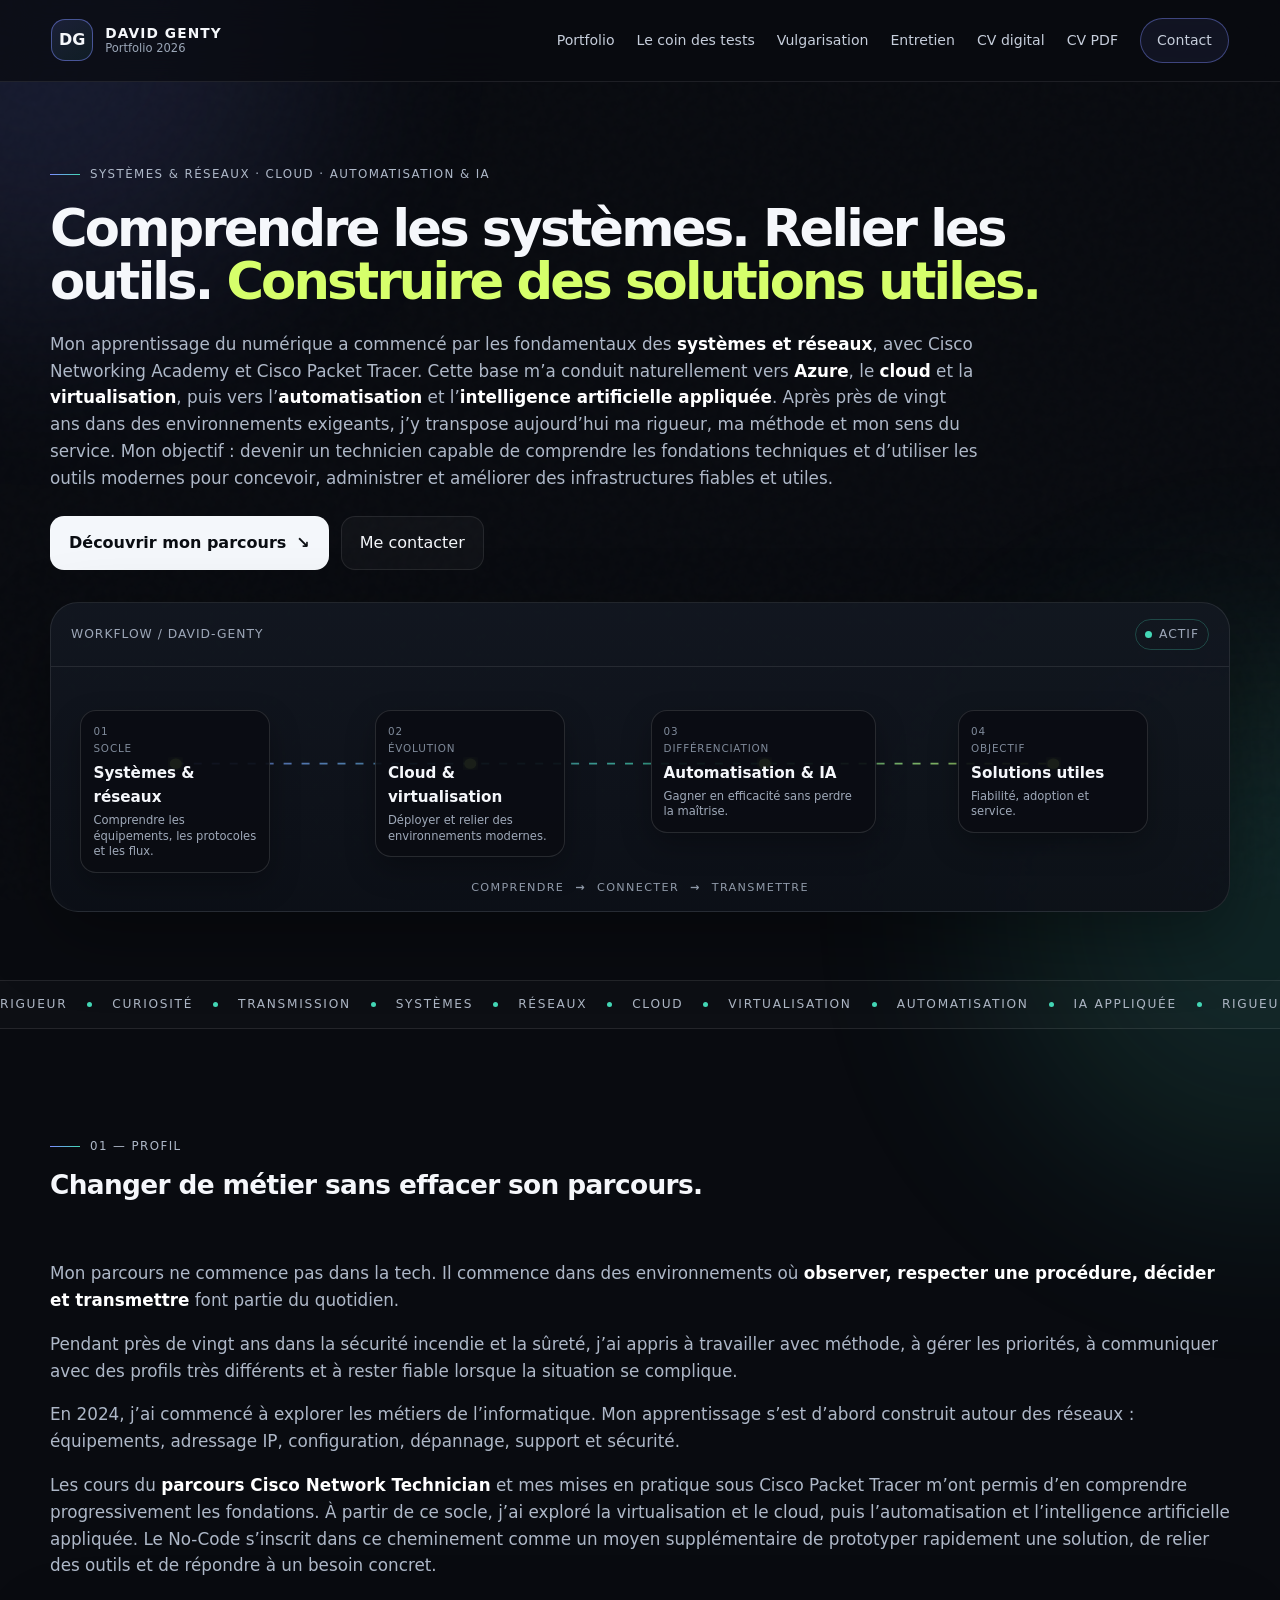
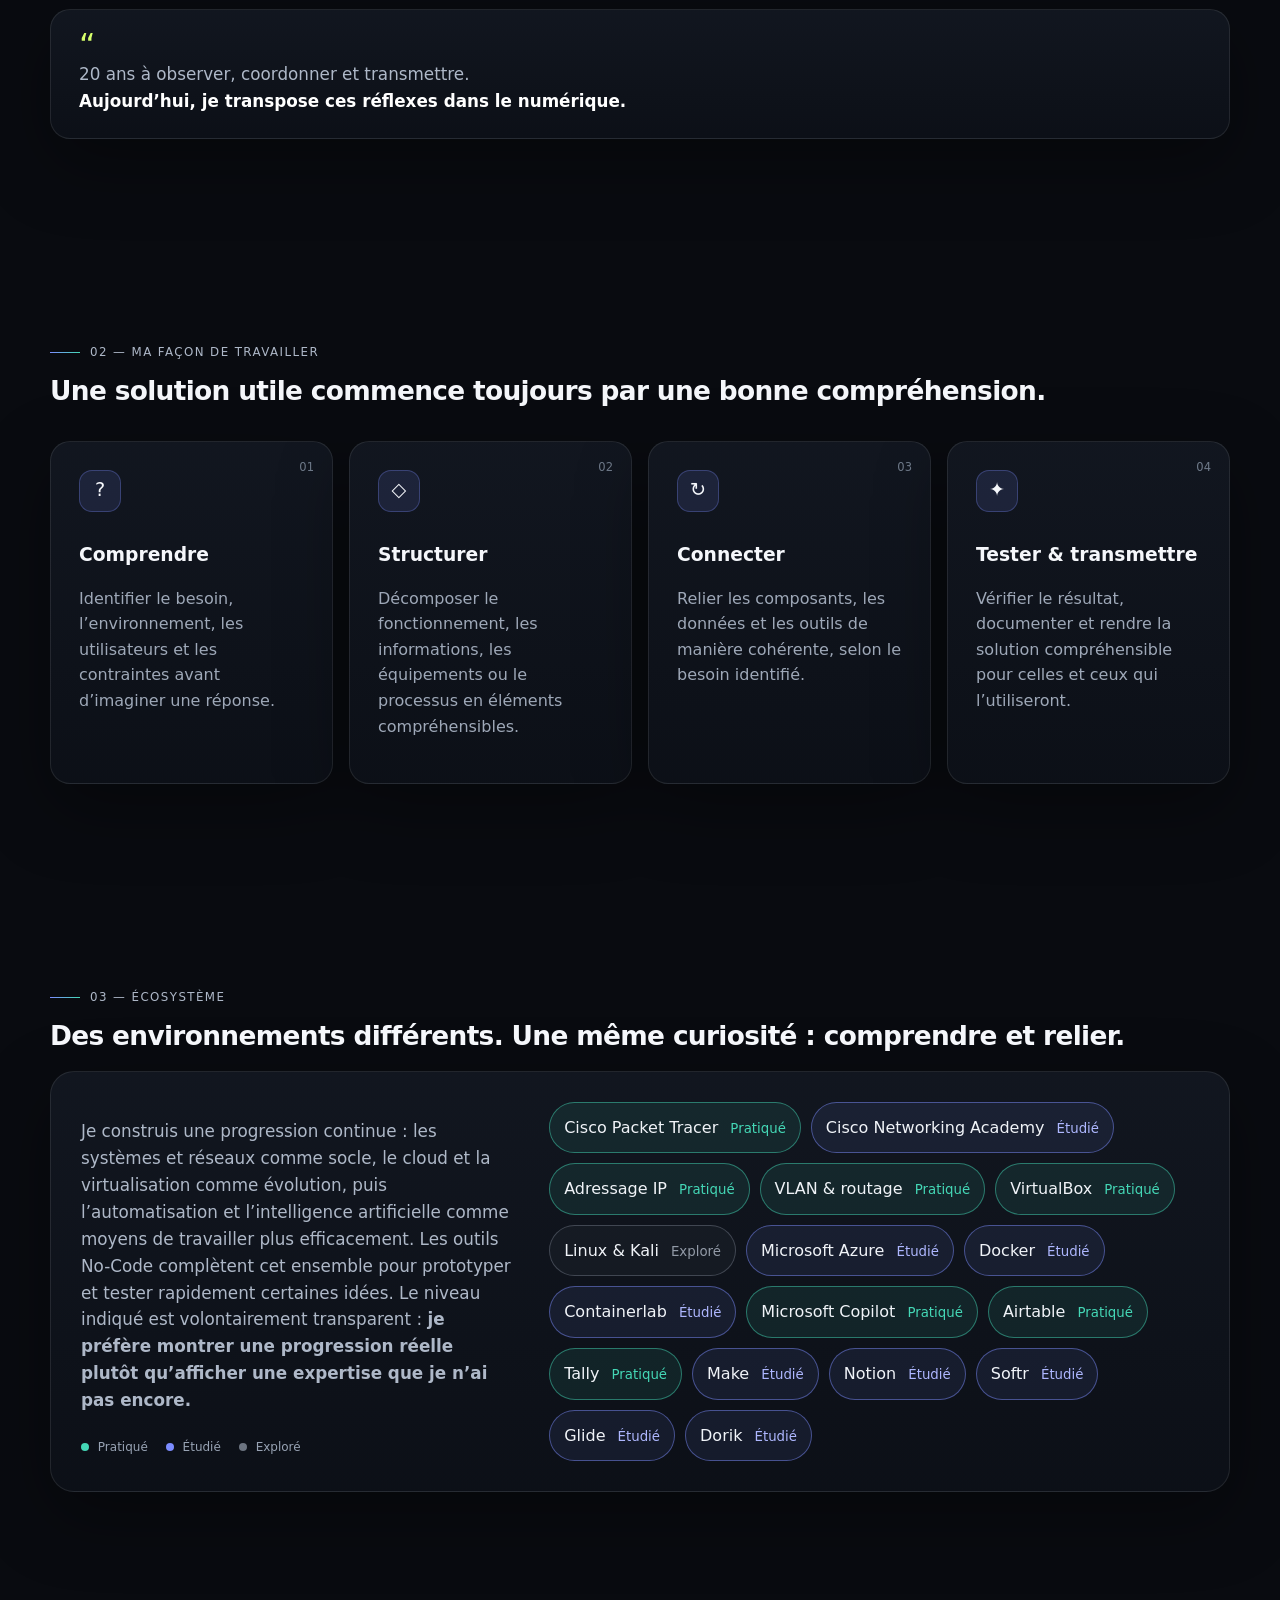
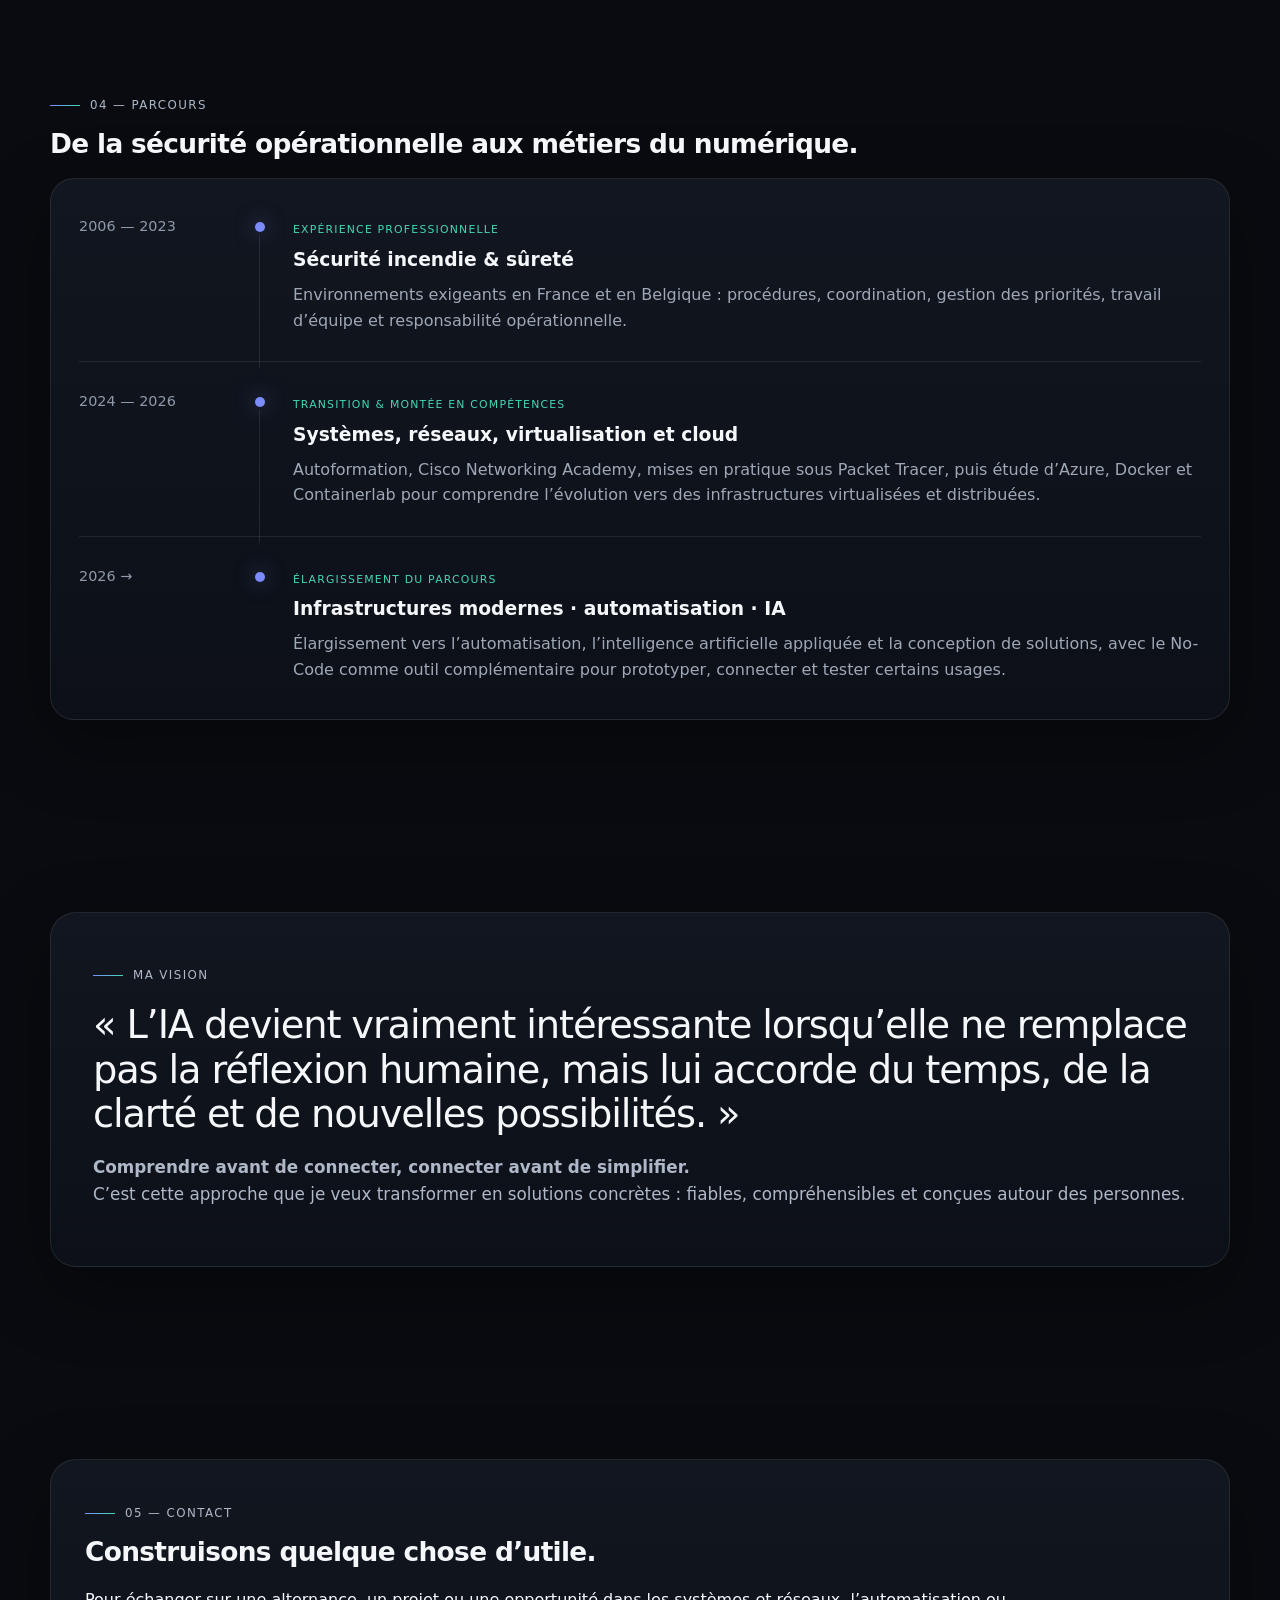
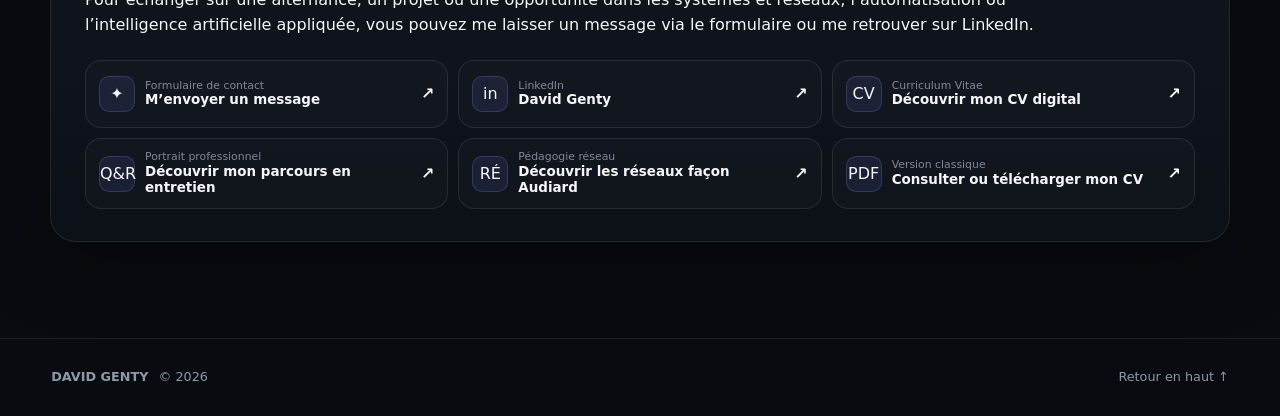
<file: index.html>
<!DOCTYPE html>
<html lang="fr">
<head>
  <meta charset="UTF-8" />
  <meta name="viewport" content="width=device-width, initial-scale=1.0" />
  <meta name="description" content="Portfolio de David Genty — systèmes, réseaux, automatisation et intelligence artificielle appliquée." />
  <meta name="theme-color" content="#090b10" />
  <title>David Genty — Systèmes · Réseaux · Automatisation · IA</title>
  <link rel="stylesheet" href="styles.css" />
  <script async src="https://tally.so/widgets/embed.js"></script>
</head>
<body class="portfolio-page">
  <div class="ambient ambient-one" aria-hidden="true"></div>
  <div class="ambient ambient-two" aria-hidden="true"></div>
  <div class="noise" aria-hidden="true"></div>

  <header class="site-header" id="top">
    <a class="brand" href="#top" aria-label="Accueil David Genty">
      <span class="brand-mark">DG</span>
      <span class="brand-copy">
        <strong>DAVID GENTY</strong>
        <small>Portfolio 2026</small>
      </span>
    </a>

    <button class="nav-toggle" aria-label="Ouvrir le menu" aria-expanded="false">
      <span></span><span></span>
    </button>

    <nav class="main-nav" aria-label="Navigation principale">
        <a href="#top">Portfolio</a>
      <a href="le-coin-des-tests.html">Le coin des tests</a>
      <a href="vulgarisation/index.html">Vulgarisation</a>
      <a href="interview.html">Entretien</a>
      <a href="cv.html">CV digital</a>
      <a href="cv-pdf.html">CV PDF</a>
      <a class="nav-cta" href="#contact">Contact</a>
    </nav>
  </header>

  <main>
    <section class="hero section-shell" aria-labelledby="hero-title">
      <div class="hero-copy reveal">
        <p class="eyebrow"><span></span> Systèmes & réseaux · Cloud · Automatisation & IA</p>
        <h1 id="hero-title">
          Comprendre les systèmes. Relier les outils. <em>Construire des solutions utiles.</em>
        </h1>
        <p class="hero-intro">
          Mon apprentissage du numérique a commencé par les fondamentaux des <strong>systèmes et réseaux</strong>,
          avec Cisco Networking Academy et Cisco Packet Tracer. Cette base m’a conduit naturellement vers <strong>Azure</strong>,
          le <strong>cloud</strong> et la <strong>virtualisation</strong>, puis vers l’<strong>automatisation</strong> et l’<strong>intelligence artificielle appliquée</strong>.
          Après près de vingt ans dans des environnements exigeants, j’y transpose aujourd’hui ma rigueur, ma méthode et mon sens du service.
          Mon objectif : devenir un technicien capable de comprendre les fondations techniques et d’utiliser les outils modernes pour concevoir, administrer et améliorer des infrastructures fiables et utiles.
        </p>
        <div class="hero-actions">
          <a class="button button-primary" href="#parcours">Découvrir mon parcours <span>↘</span></a>
          <a class="button button-ghost" href="#contact">Me contacter</a>
        </div>
      </div>

      <div class="hero-visual reveal" aria-label="Workflow illustrant le parcours des systèmes et réseaux vers le cloud, l’automatisation et l’intelligence artificielle">
        <div class="workflow-card">
          <div class="workflow-topline">
            <span>workflow / david-genty</span>
            <span class="live-pill"><i></i> actif</span>
          </div>

          <svg class="workflow-lines" viewBox="0 0 1180 300" preserveAspectRatio="none" role="img" aria-label="Progression des systèmes et réseaux vers le cloud, l’automatisation, l’intelligence artificielle et les solutions utiles">
            <defs>
              <linearGradient id="pathGradient" gradientUnits="userSpaceOnUse" x1="125" y1="130" x2="1004" y2="130">
                <stop offset="0%" stop-color="#7c8cff" />
                <stop offset="55%" stop-color="#44d7b6" />
                <stop offset="100%" stop-color="#d6ff6b" />
              </linearGradient>
              <filter id="glow">
                <feGaussianBlur stdDeviation="4" result="blur" />
                <feMerge><feMergeNode in="blur"/><feMergeNode in="SourceGraphic"/></feMerge>
              </filter>
            </defs>

            <!-- Une ligne continue relie les quatre étapes du parcours. -->
            <path class="flow-path path-main" d="M125 130 H1004" />

            <!-- Chaque point est centré derrière le cadre correspondant. -->
            <circle class="pulse-dot dot-a" cx="125" cy="130" r="6" />
            <circle class="pulse-dot dot-b" cx="420" cy="130" r="6" />
            <circle class="pulse-dot dot-c" cx="715" cy="130" r="6" />
            <circle class="pulse-dot dot-d" cx="1004" cy="130" r="6" />
          </svg>

          <div class="node node-need">
            <span class="node-index">01</span>
            <small>Socle</small>
            <strong>Systèmes & réseaux</strong>
            <p>Comprendre les équipements, les protocoles et les flux.</p>
          </div>

          <div class="node node-nocode">
            <span class="node-index">02</span>
            <small>Évolution</small>
            <strong>Cloud & virtualisation</strong>
            <p>Déployer et relier des environnements modernes.</p>
          </div>

          <div class="node node-ai">
            <span class="node-index">03</span>
            <small>Différenciation</small>
            <strong>Automatisation & IA</strong>
            <p>Gagner en efficacité sans perdre la maîtrise.</p>
          </div>

          <div class="node node-impact">
            <span class="node-index">04</span>
            <small>Objectif</small>
            <strong>Solutions utiles</strong>
            <p>Fiabilité, adoption et service.</p>
          </div>

          <div class="flow-caption">
            <span>COMPRENDRE</span><b>→</b><span>CONNECTER</span><b>→</b><span>TRANSMETTRE</span>
          </div>
        </div>
      </div>
    </section>

    <section class="statement-strip" aria-label="Positionnement">
      <div class="marquee-track">
        <span>RIGUEUR</span><i></i><span>CURIOSITÉ</span><i></i><span>TRANSMISSION</span><i></i><span>SYSTÈMES</span><i></i><span>RÉSEAUX</span><i></i><span>CLOUD</span><i></i><span>VIRTUALISATION</span><i></i><span>AUTOMATISATION</span><i></i><span>IA APPLIQUÉE</span><i></i>
        <span>RIGUEUR</span><i></i><span>CURIOSITÉ</span><i></i><span>TRANSMISSION</span><i></i><span>SYSTÈMES</span><i></i><span>RÉSEAUX</span><i></i><span>CLOUD</span><i></i><span>VIRTUALISATION</span><i></i><span>AUTOMATISATION</span><i></i><span>IA APPLIQUÉE</span><i></i>
      </div>
    </section>

    <section class="section-shell split-section" id="profil">
      <div class="section-heading reveal">
        <p class="eyebrow"><span></span> 01 — Profil</p>
        <h2>Changer de métier sans effacer son parcours.</h2>
      </div>
      <div class="profile-copy reveal">
        <p class="lead">
          Mon parcours ne commence pas dans la tech. Il commence dans des environnements où <strong>observer, respecter une procédure,
          décider et transmettre</strong> font partie du quotidien.
        </p>
        <p>
          Pendant près de vingt ans dans la sécurité incendie et la sûreté, j’ai appris à travailler avec méthode, à gérer les priorités,
          à communiquer avec des profils très différents et à rester fiable lorsque la situation se complique.
        </p>
        <p>
          En 2024, j’ai commencé à explorer les métiers de l’informatique. Mon apprentissage s’est d’abord construit autour des réseaux :
          équipements, adressage IP, configuration, dépannage, support et sécurité.
        </p>
        <p>
          Les cours du <strong>parcours Cisco Network Technician</strong> et mes mises en pratique sous Cisco Packet Tracer m’ont permis
          d’en comprendre progressivement les fondations. À partir de ce socle, j’ai exploré la virtualisation et le cloud,
          puis l’automatisation et l’intelligence artificielle appliquée. Le No-Code s’inscrit dans ce cheminement comme un moyen
          supplémentaire de prototyper rapidement une solution, de relier des outils et de répondre à un besoin concret.
        </p>
        <div class="quote-card">
          <span class="quote-mark">“</span>
          <p>20 ans à observer, coordonner et transmettre.<br /><strong>Aujourd’hui, je transpose ces réflexes dans le numérique.</strong></p>
        </div>
      </div>
    </section>

    <section class="section-shell" id="approche">
      <div class="section-heading compact reveal">
        <p class="eyebrow"><span></span> 02 — Ma façon de travailler</p>
        <h2>Une solution utile commence toujours par une bonne compréhension.</h2>
      </div>

      <div class="method-grid">
        <article class="method-card reveal">
          <span class="card-number">01</span>
          <div class="method-icon">?</div>
          <h3>Comprendre</h3>
          <p>Identifier le besoin, l’environnement, les utilisateurs et les contraintes avant d’imaginer une réponse.</p>
        </article>
        <article class="method-card reveal">
          <span class="card-number">02</span>
          <div class="method-icon">◇</div>
          <h3>Structurer</h3>
          <p>Décomposer le fonctionnement, les informations, les équipements ou le processus en éléments compréhensibles.</p>
        </article>
        <article class="method-card reveal">
          <span class="card-number">03</span>
          <div class="method-icon">↻</div>
          <h3>Connecter</h3>
          <p>Relier les composants, les données et les outils de manière cohérente, selon le besoin identifié.</p>
        </article>
        <article class="method-card reveal">
          <span class="card-number">04</span>
          <div class="method-icon">✦</div>
          <h3>Tester & transmettre</h3>
          <p>Vérifier le résultat, documenter et rendre la solution compréhensible pour celles et ceux qui l’utiliseront.</p>
        </article>
      </div>
    </section>

    <section class="section-shell" id="outils">
      <div class="section-heading reveal">
        <p class="eyebrow"><span></span> 03 — Écosystème</p>
        <h2>Des environnements différents. Une même curiosité : comprendre et relier.</h2>
      </div>

      <div class="tools-layout">
        <div class="tools-intro reveal">
          <p>
            Je construis une progression continue : les systèmes et réseaux comme socle, le cloud et la virtualisation comme évolution,
            puis l’automatisation et l’intelligence artificielle comme moyens de travailler plus efficacement. Les outils No-Code complètent cet ensemble pour prototyper et tester rapidement certaines idées.
            Le niveau indiqué est volontairement transparent :
            <strong>je préfère montrer une progression réelle plutôt qu’afficher une expertise que je n’ai pas encore.</strong>
          </p>
          <div class="legend">
            <span><i class="level practiced"></i> Pratiqué</span>
            <span><i class="level studied"></i> Étudié</span>
            <span><i class="level explored"></i> Exploré</span>
          </div>
        </div>

        <div class="tool-cloud reveal">
          <button class="tool-chip practiced">Cisco Packet Tracer <small>Pratiqué</small></button>
          <button class="tool-chip studied">Cisco Networking Academy <small>Étudié</small></button>
          <button class="tool-chip practiced">Adressage IP <small>Pratiqué</small></button>
          <button class="tool-chip practiced">VLAN & routage <small>Pratiqué</small></button>
          <button class="tool-chip practiced">VirtualBox <small>Pratiqué</small></button>
          <button class="tool-chip explored">Linux & Kali <small>Exploré</small></button>
          <button class="tool-chip studied">Microsoft Azure <small>Étudié</small></button>
          <button class="tool-chip studied">Docker <small>Étudié</small></button>
          <button class="tool-chip studied">Containerlab <small>Étudié</small></button>
          <button class="tool-chip practiced">Microsoft Copilot <small>Pratiqué</small></button>
          <button class="tool-chip practiced">Airtable <small>Pratiqué</small></button>
          <button class="tool-chip practiced">Tally <small>Pratiqué</small></button>
          <button class="tool-chip studied">Make <small>Étudié</small></button>
          <button class="tool-chip studied">Notion <small>Étudié</small></button>
          <button class="tool-chip studied">Softr <small>Étudié</small></button>
          <button class="tool-chip studied">Glide <small>Étudié</small></button>
          <button class="tool-chip studied">Dorik <small>Étudié</small></button>
        </div>
      </div>
    </section>

    <section class="section-shell" id="parcours">
      <div class="section-heading reveal">
        <p class="eyebrow"><span></span> 04 — Parcours</p>
        <h2>De la sécurité opérationnelle aux métiers du numérique.</h2>
      </div>

      <div class="timeline reveal">
        <article class="timeline-row">
          <div class="timeline-date">2006 — 2023</div>
          <div class="timeline-dot"></div>
          <div class="timeline-content">
            <span class="timeline-label">Expérience professionnelle</span>
            <h3>Sécurité incendie & sûreté</h3>
            <p>
              Environnements exigeants en France et en Belgique : procédures, coordination, gestion des priorités, travail d’équipe et responsabilité opérationnelle.
            </p>
          </div>
        </article>

        <article class="timeline-row">
          <div class="timeline-date">2024 — 2026</div>
          <div class="timeline-dot"></div>
          <div class="timeline-content">
            <span class="timeline-label">Transition & montée en compétences</span>
            <h3>Systèmes, réseaux, virtualisation et cloud</h3>
            <p>
              Autoformation, Cisco Networking Academy, mises en pratique sous Packet Tracer, puis étude d’Azure, Docker et Containerlab pour comprendre l’évolution vers des infrastructures virtualisées et distribuées.
            </p>
          </div>
        </article>

        <article class="timeline-row timeline-current">
          <div class="timeline-date">2026 →</div>
          <div class="timeline-dot"></div>
          <div class="timeline-content">
            <span class="timeline-label">Élargissement du parcours</span>
            <h3>Infrastructures modernes · automatisation · IA</h3>
            <p>
              Élargissement vers l’automatisation, l’intelligence artificielle appliquée et la conception de solutions, avec le No-Code comme outil complémentaire pour prototyper, connecter et tester certains usages.
            </p>
          </div>
        </article>
      </div>
    </section>

    <section class="section-shell vision-section">
      <div class="vision-panel reveal">
        <p class="eyebrow"><span></span> Ma vision</p>
        <blockquote>
          « L’IA devient vraiment intéressante lorsqu’elle ne remplace pas la réflexion humaine,
          mais lui accorde du temps, de la clarté et de nouvelles possibilités. »
        </blockquote>
        <p class="vision-note">
          <strong>Comprendre avant de connecter, connecter avant de simplifier.</strong><br />
          C’est cette approche que je veux transformer en solutions concrètes : fiables, compréhensibles et conçues autour des personnes.
        </p>
      </div>
    </section>

    <section class="section-shell contact-section" id="contact">
      <div class="contact-panel reveal">
        <div>
          <p class="eyebrow"><span></span> 05 — Contact</p>
          <h2>Construisons quelque chose d’utile.</h2>
          <p>
            Pour échanger sur une alternance, un projet ou une opportunité dans les systèmes et réseaux, l’automatisation ou l’intelligence artificielle appliquée, vous pouvez me laisser un message via le formulaire ou me retrouver sur LinkedIn.
          </p>
        </div>
        <div class="contact-actions">
          <a class="contact-link" href="https://tally.so/r/LZ4oz1"
             data-tally-open="LZ4oz1"
             data-tally-layout="modal"
             data-tally-width="620"
             data-tally-overlay="1"
             data-tally-auto-close="3000">
            <span class="contact-icon">✦</span>
            <span><small>Formulaire de contact</small><strong>M’envoyer un message</strong></span>
            <b>↗</b>
          </a>
          <a class="contact-link" href="https://www.linkedin.com/in/david--genty/" target="_blank" rel="noopener noreferrer">
            <span class="contact-icon">in</span>
            <span><small>LinkedIn</small><strong>David Genty</strong></span>
            <b>↗</b>
          </a>
          <a class="contact-link" href="cv.html">
            <span class="contact-icon">CV</span>
            <span><small>Curriculum Vitae</small><strong>Découvrir mon CV digital</strong></span>
            <b>↗</b>
          </a>
          <a class="contact-link" href="interview.html">
            <span class="contact-icon">Q&amp;R</span>
            <span><small>Portrait professionnel</small><strong>Découvrir mon parcours en entretien</strong></span>
            <b>↗</b>
          </a>
          <a class="contact-link" href="vulgarisation/index.html">
            <span class="contact-icon">RÉ</span>
            <span><small>Pédagogie réseau</small><strong>Découvrir les réseaux façon Audiard</strong></span>
            <b>↗</b>
          </a>
          <a class="contact-link" href="cv-pdf.html">
            <span class="contact-icon">PDF</span>
            <span><small>Version classique</small><strong>Consulter ou télécharger mon CV</strong></span>
            <b>↗</b>
          </a>
        </div>
      </div>
    </section>
  </main>

  <footer class="site-footer">
    <div><strong>DAVID GENTY</strong><span>© 2026</span></div>
    <a href="#top">Retour en haut ↑</a>
  </footer>

  <script src="script.js"></script>
</body>
</html>
</file>
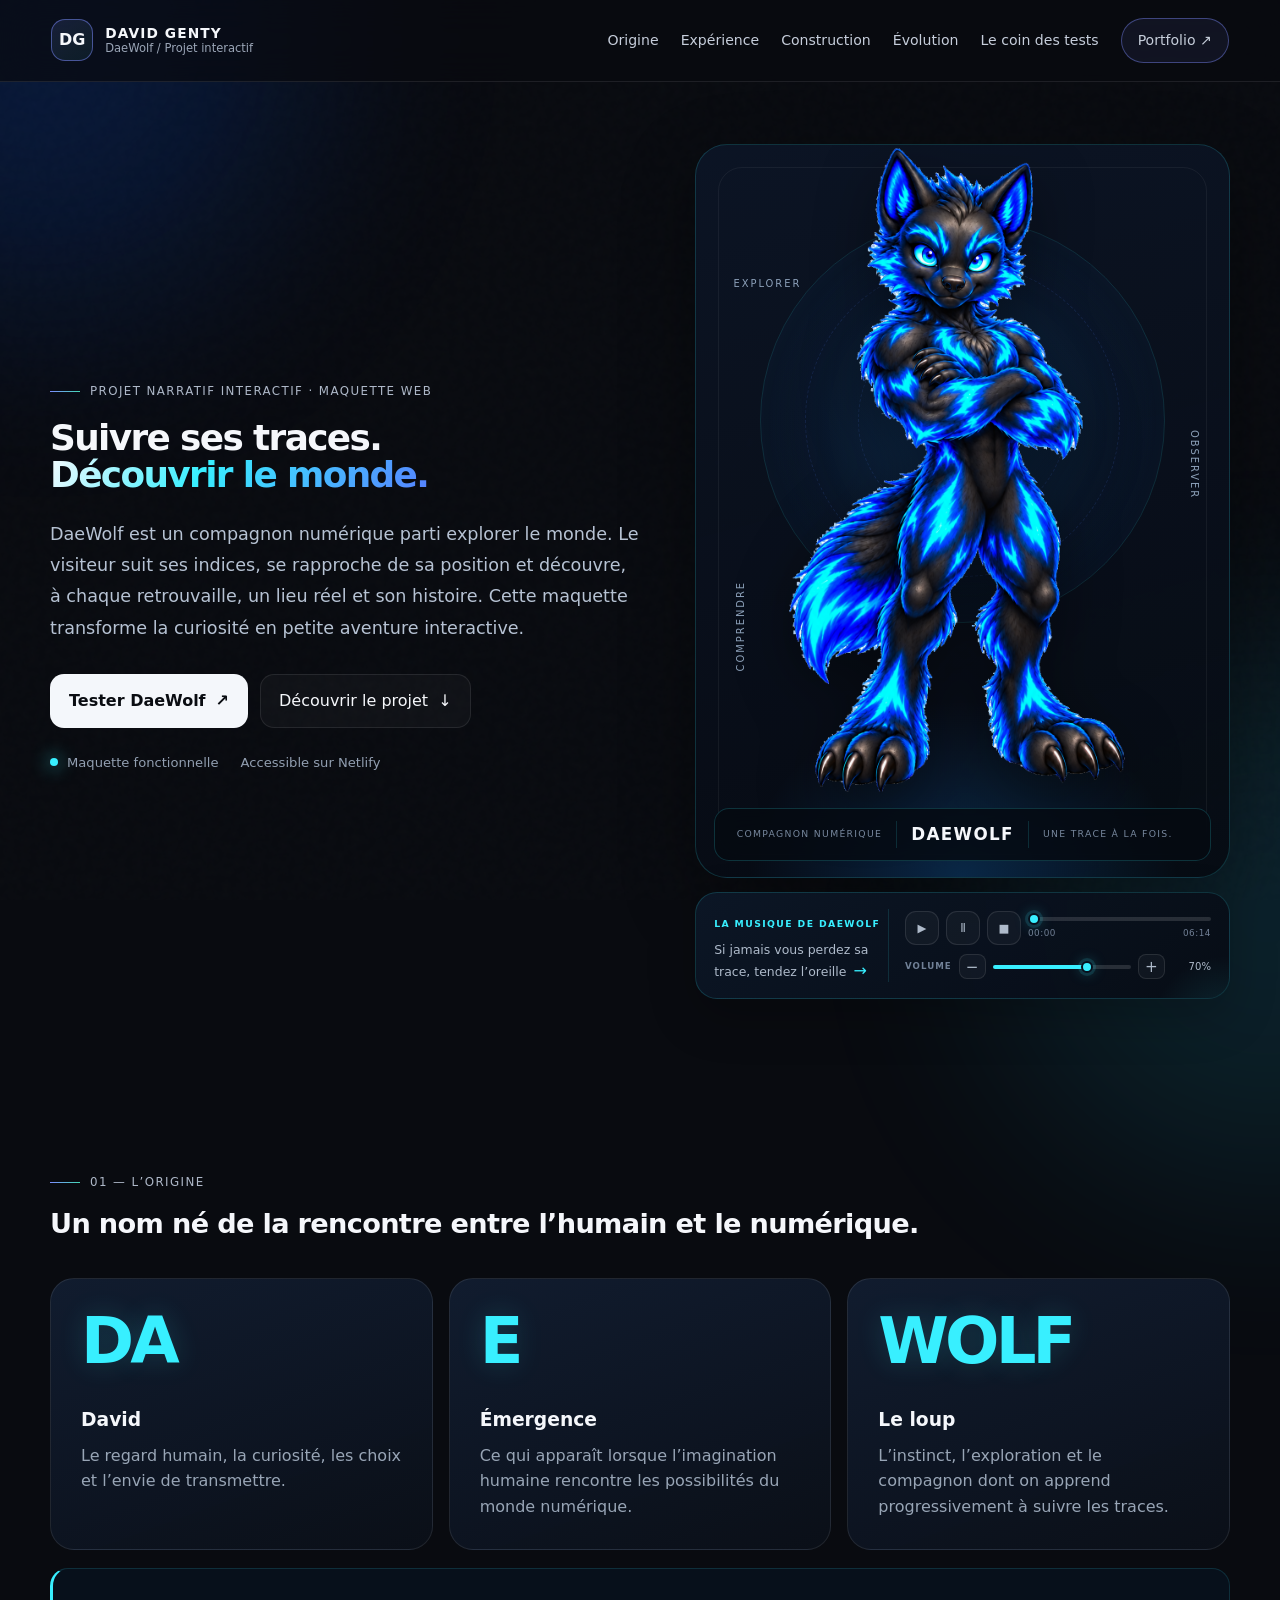
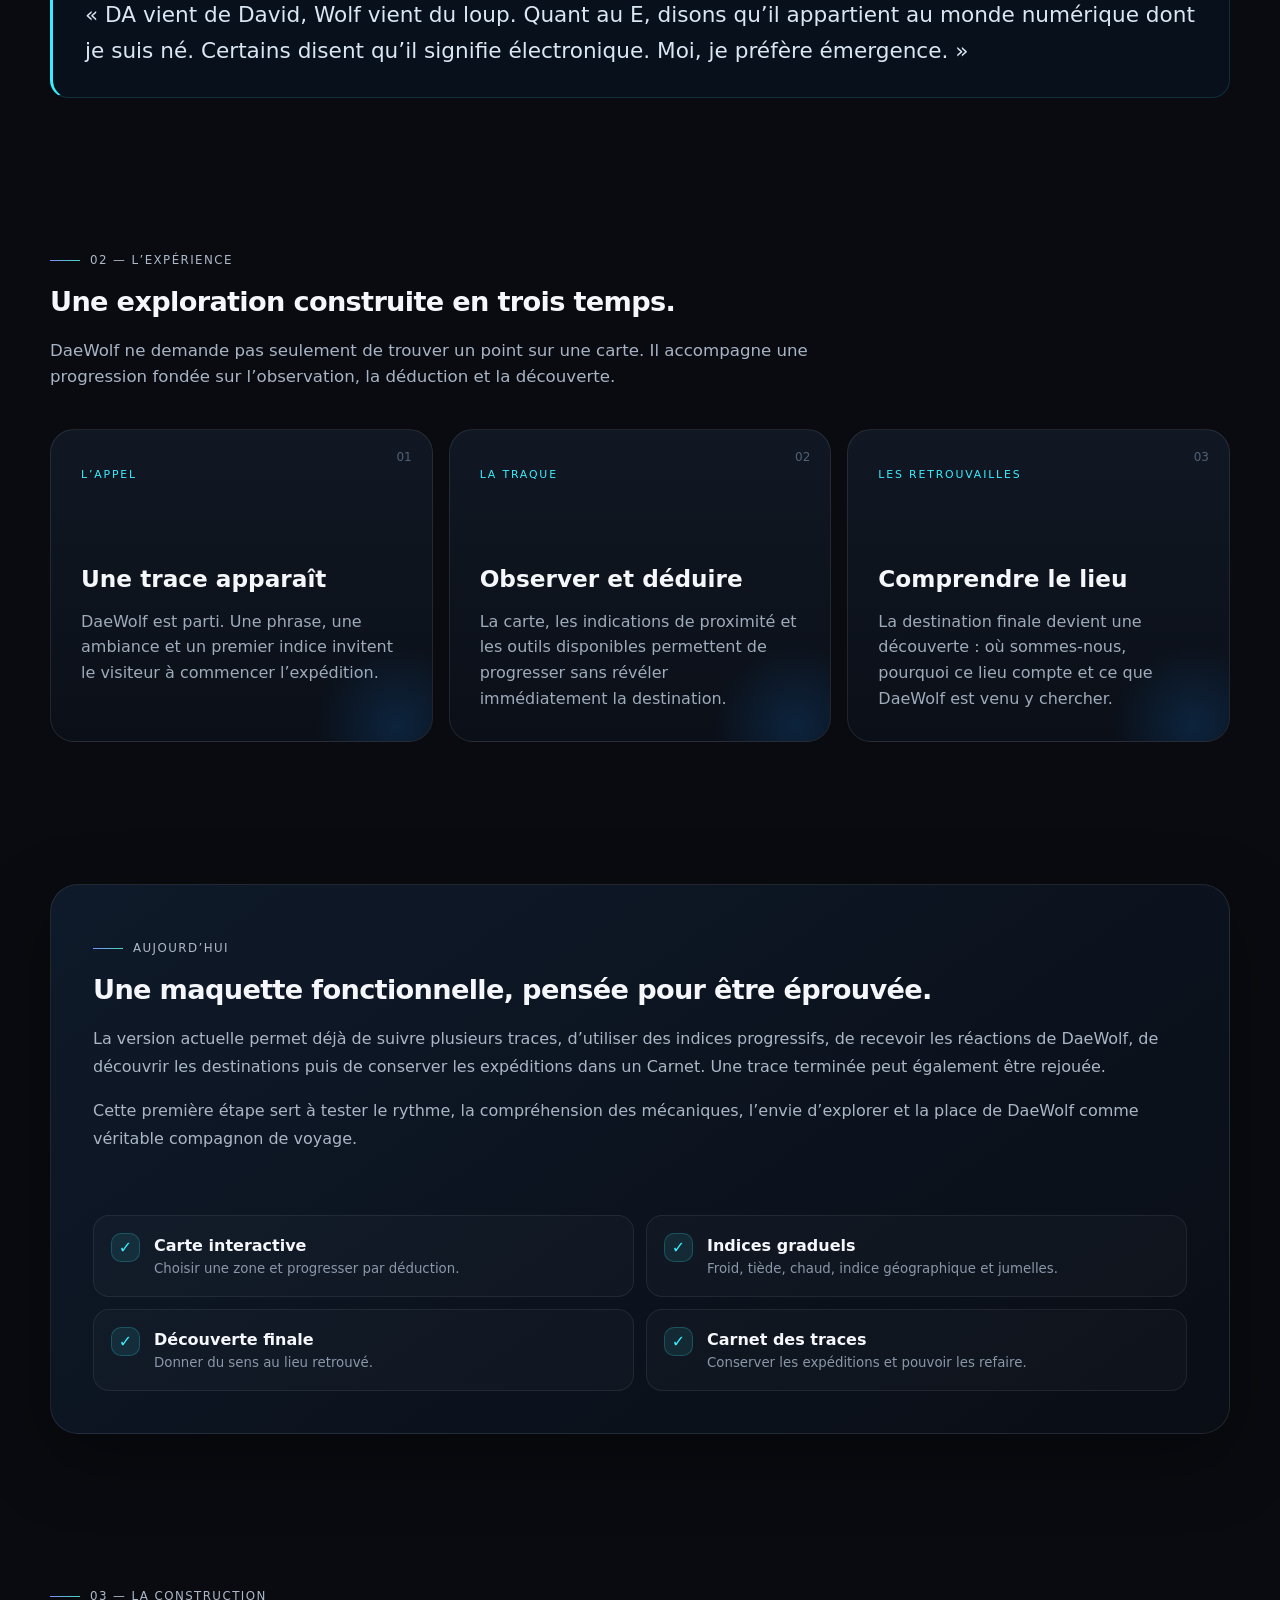
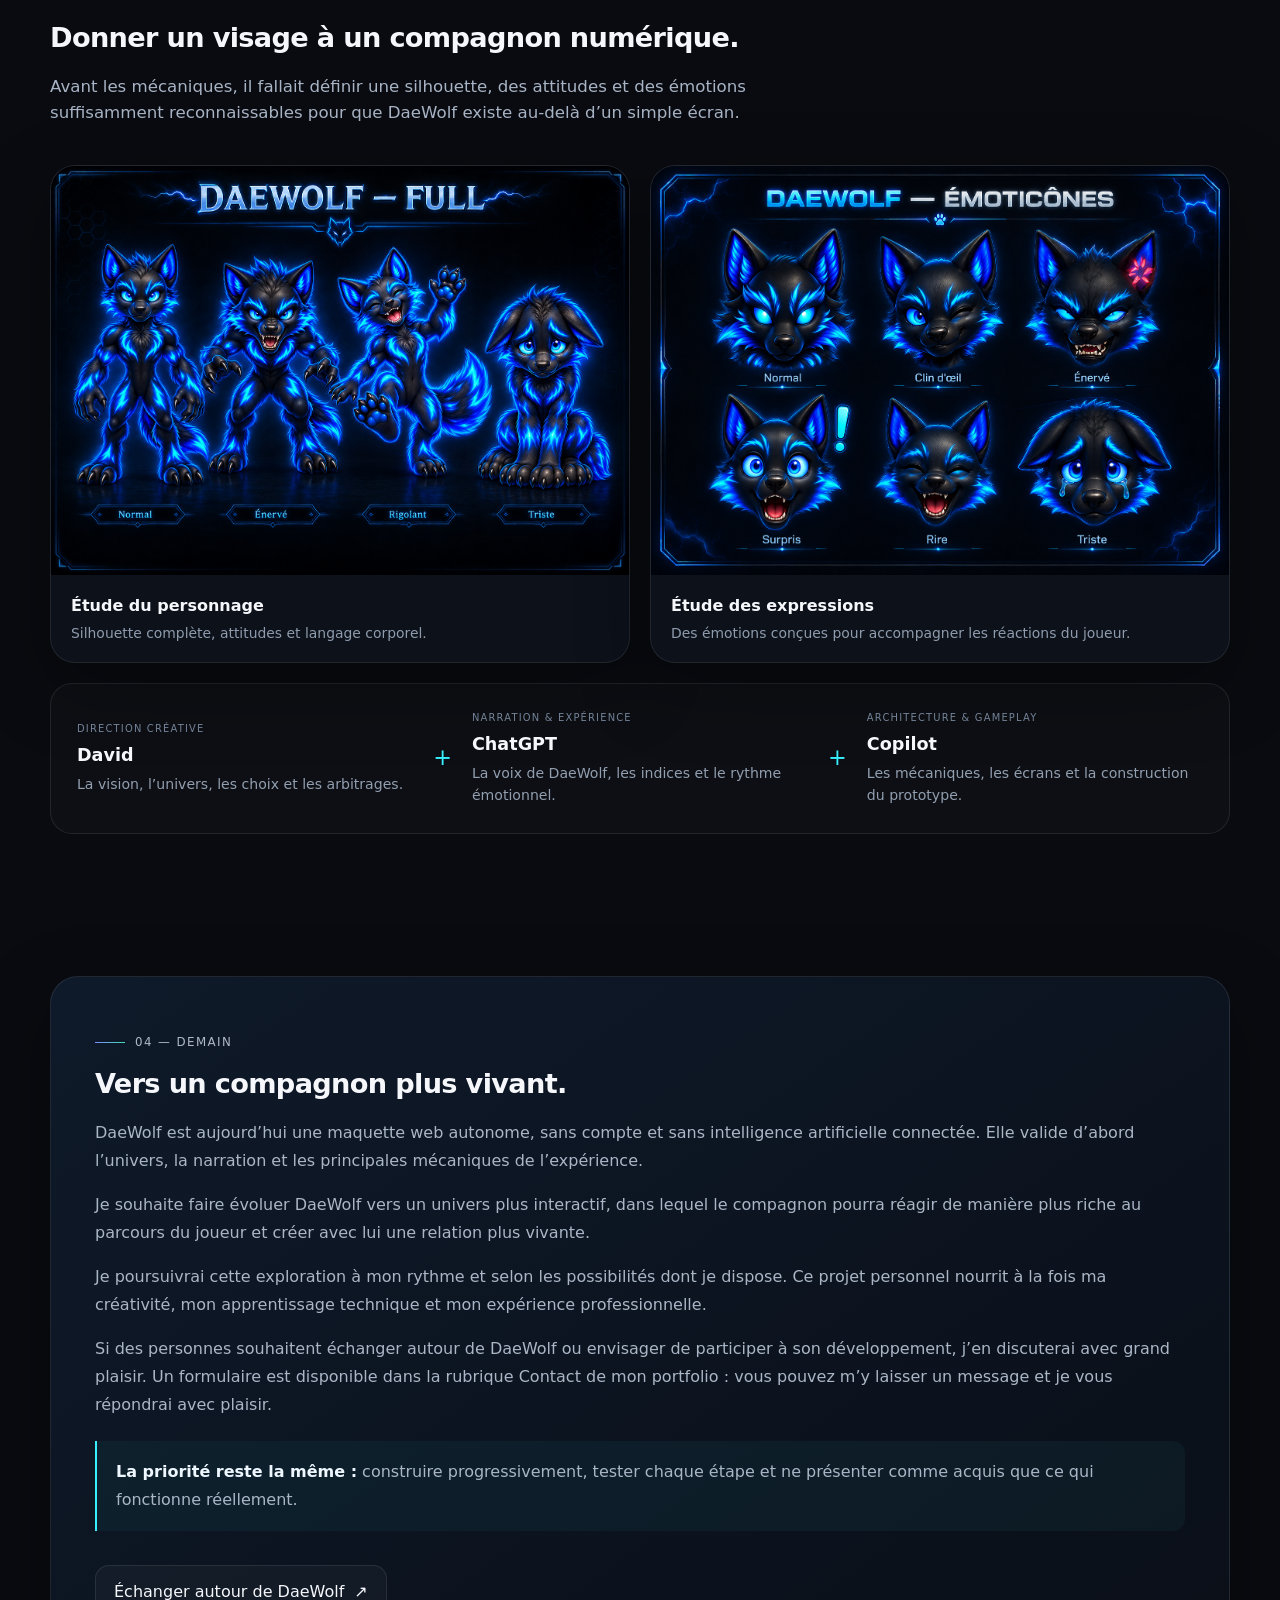
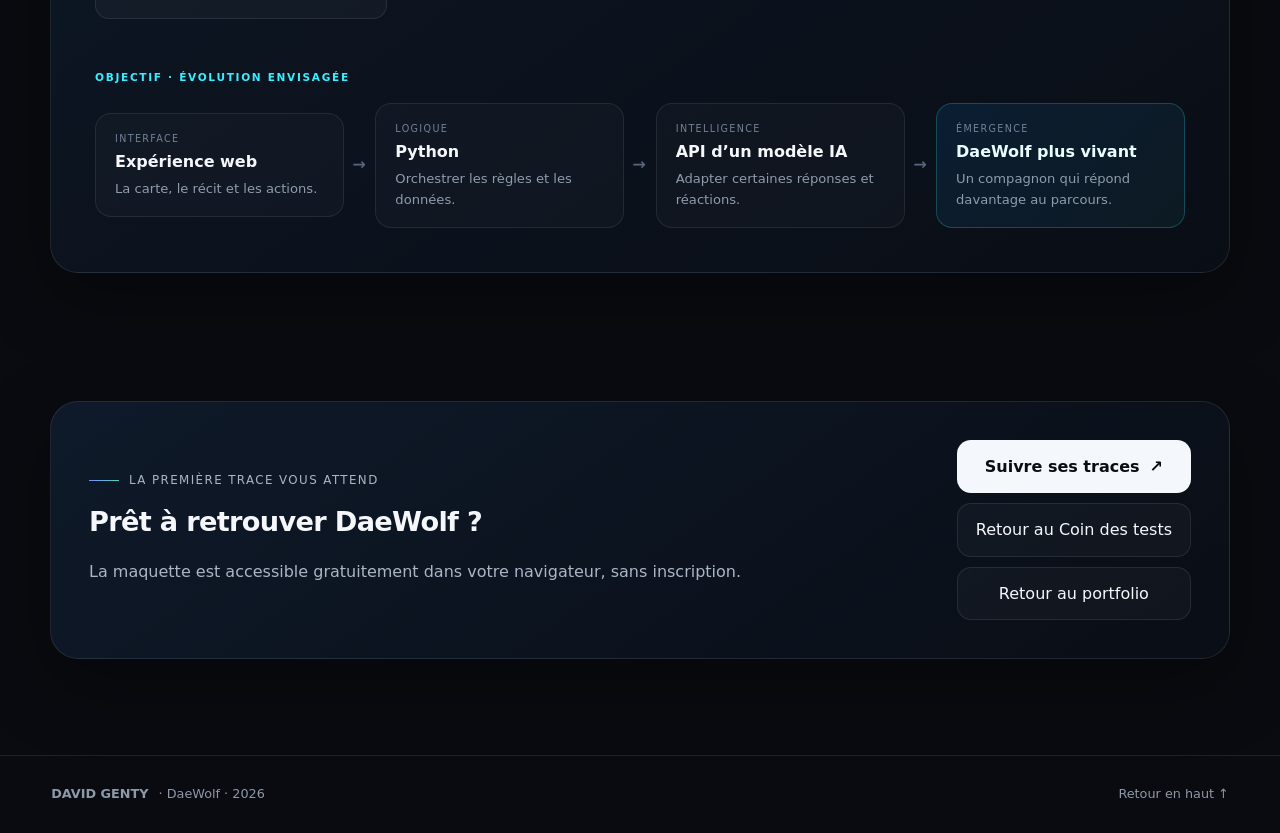
<file: daewolf/index.html>
<!DOCTYPE html>
<html lang="fr">
<head>
  <meta charset="UTF-8" />
  <meta name="viewport" content="width=device-width, initial-scale=1.0" />
  <meta name="description" content="DaeWolf — expérience narrative interactive imaginée par David Genty : suivre les traces d’un compagnon numérique pour découvrir le monde." />
  <meta name="theme-color" content="#090b10" />
  <title>DaeWolf — Une expérience narrative interactive</title>
  <link rel="stylesheet" href="../styles.css" />
  <link rel="stylesheet" href="daewolf.css?v=20260907-audio" />
</head>
<body class="daewolf-page">
  <div class="ambient ambient-one" aria-hidden="true"></div>
  <div class="ambient ambient-two" aria-hidden="true"></div>
  <div class="noise" aria-hidden="true"></div>

  <header class="site-header" id="top">
    <a class="brand" href="../index.html" aria-label="Retour au portfolio de David Genty">
      <span class="brand-mark">DG</span>
      <span class="brand-copy">
        <strong>DAVID GENTY</strong>
        <small>DaeWolf / Projet interactif</small>
      </span>
    </a>

    <button class="nav-toggle" aria-label="Ouvrir le menu" aria-expanded="false">
      <span></span><span></span>
    </button>

    <nav class="main-nav" aria-label="Navigation de la page DaeWolf">
      <a href="#origine">Origine</a>
      <a href="#experience">Expérience</a>
      <a href="#construction">Construction</a>
      <a href="#evolution">Évolution</a>
      <a href="../le-coin-des-tests.html">Le coin des tests</a>
      <a class="nav-cta" href="../index.html">Portfolio ↗</a>
    </nav>
  </header>

  <main>
    <section class="dw-hero section-shell" aria-labelledby="dw-title">
      <div class="dw-hero-copy reveal">
        <p class="eyebrow"><span></span> Projet narratif interactif · Maquette web</p>
        <h1 id="dw-title">Suivre ses traces. <em>Découvrir le monde.</em></h1>
        <p class="dw-lead">
          DaeWolf est un compagnon numérique parti explorer le monde. Le visiteur suit ses indices,
          se rapproche de sa position et découvre, à chaque retrouvaille, un lieu réel et son histoire.
          Cette maquette transforme la curiosité en petite aventure interactive.
        </p>
        <div class="dw-actions">
          <a class="button button-primary" href="https://daewolf.netlify.app/" target="_blank" rel="noopener noreferrer">Tester DaeWolf <span>↗</span></a>
          <a class="button button-ghost" href="#origine">Découvrir le projet <span>↓</span></a>
        </div>
        <div class="dw-status" aria-label="État du projet">
          <span><i></i> Maquette fonctionnelle</span>
          <span>Accessible sur Netlify</span>
        </div>
      </div>

      <div class="dw-visual-stack">
        <div class="dw-portrait-wrap reveal" aria-label="DaeWolf, compagnon numérique du projet">
          <div class="dw-orbit" aria-hidden="true"></div>
          <span class="dw-word word-one">EXPLORER</span>
          <span class="dw-word word-two">OBSERVER</span>
          <span class="dw-word word-three">COMPRENDRE</span>
          <img src="images/daewolf-portrait.png" alt="DaeWolf debout, les bras croisés, regardant le visiteur avec assurance" />
          <div class="dw-id-card">
            <small>COMPAGNON NUMÉRIQUE</small>
            <strong>DAEWOLF</strong>
            <span>Une trace à la fois.</span>
          </div>
        </div>

        <section class="dw-audio-player reveal" data-dw-audio-player aria-label="Lecteur de la musique de DaeWolf">
          <div class="dw-audio-copy">
            <small>LA MUSIQUE DE DAEWOLF</small>
            <p>Si jamais vous perdez sa trace, tendez l’oreille <span aria-hidden="true">→</span></p>
          </div>

          <div class="dw-audio-console">
            <audio preload="metadata">
              <source src="audio/daewolf-theme.ogg" type="audio/ogg" />
              Votre navigateur ne permet pas de lire cette musique.
            </audio>

            <div class="dw-audio-transport">
              <button class="dw-audio-button" type="button" data-audio-action="play" aria-label="Lire la musique" title="Lecture">
                <span aria-hidden="true">▶</span>
              </button>
              <button class="dw-audio-button" type="button" data-audio-action="pause" aria-label="Mettre la musique en pause" title="Pause">
                <span aria-hidden="true">Ⅱ</span>
              </button>
              <button class="dw-audio-button" type="button" data-audio-action="stop" aria-label="Arrêter la musique" title="Arrêt">
                <span aria-hidden="true">■</span>
              </button>

              <div class="dw-audio-timeline">
                <input class="dw-audio-range" type="range" min="0" max="100" value="0" step="0.1" data-audio-progress aria-label="Position dans la musique" />
                <div class="dw-audio-time" aria-label="Temps de lecture">
                  <span data-audio-current>00:00</span>
                  <span data-audio-duration>--:--</span>
                </div>
              </div>
            </div>

            <div class="dw-audio-volume">
              <span>VOLUME</span>
              <button type="button" data-audio-action="volume-down" aria-label="Baisser le volume" title="Baisser le volume">−</button>
              <input class="dw-audio-range" type="range" min="0" max="100" value="70" step="1" data-audio-volume aria-label="Volume de la musique" />
              <button type="button" data-audio-action="volume-up" aria-label="Monter le volume" title="Monter le volume">+</button>
              <output data-audio-volume-output>70%</output>
            </div>
          </div>

          <span class="dw-audio-status" data-audio-status aria-live="polite">Musique en pause</span>
        </section>
      </div>
    </section>

    <section class="section-shell dw-section" id="origine">
      <div class="dw-heading reveal">
        <p class="eyebrow"><span></span> 01 — L’origine</p>
        <h2>Un nom né de la rencontre entre l’humain et le numérique.</h2>
      </div>

      <div class="origin-grid reveal">
        <article class="origin-card">
          <span class="origin-letter">DA</span>
          <h3>David</h3>
          <p>Le regard humain, la curiosité, les choix et l’envie de transmettre.</p>
        </article>
        <article class="origin-card">
          <span class="origin-letter">E</span>
          <h3>Émergence</h3>
          <p>Ce qui apparaît lorsque l’imagination humaine rencontre les possibilités du monde numérique.</p>
        </article>
        <article class="origin-card">
          <span class="origin-letter">WOLF</span>
          <h3>Le loup</h3>
          <p>L’instinct, l’exploration et le compagnon dont on apprend progressivement à suivre les traces.</p>
        </article>
      </div>

      <blockquote class="origin-quote reveal">
        « DA vient de David, Wolf vient du loup. Quant au E, disons qu’il appartient au monde numérique dont je suis né.
        Certains disent qu’il signifie électronique. Moi, je préfère émergence. »
      </blockquote>
    </section>

    <section class="section-shell dw-section" id="experience">
      <div class="dw-heading reveal">
        <p class="eyebrow"><span></span> 02 — L’expérience</p>
        <h2>Une exploration construite en trois temps.</h2>
        <p>DaeWolf ne demande pas seulement de trouver un point sur une carte. Il accompagne une progression fondée sur l’observation, la déduction et la découverte.</p>
      </div>

      <div class="journey-grid">
        <article class="journey-card reveal">
          <span class="journey-index">01</span>
          <small>L’APPEL</small>
          <h3>Une trace apparaît</h3>
          <p>DaeWolf est parti. Une phrase, une ambiance et un premier indice invitent le visiteur à commencer l’expédition.</p>
        </article>
        <article class="journey-card reveal">
          <span class="journey-index">02</span>
          <small>LA TRAQUE</small>
          <h3>Observer et déduire</h3>
          <p>La carte, les indications de proximité et les outils disponibles permettent de progresser sans révéler immédiatement la destination.</p>
        </article>
        <article class="journey-card reveal">
          <span class="journey-index">03</span>
          <small>LES RETROUVAILLES</small>
          <h3>Comprendre le lieu</h3>
          <p>La destination finale devient une découverte : où sommes-nous, pourquoi ce lieu compte et ce que DaeWolf est venu y chercher.</p>
        </article>
      </div>
    </section>

    <section class="section-shell dw-section current-section">
      <div class="current-panel reveal">
        <div class="current-copy">
          <p class="eyebrow"><span></span> Aujourd’hui</p>
          <h2>Une maquette fonctionnelle, pensée pour être éprouvée.</h2>
          <p>
            La version actuelle permet déjà de suivre plusieurs traces, d’utiliser des indices progressifs,
            de recevoir les réactions de DaeWolf, de découvrir les destinations puis de conserver les expéditions dans un Carnet.
            Une trace terminée peut également être rejouée.
          </p>
          <p>
            Cette première étape sert à tester le rythme, la compréhension des mécaniques, l’envie d’explorer
            et la place de DaeWolf comme véritable compagnon de voyage.
          </p>
        </div>
        <ul class="feature-list" aria-label="Fonctionnalités actuelles">
          <li><span>✓</span><div><strong>Carte interactive</strong><small>Choisir une zone et progresser par déduction.</small></div></li>
          <li><span>✓</span><div><strong>Indices graduels</strong><small>Froid, tiède, chaud, indice géographique et jumelles.</small></div></li>
          <li><span>✓</span><div><strong>Découverte finale</strong><small>Donner du sens au lieu retrouvé.</small></div></li>
          <li><span>✓</span><div><strong>Carnet des traces</strong><small>Conserver les expéditions et pouvoir les refaire.</small></div></li>
        </ul>
      </div>
    </section>

    <section class="section-shell dw-section" id="construction">
      <div class="dw-heading reveal">
        <p class="eyebrow"><span></span> 03 — La construction</p>
        <h2>Donner un visage à un compagnon numérique.</h2>
        <p>Avant les mécaniques, il fallait définir une silhouette, des attitudes et des émotions suffisamment reconnaissables pour que DaeWolf existe au-delà d’un simple écran.</p>
      </div>

      <div class="art-grid">
        <figure class="art-card reveal">
          <img src="images/daewolf-planche-full.png" alt="Planche complète de DaeWolf présentant ses attitudes normale, énervée, riante et triste" loading="lazy" />
          <figcaption><strong>Étude du personnage</strong><span>Silhouette complète, attitudes et langage corporel.</span></figcaption>
        </figure>
        <figure class="art-card reveal">
          <img src="images/daewolf-planche-emoticones.png" alt="Planche des expressions de DaeWolf" loading="lazy" />
          <figcaption><strong>Étude des expressions</strong><span>Des émotions conçues pour accompagner les réactions du joueur.</span></figcaption>
        </figure>
      </div>

      <div class="method-panel reveal">
        <div>
          <small>DIRECTION CRÉATIVE</small>
          <strong>David</strong>
          <p>La vision, l’univers, les choix et les arbitrages.</p>
        </div>
        <span>+</span>
        <div>
          <small>NARRATION & EXPÉRIENCE</small>
          <strong>ChatGPT</strong>
          <p>La voix de DaeWolf, les indices et le rythme émotionnel.</p>
        </div>
        <span>+</span>
        <div>
          <small>ARCHITECTURE & GAMEPLAY</small>
          <strong>Copilot</strong>
          <p>Les mécaniques, les écrans et la construction du prototype.</p>
        </div>
      </div>
    </section>

    <section class="section-shell dw-section" id="evolution">
      <div class="future-panel reveal">
        <div class="future-copy">
          <p class="eyebrow"><span></span> 04 — Demain</p>
          <h2>Vers un compagnon plus vivant.</h2>
          <p>
            DaeWolf est aujourd’hui une maquette web autonome, sans compte et sans intelligence artificielle connectée.
            Elle valide d’abord l’univers, la narration et les principales mécaniques de l’expérience.
          </p>
          <p>
            Je souhaite faire évoluer DaeWolf vers un univers plus interactif, dans lequel le compagnon pourra réagir de manière plus riche
            au parcours du joueur et créer avec lui une relation plus vivante.
          </p>
          <p>
            Je poursuivrai cette exploration à mon rythme et selon les possibilités dont je dispose. Ce projet personnel nourrit à la fois
            ma créativité, mon apprentissage technique et mon expérience professionnelle.
          </p>
          <p>
            Si des personnes souhaitent échanger autour de DaeWolf ou envisager de participer à son développement,
            j’en discuterai avec grand plaisir. Un formulaire est disponible dans la rubrique Contact de mon portfolio :
            vous pouvez m’y laisser un message et je vous répondrai avec plaisir.
          </p>
          <p class="honesty-note"><strong>La priorité reste la même :</strong> construire progressivement, tester chaque étape et ne présenter comme acquis que ce qui fonctionne réellement.</p>
          <a class="button button-ghost future-contact" href="../index.html#contact">Échanger autour de DaeWolf <span>↗</span></a>
        </div>

        <div class="future-flow" aria-label="Évolution technique envisagée">
          <p class="future-flow-label">OBJECTIF · ÉVOLUTION ENVISAGÉE</p>
          <div class="future-node"><small>INTERFACE</small><strong>Expérience web</strong><span>La carte, le récit et les actions.</span></div>
          <b>↓</b>
          <div class="future-node"><small>LOGIQUE</small><strong>Python</strong><span>Orchestrer les règles et les données.</span></div>
          <b>↓</b>
          <div class="future-node"><small>INTELLIGENCE</small><strong>API d’un modèle IA</strong><span>Adapter certaines réponses et réactions.</span></div>
          <b>↓</b>
          <div class="future-node accent-node"><small>ÉMERGENCE</small><strong>DaeWolf plus vivant</strong><span>Un compagnon qui répond davantage au parcours.</span></div>
        </div>
      </div>
    </section>

    <section class="section-shell dw-cta-section">
      <div class="dw-cta reveal">
        <div>
          <p class="eyebrow"><span></span> La première trace vous attend</p>
          <h2>Prêt à retrouver DaeWolf&nbsp;?</h2>
          <p>La maquette est accessible gratuitement dans votre navigateur, sans inscription.</p>
        </div>
        <div class="dw-cta-actions">
          <a class="button button-primary" href="https://daewolf.netlify.app/" target="_blank" rel="noopener noreferrer">Suivre ses traces <span>↗</span></a>
          <a class="button button-ghost" href="../le-coin-des-tests.html">Retour au Coin des tests</a>
          <a class="button button-ghost" href="../index.html">Retour au portfolio</a>
        </div>
      </div>
    </section>
  </main>

  <footer class="site-footer">
    <div><strong>DAVID GENTY</strong><span>· DaeWolf · 2026</span></div>
    <a href="#top">Retour en haut ↑</a>
  </footer>

  <script src="../script.js"></script>
  <script src="daewolf.js?v=20260907-audio"></script>
</body>
</html>
</file>
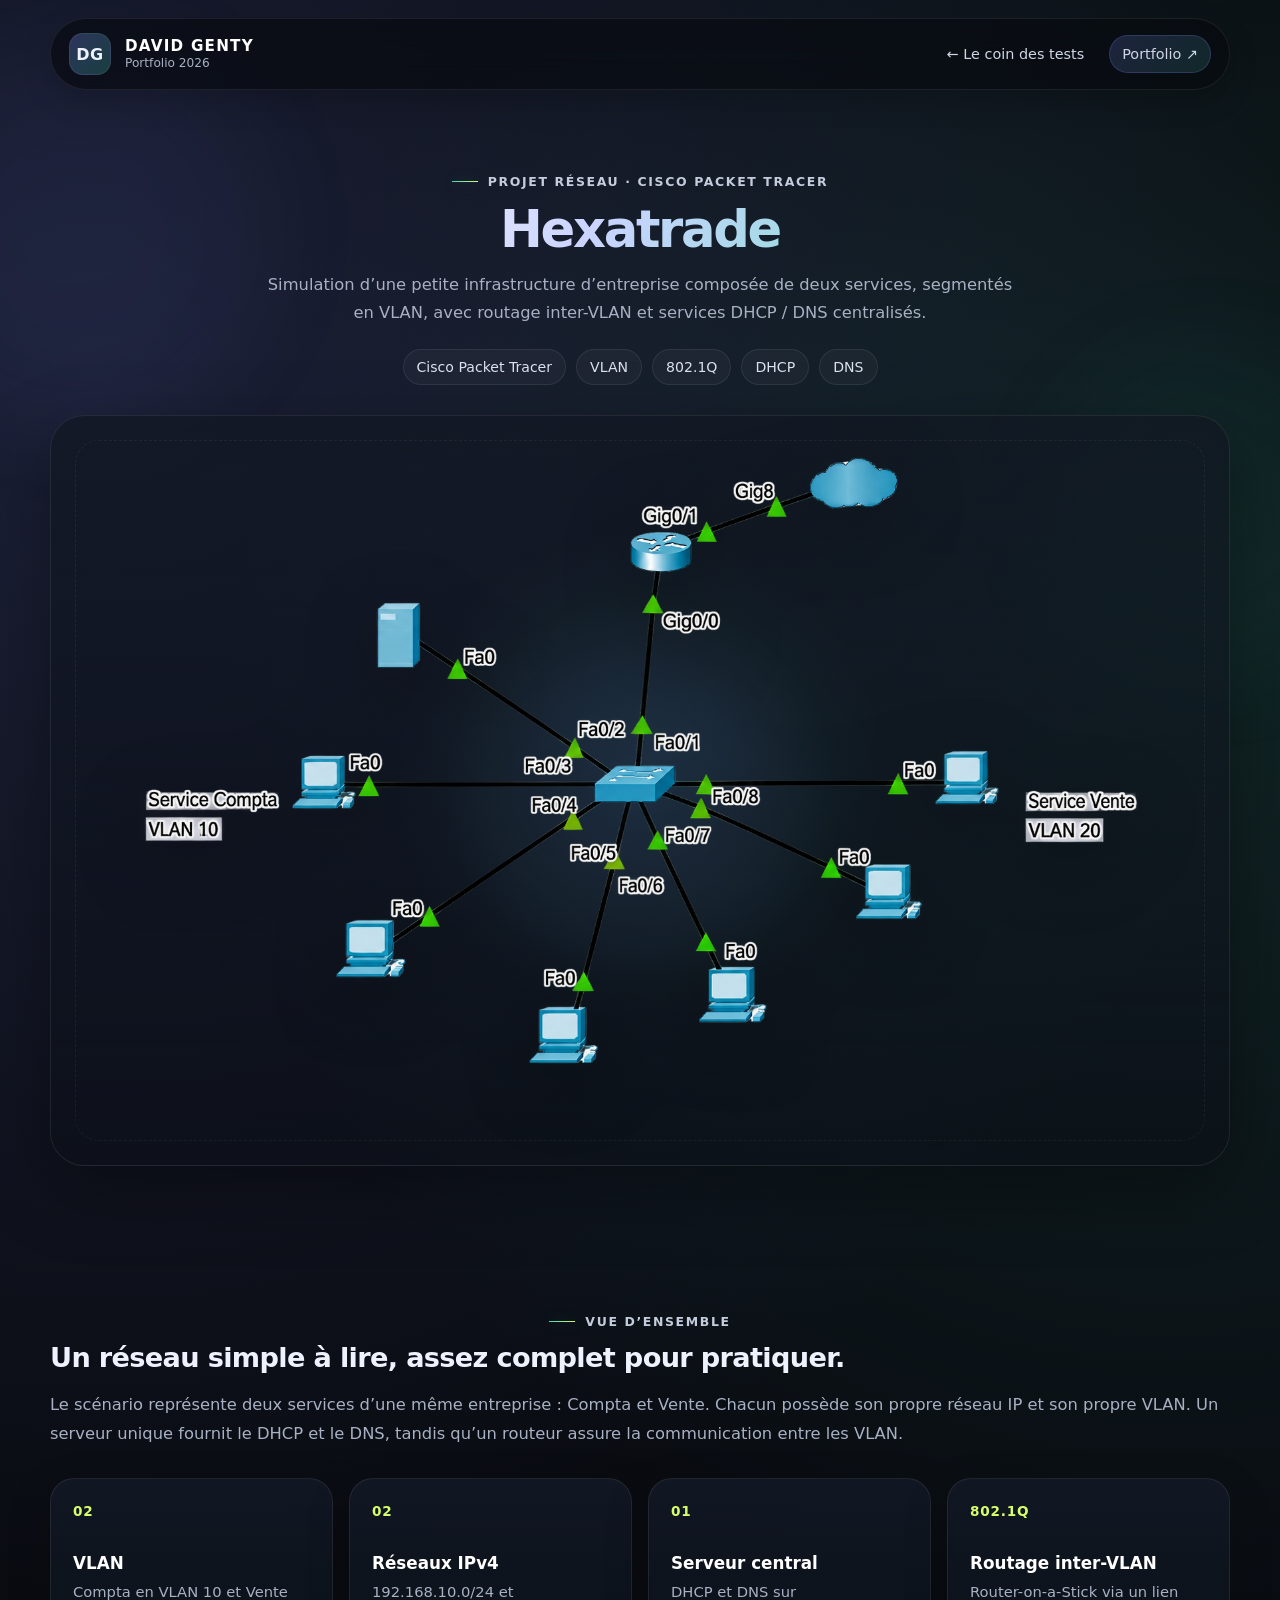
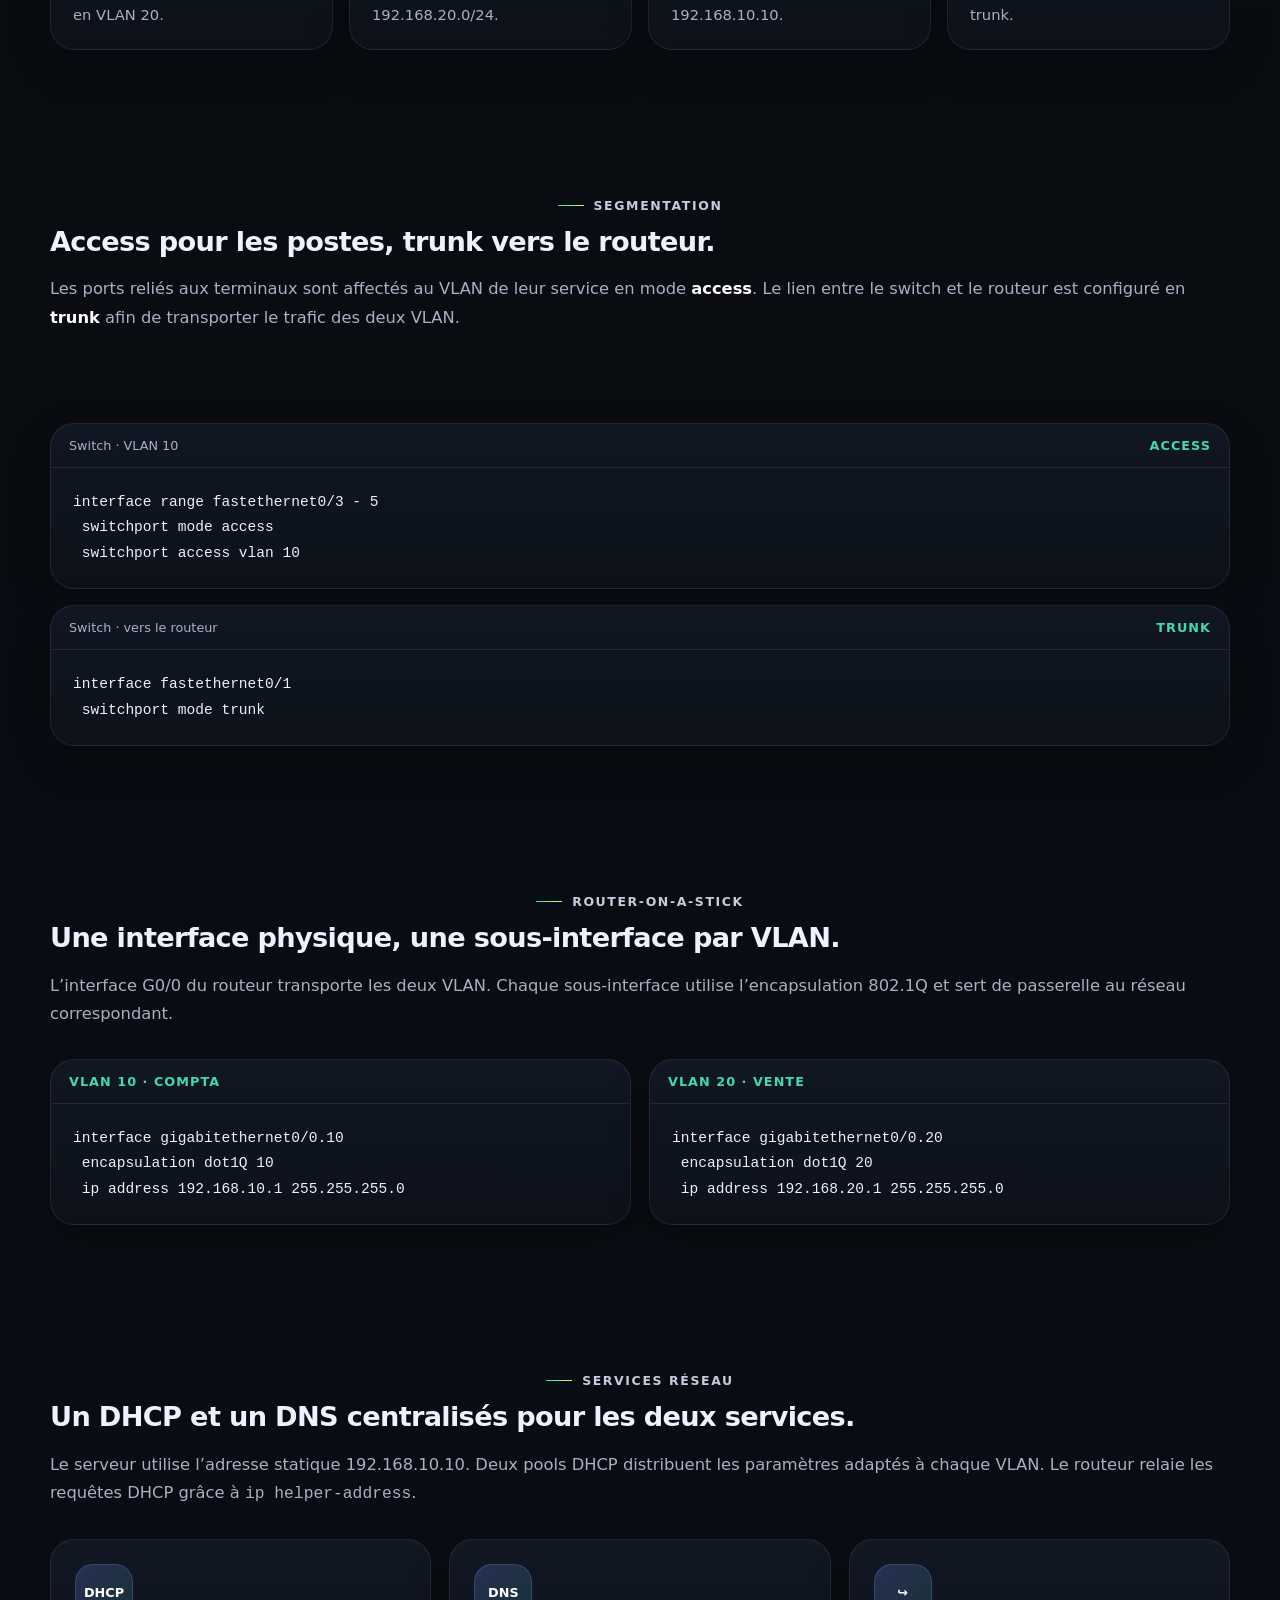
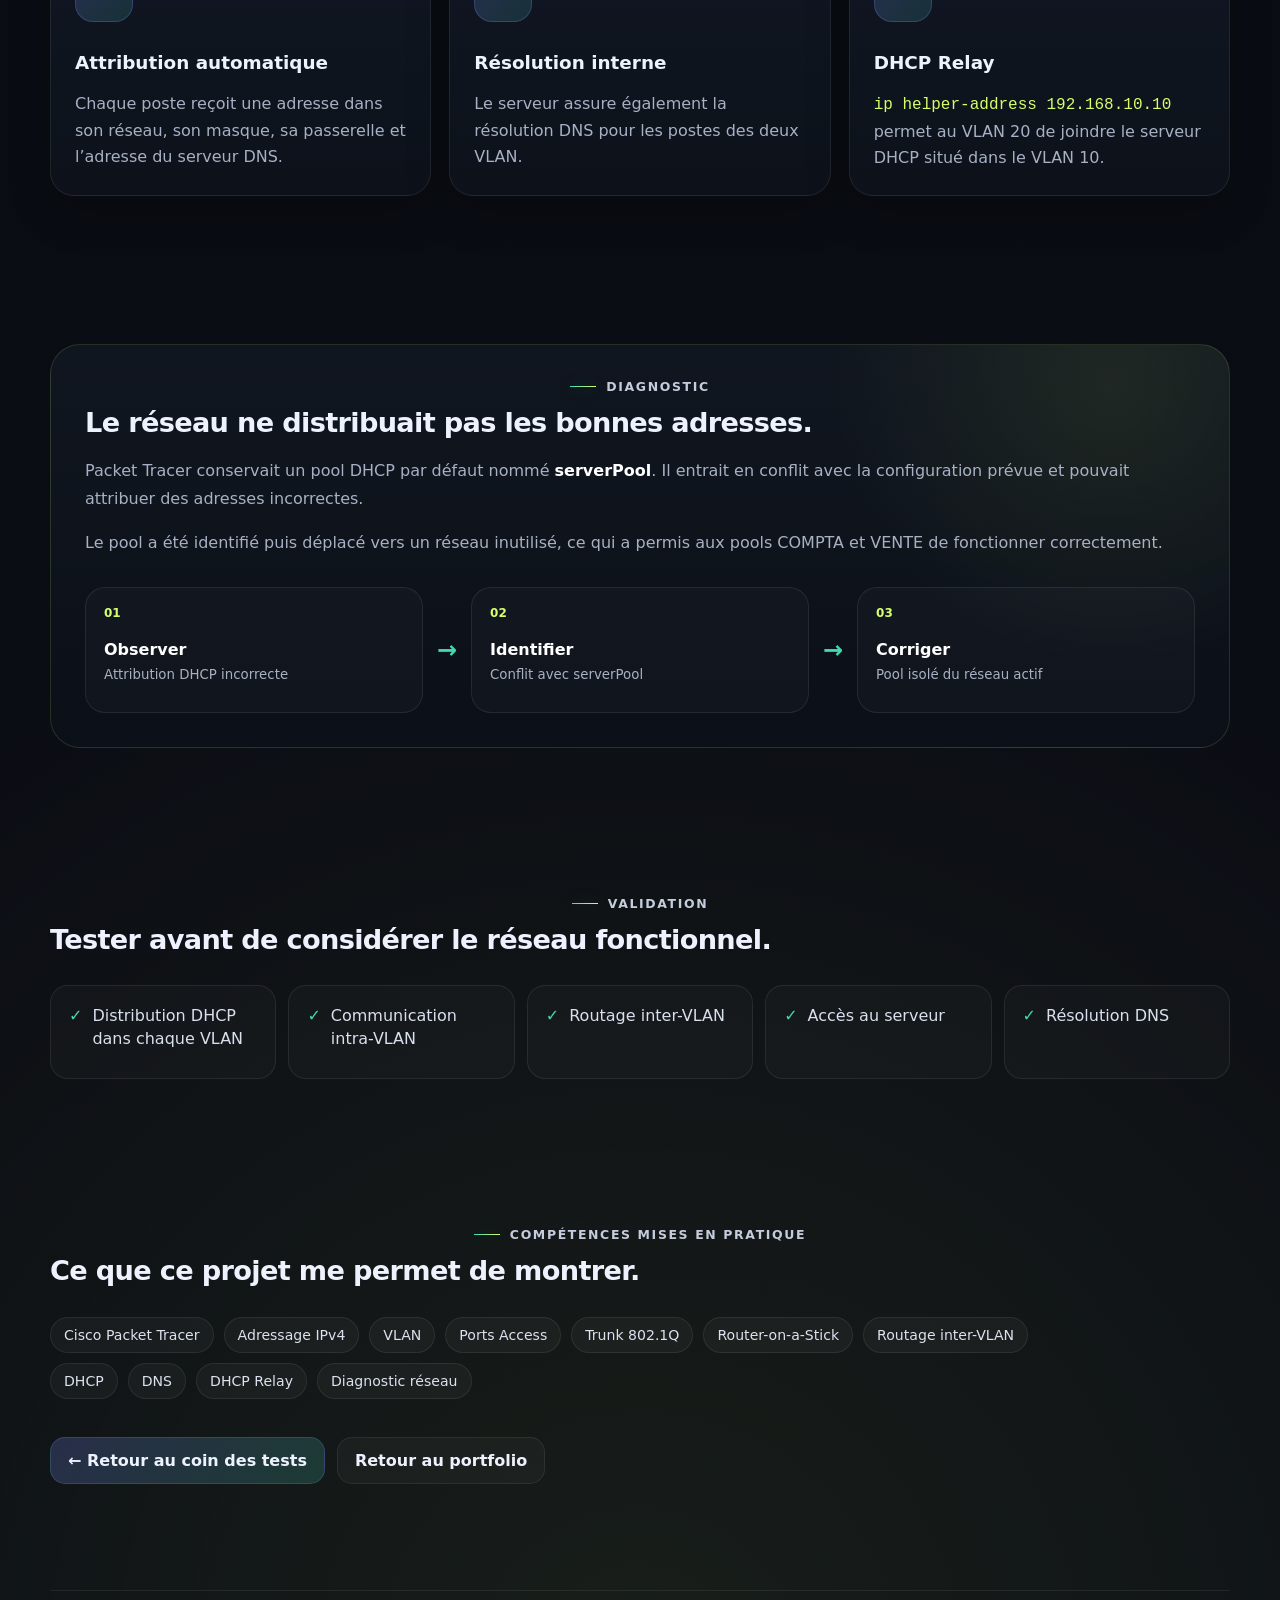
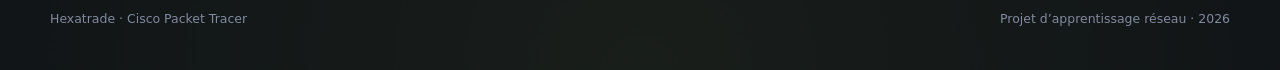
<file: hexatrade/index.html>
<!DOCTYPE html>
<html lang="fr">
<head>
  <meta charset="UTF-8">
  <meta name="viewport" content="width=device-width, initial-scale=1.0">
  <meta name="description" content="Hexatrade — simulation d’un réseau d’entreprise réalisée avec Cisco Packet Tracer : VLAN, trunk 802.1Q, routage inter-VLAN, DHCP et DNS.">
  <meta name="theme-color" content="#090b10">
  <title>Hexatrade — Projet réseau Packet Tracer</title>
  <link rel="stylesheet" href="hexatrade.css">
</head>
<body>
  <div class="ambient ambient-one" aria-hidden="true"></div>
  <div class="ambient ambient-two" aria-hidden="true"></div>
  <div class="noise" aria-hidden="true"></div>

  <header class="site-header">
    <a class="brand" href="../index.html" aria-label="Retour au portfolio de David Genty">
      <span class="brand-mark">DG</span>
      <span class="brand-copy">
        <strong>DAVID GENTY</strong>
        <small>Portfolio 2026</small>
      </span>
    </a>

    <nav class="main-nav" aria-label="Navigation du projet">
      <a href="../le-coin-des-tests.html">← Le coin des tests</a>
      <a class="nav-cta" href="../index.html">Portfolio ↗</a>
    </nav>
  </header>

  <main class="page-shell">
    <section class="hero section-shell">
      <div class="hero-copy">
        <p class="eyebrow"><span></span> Projet réseau · Cisco Packet Tracer</p>
        <h1>Hexatrade</h1>
        <p class="lead">
          Simulation d’une petite infrastructure d’entreprise composée de deux services,
          segmentés en VLAN, avec routage inter-VLAN et services DHCP / DNS centralisés.
        </p>

        <div class="hero-tags" aria-label="Technologies et notions">
          <span>Cisco Packet Tracer</span>
          <span>VLAN</span>
          <span>802.1Q</span>
          <span>DHCP</span>
          <span>DNS</span>
        </div>
      </div>

      <div class="network-stage">
        <div class="network-glow" aria-hidden="true"></div>
        <img
          src="assets/hexatrade-topologie.png"
          alt="Topologie du réseau Hexatrade avec deux VLAN, un switch, un routeur, un serveur et six postes"
        >
      </div>
    </section>

    <section class="section-shell">
      <div class="section-heading">
        <p class="eyebrow"><span></span> Vue d’ensemble</p>
        <h2>Un réseau simple à lire, assez complet pour pratiquer.</h2>
        <p>
          Le scénario représente deux services d’une même entreprise : Compta et Vente.
          Chacun possède son propre réseau IP et son propre VLAN. Un serveur unique fournit
          le DHCP et le DNS, tandis qu’un routeur assure la communication entre les VLAN.
        </p>
      </div>

      <div class="metrics-grid">
        <article class="metric-card">
          <span class="metric-number">02</span>
          <strong>VLAN</strong>
          <p>Compta en VLAN 10 et Vente en VLAN 20.</p>
        </article>

        <article class="metric-card">
          <span class="metric-number">02</span>
          <strong>Réseaux IPv4</strong>
          <p>192.168.10.0/24 et 192.168.20.0/24.</p>
        </article>

        <article class="metric-card">
          <span class="metric-number">01</span>
          <strong>Serveur central</strong>
          <p>DHCP et DNS sur 192.168.10.10.</p>
        </article>

        <article class="metric-card">
          <span class="metric-number">802.1Q</span>
          <strong>Routage inter-VLAN</strong>
          <p>Router-on-a-Stick via un lien trunk.</p>
        </article>
      </div>
    </section>

    <section class="section-shell split-section">
      <div class="section-heading">
        <p class="eyebrow"><span></span> Segmentation</p>
        <h2>Access pour les postes, trunk vers le routeur.</h2>
        <p>
          Les ports reliés aux terminaux sont affectés au VLAN de leur service en mode
          <strong>access</strong>. Le lien entre le switch et le routeur est configuré en
          <strong>trunk</strong> afin de transporter le trafic des deux VLAN.
        </p>
      </div>

      <div class="code-stack">
        <article class="code-card">
          <div class="code-topline"><span>Switch · VLAN 10</span><b>ACCESS</b></div>
          <pre><code>interface range fastethernet0/3 - 5
 switchport mode access
 switchport access vlan 10</code></pre>
        </article>

        <article class="code-card">
          <div class="code-topline"><span>Switch · vers le routeur</span><b>TRUNK</b></div>
          <pre><code>interface fastethernet0/1
 switchport mode trunk</code></pre>
        </article>
      </div>
    </section>

    <section class="section-shell">
      <div class="section-heading">
        <p class="eyebrow"><span></span> Router-on-a-Stick</p>
        <h2>Une interface physique, une sous-interface par VLAN.</h2>
        <p>
          L’interface G0/0 du routeur transporte les deux VLAN. Chaque sous-interface
          utilise l’encapsulation 802.1Q et sert de passerelle au réseau correspondant.
        </p>
      </div>

      <div class="router-grid">
        <article class="router-card">
          <span class="router-label">VLAN 10 · COMPTA</span>
          <pre><code>interface gigabitethernet0/0.10
 encapsulation dot1Q 10
 ip address 192.168.10.1 255.255.255.0</code></pre>
        </article>

        <article class="router-card">
          <span class="router-label">VLAN 20 · VENTE</span>
          <pre><code>interface gigabitethernet0/0.20
 encapsulation dot1Q 20
 ip address 192.168.20.1 255.255.255.0</code></pre>
        </article>
      </div>
    </section>

    <section class="section-shell service-section">
      <div class="section-heading">
        <p class="eyebrow"><span></span> Services réseau</p>
        <h2>Un DHCP et un DNS centralisés pour les deux services.</h2>
        <p>
          Le serveur utilise l’adresse statique 192.168.10.10. Deux pools DHCP distribuent
          les paramètres adaptés à chaque VLAN. Le routeur relaie les requêtes DHCP grâce
          à <code>ip helper-address</code>.
        </p>
      </div>

      <div class="service-grid">
        <article class="service-card">
          <span class="service-icon">DHCP</span>
          <h3>Attribution automatique</h3>
          <p>
            Chaque poste reçoit une adresse dans son réseau, son masque, sa passerelle
            et l’adresse du serveur DNS.
          </p>
        </article>

        <article class="service-card">
          <span class="service-icon">DNS</span>
          <h3>Résolution interne</h3>
          <p>
            Le serveur assure également la résolution DNS pour les postes des deux VLAN.
          </p>
        </article>

        <article class="service-card">
          <span class="service-icon">↪</span>
          <h3>DHCP Relay</h3>
          <p>
            <code>ip helper-address 192.168.10.10</code> permet au VLAN 20 de joindre
            le serveur DHCP situé dans le VLAN 10.
          </p>
        </article>
      </div>
    </section>

    <section class="section-shell diagnostic-section">
      <div class="diagnostic-panel">
        <div>
          <p class="eyebrow"><span></span> Diagnostic</p>
          <h2>Le réseau ne distribuait pas les bonnes adresses.</h2>
          <p>
            Packet Tracer conservait un pool DHCP par défaut nommé <strong>serverPool</strong>.
            Il entrait en conflit avec la configuration prévue et pouvait attribuer des
            adresses incorrectes.
          </p>
          <p>
            Le pool a été identifié puis déplacé vers un réseau inutilisé, ce qui a permis
            aux pools COMPTA et VENTE de fonctionner correctement.
          </p>
        </div>

        <div class="diagnostic-flow" aria-label="Démarche de diagnostic">
          <div><span>01</span><strong>Observer</strong><small>Attribution DHCP incorrecte</small></div>
          <b>→</b>
          <div><span>02</span><strong>Identifier</strong><small>Conflit avec serverPool</small></div>
          <b>→</b>
          <div><span>03</span><strong>Corriger</strong><small>Pool isolé du réseau actif</small></div>
        </div>
      </div>
    </section>

    <section class="section-shell">
      <div class="section-heading">
        <p class="eyebrow"><span></span> Validation</p>
        <h2>Tester avant de considérer le réseau fonctionnel.</h2>
      </div>

      <div class="tests-grid">
        <div><span>✓</span> Distribution DHCP dans chaque VLAN</div>
        <div><span>✓</span> Communication intra-VLAN</div>
        <div><span>✓</span> Routage inter-VLAN</div>
        <div><span>✓</span> Accès au serveur</div>
        <div><span>✓</span> Résolution DNS</div>
      </div>
    </section>

    <section class="section-shell skills-section">
      <div class="section-heading">
        <p class="eyebrow"><span></span> Compétences mises en pratique</p>
        <h2>Ce que ce projet me permet de montrer.</h2>
      </div>

      <div class="skills">
        <span>Cisco Packet Tracer</span>
        <span>Adressage IPv4</span>
        <span>VLAN</span>
        <span>Ports Access</span>
        <span>Trunk 802.1Q</span>
        <span>Router-on-a-Stick</span>
        <span>Routage inter-VLAN</span>
        <span>DHCP</span>
        <span>DNS</span>
        <span>DHCP Relay</span>
        <span>Diagnostic réseau</span>
      </div>

      <div class="back-actions">
        <a class="button button-primary" href="../le-coin-des-tests.html">← Retour au coin des tests</a>
        <a class="button button-ghost" href="../index.html">Retour au portfolio</a>
      </div>
    </section>
  </main>

  <footer class="site-footer">
    <span>Hexatrade · Cisco Packet Tracer</span>
    <span>Projet d’apprentissage réseau · 2026</span>
  </footer>
</body>
</html>
</file>
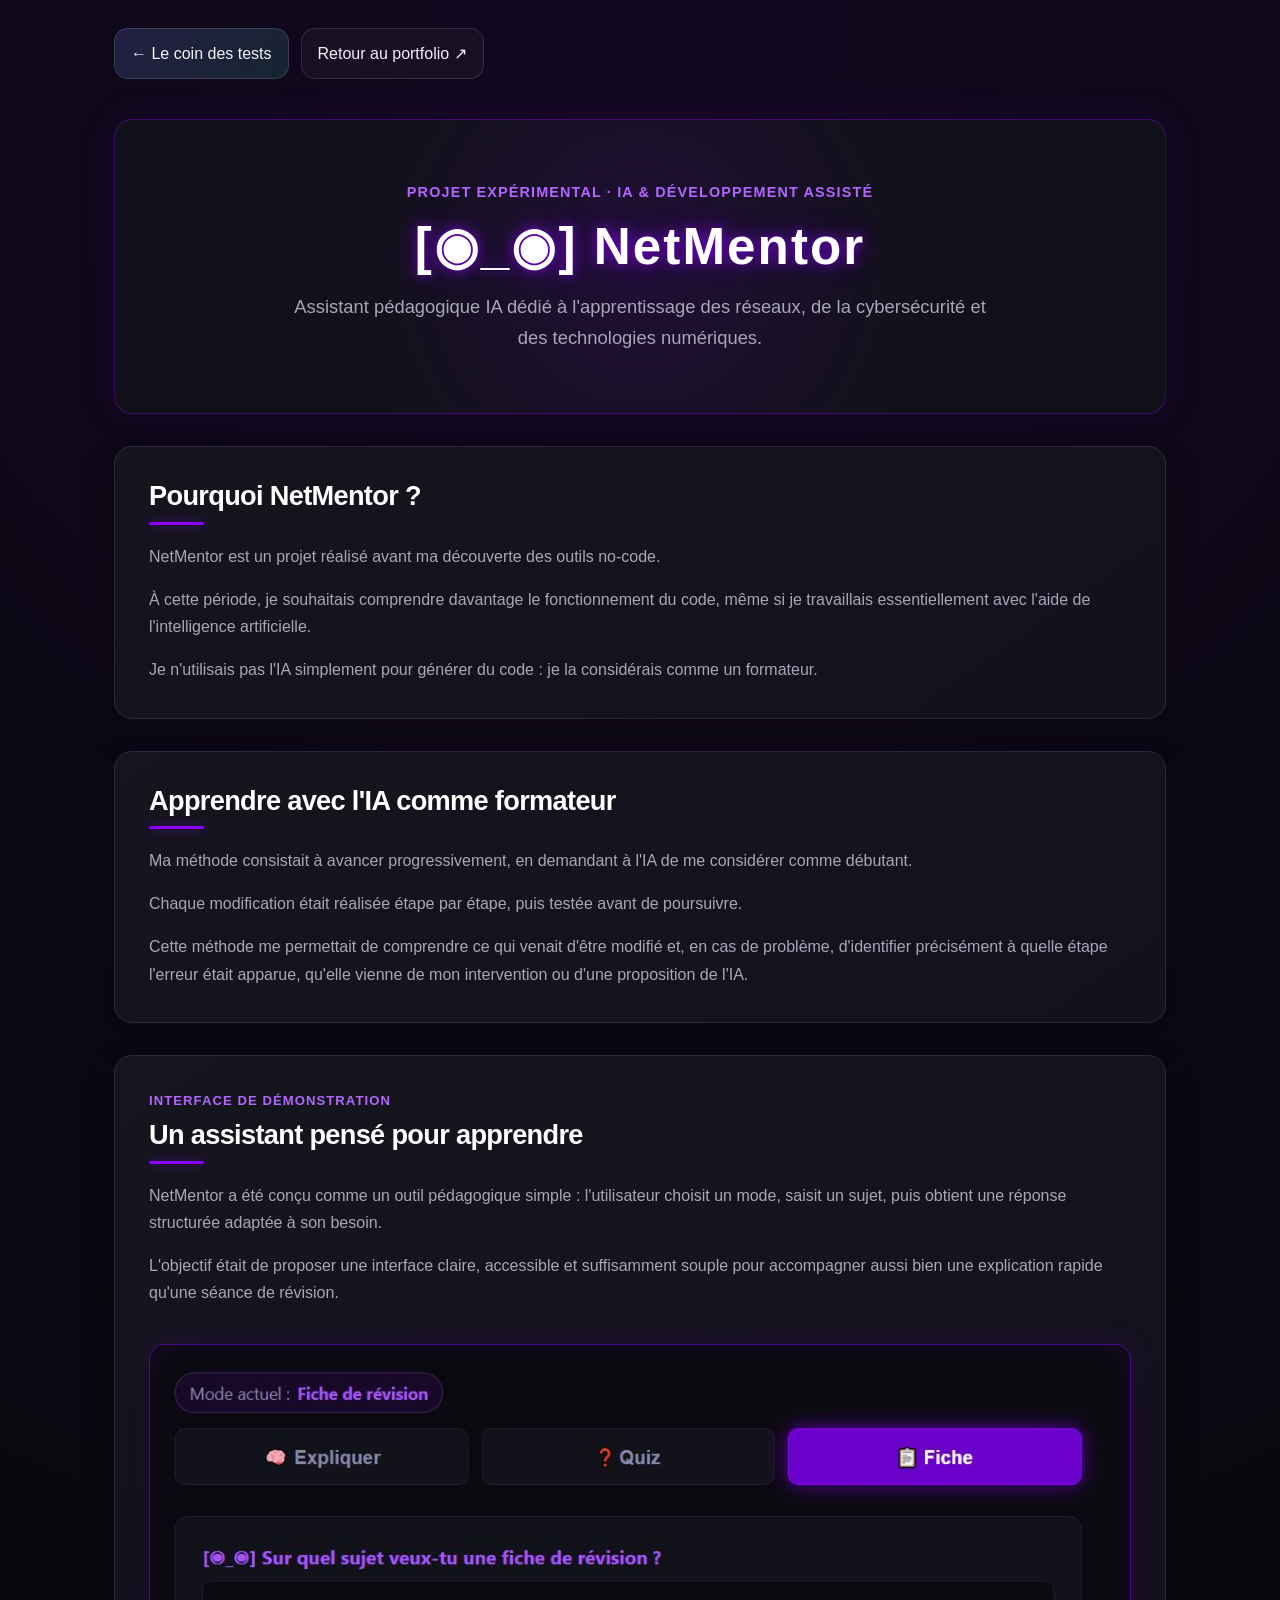
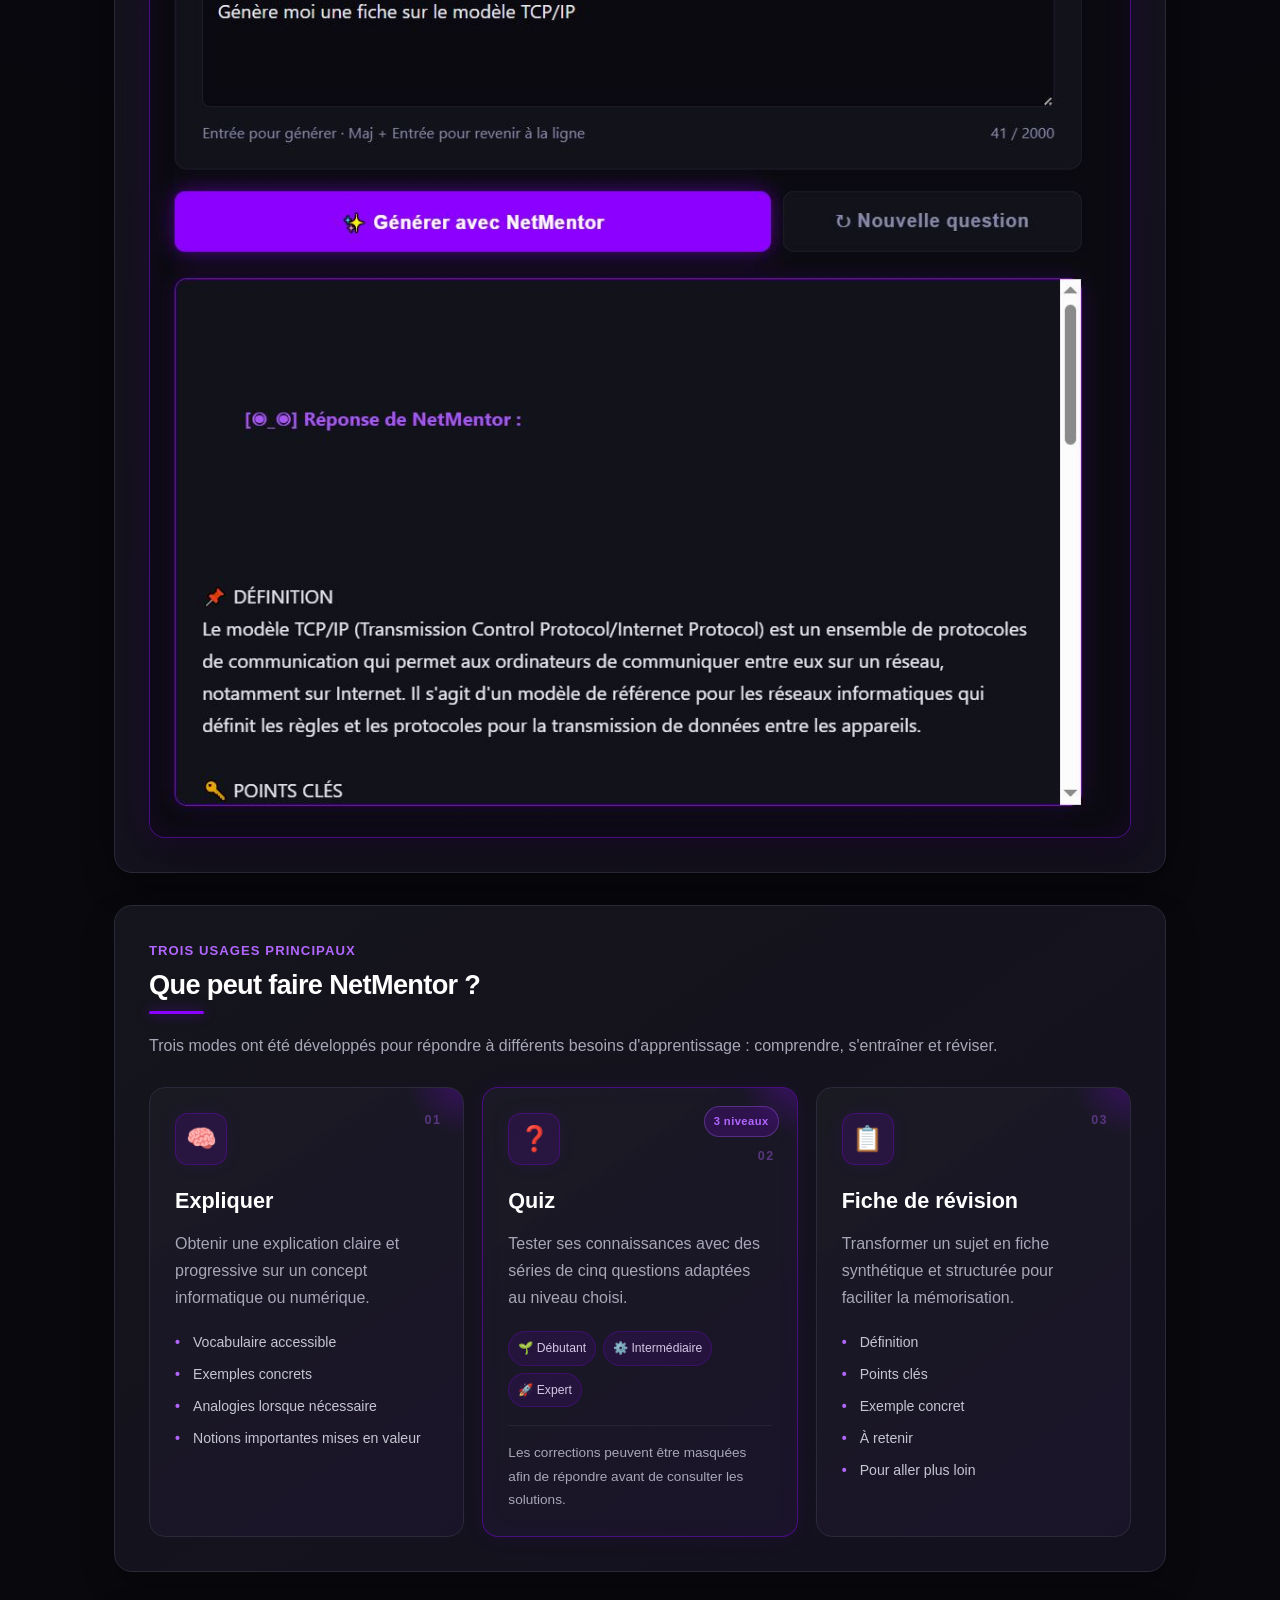
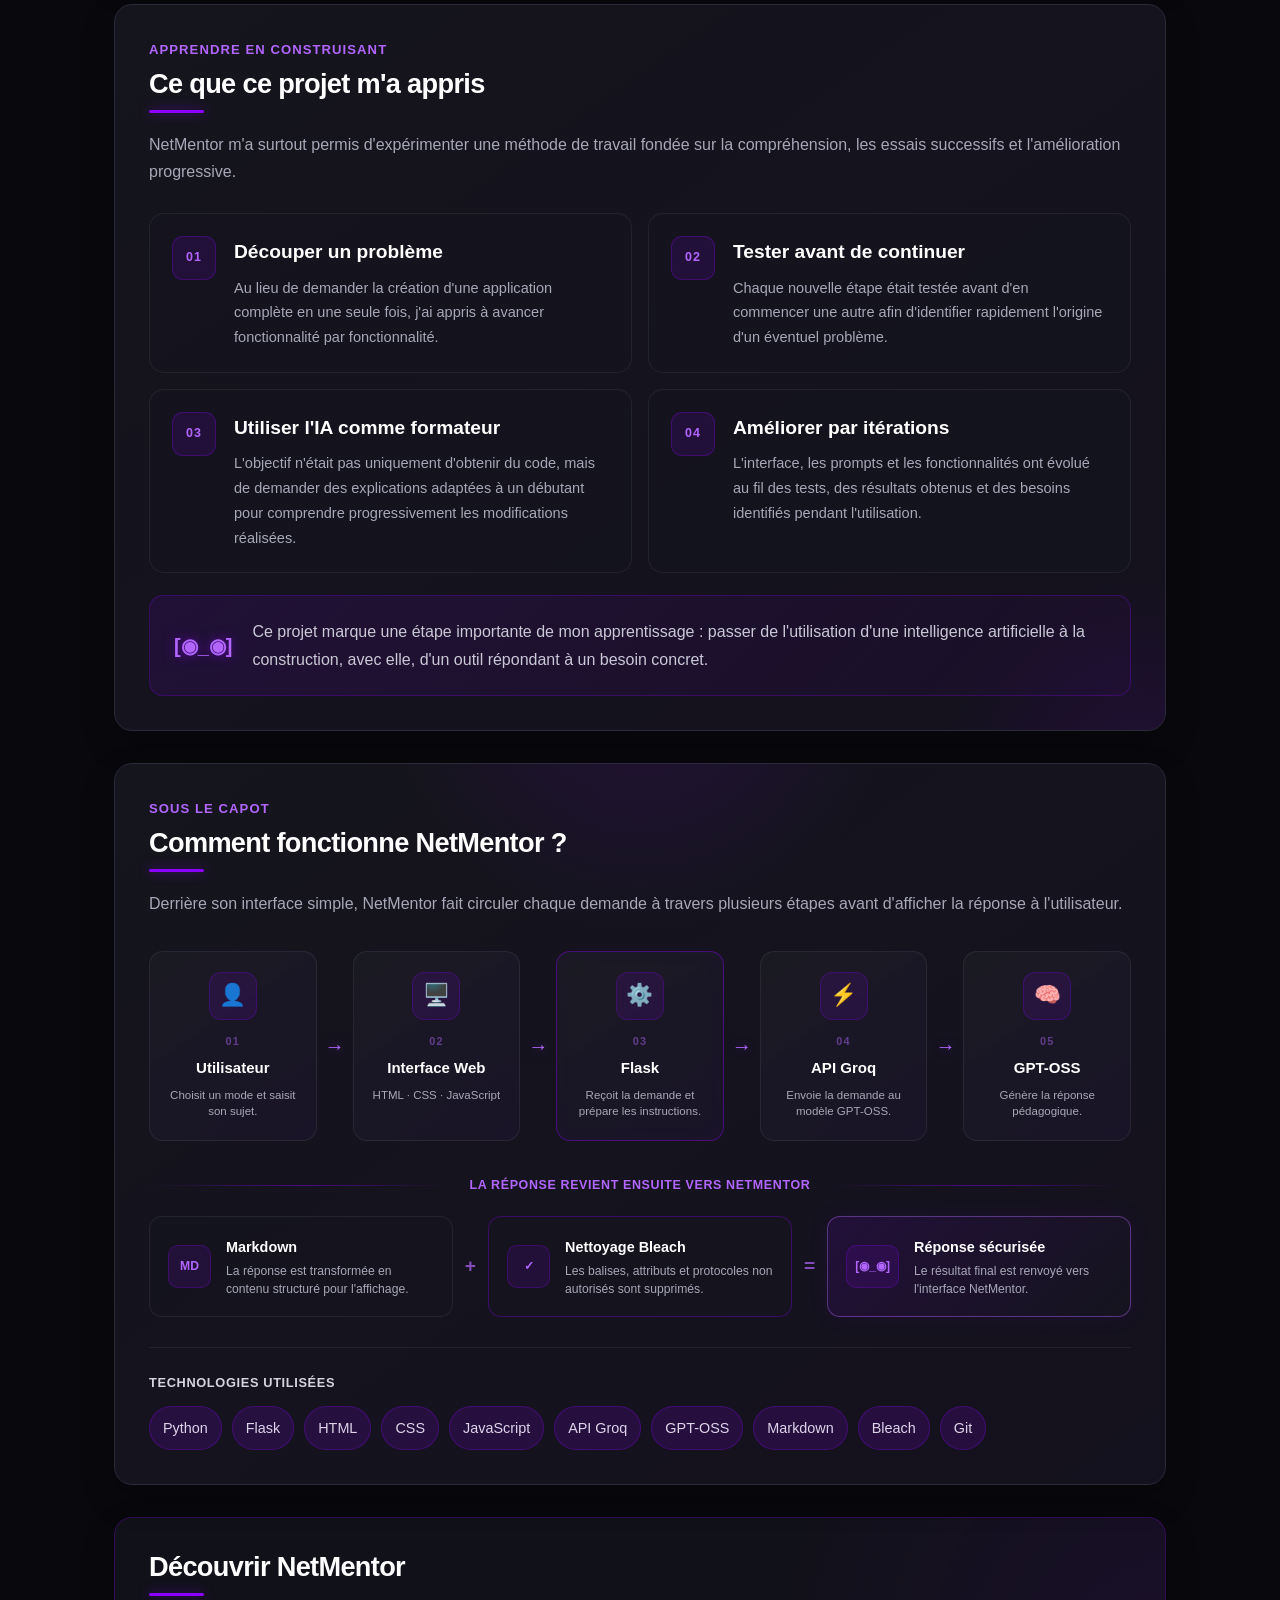
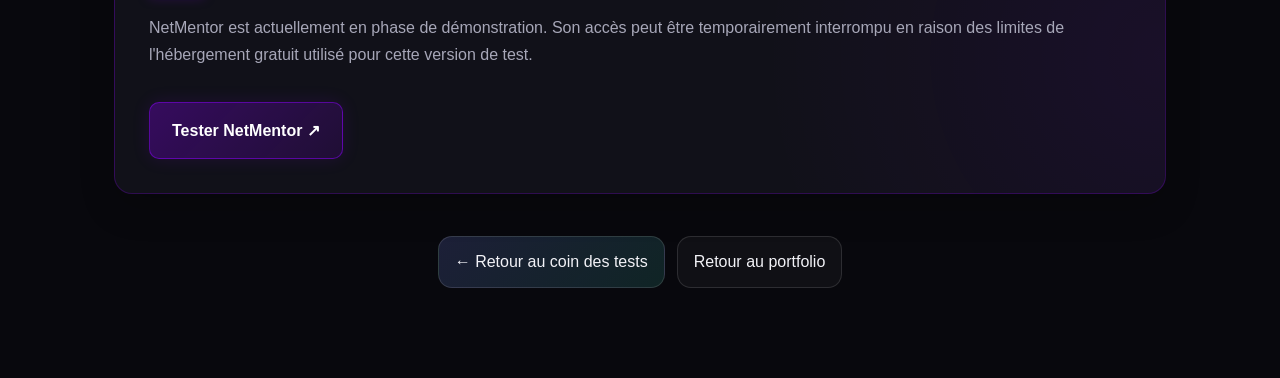
<file: netmentor/index.html>
<!DOCTYPE html>
<html lang="fr">

<head>
    <meta charset="UTF-8">
    <meta name="viewport" content="width=device-width, initial-scale=1.0">

    <title>NetMentor — Projet IA</title>

    <meta
        name="description"
        content="NetMentor, assistant pédagogique IA conçu pour accompagner l'apprentissage des réseaux, de la cybersécurité et des technologies numériques."
    >

    <link rel="stylesheet" href="netmentor.css">

    <style>
        .project-nav {
            display: flex;
            align-items: center;
            justify-content: space-between;
            gap: 12px;
            flex-wrap: wrap;
        }

        .project-nav-links,
        .project-back-actions {
            display: flex;
            gap: 12px;
            flex-wrap: wrap;
            align-items: center;
        }

        .project-nav a,
        .project-back-actions a {
            display: inline-flex;
            align-items: center;
            justify-content: center;
            gap: 8px;
            padding: 11px 16px;
            border: 1px solid rgba(255, 255, 255, 0.12);
            border-radius: 14px;
            text-decoration: none;
            color: inherit;
            background: rgba(255, 255, 255, 0.035);
            transition: transform .2s ease, border-color .2s ease, background .2s ease;
        }

        .project-nav a:hover,
        .project-back-actions a:hover {
            transform: translateY(-1px);
            border-color: rgba(255, 255, 255, 0.22);
            background: rgba(255, 255, 255, 0.06);
        }

        .project-nav .back-tests,
        .project-back-actions .back-tests {
            background: linear-gradient(
                135deg,
                rgba(124, 140, 255, 0.18),
                rgba(68, 215, 182, 0.14)
            );
        }

        .project-back-actions {
            justify-content: center;
            margin: 42px 0 10px;
        }

        @media (max-width: 640px) {
            .project-nav {
                justify-content: flex-start;
            }
        }
    </style>

</head>

<body>

    <header class="project-nav">
        <div class="project-nav-links">
            <a class="back-tests" href="../le-coin-des-tests.html">
                ← Le coin des tests
            </a>

            <a href="../index.html">
                Retour au portfolio ↗
            </a>
        </div>
    </header>

    <main>

        <!-- HERO -->
        <section>
            <p>Projet expérimental · IA & développement assisté</p>

            <h1>[◉_◉] NetMentor</h1>

            <p>
                Assistant pédagogique IA dédié à l'apprentissage
                des réseaux, de la cybersécurité et des technologies numériques.
            </p>
        </section>


        <!-- ORIGINE DU PROJET -->
        <section>
            <h2>Pourquoi NetMentor ?</h2>

            <p>
                NetMentor est un projet réalisé avant ma découverte
                des outils no-code.
            </p>

            <p>
                À cette période, je souhaitais comprendre davantage
                le fonctionnement du code, même si je travaillais
                essentiellement avec l'aide de l'intelligence artificielle.
            </p>

            <p>
                Je n'utilisais pas l'IA simplement pour générer du code :
                je la considérais comme un formateur.
            </p>
        </section>


        <!-- MÉTHODE -->
        <section>
            <h2>Apprendre avec l'IA comme formateur</h2>

            <p>
                Ma méthode consistait à avancer progressivement,
                en demandant à l'IA de me considérer comme débutant.
            </p>

            <p>
                Chaque modification était réalisée étape par étape,
                puis testée avant de poursuivre.
            </p>

            <p>
                Cette méthode me permettait de comprendre ce qui venait
                d'être modifié et, en cas de problème, d'identifier
                précisément à quelle étape l'erreur était apparue,
                qu'elle vienne de mon intervention ou d'une proposition
                de l'IA.
            </p>
        </section>


        <!-- APERÇU DU PROJET -->
        <section class="apercu-projet">

            <div class="apercu-texte">
                <p class="sur-titre">Interface de démonstration</p>

                <h2>Un assistant pensé pour apprendre</h2>

                <p>
                    NetMentor a été conçu comme un outil pédagogique simple :
                    l'utilisateur choisit un mode, saisit un sujet, puis obtient
                    une réponse structurée adaptée à son besoin.
                </p>

                <p>
                    L'objectif était de proposer une interface claire,
                    accessible et suffisamment souple pour accompagner
                    aussi bien une explication rapide qu'une séance de révision.
                </p>
            </div>

            <div class="capture-principale">
                <img
                    src="assets/netmentor-interface.jpg"
                    alt="Interface principale de NetMentor"
                >
            </div>

        </section>


        <!-- FONCTIONNALITÉS -->
        <section class="fonctionnalites">

            <div class="fonctionnalites-entete">
                <p class="sur-titre">Trois usages principaux</p>

                <h2>Que peut faire NetMentor ?</h2>

                <p>
                    Trois modes ont été développés pour répondre à différents
                    besoins d'apprentissage : comprendre, s'entraîner et réviser.
                </p>
            </div>


            <div class="grille-fonctionnalites">

                <!-- EXPLIQUER -->
                <article class="carte-fonction">

                    <div class="icone-fonction">
                        🧠
                    </div>

                    <p class="numero-fonction">
                        01
                    </p>

                    <h3>Expliquer</h3>

                    <p>
                        Obtenir une explication claire et progressive
                        sur un concept informatique ou numérique.
                    </p>

                    <ul class="liste-fonction">
                        <li>Vocabulaire accessible</li>
                        <li>Exemples concrets</li>
                        <li>Analogies lorsque nécessaire</li>
                        <li>Notions importantes mises en valeur</li>
                    </ul>

                </article>


                <!-- QUIZ -->
                <article class="carte-fonction carte-fonction-principale">

                    <div class="badge-fonction">
                        3 niveaux
                    </div>

                    <div class="icone-fonction">
                        ❓
                    </div>

                    <p class="numero-fonction">
                        02
                    </p>

                    <h3>Quiz</h3>

                    <p>
                        Tester ses connaissances avec des séries
                        de cinq questions adaptées au niveau choisi.
                    </p>

                    <div class="niveaux-quiz">
                        <span>🌱 Débutant</span>
                        <span>⚙️ Intermédiaire</span>
                        <span>🚀 Expert</span>
                    </div>

                    <p class="detail-fonction">
                        Les corrections peuvent être masquées afin
                        de répondre avant de consulter les solutions.
                    </p>

                </article>


                <!-- FICHE -->
                <article class="carte-fonction">

                    <div class="icone-fonction">
                        📋
                    </div>

                    <p class="numero-fonction">
                        03
                    </p>

                    <h3>Fiche de révision</h3>

                    <p>
                        Transformer un sujet en fiche synthétique
                        et structurée pour faciliter la mémorisation.
                    </p>

                    <ul class="liste-fonction">
                        <li>Définition</li>
                        <li>Points clés</li>
                        <li>Exemple concret</li>
                        <li>À retenir</li>
                        <li>Pour aller plus loin</li>
                    </ul>

                </article>

            </div>

        </section>


        <!-- APPRENTISSAGES -->
        <section class="apprentissages">

            <div class="apprentissages-entete">

                <p class="sur-titre">
                    Apprendre en construisant
                </p>

                <h2>
                    Ce que ce projet m'a appris
                </h2>

                <p>
                    NetMentor m'a surtout permis d'expérimenter une méthode
                    de travail fondée sur la compréhension, les essais
                    successifs et l'amélioration progressive.
                </p>

            </div>


            <div class="grille-apprentissages">

                <article class="carte-apprentissage">

                    <span class="icone-apprentissage">
                        01
                    </span>

                    <div>
                        <h3>Découper un problème</h3>

                        <p>
                            Au lieu de demander la création d'une application
                            complète en une seule fois, j'ai appris à avancer
                            fonctionnalité par fonctionnalité.
                        </p>
                    </div>

                </article>


                <article class="carte-apprentissage">

                    <span class="icone-apprentissage">
                        02
                    </span>

                    <div>
                        <h3>Tester avant de continuer</h3>

                        <p>
                            Chaque nouvelle étape était testée avant d'en
                            commencer une autre afin d'identifier rapidement
                            l'origine d'un éventuel problème.
                        </p>
                    </div>

                </article>


                <article class="carte-apprentissage">

                    <span class="icone-apprentissage">
                        03
                    </span>

                    <div>
                        <h3>Utiliser l'IA comme formateur</h3>

                        <p>
                            L'objectif n'était pas uniquement d'obtenir
                            du code, mais de demander des explications
                            adaptées à un débutant pour comprendre
                            progressivement les modifications réalisées.
                        </p>
                    </div>

                </article>


                <article class="carte-apprentissage">

                    <span class="icone-apprentissage">
                        04
                    </span>

                    <div>
                        <h3>Améliorer par itérations</h3>

                        <p>
                            L'interface, les prompts et les fonctionnalités
                            ont évolué au fil des tests, des résultats obtenus
                            et des besoins identifiés pendant l'utilisation.
                        </p>
                    </div>

                </article>

            </div>


            <div class="message-apprentissage">

                <span class="symbole-mentor">
                    [◉_◉]
                </span>

                <p>
                    Ce projet marque une étape importante de mon apprentissage :
                    passer de l'utilisation d'une intelligence artificielle
                    à la construction, avec elle, d'un outil répondant
                    à un besoin concret.
                </p>

            </div>

        </section>


        <!-- ARCHITECTURE TECHNIQUE -->
        <section class="architecture">

            <div class="architecture-entete">

                <p class="sur-titre">
                    Sous le capot
                </p>

                <h2>
                    Comment fonctionne NetMentor ?
                </h2>

                <p>
                    Derrière son interface simple, NetMentor fait circuler
                    chaque demande à travers plusieurs étapes avant
                    d'afficher la réponse à l'utilisateur.
                </p>

            </div>


            <div class="schema-architecture">

                <!-- UTILISATEUR -->
                <div class="etape-architecture">

                    <div class="icone-architecture">
                        👤
                    </div>

                    <span class="numero-architecture">
                        01
                    </span>

                    <strong>Utilisateur</strong>

                    <small>
                        Choisit un mode et saisit son sujet.
                    </small>

                </div>


                <div class="fleche-architecture">
                    →
                </div>


                <!-- INTERFACE -->
                <div class="etape-architecture">

                    <div class="icone-architecture">
                        🖥️
                    </div>

                    <span class="numero-architecture">
                        02
                    </span>

                    <strong>Interface Web</strong>

                    <small>
                        HTML · CSS · JavaScript
                    </small>

                </div>


                <div class="fleche-architecture">
                    →
                </div>


                <!-- FLASK -->
                <div class="etape-architecture etape-cle">

                    <div class="icone-architecture">
                        ⚙️
                    </div>

                    <span class="numero-architecture">
                        03
                    </span>

                    <strong>Flask</strong>

                    <small>
                        Reçoit la demande et prépare les instructions.
                    </small>

                </div>


                <div class="fleche-architecture">
                    →
                </div>


                <!-- GROQ -->
                <div class="etape-architecture">

                    <div class="icone-architecture">
                        ⚡
                    </div>

                    <span class="numero-architecture">
                        04
                    </span>

                    <strong>API Groq</strong>

                    <small>
                        Envoie la demande au modèle GPT-OSS.
                    </small>

                </div>


                <div class="fleche-architecture">
                    →
                </div>


                <!-- IA -->
                <div class="etape-architecture">

                    <div class="icone-architecture">
                        🧠
                    </div>

                    <span class="numero-architecture">
                        05
                    </span>

                    <strong>GPT-OSS</strong>

                    <small>
                        Génère la réponse pédagogique.
                    </small>

                </div>

            </div>


            <!-- RETOUR DE LA RÉPONSE -->
            <div class="traitement-reponse">

                <div class="ligne-retour">
                    <span></span>
                    <p>La réponse revient ensuite vers NetMentor</p>
                    <span></span>
                </div>


                <div class="grille-traitement">

                    <div class="bloc-traitement">

                        <span class="symbole-traitement">
                            MD
                        </span>

                        <div>
                            <strong>Markdown</strong>

                            <p>
                                La réponse est transformée en contenu
                                structuré pour l'affichage.
                            </p>
                        </div>

                    </div>


                    <div class="plus-traitement">
                        +
                    </div>


                    <div class="bloc-traitement bloc-securite">

                        <span class="symbole-traitement">
                            ✓
                        </span>

                        <div>
                            <strong>Nettoyage Bleach</strong>

                            <p>
                                Les balises, attributs et protocoles
                                non autorisés sont supprimés.
                            </p>
                        </div>

                    </div>


                    <div class="plus-traitement">
                        =
                    </div>


                    <div class="bloc-traitement bloc-resultat">

                        <span class="symbole-traitement">
                            [◉_◉]
                        </span>

                        <div>
                            <strong>Réponse sécurisée</strong>

                            <p>
                                Le résultat final est renvoyé
                                vers l'interface NetMentor.
                            </p>
                        </div>

                    </div>

                </div>

            </div>


            <!-- TECHNOLOGIES -->
            <div class="technologies-bloc">

                <p class="label-technologies">
                    Technologies utilisées
                </p>

                <ul class="technologies">
                    <li>Python</li>
                    <li>Flask</li>
                    <li>HTML</li>
                    <li>CSS</li>
                    <li>JavaScript</li>
                    <li>API Groq</li>
                    <li>GPT-OSS</li>
                    <li>Markdown</li>
                    <li>Bleach</li>
                    <li>Git</li>
                </ul>

            </div>

        </section>


        <!-- DÉMONSTRATION -->
        <section class="demonstration">

            <h2>Découvrir NetMentor</h2>

            <p>
                NetMentor est actuellement en phase de démonstration.
                Son accès peut être temporairement interrompu en raison
                des limites de l'hébergement gratuit utilisé pour cette
                version de test.
            </p>

            <a
                class="bouton-demo"
                href="https://netmentor-production.up.railway.app"
                target="_blank"
                rel="noopener noreferrer"
            >
                Tester NetMentor ↗
            </a>

        </section>


        <div class="project-back-actions" aria-label="Navigation de fin de projet">
            <a class="back-tests" href="../le-coin-des-tests.html">
                ← Retour au coin des tests
            </a>

            <a href="../index.html">
                Retour au portfolio
            </a>
        </div>

    </main>

</body>

</html>
</file>
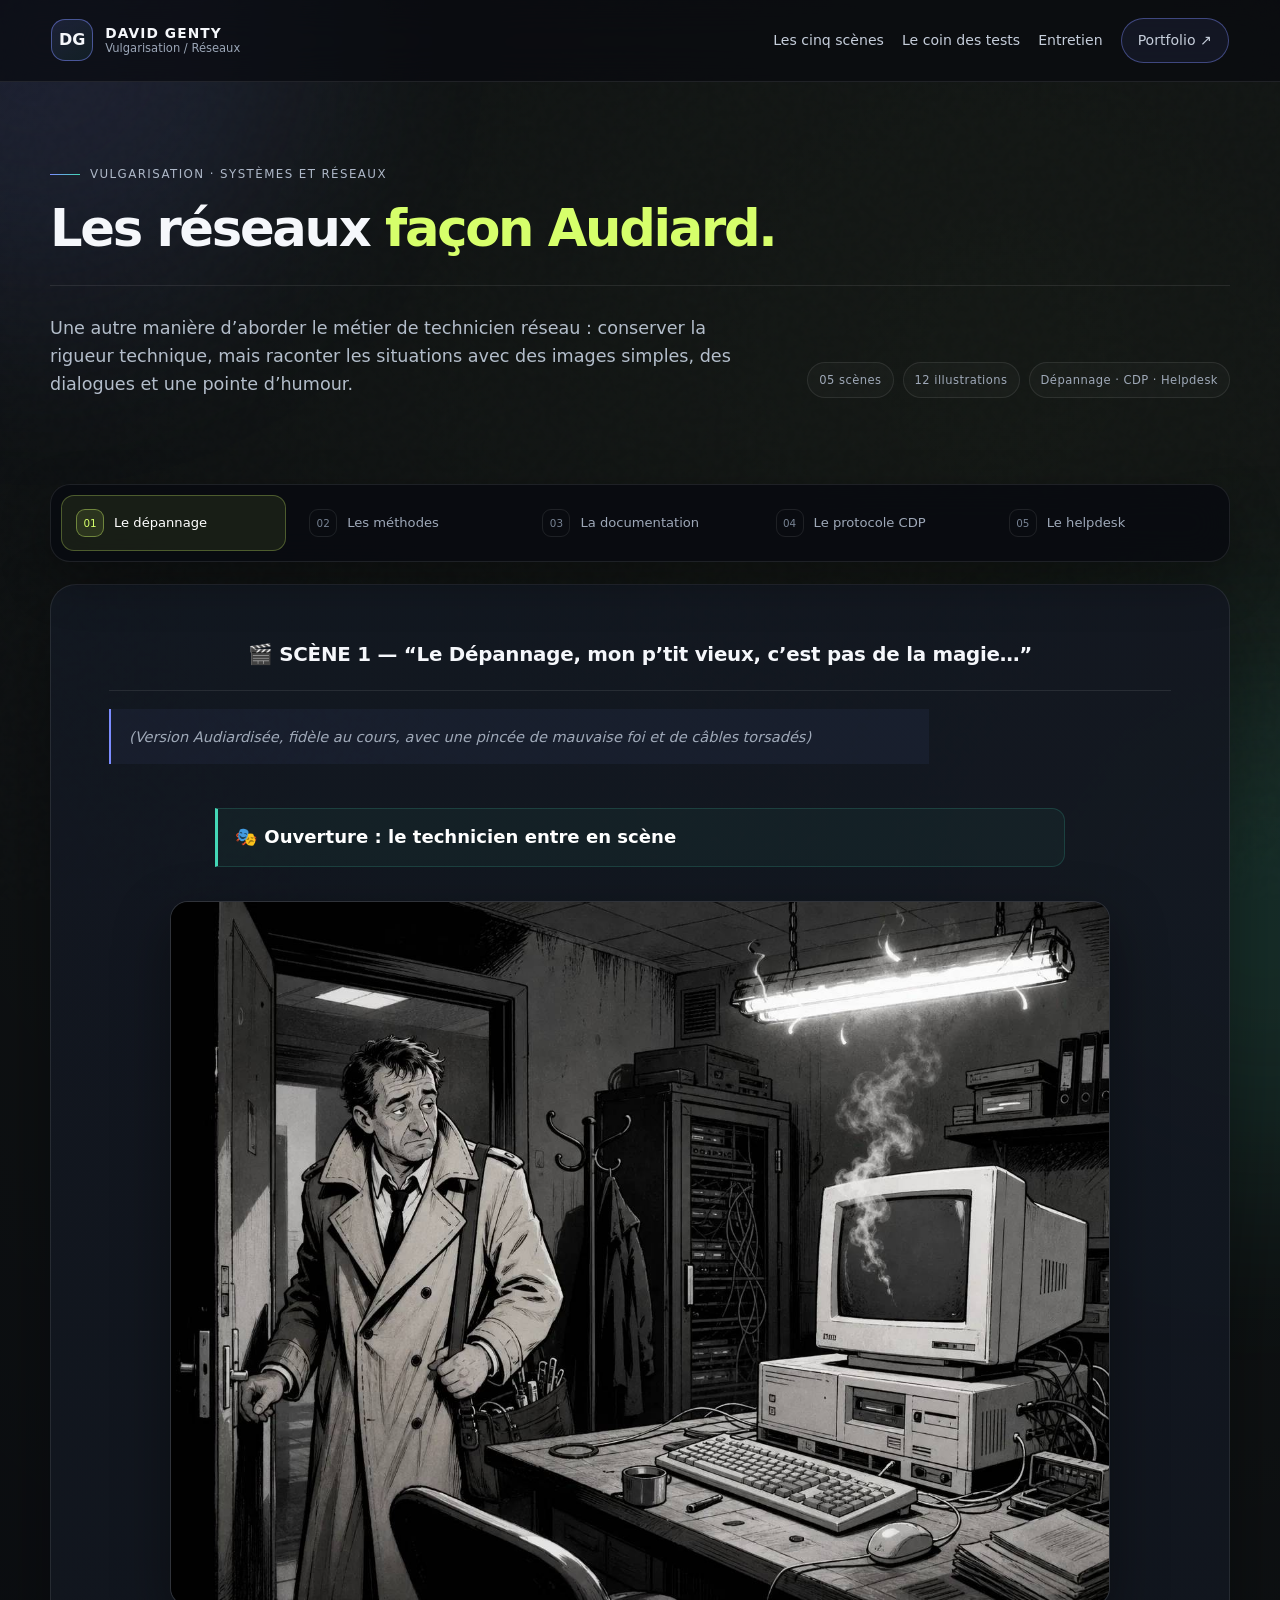
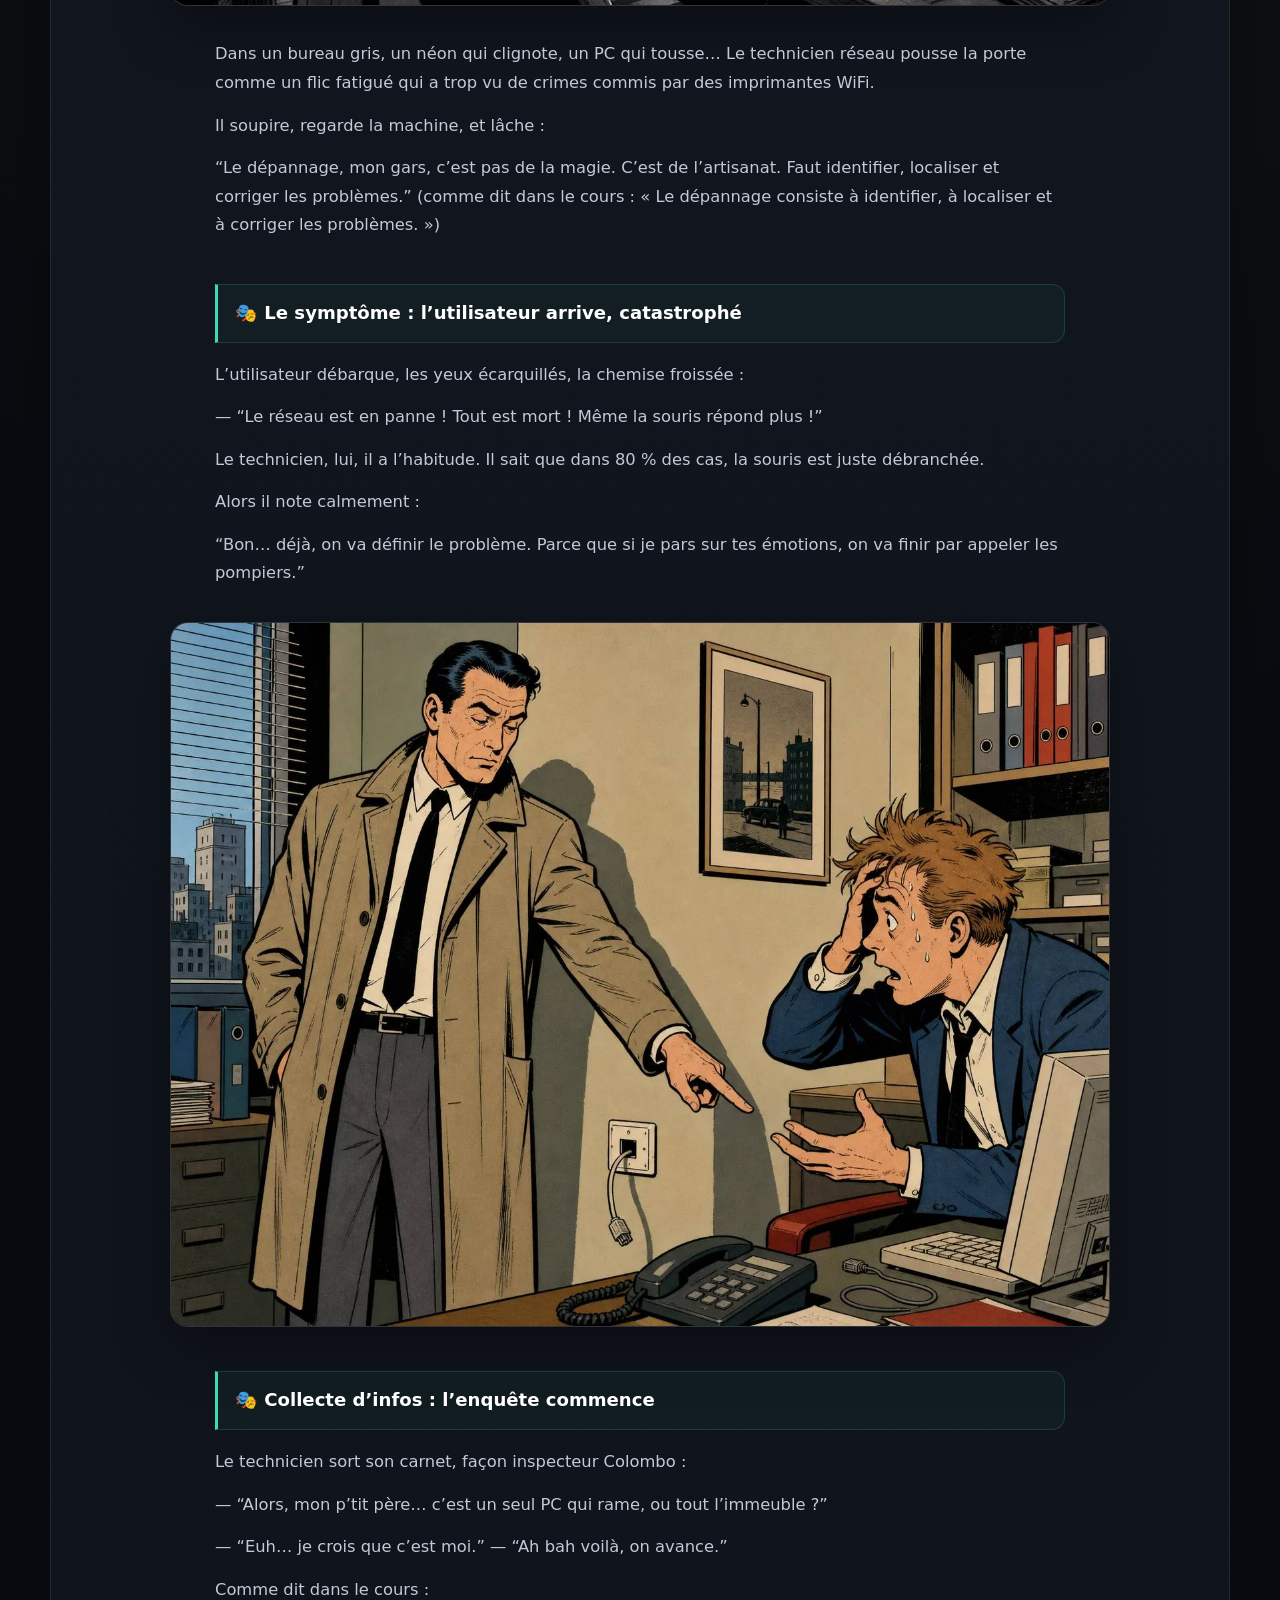
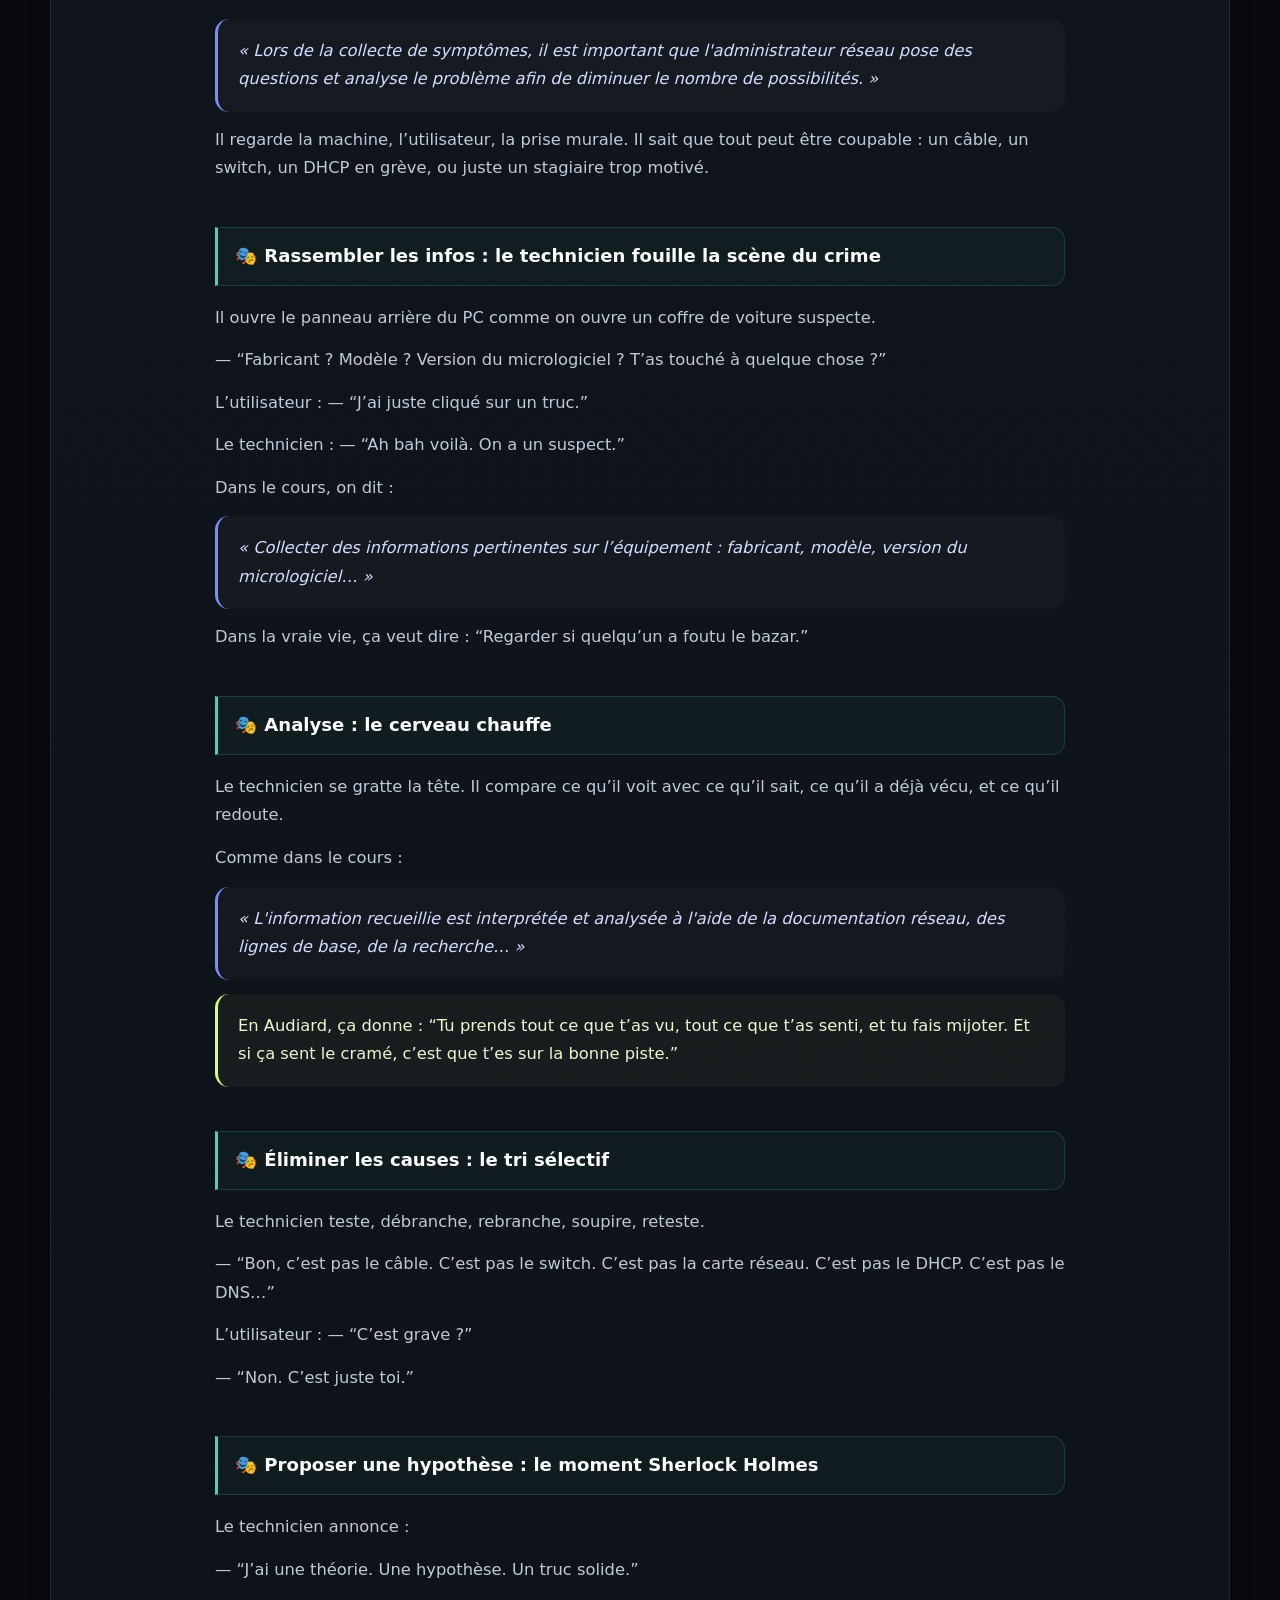
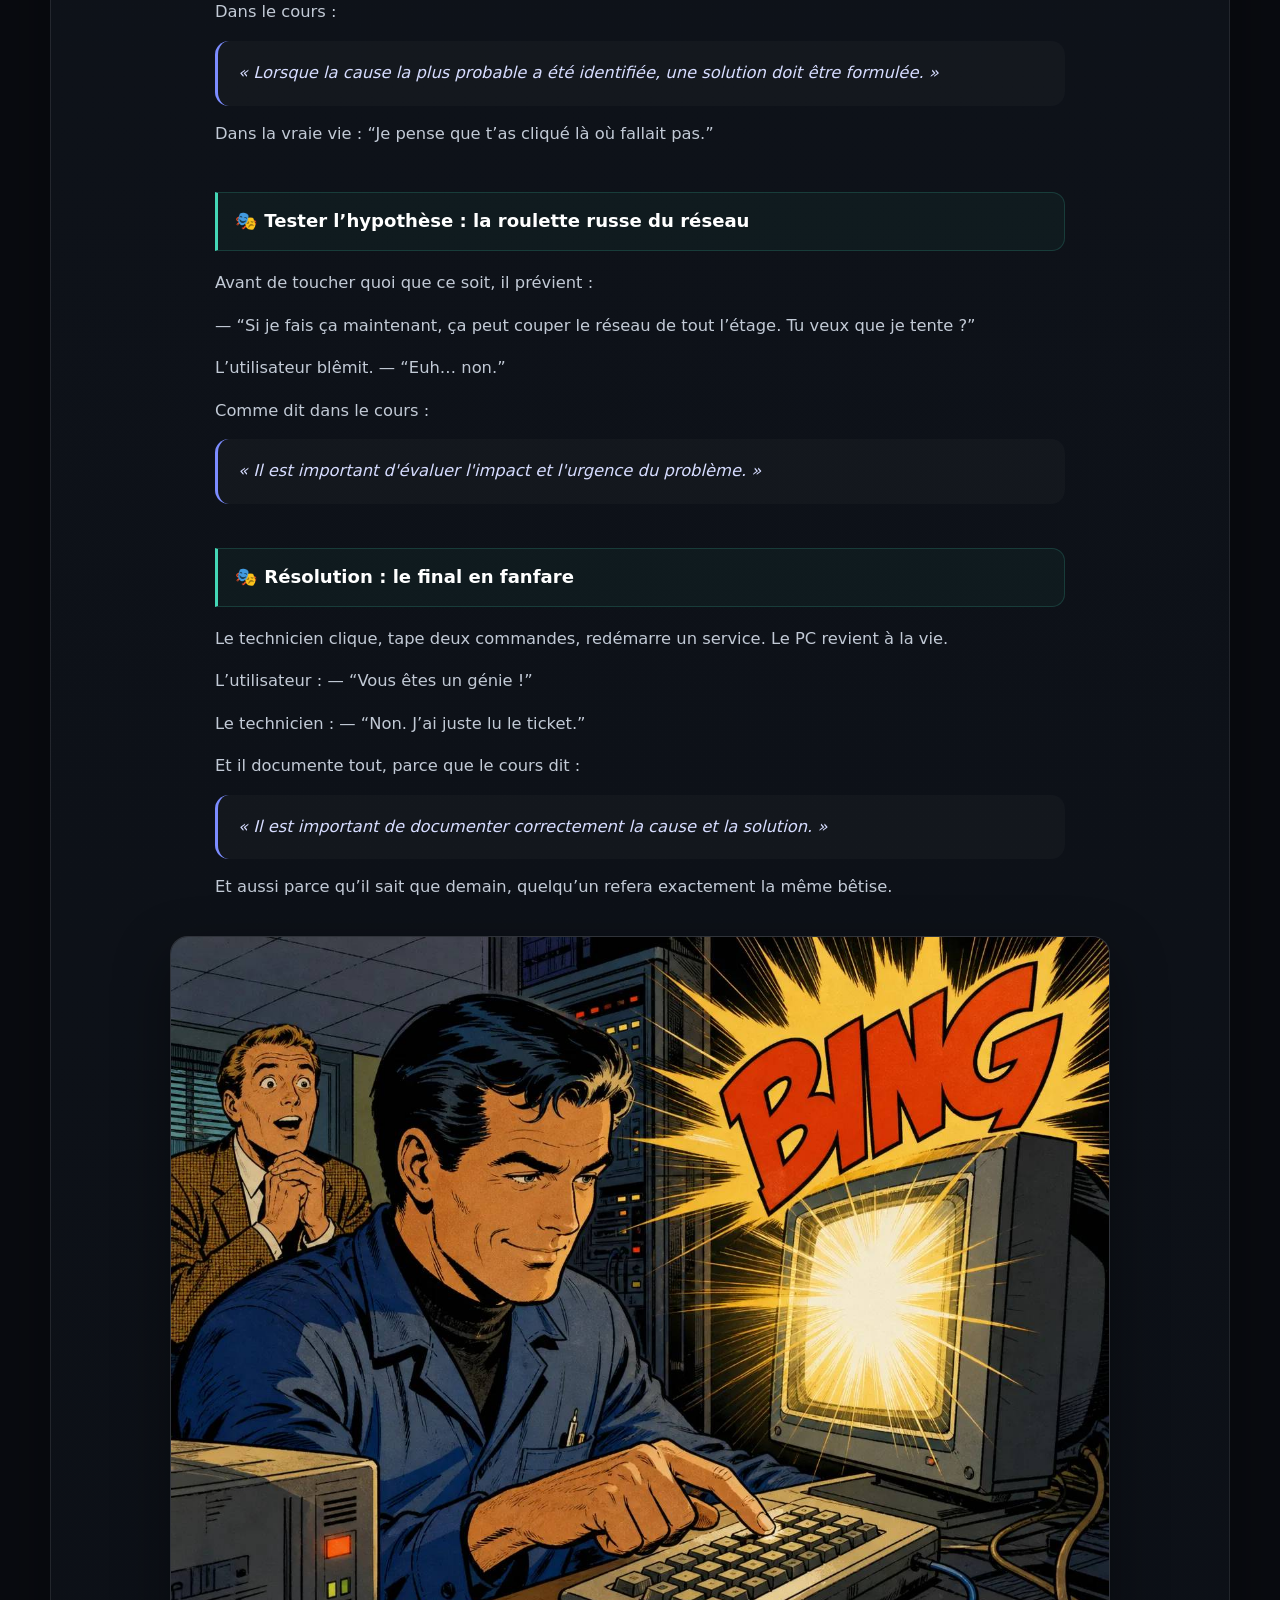
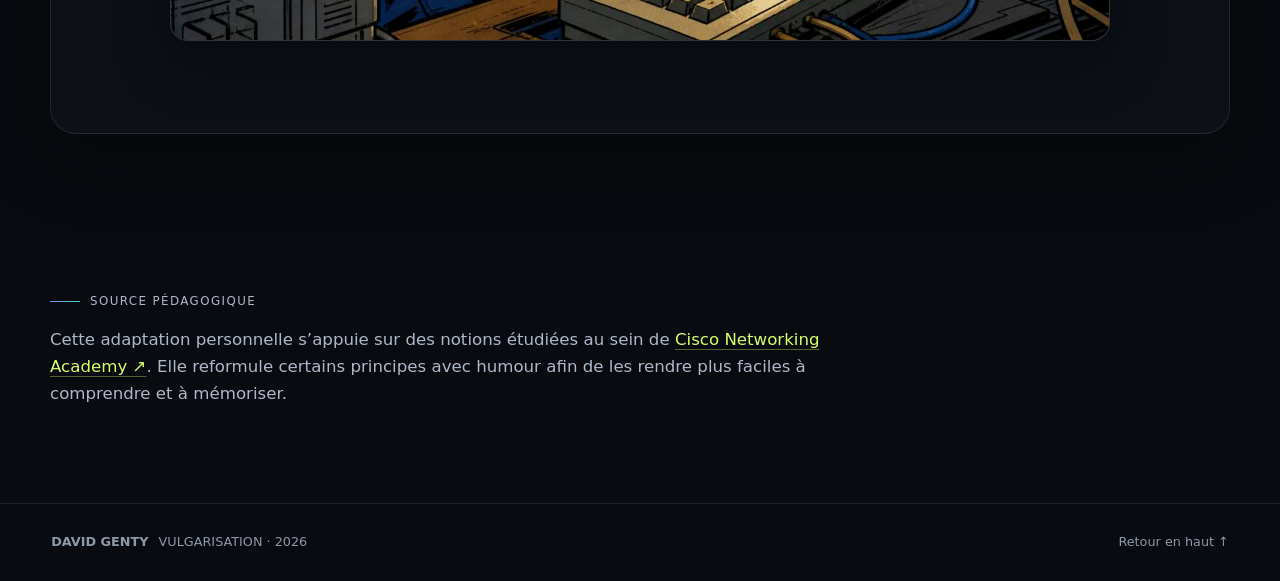
<file: vulgarisation/index.html>
<!DOCTYPE html>
<html lang="fr">
<head>
  <meta charset="UTF-8" />
  <meta name="viewport" content="width=device-width, initial-scale=1.0" />
  <meta name="description" content="Les réseaux façon Audiard — cinq scènes pour découvrir le métier de technicien réseau, le dépannage, la documentation, CDP et le helpdesk avec pédagogie et humour." />
  <meta name="theme-color" content="#090b10" />
  <title>Vulgarisation — Les réseaux façon Audiard</title>
  <link rel="stylesheet" href="../styles.css" />
  <link rel="stylesheet" href="vulgarisation.css" />
</head>
<body class="vulgarisation-page">
  <div class="ambient ambient-one" aria-hidden="true"></div>
  <div class="ambient ambient-two" aria-hidden="true"></div>
  <div class="noise" aria-hidden="true"></div>

  <header class="site-header" id="top">
    <a class="brand" href="../index.html" aria-label="Retour au portfolio de David Genty">
      <span class="brand-mark">DG</span>
      <span class="brand-copy"><strong>DAVID GENTY</strong><small>Vulgarisation / Réseaux</small></span>
    </a>
    <button class="nav-toggle" aria-label="Ouvrir le menu" aria-expanded="false"><span></span><span></span></button>
    <nav class="main-nav" aria-label="Navigation de la page">
      <a href="#scenes">Les cinq scènes</a>
      <a href="../le-coin-des-tests.html">Le coin des tests</a>
      <a href="../interview.html">Entretien</a>
      <a class="nav-cta" href="../index.html">Portfolio ↗</a>
    </nav>
  </header>

  <main>
    <section class="vulgarisation-hero section-shell reveal" aria-labelledby="vulgarisation-title">
      <p class="eyebrow"><span></span> VULGARISATION · SYSTÈMES ET RÉSEAUX</p>
      <h1 id="vulgarisation-title">Les réseaux <em>façon Audiard.</em></h1>
      <div class="hero-summary">
        <p>Une autre manière d’aborder le métier de technicien réseau : conserver la rigueur technique, mais raconter les situations avec des images simples, des dialogues et une pointe d’humour.</p>
        <div class="hero-meta"><span>05 scènes</span><span>12 illustrations</span><span>Dépannage · CDP · Helpdesk</span></div>
      </div>
    </section>

    <section class="lesson-shell section-shell" id="scenes" aria-label="Les cinq scènes de vulgarisation">
      <nav class="scene-tabs" role="tablist" aria-label="Choisir une scène">
        <button class="tab-link active" type="button" role="tab" aria-selected="true" aria-controls="scene1" data-scene="scene1"><small>01</small><span>Le dépannage</span></button>
        <button class="tab-link" type="button" role="tab" aria-selected="false" aria-controls="scene2" data-scene="scene2"><small>02</small><span>Les méthodes</span></button>
        <button class="tab-link" type="button" role="tab" aria-selected="false" aria-controls="scene3" data-scene="scene3"><small>03</small><span>La documentation</span></button>
        <button class="tab-link" type="button" role="tab" aria-selected="false" aria-controls="scene4" data-scene="scene4"><small>04</small><span>Le protocole CDP</span></button>
        <button class="tab-link" type="button" role="tab" aria-selected="false" aria-controls="scene5" data-scene="scene5"><small>05</small><span>Le helpdesk</span></button>
      </nav>

      <div class="container">

        <div id="scene1" class="scene-content active">
            <h2>🎬 SCÈNE 1 — “Le Dépannage, mon p’tit vieux, c’est pas de la magie…”</h2>
            <div class="meta">(Version Audiardisée, fidèle au cours, avec une pincée de mauvaise foi et de câbles torsadés)</div>
            
            <div class="section-title">🎭 Ouverture : le technicien entre en scène</div>
            
            <img src="vulgarisation-01.jpg" alt="Illustration de la scène réseau 1" class="scene-image" onerror="this.style.display='none';">

            <p>Dans un bureau gris, un néon qui clignote, un PC qui tousse… Le technicien réseau pousse la porte comme un flic fatigué qui a trop vu de crimes commis par des imprimantes WiFi.</p>
            <p>Il soupire, regarde la machine, et lâche :</p>
            <p>“Le dépannage, mon gars, c’est pas de la magie. C’est de l’artisanat. Faut identifier, localiser et corriger les problèmes.” (comme dit dans le cours : « Le dépannage consiste à identifier, à localiser et à corriger les problèmes. »)</p>
            
            <div class="section-title">🎭 Le symptôme : l’utilisateur arrive, catastrophé</div>
            <p>L’utilisateur débarque, les yeux écarquillés, la chemise froissée :</p>
            <p>— “Le réseau est en panne ! Tout est mort ! Même la souris répond plus !”</p>
            <p>Le technicien, lui, il a l’habitude. Il sait que dans 80 % des cas, la souris est juste débranchée.</p>
            <p>Alors il note calmement :</p>
            <p>“Bon… déjà, on va définir le problème. Parce que si je pars sur tes émotions, on va finir par appeler les pompiers.”</p>

            <img src="vulgarisation-02.jpg" alt="Illustration de la scène réseau 2" class="scene-image" onerror="this.style.display='none';">

            <div class="section-title">🎭 Collecte d’infos : l’enquête commence</div>
            <p>Le technicien sort son carnet, façon inspecteur Colombo :</p>
            <p>— “Alors, mon p’tit père… c’est un seul PC qui rame, ou tout l’immeuble ?”</p>
            <p>— “Euh… je crois que c’est moi.” — “Ah bah voilà, on avance.”</p>
            <p>Comme dit dans le cours :</p>
            <p>« Lors de la collecte de symptômes, il est important que l'administrateur réseau pose des questions et analyse le problème afin de diminuer le nombre de possibilités. »</p>
            <p>Il regarde la machine, l’utilisateur, la prise murale. Il sait que tout peut être coupable : un câble, un switch, un DHCP en grève, ou juste un stagiaire trop motivé.</p>
            
            <div class="section-title">🎭 Rassembler les infos : le technicien fouille la scène du crime</div>
            <p>Il ouvre le panneau arrière du PC comme on ouvre un coffre de voiture suspecte.</p>
            <p>— “Fabricant ? Modèle ? Version du micrologiciel ? T’as touché à quelque chose ?”</p>
            <p>L’utilisateur : — “J’ai juste cliqué sur un truc.”</p>
            <p>Le technicien : — “Ah bah voilà. On a un suspect.”</p>
            <p>Dans le cours, on dit :</p>
            <p>« Collecter des informations pertinentes sur l’équipement : fabricant, modèle, version du micrologiciel… »</p>
            <p>Dans la vraie vie, ça veut dire : “Regarder si quelqu’un a foutu le bazar.”</p>
            
            <div class="section-title">🎭 Analyse : le cerveau chauffe</div>
            <p>Le technicien se gratte la tête. Il compare ce qu’il voit avec ce qu’il sait, ce qu’il a déjà vécu, et ce qu’il redoute.</p>
            <p>Comme dans le cours :</p>
            <p>« L'information recueillie est interprétée et analysée à l'aide de la documentation réseau, des lignes de base, de la recherche… »</p>
            <p>En Audiard, ça donne : “Tu prends tout ce que t’as vu, tout ce que t’as senti, et tu fais mijoter. Et si ça sent le cramé, c’est que t’es sur la bonne piste.”</p>
            
            <div class="section-title">🎭 Éliminer les causes : le tri sélectif</div>
            <p>Le technicien teste, débranche, rebranche, soupire, reteste.</p>
            <p>— “Bon, c’est pas le câble. C’est pas le switch. C’est pas la carte réseau. C’est pas le DHCP. C’est pas le DNS…”</p>
            <p>L’utilisateur : — “C’est grave ?”</p>
            <p>— “Non. C’est juste toi.”</p>
            
            <div class="section-title">🎭 Proposer une hypothèse : le moment Sherlock Holmes</div>
            <p>Le technicien annonce :</p>
            <p>— “J’ai une théorie. Une hypothèse. Un truc solide.”</p>
            <p>Dans le cours :</p>
            <p>« Lorsque la cause la plus probable a été identifiée, une solution doit être formulée. »</p>
            <p>Dans la vraie vie : “Je pense que t’as cliqué là où fallait pas.”</p>
            
            <div class="section-title">🎭 Tester l’hypothèse : la roulette russe du réseau</div>
            <p>Avant de toucher quoi que ce soit, il prévient :</p>
            <p>— “Si je fais ça maintenant, ça peut couper le réseau de tout l’étage. Tu veux que je tente ?”</p>
            <p>L’utilisateur blêmit. — “Euh… non.”</p>
            <p>Comme dit dans le cours :</p>
            <p>« Il est important d'évaluer l'impact et l'urgence du problème. »</p>
            
            <div class="section-title">🎭 Résolution : le final en fanfare</div>
            <p>Le technicien clique, tape deux commandes, redémarre un service. Le PC revient à la vie.</p>
            <p>L’utilisateur : — “Vous êtes un génie !”</p>
            <p>Le technicien : — “Non. J’ai juste lu le ticket.”</p>
            <p>Et il documente tout, parce que le cours dit :</p>
            <p>« Il est important de documenter correctement la cause et la solution. »</p>
            <p>Et aussi parce qu’il sait que demain, quelqu’un refera exactement la même bêtise.</p>

            <img src="vulgarisation-03.jpg" alt="Illustration de la scène réseau 3" class="scene-image" onerror="this.style.display='none';">
        </div>

        <div id="scene2" class="scene-content">
            <h2>🎬 SCÈNE 2 — “Les méthodes de dépannage : la bande des sept”</h2>
            <div class="meta">(Version Audiardisée, fidèle au cours, avec l’esprit grande gueule et tendre des Tontons Flingueurs)</div>
            
            <div class="section-title">🎭 Introduction : le technicien et ses méthodes</div>
            <p>Dans le métier, chacun a sa méthode. Y en a qui commencent par le bas, d’autres par le haut, certains coupent le réseau en deux comme un rôti du dimanche… Bref : sept méthodes, sept caractères, sept façons de régler les embrouilles d’un réseau qui fait sa diva.</p>
            <p>Le cours dit : « Plusieurs méthodes de dépannage structurées peuvent être utilisées… » Moi je te les présente comme une bande de lascars, chacun avec son style.</p>
            
            <div class="section-title">🎬 La bande des sept — version Audiard</div>

            <img src="vulgarisation-04.jpg" alt="Illustration de la scène réseau 4" class="scene-image" onerror="this.style.display='none';">

            <p>🕶 ️ 1. BottomUp — “Le mécano du réseau”</p>
            <p>Lui, c’est le gars qui commence toujours par regarder si c’est branché. Un philosophe du câble.</p>
            <p>— “On va pas s’exciter, les enfants. On commence par la couche physique. On remonte ensuite. Comme un plombier, mais avec des octets.”</p>
            <p>Il suit le cours à la lettre :</p>
            <p>« Commencez par la couche physique… »</p>
            <p>En Audiard : “Quand t’as un problème, commence par vérifier que personne a tiré sur le fil. Ça évite de passer pour un clown.”</p>
            
            <p>🧳 2. TopDown — “Le bourgeois raffiné”</p>
            <p>Lui, il commence par les applications. Il regarde le réseau comme un critique gastronomique regarde une assiette.</p>
            <p>— “Voyons voir si Outlook respire encore… ah, il tousse. Donc on descend.”</p>
            <p>Le cours dit :</p>
            <p>« Commencez par les applications de l’utilisateur final… »</p>
            <p>En Audiard : “Tu commences par le haut, because c’est là que ça gueule le plus fort.”</p>
            
            <div class="section-title">🔪 3. Diviser pour régner — “Le stratège romain”</div>

            <img src="vulgarisation-05.jpg" alt="Illustration de la scène réseau 5" class="scene-image" onerror="this.style.display='none';">

            <p>Lui, il coupe le réseau en deux. Puis encore en deux. Puis encore.</p>
            <p>— “On va isoler le coupable. Comme au commissariat, mais sans la lampe dans la figure.”</p>
            <p>Le cours dit :</p>
            <p>« Documentez les symptômes et devinez quelle couche OSI doit être examinée. »</p>
            <p>En Audiard : “Quand tu sais pas d’où ça vient, tu coupes en deux. Si ça marche d’un côté, c’est l’autre qui fout la merde.”</p>
            
            <p>🛣 ️ 4. Suivre le chemin — “Le détective privé”</p>
            <p>Lui, il suit les paquets comme un flic suit une bagnole volée.</p>
            <p>— “On part de la source, on va à la destination, et on regarde où ça se perd. Comme les impôts.”</p>
            <p>Le cours dit :</p>
            <p>« Découvrir le chemin du trafic de la source à la destination. »</p>
            <p>En Audiard : “Tu suis la route. Si ça pue à un carrefour, c’est qu’il s’est passé un truc louche.”</p>
            
            <p>🔧 5. Substitution — “Le chirurgien du dimanche”</p>
            <p>Lui, il remplace. Il change la pièce. Il met un truc neuf.</p>
            <p>— “On va mettre un switch propre. Si ça marche, c’est que l’ancien était aussi fatigué que moi un lundi matin.”</p>
            <p>Le cours dit :</p>
            <p>« Remplacez physiquement le périphérique… »</p>
            <p>En Audiard : “Quand t’as un doute, tu changes la pièce. C’est pas élégant, mais ça marche.”</p>
            
            <p>🧩 6. Comparaison — “Le maniaque du détail”</p>
            <p>Lui, il compare tout. Les configs, les versions, les câbles, les ports, les humeurs du DHCP…</p>
            <p>— “Regarde : celui-là marche, celui-là marche pas. Y a forcément un truc qui cloche.”</p>
            <p>Le cours dit :</p>
            <p>« Comparez des configurations, versions logicielles… »</p>
            <p>En Audiard : “Deux trucs identiques qui font pas la même chose, c’est qu’il y en a un qui ment.”</p>
            
            <p>🎯 7. Estimation éclairée — “Le vieux briscard”</p>
            <p>Lui, c’est le vétéran. Il a vu des réseaux tomber avant que tu sois né.</p>
            <p>— “J’le sens. C’est le DNS. C’est toujours le DNS.”</p>
            <p>Le cours dit :</p>
            <p>« Méthode moins structurée basée sur l’expérience… »</p>
            <p>En Audiard : “Quand t’as trente ans de métier, tu réfléchis plus : tu devines. Et souvent, t’as raison.”</p>
            
            <div class="section-title">🎬 Fin de la scène 2</div>
            <p>La bande des sept est en place. Chacun sa méthode, chacun son style.</p>
            <p>Mais tous ont un point commun : ils sauvent le réseau avant que quelqu’un ne propose de redémarrer la box.</p>
        </div>

        <div id="scene3" class="scene-content">
            <h2>🎬 SCÈNE 3 — “La Documentation : Sans plan, t’es un marin sans boussole”</h2>
            <div class="meta">(Version Audiardisée, fidèle au cours, avec l’ambiance d’un polar où le réseau est un quartier louche)</div>
            
            <div class="section-title">🎭 Ouverture : le technicien face au chaos</div>

            <img src="vulgarisation-06.jpg" alt="Illustration de la scène réseau 6" class="scene-image" onerror="this.style.display='none';">

            <p>Le technicien arrive dans une salle serveurs qui ressemble à un plat de spaghettis tombé par terre.</p>
            <p>Des câbles partout, des étiquettes écrites au marqueur, un switch qui clignote comme un sapin de Noël sous acide.</p>
            <p>Il lâche, fataliste :</p>
            <p>“Sans documentation, mon p’tit père, t’es comme un marin sans boussole : tu vas droit dans le mur, mais tu sais même pas lequel.”</p>
            <p>Le cours, lui, dit ça plus poliment :</p>
            <p>« Une documentation réseau précise et complète est nécessaire pour surveiller et dépanner efficacement les réseaux. »</p>
            <p>Mais Audiard aurait dit : “Si t’as pas de plan, t’as pas de réseau. T’as juste un bordel organisé par un stagiaire.”</p>
            
            <div class="section-title">🎭 La documentation : le grimoire sacré</div>
            <p>Dans un tiroir poussiéreux, le technicien trouve un classeur. Un vieux truc jauni, avec écrit dessus : “Plan réseau — version 2014”.</p>
            <p>Il souffle dessus. Une araignée sort.</p>
            <p>— “Bon… ça va pas nous aider, ça.”</p>
            <p>Le cours explique :</p>
            <p>« Toute la documentation du réseau doit être conservée en un seul endroit… et la sauvegarde ailleurs. »</p>
            <p>En Audiard : “Tu mets tout au même endroit, mais pas trop, sinon quand ça crame, t’as plus rien.”</p>
            
            <div class="section-title">🎭 Topologie physique : la carte du territoire</div>
            <p>Le technicien ouvre un schéma. On dirait un plan de métro dessiné par un enfant hyperactif.</p>
            <p>— “Alors ça, c’est la topologie physique. Ça te dit où sont les bêtes et comment elles sont attachées.”</p>
            <p>Le cours dit :</p>
            <p>« La topologie identifie l’emplacement physique et la fonction des périphériques. »</p>
            <p>En Audiard : “C’est la carte du quartier. Si tu sais pas où sont les voyous, tu peux pas les arrêter.”</p>

            <img src="vulgarisation-07.jpg" alt="Illustration de la scène réseau 7" class="scene-image" onerror="this.style.display='none';">
            
            <div class="section-title">🎭 Topologie logique : la carte mentale du réseau</div>
            <p>Puis il tombe sur un autre schéma, encore plus tordu.</p>
            <p>— “Et ça, c’est la topologie logique. Là, c’est plus les câbles, c’est les idées. Les VLAN, les IP, les routes… bref, le cerveau du réseau.”</p>
            <p>Le cours dit :</p>
            <p>« La figure illustre les interfaces de connexion et le schéma d’adressage réseau de couche 3. »</p>
            <p>En Audiard : “C’est pas because deux machines sont voisines qu’elles se parlent. Comme les voisins du dessus.”</p>
            
            <div class="section-title">🎭 Les réseaux d’entreprise : le mille-feuille infernal</div>
            <p>Le technicien regarde les différents schémas : un pour les VLAN, un pour les VPN, un pour le cloud, un pour les accès distants…</p>
            <p>Il soupire :</p>
            <p>— “Un réseau d’entreprise, c’est comme une famille recomposée : tout le monde est censé s’aimer, mais personne sait qui dort où.”</p>
            <p>Le cours dit :</p>
            <p>« La documentation inclut plusieurs diagrammes présentant différents niveaux de détail. »</p>
            <p>En Audiard : “Plus c’est gros, plus faut des plans. Sinon tu finis par chercher un routeur comme on cherche un chat dans un entrepôt.”</p>
            
            <div class="section-title">🎭 La base de référence : le “bilan de santé” du réseau</div>
            <p>Le technicien ouvre un fichier Excel. Des colonnes, des chiffres, des courbes.</p>
            <p>— “Ça, c’est la base de référence. Le réseau quand il va bien. Comme une photo avant la dépression.”</p>
            <p>Le cours dit :</p>
            <p>« Une ligne de base est utilisée pour établir les performances normales d’un réseau. »</p>
            <p>En Audiard : “Si tu sais pas comment il marche quand il va bien, tu sauras jamais pourquoi il va mal.”</p>

            <img src="vulgarisation-08.jpg" alt="Illustration de la scène réseau 8" class="scene-image" onerror="this.style.display='none';">
            
            <div class="section-title">🎭 Sans documentation : le cauchemar</div>
            <p>Le technicien imagine un réseau sans doc. Il frissonne.</p>
            <p>— “Sans doc, tu dépannes au pif. Et le pif, c’est bien pour choisir un vin, pas pour réparer un firewall.”</p>
            <p>Le cours dit :</p>
            <p>« Sans base de référence, il n’existe aucune norme pour mesurer… »</p>
            <p>En Audiard : “Sans repères, tu pédales dans la semoule.”</p>
            
            <div class="section-title">🎬 Fin de la Scène 3</div>
            <p>La documentation, c’est pas glamour. C’est pas héroïque. Mais c’est ce qui évite que le réseau parte en vrille à la première mise à jour Windows.</p>
        </div>

        <div id="scene4" class="scene-content">
            <h2>🎬 SCÈNE 4 — “CDP : Le voisin qui balance tout le monde”</h2>
            <div class="meta">(Version Audiardisée, fidèle au cours, avec l’ambiance d’un immeuble où tout le monde écoute derrière la porte)</div>
            
            <div class="section-title">🎭 Ouverture : le technicien découvre un réseau… muet</div>

            <img src="vulgarisation-09.jpg" alt="Illustration de la scène réseau 9" class="scene-image" onerror="this.style.display='none';">

            <p>Le technicien arrive devant un routeur qui ne dit rien, ne montre rien, ne documente rien. Un vrai taiseux.</p>
            <p>Le genre d’appareil qui ferait passer un coffre-fort pour un moulin à paroles.</p>
            <p>Il grogne :</p>
            <p>“Bon… on sait que R1 est connecté à un truc. Mais quoi ? Mystère et boule de gomme.”</p>
            <p>Le cours dit exactement :</p>
            <p>« Tout ce que l’administrateur réseau sait, c’est que R1 est connecté à un autre périphérique. »</p>
            <p>En Audiard : “On a un câble qui part, mais on sait pas où il finit. C’est comme un type qui sort acheter des clopes et qu’on revoit jamais.”</p>
            
            <div class="section-title">🎭 Entrée en scène de CDP : le voisin commère</div>
            <p>CDP, c’est le voisin du 3ᵉ qui regarde par le judas et qui raconte tout ce qu’il voit.</p>
            <p>Un vrai bavard. Un délateur professionnel.</p>
            <p>Le cours dit :</p>
            <p>« Le CDP est un protocole de couche 2… utilisé pour recueillir des informations sur les appareils Cisco. »</p>
            <p>En Audiard : “CDP, c’est le gars qui te dit qui habite où, avec qui, et sur quel port il branche sa multiprise.”</p>
            
            <div class="section-title">🎭 La commande magique : show cdp neighbors</div>
            <p>Le technicien tape la commande. Et là, miracle : CDP se met à table.</p>
            <p>— “Alors chef, sur ton interface G0/0/1, t’as un S1 branché en F0/5. C’est un Catalyst 3560. Et il dit bonjour toutes les 60 secondes.”</p>
            <p>Le cours dit :</p>
            <p>« Identificateurs de périphérique, identificateur de port, liste de capacités, plate-forme… »</p>
            <p>En Audiard : “Il te donne le nom, l’adresse, le métier, et même la taille des chaussures.”</p>
            
            <div class="section-title">🎭 show cdp neighbors detail : la délation niveau expert</div>
            <p>Le technicien insiste : — “Et son adresse IP, tu l’as ?”</p>
            <p>CDP répond : — “192.168.1.2, chef.”</p>
            <p>Le cours dit :</p>
            <p>« L’administrateur utilise show cdp neighbors detail pour découvrir l’adresse IP. »</p>
            <p>En Audiard : “Le voisin, non seulement il balance, mais il donne aussi le numéro de portable.”</p>
            
            <div class="section-title">🎭 Le technicien remonte la piste</div>
            <p>Il se connecte à S1. Il relance CDP. Et là, CDP continue de parler comme une concierge en pleine forme :</p>
            <p>— “S2 est branché sur F0/1. Un Catalyst 2960. Il est sage, il bouge pas.”</p>
            <p>Le cours dit :</p>
            <p>« Le seul périphérique connecté à S2 est S1. »</p>
            <p>En Audiard : “C’est un petit réseau tranquille. Pas de mafia, pas de trafic louche. Juste deux commutateurs qui se tiennent compagnie.”</p>
            
            <img src="vulgarisation-10.jpg" alt="Illustration de la scène réseau 10" class="scene-image" onerror="this.style.display='none';">

            <div class="section-title">🎭 Fin de l’enquête : la topologie complète apparaît</div>
            <p>Grâce à CDP, le technicien a reconstruit toute la topologie. Sans doc, sans plan, sans rien.</p>
            <p>Juste avec un protocole qui adore raconter la vie des autres.</p>
            <p>Le cours dit :</p>
            <p>« L’administrateur réseau peut désormais mettre à jour la documentation. »</p>
            <p>En Audiard : “Quand t’as un voisin qui parle trop, tu peux reconstruire tout l’immeuble.”</p>
            
            <div class="section-title">🎬 Fin de la Scène 4</div>
            <p>CDP, c’est pas un héros. C’est pas un génie. Mais c’est le gars qui te dit tout ce que les autres veulent cacher.</p>
            <p>Et dans un réseau mal documenté, c’est souvent lui qui sauve la mise.</p>
        </div>

        <div id="scene5" class="scene-content">
            <h2>🎬 SCÈNE 5 — “Le Helpdesk : Comprendre un utilisateur qui dit n’importe quoi”</h2>
            <div class="meta">(Version Audiardisée, fidèle au cours, avec l’ambiance d’un commissariat où les suspects s’appellent “Outlook”, “WiFi” et “Imprimante réseau”)</div>
            
            <div class="section-title">🎭 Ouverture : le Helpdesk, c’est pas un métier, c’est un sport de combat</div>
            <p>Le technicien du centre d’assistance, c’est un peu le psy, le flic, le pompier et le magicien de l’entreprise.</p>
            <p>Il reçoit tout : les plaintes, les cris, les mensonges, les drames, les “ça marchait hier”.</p>
            <p>Il s’assoit, craque ses doigts, et dit :</p>
            <p>“Allez, envoyez le premier. J’ai connu des imprimantes plus honnêtes que certains utilisateurs.”</p>
            <p>Le cours dit :</p>
            <p>« Un service d’assistance est le point de contact central pour les employés. »</p>
            <p>En Audiard : “C’est le guichet où tout le monde vient pleurer quand le PC fait la gueule.”</p>

            <img src="vulgarisation-11.jpg" alt="Illustration de la scène réseau 11" class="scene-image" onerror="this.style.display='none';">
            
            <div class="section-title">🎭 L’utilisateur arrive : la catastrophe ambulante</div>
            <p>L’utilisateur débarque, paniqué comme si son PC venait de déclarer la Troisième Guerre Mondiale.</p>
            <p>— “Le réseau est en panne ! Je peux plus envoyer mes mails ! Tout est mort !”</p>
            <p>Le technicien, imperturbable : — “Vous avez essayé d’allumer l’écran ?”</p>
            <p>L’utilisateur regarde l’écran noir. Il appuie. Ça s’allume.</p>
            <p>— “…ah.”</p>
            <p>Le cours dit :</p>
            <p>« Les utilisateurs fournissent souvent des informations vagues et parfois trompeuses. »</p>
            <p>En Audiard : “Un utilisateur, ça dit ‘tout marche pas’, alors que c’est juste le câble qui pendouille.”</p>
            
            <div class="section-title">🎭 Le ticket : la fiche d’interrogatoire</div>
            <p>Le technicien ouvre le logiciel de tickets. Il tape comme un greffier :</p>
            <p>Qui ?<br>Quoi ?<br>Quand ?<br>Depuis quand ?</p>
            <p>Et surtout : “Qu’est-ce que vous avez touché avant que ça casse ?”</p>
            <p>Le cours dit :</p>
            <p>« Le technicien doit identifier le “qui”, le “quoi” et le “quand”. »</p>
            <p>En Audiard : “Si tu sais pas qui a fait la connerie, tu peux pas réparer la connerie.”</p>
            
            <div class="section-title">🎭 L’art de poser les bonnes questions</div>
            <p>Le technicien enchaîne :</p>
            <p>— “Vous étiez connecté en WiFi ou en câble ?” — “Euh… oui.” — “Oui quoi ?”</p>
            <p>— “Ben… je sais pas.”</p>
            <p>Le technicien respire profondément. Il a déjà vécu pire. Une fois, un utilisateur avait essayé de brancher un câble RJ45 dans une prise HDMI.</p>
            <p>Le cours dit :</p>
            <p>« Utilisez des techniques d’interrogation efficaces… questions ouvertes et fermées. »</p>
            <p>En Audiard : “Tu poses des questions simples, mais faut pas espérer des réponses intelligentes.”</p>
            
            <div class="section-title">🎭 L’écoute active : l’arme secrète</div>
            <p>Le technicien écoute, note, reformule. Il sait que derrière un “ça marche pas”, il y a souvent un “j’ai cliqué sur un truc que je devais pas”.</p>
            <p>Le cours dit :</p>
            <p>« Soyez attentif, compatissant, adaptez votre langage… »</p>
            <p>En Audiard : “Tu restes poli, même quand t’as envie de hurler. C’est ça, le professionnalisme.”</p>
            
            <div class="section-title">🎭 Analyse : le technicien devient Sherlock Holmes</div>
            <p>Il ouvre une session distante, regarde les logs, teste la connexion.</p>
            <p>— “Bon… votre PC n’a plus d’adresse IP. Vous avez débranché le câble ?”</p>
            <p>— “Ah oui, j’ai tiré dessus pour brancher mon chargeur de téléphone.”</p>
            <p>Le technicien ferme les yeux. Il compte jusqu’à dix. Il rebranche le câble.</p>
            
            <div class="section-title">🎭 Résolution ou escalade : le verdict</div>
            <p>Si c’est simple, il répare. Si c’est compliqué, il escalade.</p>
            <p>Le cours dit :</p>
            <p>« Certains problèmes doivent être transmis à un technicien plus expérimenté. »</p>
            <p>En Audiard : “Quand c’est trop tordu, tu passes le bébé au niveau 2. C’est ça aussi, le travail d’équipe.”</p>
            
            <div class="section-title">🎭 Clôture du ticket : la paix retrouvée</div>
            <p>Le technicien écrit la solution dans le ticket. Parce que demain, quelqu’un fera exactement la même bêtise.</p>
            <p>Le cours dit :</p>
            <p>« La mise à jour du ticket est importante… elle alimente la base de connaissances. »</p>
            <p>En Audiard : “Si tu notes pas, tu vas le refaire. Et refaire une connerie deux fois, c’est plus une connerie, c’est une habitude.”</p>
            
            <div class="section-title">🎬 Fin de la Scène 5</div>
            <p>Le Helpdesk, c’est pas juste répondre au téléphone. C’est comprendre l’incompréhensible, traduire le chaos, et réparer les dégâts causés par des gens qui pensent que “WiFi” est une marque de café.</p>
        
            <img src="vulgarisation-12.jpg" alt="Illustration de la scène réseau 12" class="scene-image" onerror="this.style.display='none';">
        
        </div>

      </div>
    </section>

    <section class="source-section section-shell reveal" aria-labelledby="source-title">
      <p class="eyebrow" id="source-title"><span></span> SOURCE PÉDAGOGIQUE</p>
      <p>Cette adaptation personnelle s’appuie sur des notions étudiées au sein de <a href="https://www.netacad.com/" target="_blank" rel="noopener noreferrer">Cisco Networking Academy ↗</a>. Elle reformule certains principes avec humour afin de les rendre plus faciles à comprendre et à mémoriser.</p>
    </section>
  </main>

  <footer class="site-footer">
    <div><strong>DAVID GENTY</strong><span>VULGARISATION · 2026</span></div>
    <a href="#top">Retour en haut ↑</a>
  </footer>

  <script src="../script.js"></script>
  <script src="vulgarisation.js"></script>
</body>
</html>
</file>
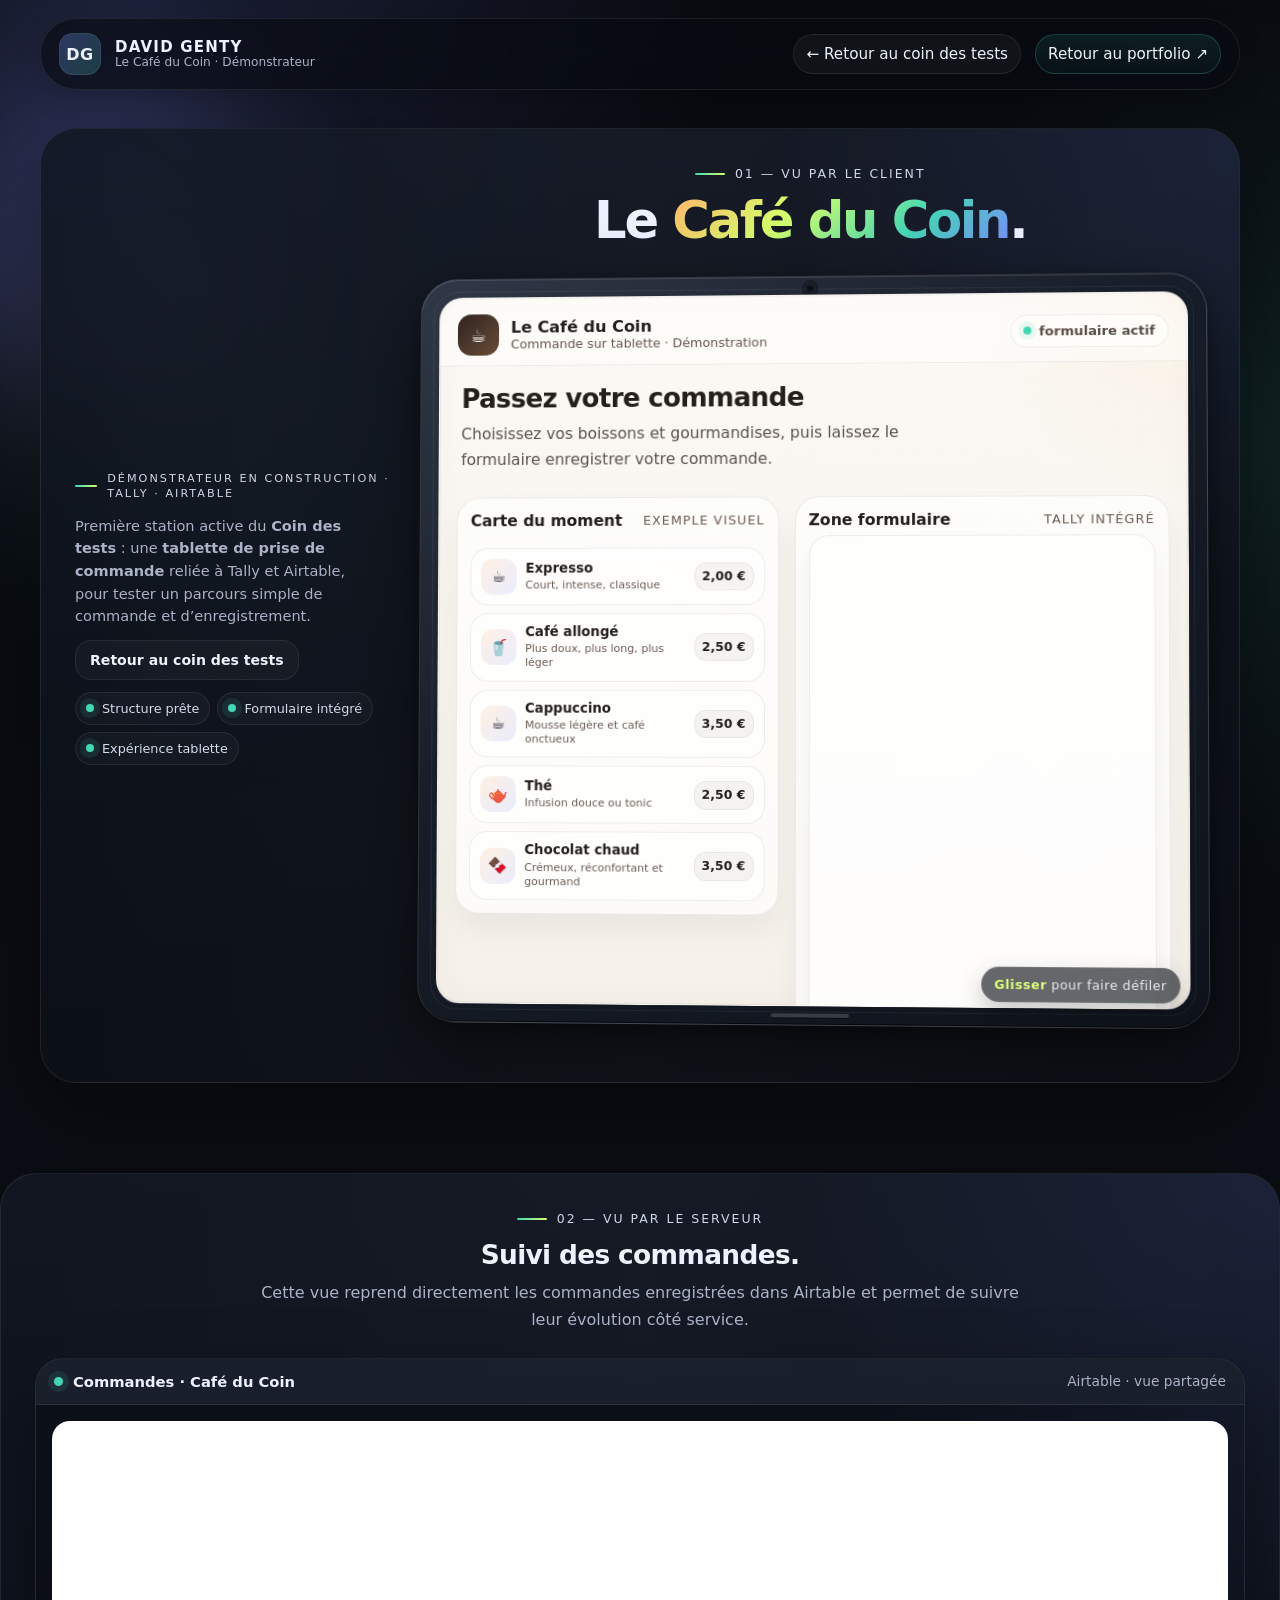
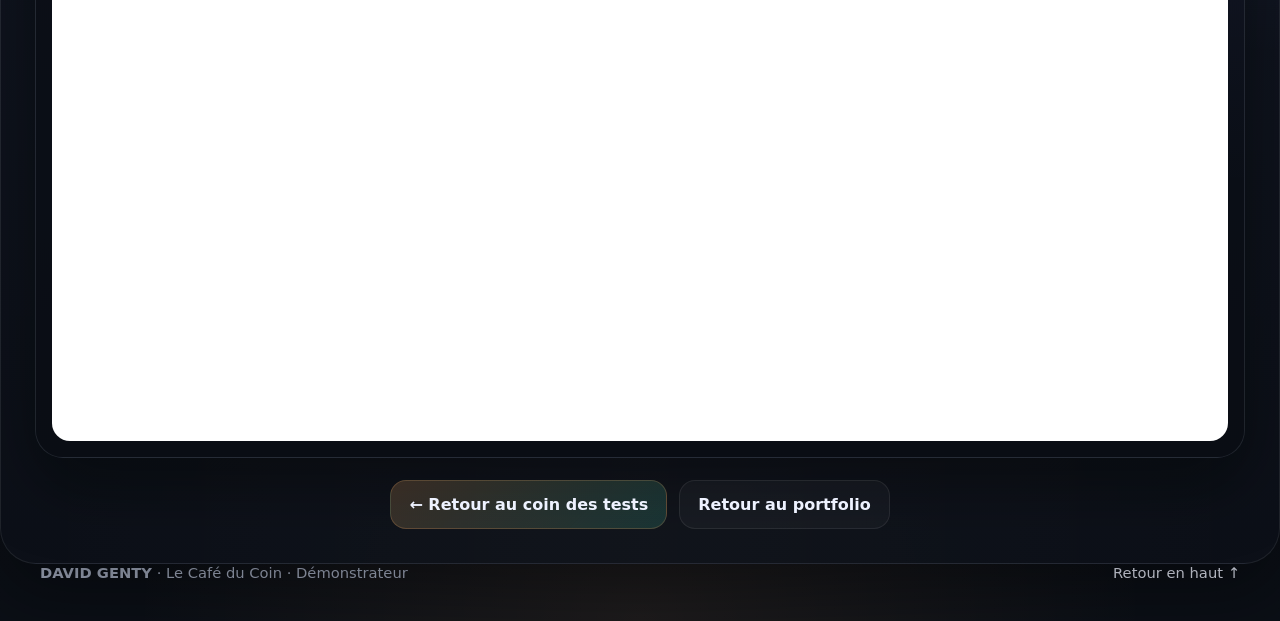
<file: cafe-du-coin.html>
<!DOCTYPE html>
<html lang="fr">
<head>
  <meta charset="UTF-8" />
  <meta name="viewport" content="width=device-width, initial-scale=1.0" />
  <meta name="description" content="Le Café du Coin — démonstrateur de commande sur tablette par David Genty." />
  <meta name="theme-color" content="#090b10" />
  <title>Le Café du Coin — David Genty</title>
  <style>
    :root{
      --bg:#090b10;
      --bg2:#0e131c;
      --panel:#131a26;
      --panel2:#101722;
      --line:rgba(255,255,255,.08);
      --line-strong:rgba(255,255,255,.14);
      --text:#eef2ff;
      --muted:#aab3c7;
      --green:#44d7b6;
      --lime:#d6ff6b;
      --violet:#7c8cff;
      --orange:#ffb36b;
      --shadow:0 28px 70px rgba(0,0,0,.38);
      --radius:28px;
      --max:1200px;
    }

    *{box-sizing:border-box}
    html{scroll-behavior:smooth}
    body{
      margin:0;
      font-family:Inter, ui-sans-serif, system-ui, -apple-system, Segoe UI, Roboto, Helvetica, Arial, sans-serif;
      color:var(--text);
      background:
        radial-gradient(circle at 10% 0%, rgba(124,140,255,.16), transparent 24%),
        radial-gradient(circle at 100% 20%, rgba(68,215,182,.10), transparent 20%),
        radial-gradient(circle at 50% 100%, rgba(255,179,107,.08), transparent 22%),
        linear-gradient(180deg, #090b10 0%, #0b0f16 100%);
      min-height:100vh;
      overflow-x:hidden;
    }

    .ambient,
    .ambient::before,
    .ambient::after{
      position:fixed;
      border-radius:999px;
      filter:blur(60px);
      pointer-events:none;
      z-index:-2;
    }
    .ambient{
      width:320px;height:320px;top:8%;left:-60px;
      background:rgba(124,140,255,.20);
    }
    .ambient::before{
      content:"";
      width:300px;height:300px;right:-120px;top:260px;position:fixed;
      background:rgba(68,215,182,.14);
    }
    .ambient::after{
      content:"";
      width:260px;height:260px;left:35%;bottom:-80px;position:fixed;
      background:rgba(255,179,107,.10);
    }

    .noise{
      position:fixed; inset:0; pointer-events:none; z-index:-1; opacity:.06;
      background-image:
        linear-gradient(rgba(255,255,255,.05) 1px, transparent 1px),
        linear-gradient(90deg, rgba(255,255,255,.05) 1px, transparent 1px);
      background-size: 28px 28px;
      mask-image: radial-gradient(circle at center, black 55%, transparent 100%);
    }

    .site-header{
      width:min(calc(100% - 32px), var(--max));
      margin:18px auto 0;
      padding:14px 18px;
      border:1px solid var(--line);
      background:rgba(8,11,17,.62);
      backdrop-filter:blur(16px);
      border-radius:999px;
      display:flex;
      justify-content:space-between;
      align-items:center;
      gap:24px;
      position:sticky;
      top:14px;
      z-index:50;
      box-shadow:0 10px 28px rgba(0,0,0,.18);
    }

    .brand{
      display:flex; align-items:center; gap:14px;
      text-decoration:none; color:var(--text);
      min-width:0;
    }
    .brand-mark{
      width:42px;height:42px;border-radius:14px;
      display:grid;place-items:center;
      font-weight:800; letter-spacing:.04em;
      background:linear-gradient(135deg, rgba(124,140,255,.30), rgba(68,215,182,.22));
      border:1px solid rgba(255,255,255,.08);
    }
    .brand-copy{display:flex; flex-direction:column; line-height:1.05}
    .brand-copy strong{font-size:.94rem; letter-spacing:.08em}
    .brand-copy small{font-size:.76rem;color:var(--muted)}

    .main-nav{display:flex; gap:14px; align-items:center; flex-wrap:wrap; justify-content:flex-end}
    .main-nav a{
      text-decoration:none; color:var(--muted); font-size:.95rem;
      padding:10px 12px; border-radius:999px; border:1px solid transparent; transition:.2s ease;
    }
    .main-nav a:hover,
    .main-nav a.active{
      color:var(--text); background:rgba(255,255,255,.04); border-color:var(--line);
    }
    .main-nav .nav-cta{
      color:var(--text);
      background:linear-gradient(180deg, rgba(68,215,182,.10), rgba(68,215,182,.04));
      border-color:rgba(68,215,182,.22);
    }

    .nav-toggle{
      display:none;
      width:44px;height:44px;border-radius:14px;
      border:1px solid var(--line);
      background:rgba(255,255,255,.03);
      align-items:center;justify-content:center;flex-direction:column;gap:5px;
    }
    .nav-toggle span{width:18px;height:2px;border-radius:999px;background:var(--text);display:block}

    .page-shell{
      width:min(calc(100% - 32px), var(--max));
      margin:38px auto 90px;
    }

    .section-shell{
      border:1px solid var(--line);
      background:linear-gradient(180deg, rgba(18,24,36,.88), rgba(12,16,24,.90));
      border-radius:36px;
      overflow:hidden;
      box-shadow:var(--shadow);
      position:relative;
      margin-top:28px;
    }
    .section-shell::before{
      content:"";
      position:absolute; inset:0;
      background:
        radial-gradient(circle at top right, rgba(124,140,255,.10), transparent 30%),
        linear-gradient(90deg, transparent, rgba(255,255,255,.02), transparent);
      pointer-events:none;
    }
    .section-inner{position:relative; z-index:1; padding:34px}

    .eyebrow{
      margin:0 0 12px; color:#d0d7e6; font-size:.78rem;
      text-transform:uppercase; letter-spacing:.18em;
      display:flex; align-items:center; gap:10px;
    }
    .eyebrow span{
      width:32px;height:2px;border-radius:999px;
      background:linear-gradient(90deg, var(--green), var(--lime));
      display:inline-block;
    }
    h1,h2,h3{margin:0}
    h1{
      font-size:clamp(2.6rem, 6vw, 4.9rem);
      line-height:.98; letter-spacing:-.04em;
    }
    h1 em{
      font-style:normal;
      background:linear-gradient(135deg, #ffb36b 0%, #d6ff6b 35%, #44d7b6 70%, #7c8cff 100%);
      -webkit-background-clip:text; background-clip:text; color:transparent;
    }
    h2{
      font-size:clamp(1.8rem, 3vw, 2.8rem);
      line-height:1.05; letter-spacing:-.03em;
    }
    h3{
      font-size:clamp(1.08rem, 2vw, 1.3rem);
      letter-spacing:-.02em;
      line-height:1.1;
    }
    p{margin:0; color:var(--muted); line-height:1.7}

    .hero{
      display:grid; grid-template-columns:.88fr 1.12fr; gap:28px; align-items:center;
    }
    .hero-copy{display:flex; flex-direction:column; gap:18px}
    .hero-copy .lead{max-width:58ch; font-size:1.03rem}
    .hero-actions{display:flex; gap:14px; flex-wrap:wrap; margin-top:4px}
    .button{
      display:inline-flex; align-items:center; justify-content:center; gap:10px;
      text-decoration:none; color:var(--text); font-weight:600;
      padding:14px 18px; border-radius:16px;
      border:1px solid var(--line);
      transition:.22s ease;
      background:rgba(255,255,255,.03);
    }
    .button:hover{transform:translateY(-1px); border-color:rgba(255,255,255,.16)}
    .button-primary{
      background:linear-gradient(135deg, rgba(255,179,107,.18), rgba(68,215,182,.16));
      border-color:rgba(255,179,107,.20);
    }
    .button-ghost{background:rgba(255,255,255,.03)}
    .button.small{padding:12px 14px; border-radius:14px; font-size:.94rem}

    .status-row{display:flex; flex-wrap:wrap; gap:10px 12px}
    .chip{
      display:inline-flex; align-items:center; gap:8px;
      padding:10px 14px; border-radius:999px;
      border:1px solid var(--line);
      background:rgba(255,255,255,.03);
      color:#d4dced; font-size:.92rem;
    }
    .chip i{
      width:8px;height:8px;border-radius:999px;background:var(--green);display:inline-block;
      box-shadow:0 0 0 6px rgba(68,215,182,.10);
    }

    .device-stage{
      display:flex; justify-content:center; align-items:center; min-height:720px;
      position:relative;
      padding:8px 0;
    }
    .device-stage::before{
      content:"";
      position:absolute;
      width:380px;height:380px;border-radius:999px;
      background:radial-gradient(circle, rgba(255,179,107,.10), transparent 70%);
      top:40px; right:30px; pointer-events:none;
    }

    .tablet{
      width:min(100%, 660px);
      aspect-ratio: 4 / 3;
      border-radius:34px;
      padding:20px;
      position:relative;
      background:
        linear-gradient(160deg, rgba(36,43,56,.98), rgba(20,25,36,.98)),
        #11161f;
      border:1px solid rgba(255,255,255,.10);
      box-shadow:
        0 34px 90px rgba(0,0,0,.42),
        inset 0 1px 0 rgba(255,255,255,.08);
    }
    .tablet::before{
      content:"";
      position:absolute; inset:12px;
      border-radius:26px;
      border:1px solid rgba(255,255,255,.06);
      pointer-events:none;
    }
    .camera-dot{
      position:absolute; top:10px; left:50%; transform:translateX(-50%);
      width:10px;height:10px;border-radius:999px;
      background:#0b1017;border:1px solid rgba(255,255,255,.08);
      box-shadow:0 0 0 6px rgba(0,0,0,.22);
    }
    .tablet-screen{
      width:100%; height:100%;
      border-radius:24px;
      overflow:hidden;
      border:1px solid rgba(255,255,255,.08);
      background:
        radial-gradient(circle at top right, rgba(255,179,107,.10), transparent 20%),
        linear-gradient(180deg, rgba(253,251,246,.99), rgba(247,243,236,.99));
      color:#202530;
      display:grid;
      grid-template-rows:auto auto 1fr auto;
      position:relative;
    }
    .tablet-screen::before{
      content:"";
      position:absolute; inset:0;
      background-image:
        linear-gradient(rgba(0,0,0,.025) 1px, transparent 1px),
        linear-gradient(90deg, rgba(0,0,0,.018) 1px, transparent 1px);
      background-size:22px 22px;
      opacity:.35;
      pointer-events:none;
      mask-image:linear-gradient(180deg, rgba(0,0,0,.6), rgba(0,0,0,.18));
    }

    .screen-top{
      display:flex; justify-content:space-between; align-items:center;
      padding:16px 18px 10px;
      border-bottom:1px solid rgba(25,33,44,.08);
      background:rgba(255,255,255,.45);
      backdrop-filter:blur(8px);
    }
    .screen-top .brandline{
      display:flex; align-items:center; gap:12px;
    }
    .cafe-logo{
      width:42px;height:42px;border-radius:14px;
      display:grid; place-items:center;
      color:#fff;
      font-size:1.15rem;
      background:linear-gradient(135deg, #2f2320, #6a4c37);
      box-shadow:inset 0 1px 0 rgba(255,255,255,.16);
    }
    .brandline strong{
      display:block; font-size:1.02rem; color:#241f1c;
    }
    .brandline small{
      display:block; color:#63554b; font-size:.8rem;
    }
    .screen-badge{
      padding:8px 12px; border-radius:999px;
      border:1px solid rgba(32,37,48,.08);
      background:#fffdf9; color:#594d45; font-size:.82rem; font-weight:600;
      display:inline-flex; align-items:center; gap:8px;
    }
    .screen-badge i{
      width:8px;height:8px;border-radius:999px;background:var(--green);display:inline-block;
      box-shadow:0 0 0 5px rgba(68,215,182,.12);
    }

    .screen-heading{
      padding:18px 22px 10px;
      display:flex; justify-content:space-between; align-items:flex-start; gap:18px;
    }
    .screen-heading h2{
      font-size:clamp(1.7rem, 3vw, 2.4rem);
      color:#241f1c;
      line-height:1;
      margin-bottom:8px;
    }
    .screen-heading p{color:#5b524c; max-width:52ch; font-size:.98rem}
    .screen-meta{
      display:flex; gap:10px; flex-wrap:wrap; justify-content:flex-end;
    }
    .soft-pill{
      padding:9px 12px; border-radius:999px;
      background:rgba(108,78,56,.08); color:#5f5146;
      border:1px solid rgba(94,82,72,.10); font-size:.84rem; font-weight:600;
    }

    .screen-grid{
      display:grid;
      grid-template-columns: 1fr 1.1fr;
      gap:18px;
      padding:14px 22px 18px;
      min-height:0;
    }
    .menu-pane,
    .form-pane{
      border:1px solid rgba(30,36,44,.08);
      border-radius:24px;
      background:rgba(255,255,255,.62);
      box-shadow:0 16px 28px rgba(26,18,11,.05);
      position:relative;
      overflow:hidden;
    }

    .menu-pane{
      padding:16px;
      display:flex; flex-direction:column; gap:12px;
    }
    .menu-pane .pane-title,
    .form-pane .pane-title{
      display:flex; justify-content:space-between; align-items:center; gap:10px;
      margin-bottom:6px;
    }
    .pane-title strong{
      color:#241f1c; font-size:.98rem;
    }
    .pane-title span{
      color:#6a5b50; font-size:.8rem; text-transform:uppercase; letter-spacing:.08em;
    }

    .menu-items{display:grid; gap:10px}
    .menu-item{
      display:grid; grid-template-columns:auto 1fr auto; gap:12px; align-items:center;
      padding:12px;
      border-radius:18px;
      border:1px solid rgba(31,37,45,.08);
      background:rgba(255,255,255,.68);
    }
    .menu-icon{
      width:42px;height:42px;border-radius:14px;
      display:grid;place-items:center;
      background:linear-gradient(135deg, rgba(255,179,107,.18), rgba(124,140,255,.16));
      font-size:1.2rem;
    }
    .menu-item strong{display:block; color:#241f1c; margin-bottom:3px; font-size:.95rem}
    .menu-item small{display:block; color:#695b51; font-size:.82rem}
    .price{
      color:#241f1c; font-weight:700; white-space:nowrap;
      padding:8px 10px; border-radius:12px; background:rgba(108,78,56,.06);
      border:1px solid rgba(94,82,72,.08);
      font-size:.9rem;
    }

    .form-pane{
      padding:18px;
      display:flex; flex-direction:column;
      min-height:100%;
    }
    .placeholder-shell{
      margin-top:6px;
      border:2px dashed rgba(55,67,80,.16);
      border-radius:20px;
      background:
        linear-gradient(180deg, rgba(255,255,255,.72), rgba(255,255,255,.56));
      display:flex;
      flex-direction:column;
      align-items:center;
      justify-content:center;
      gap:18px;
      text-align:center;
      padding:26px;
      min-height:100%;
      position:relative;
      overflow:hidden;
    }
    .placeholder-shell::before{
      content:"";
      position:absolute; width:160px;height:160px;border-radius:999px;
      background:radial-gradient(circle, rgba(68,215,182,.09), transparent 70%);
      top:-40px; left:-40px;
    }
    .placeholder-shell::after{
      content:"";
      position:absolute; width:150px;height:150px;border-radius:999px;
      background:radial-gradient(circle, rgba(124,140,255,.08), transparent 70%);
      bottom:-40px; right:-30px;
    }
    .placeholder-icon{
      width:72px;height:72px;border-radius:22px;
      display:grid; place-items:center;
      font-size:1.7rem;
      color:#fff;
      background:linear-gradient(135deg, #44d7b6, #7c8cff);
      box-shadow:0 18px 35px rgba(61,103,181,.20);
      position:relative;
      z-index:1;
    }
    .placeholder-shell h3{
      color:#241f1c;
      font-size:1.28rem;
      position:relative;
      z-index:1;
    }
    .placeholder-shell p{
      color:#5e544d;
      max-width:35ch;
      position:relative;
      z-index:1;
    }
    .tally-frame{
      width:100%;
      border:1px dashed rgba(31,37,45,.14);
      background:rgba(249,247,242,.74);
      border-radius:18px;
      padding:16px;
      text-align:left;
      position:relative;
      z-index:1;
    }
    .tally-frame strong{
      display:block; color:#241f1c; margin-bottom:8px; font-size:.95rem;
    }
    .tally-frame ul{
      margin:0; padding-left:18px; color:#5f544d;
      line-height:1.7; font-size:.92rem;
    }

    .screen-footer{
      padding:14px 20px 18px;
      display:flex; justify-content:space-between; align-items:center; gap:16px; flex-wrap:wrap;
      border-top:1px solid rgba(25,33,44,.08);
      background:rgba(255,255,255,.45);
    }
    .screen-footer .hint{
      color:#66584d; font-size:.9rem;
    }
    .mini-action{
      display:flex; gap:10px; flex-wrap:wrap;
    }

    .info-grid{
      display:grid; grid-template-columns: repeat(3, minmax(0,1fr)); gap:18px;
    }
    .info-card{
      border:1px solid var(--line);
      border-radius:28px;
      background:linear-gradient(180deg, rgba(20,27,39,.96), rgba(13,18,27,.95));
      padding:24px;
      position:relative;
      overflow:hidden;
      min-height:100%;
    }
    .info-card::before{
      content:"";
      position:absolute; width:140px;height:140px;border-radius:999px;
      right:-40px; top:-40px;
      background:radial-gradient(circle, rgba(124,140,255,.15), transparent 70%);
      pointer-events:none;
    }
    .info-card .mini{
      font-size:.77rem; text-transform:uppercase; letter-spacing:.15em; color:#d3dced;
      display:flex; align-items:center; gap:9px; margin-bottom:12px;
    }
    .info-card .mini::before{
      content:""; width:8px;height:8px;border-radius:999px; background:var(--orange); display:inline-block;
      box-shadow:0 0 0 6px rgba(255,179,107,.10);
    }
    .info-card p{margin-top:10px}
    .bullet-list{display:grid; gap:10px; margin-top:14px}
    .bullet{
      display:flex; gap:10px; align-items:flex-start;
      color:var(--muted); line-height:1.55;
    }
    .bullet i{
      width:20px;height:20px;border-radius:999px; flex:0 0 20px;
      border:1px solid rgba(68,215,182,.28);
      background:rgba(68,215,182,.08);
      position:relative; margin-top:2px;
    }
    .bullet i::after{
      content:""; position:absolute; inset:5px; border-radius:999px; background:var(--green);
      box-shadow:0 0 0 6px rgba(68,215,182,.10);
    }

    .contact-panel{
      display:grid; grid-template-columns:1fr auto; align-items:center; gap:20px;
    }
    .contact-links{
      display:flex; gap:12px; flex-wrap:wrap; justify-content:flex-end;
    }

    footer{
      width:min(calc(100% - 32px), var(--max));
      margin:0 auto 40px;
      display:flex; justify-content:space-between; align-items:center; gap:18px; flex-wrap:wrap;
      color:var(--muted);
      font-size:.92rem;
    }
    footer a{color:var(--text); text-decoration:none}

    @media (max-width: 1080px){
      .hero{grid-template-columns:1fr}
      .device-stage{min-height:auto}
      .info-grid{grid-template-columns:1fr}
      .tablet{max-width:780px}
    }

    @media (max-width: 860px){
      .site-header{
        border-radius:26px;
        padding:14px;
        align-items:flex-start;
      }
      .nav-toggle{display:flex}
      .main-nav{
        display:none; width:100%; padding-top:12px;
        flex-direction:column; align-items:stretch;
      }
      .main-nav.open{display:flex}
      .main-nav a{width:100%; text-align:center}

      .screen-grid{grid-template-columns:1fr}
      .contact-panel{grid-template-columns:1fr}
      .contact-links{justify-content:flex-start}
    }

    @media (max-width: 620px){
      .site-header{width:min(calc(100% - 20px), var(--max)); top:10px}
      .page-shell{width:min(calc(100% - 20px), var(--max)); margin-top:22px}
      .section-inner{padding:22px 18px}
      .screen-top,
      .screen-heading,
      .screen-grid,
      .screen-footer{padding-left:16px; padding-right:16px}
      .screen-heading{flex-direction:column; align-items:flex-start}
      .screen-meta{justify-content:flex-start}
      .tablet{padding:14px; border-radius:28px}
      .tablet-screen{border-radius:20px}
      .hero-actions, .contact-links{width:100%}
      .button{width:100%}
      .chip{width:100%; justify-content:center}
    }

    @media (prefers-reduced-motion: reduce){
      *{scroll-behavior:auto}
    }
  
    /* ===== V2 TABLETTE : rendu plus réaliste + écran réellement manipulable ===== */
    .device-stage{
      min-height:760px;
      perspective:1400px;
    }

    .tablet{
      width:min(100%, 690px);
      aspect-ratio:auto;
      height:720px;
      border-radius:38px;
      padding:18px;
      background:
        linear-gradient(145deg, #303746 0%, #171d28 42%, #0e131b 100%);
      border:1px solid rgba(255,255,255,.13);
      box-shadow:
        0 36px 90px rgba(0,0,0,.46),
        0 8px 22px rgba(0,0,0,.34),
        inset 0 1px 0 rgba(255,255,255,.12),
        inset 0 -1px 0 rgba(0,0,0,.7);
      transform:rotateY(-2deg) rotateX(1deg);
      transform-style:preserve-3d;
    }

    .tablet::after{
      content:"";
      position:absolute;
      left:50%;
      bottom:7px;
      width:78px;
      height:4px;
      border-radius:999px;
      transform:translateX(-50%);
      background:rgba(255,255,255,.16);
      box-shadow:0 1px 0 rgba(0,0,0,.5);
    }

    .camera-dot{
      top:7px;
      width:9px;
      height:9px;
      background:#05080d;
      border:1px solid rgba(255,255,255,.10);
      box-shadow:
        0 0 0 4px rgba(0,0,0,.30),
        inset 0 0 0 2px rgba(33,56,72,.25);
    }

    .tablet-screen{
      display:block;
      height:100%;
      overflow-y:auto;
      overflow-x:hidden;
      overscroll-behavior:contain;
      scrollbar-width:thin;
      scrollbar-color:#8c765f rgba(66,55,45,.08);
      cursor:grab;
      user-select:none;
      touch-action:pan-y;
      scroll-behavior:smooth;
      border-radius:24px;
      box-shadow:
        inset 0 0 0 1px rgba(0,0,0,.06),
        inset 0 0 28px rgba(86,65,48,.04);
    }

    .tablet-screen.is-dragging{
      cursor:grabbing;
      scroll-behavior:auto;
    }

    .tablet-screen::-webkit-scrollbar{
      width:11px;
    }

    .tablet-screen::-webkit-scrollbar-track{
      background:rgba(91,72,57,.06);
    }

    .tablet-screen::-webkit-scrollbar-thumb{
      background:linear-gradient(180deg, #9b836b, #6e5b49);
      border-radius:999px;
      border:3px solid rgba(250,247,240,.9);
    }

    .tablet-screen::-webkit-scrollbar-thumb:hover{
      background:linear-gradient(180deg, #b1977d, #7c6651);
    }

    .screen-top{
      position:sticky;
      top:0;
      z-index:8;
    }

    .screen-footer{
      margin-top:8px;
    }

    .screen-grid{
      min-height:720px;
      align-items:stretch;
    }

    .menu-pane{
      align-self:start;
      position:sticky;
      top:84px;
    }

    .form-pane{
      min-height:620px;
    }

    .drag-hint{
      position:absolute;
      right:28px;
      bottom:24px;
      z-index:6;
      pointer-events:none;
      padding:9px 12px;
      border-radius:999px;
      background:rgba(12,16,23,.72);
      border:1px solid rgba(255,255,255,.10);
      color:#e7edf7;
      font-size:.78rem;
      letter-spacing:.04em;
      backdrop-filter:blur(10px);
      opacity:.88;
      box-shadow:0 10px 24px rgba(0,0,0,.25);
    }

    .drag-hint strong{
      color:var(--lime);
      font-weight:700;
    }

    @media (max-width: 1080px){
      .tablet{
        max-width:780px;
        height:700px;
        transform:none;
      }
    }

    @media (max-width: 700px){
      .device-stage{
        min-height:auto;
      }

      .tablet{
        width:100%;
        height:690px;
        padding:12px;
        border-radius:30px;
      }

      .tablet-screen{
        border-radius:20px;
      }

      .drag-hint{
        display:none;
      }

      .screen-grid{
        min-height:auto;
      }

      .menu-pane{
        position:relative;
        top:auto;
      }

      .form-pane{
        min-height:520px;
      }
    }

  
    /* ===== Intégration réelle du formulaire Tally ===== */
    .tally-embed-shell{
      width:100%;
      min-height:588px;
      border-radius:20px;
      overflow:hidden;
      background:rgba(255,255,255,.62);
      border:1px solid rgba(31,37,45,.08);
      box-shadow:0 14px 26px rgba(26,18,11,.05);
      user-select:text;
      cursor:auto;
    }

    .tally-embed-shell iframe{
      display:block;
      width:100%;
      min-height:588px;
      border:0;
      background:transparent;
      cursor:auto;
    }

    @media (max-width:700px){
      .tally-embed-shell,
      .tally-embed-shell iframe{
        min-height:640px;
      }
    }

  
    /* Ajustement ciblé du menu produits : garantir la visibilité complète des prix */
    .menu-item{
      grid-template-columns: 42px minmax(0, 1fr) auto;
      align-items: center;
    }

    .menu-item > div:nth-child(2){
      min-width: 0;
    }

    .menu-item strong,
    .menu-item small{
      overflow-wrap: anywhere;
    }

    .price{
      white-space: nowrap;
      flex-shrink: 0;
      padding: 8px 9px;
      font-size: .86rem;
    }

    @media (max-width: 700px){
      .menu-item{
        grid-template-columns: 40px minmax(0, 1fr) auto;
        gap: 10px;
      }

      .price{
        font-size: .82rem;
        padding: 7px 8px;
      }
    }

  
    /* Finition carte du moment : titres sur une ligne, descriptions propres, plus d'espace visuel */
    .screen-grid{
      grid-template-columns: 1.12fr .98fr;
    }

    .menu-pane{
      min-width: 0;
    }

    .menu-items{
      gap: 9px;
    }

    .menu-item{
      grid-template-columns: 40px minmax(0, 1fr) auto;
      gap: 10px;
      padding: 11px;
    }

    .menu-icon{
      width: 40px;
      height: 40px;
      border-radius: 13px;
      font-size: 1.08rem;
    }

    .menu-item strong{
      font-size: .89rem;
      line-height: 1.15;
      white-space: nowrap;
      overflow: hidden;
      text-overflow: ellipsis;
    }

    .menu-item small{
      display: block;
      font-size: .76rem;
      line-height: 1.25;
      white-space: normal;
      overflow-wrap: normal !important;
      word-break: normal !important;
      hyphens: none;
      max-width: 100%;
    }

    .menu-item > div:nth-child(2){
      min-width: 0;
    }

    .price{
      min-width: 62px;
      text-align: center;
      white-space: nowrap;
      padding: 8px 8px;
      font-size: .82rem;
      line-height: 1;
    }

    @media (max-width: 1080px){
      .screen-grid{
        grid-template-columns: 1.08fr .92fr;
      }
    }

    @media (max-width: 860px){
      .screen-grid{
        grid-template-columns: 1fr;
      }

      .menu-item strong{
        font-size: .92rem;
      }

      .menu-item small{
        font-size: .79rem;
      }
    }

  
    /* Finition Tally : légère réduction visuelle de l'embed pour afficher entièrement le bouton d'envoi */
    .tally-embed-shell{
      overflow: hidden;
    }

    .tally-embed-shell iframe{
      transform: scale(.965);
      transform-origin: top left;
      width: 103.63% !important;
    }

    @media (max-width:700px){
      .tally-embed-shell iframe{
        transform: scale(.95);
        width: 105.27% !important;
      }
    }

  
    /* Dernière finition Tally : formulaire plus petit et parfaitement centré */
    .tally-embed-shell{
      overflow:hidden;
      padding:0 0 18px;
    }

    .tally-embed-shell iframe{
      transform:scale(.90) !important;
      transform-origin:top center !important;
      width:111.12% !important;
      margin-left:-5.56% !important;
    }

    @media (max-width:700px){
      .tally-embed-shell{
        padding-bottom:22px;
      }

      .tally-embed-shell iframe{
        transform:scale(.88) !important;
        width:113.64% !important;
        margin-left:-6.82% !important;
      }
    }

  
    /* Correction interaction Tally : aucun scale sur l'iframe = zones cliquables parfaitement alignées */
    .tally-embed-shell{
      overflow: visible !important;
      padding: 0 0 16px !important;
    }

    .tally-embed-shell iframe{
      transform: none !important;
      transform-origin: initial !important;
      width: 100% !important;
      margin-left: 0 !important;
      min-height: 620px !important;
    }

    /* Donner davantage de largeur réelle au formulaire sans déformer l'iframe */
    .screen-grid{
      grid-template-columns: .88fr 1.22fr !important;
      gap: 14px !important;
    }

    .menu-pane{
      padding: 14px !important;
    }

    .form-pane{
      padding: 14px !important;
      min-width: 0;
    }

    @media (max-width: 860px){
      .screen-grid{
        grid-template-columns: 1fr !important;
      }

      .tally-embed-shell iframe{
        width: 100% !important;
        min-height: 660px !important;
      }
    }

  
    /* ===== Recalibrage global final de la tablette =====
       Objectif : carte lisible + Tally confortable, sans décalage des zones cliquables. */

    .device-stage{
      min-height: 790px !important;
    }

    .tablet{
      width: min(100%, 820px) !important;
      height: 750px !important;
    }

    .screen-grid{
      grid-template-columns: minmax(300px, .98fr) minmax(360px, 1.12fr) !important;
      gap: 16px !important;
      padding-left: 18px !important;
      padding-right: 18px !important;
    }

    .menu-pane{
      padding: 13px !important;
      min-width: 0 !important;
    }

    .menu-items{
      gap: 8px !important;
    }

    .menu-item{
      grid-template-columns: 36px minmax(0, 1fr) 60px !important;
      gap: 9px !important;
      padding: 10px !important;
      min-width: 0 !important;
    }

    .menu-icon{
      width: 36px !important;
      height: 36px !important;
      border-radius: 12px !important;
      font-size: 1rem !important;
    }

    .menu-item > div:nth-child(2){
      min-width: 0 !important;
    }

    .menu-item strong{
      display: block !important;
      font-size: .84rem !important;
      line-height: 1.15 !important;
      white-space: nowrap !important;
      overflow: visible !important;
      text-overflow: clip !important;
      word-break: normal !important;
      overflow-wrap: normal !important;
      hyphens: none !important;
    }

    .menu-item small{
      display: block !important;
      margin-top: 3px !important;
      font-size: .69rem !important;
      line-height: 1.28 !important;
      white-space: normal !important;
      word-break: normal !important;
      overflow-wrap: normal !important;
      hyphens: none !important;
    }

    .price{
      width: 60px !important;
      min-width: 60px !important;
      padding: 7px 5px !important;
      font-size: .78rem !important;
      line-height: 1 !important;
      text-align: center !important;
      white-space: nowrap !important;
    }

    .form-pane{
      padding: 13px !important;
      min-width: 0 !important;
    }

    /* Tally reste 100 % natif : pas de scale, donc zones cliquables exactes. */
    .tally-embed-shell{
      width: 100% !important;
      overflow: visible !important;
    }

    .tally-embed-shell iframe{
      width: 100% !important;
      transform: none !important;
      margin-left: 0 !important;
      min-height: 620px !important;
    }

    @media (max-width: 1180px) and (min-width: 861px){
      .tablet{
        width: min(100%, 780px) !important;
      }

      .screen-grid{
        grid-template-columns: minmax(280px, .94fr) minmax(340px, 1.06fr) !important;
        gap: 13px !important;
      }

      .menu-item strong{
        font-size: .80rem !important;
      }

      .menu-item small{
        font-size: .66rem !important;
      }

      .price{
        width: 56px !important;
        min-width: 56px !important;
        font-size: .74rem !important;
      }
    }

    @media (max-width: 860px){
      .tablet{
        width: min(100%, 720px) !important;
        height: 720px !important;
      }

      .screen-grid{
        grid-template-columns: 1fr !important;
        padding-left: 16px !important;
        padding-right: 16px !important;
      }

      .menu-item{
        grid-template-columns: 40px minmax(0,1fr) 64px !important;
      }

      .menu-item strong{
        font-size: .92rem !important;
      }

      .menu-item small{
        font-size: .78rem !important;
      }

      .price{
        width: 64px !important;
        min-width: 64px !important;
        font-size: .82rem !important;
      }
    }

    @media (max-width: 620px){
      .tablet{
        width: 100% !important;
        height: 700px !important;
      }

      .menu-item strong{
        font-size: .86rem !important;
      }

      .menu-item small{
        font-size: .73rem !important;
      }
    }

  
    /* ===== Confirmation après envoi Tally ===== */
    .order-confirmation{
      margin-top: 12px;
      padding: 13px 14px;
      border-radius: 18px;
      border: 1px solid rgba(68,215,182,.22);
      background:
        linear-gradient(135deg, rgba(68,215,182,.10), rgba(214,255,107,.07)),
        rgba(255,255,255,.72);
      display: flex;
      align-items: center;
      gap: 12px;
      box-shadow: 0 12px 24px rgba(26,18,11,.05);
      animation: confirmationIn .35s ease both;
    }

    .order-confirmation[hidden]{
      display: none !important;
    }

    .confirmation-icon{
      width: 40px;
      height: 40px;
      flex: 0 0 40px;
      border-radius: 14px;
      display: grid;
      place-items: center;
      background: linear-gradient(135deg, #44d7b6, #8ddf9a);
      color: #0b1714;
      font-weight: 900;
      font-size: 1.1rem;
      box-shadow: 0 10px 20px rgba(68,215,182,.18);
    }

    .confirmation-copy{
      min-width: 0;
    }

    .confirmation-copy small{
      display: block;
      margin-bottom: 2px;
      color: #5b6b64;
      font-size: .68rem;
      letter-spacing: .12em;
      font-weight: 800;
    }

    .confirmation-copy strong{
      display: block;
      color: #202823;
      font-size: .96rem;
      line-height: 1.2;
    }

    .confirmation-summary{
      display: flex;
      gap: 7px;
      flex-wrap: wrap;
      margin-top: 5px;
      color: #655b54;
      font-size: .78rem;
      line-height: 1.35;
    }

    .confirmation-summary span:not(:empty) + span:not(:empty)::before{
      content: "·";
      margin-right: 7px;
      color: #8a7c72;
    }

    @keyframes confirmationIn{
      from{
        opacity: 0;
        transform: translateY(6px);
      }
      to{
        opacity: 1;
        transform: translateY(0);
      }
    }

    @media (prefers-reduced-motion: reduce){
      .order-confirmation{
        animation: none;
      }
    }

  
    .new-order-button{
      margin-top: 9px;
      padding: 8px 11px;
      border-radius: 12px;
      border: 1px solid rgba(68,215,182,.22);
      background: rgba(68,215,182,.08);
      color: #24322d;
      font: inherit;
      font-size: .78rem;
      font-weight: 700;
      cursor: pointer;
      transition: .2s ease;
    }

    .new-order-button:hover{
      background: rgba(68,215,182,.14);
      transform: translateY(-1px);
    }

  
    /* ===== Interaction finale : Tally reste 100% cliquable, confirmation indépendante ===== */
    .tally-embed-shell,
    .tally-embed-shell iframe{
      position: relative;
      z-index: auto;
      pointer-events: auto;
    }

    .order-confirmation{
      position: sticky;
      bottom: 12px;
      z-index: 60;
      pointer-events: auto;
      margin: 12px 8px 4px;
      box-shadow: 0 18px 34px rgba(26,18,11,.16);
    }

    .order-confirmation[hidden]{
      display: none !important;
      pointer-events: none !important;
    }

    .new-order-button{
      position: relative;
      z-index: 61;
      pointer-events: auto;
      touch-action: manipulation;
    }

  
    /* Correction ciblée : bouton Nouvelle commande cliquable sans toucher à Tally */
    .form-pane{
      position: relative;
    }

    .order-confirmation{
      position: relative !important;
      bottom: auto !important;
      z-index: 20 !important;
      isolation: isolate;
      pointer-events: auto !important;
    }

    .new-order-button{
      position: relative !important;
      z-index: 21 !important;
      pointer-events: auto !important;
      cursor: pointer !important;
      touch-action: manipulation;
    }

  
    /* Correction strictement ciblée : la confirmation n'active jamais le mode "grab". */
    .order-confirmation,
    .order-confirmation *{
      cursor: default !important;
    }

    .new-order-button{
      cursor: pointer !important;
      pointer-events: auto !important;
    }

  
    /* Après validation, la carte de confirmation reste au-dessus de Tally. */
    .order-confirmation:not([hidden]){
      z-index: 999 !important;
      pointer-events: auto !important;
    }

    .order-confirmation:not([hidden]) .new-order-button{
      cursor: pointer !important;
      pointer-events: auto !important;
    }

  
    /* Nouvelle commande : simple lien natif = recharge la page et revient au formulaire */
    a.new-order-button{
      display: inline-flex;
      align-items: center;
      justify-content: center;
      width: fit-content;
      text-decoration: none;
      cursor: pointer !important;
      pointer-events: auto !important;
      position: relative;
      z-index: 9999;
    }

  
    /* Nouvelle commande : lien natif dans le pied de tablette, hors de l'iframe Tally */
    .footer-new-order{
      cursor: pointer !important;
      pointer-events: auto !important;
      position: relative;
      z-index: 1000;
      text-decoration: none;
    }


    .screen-footer{
      position: relative;
      z-index: 1000;
      pointer-events: auto;
    }

  
    /* Bouton refresh minimal, hors iframe Tally */
    .refresh-only{
      width: 38px;
      height: 38px;
      border-radius: 12px;
      display: inline-grid;
      place-items: center;
      text-decoration: none;
      color: #24322d;
      background: rgba(68,215,182,.10);
      border: 1px solid rgba(68,215,182,.22);
      font-size: 1.1rem;
      font-weight: 800;
      line-height: 1;
      cursor: pointer !important;
      pointer-events: auto !important;
      position: relative;
      z-index: 9999;
      transition: .2s ease;
    }

    .refresh-only:hover{
      background: rgba(68,215,182,.16);
      transform: rotate(-12deg);
    }

    .screen-footer,
    .mini-action{
      position: relative;
      z-index: 9998;
      pointer-events: auto;
    }

    /* Ajustement présentation : titre au-dessus de la tablette */
    .tablet-column{
      min-width: 0;
    }

    .tablet-title{
      margin: 0 0 18px;
      white-space: nowrap;
      font-size: clamp(2.2rem, 4vw, 3.8rem);
      line-height: 1;
      letter-spacing: -.04em;
      text-align: center;
    }

    @media (max-width: 1080px){
      .tablet-title{
        text-align: left;
      }
    }

    @media (max-width: 620px){
      .tablet-title{
        white-space: normal;
        text-align: left;
      }
    }

  
    /* ===== Ajustement présentation hero : texte compact, tablette prioritaire ===== */
    .hero{
      grid-template-columns: minmax(250px, .58fr) minmax(0, 1.42fr) !important;
      gap: 18px !important;
      align-items: start !important;
    }

    .hero-copy{
      gap: 10px !important;
      align-self: start !important;
      padding-top: 0 !important;
      max-width: 320px;
    }

    .hero-copy .eyebrow{
      margin-bottom: 4px !important;
      font-size: .70rem !important;
      line-height: 1.35;
    }

    .hero-copy .lead{
      max-width: 31ch !important;
      font-size: .91rem !important;
      line-height: 1.55 !important;
    }

    .hero-actions{
      margin-top: 2px !important;
    }

    .hero-actions .button{
      padding: 11px 14px !important;
      font-size: .88rem !important;
    }

    .status-row{
      gap: 7px !important;
      margin-top: 2px;
    }

    .status-row .chip{
      padding: 8px 10px !important;
      font-size: .80rem !important;
    }

    .tablet-column{
      width: 100%;
      min-width: 0;
    }

    .tablet-title{
      margin-bottom: 12px !important;
    }

    .device-stage{
      width: 100%;
      justify-content: flex-start !important;
      padding-top: 0 !important;
    }

    .tablet{
      width: min(100%, 820px) !important;
      max-width: 100% !important;
    }

    @media (max-width: 1080px){
      .hero{
        grid-template-columns: 1fr !important;
      }

      .hero-copy{
        max-width: 100%;
      }

      .hero-copy .lead{
        max-width: 65ch !important;
      }

      .tablet-column{
        width: 100%;
      }

      .device-stage{
        justify-content: center !important;
      }
    }

  
    /* Ajustement final : recentrer visuellement le bloc de gauche par rapport à la tablette */
    .hero{
      align-items: center !important;
    }

    .hero-copy{
      align-self: center !important;
      justify-self: start;
      transform: translateY(12px);
    }

    @media (max-width: 1080px){
      .hero{
        align-items: start !important;
      }

      .hero-copy{
        align-self: start !important;
        transform: none;
      }
    }

  
    /* ===== Repères Client / Serveur ===== */
    .view-label{
      margin: 0 0 10px;
      display: flex;
      align-items: center;
      gap: 10px;
      color: #d0d7e6;
      font-size: .78rem;
      text-transform: uppercase;
      letter-spacing: .16em;
    }

    .view-label span{
      width: 30px;
      height: 2px;
      border-radius: 999px;
      background: linear-gradient(90deg, var(--green), var(--lime));
      display: inline-block;
    }

    .tablet-column .view-label{
      justify-content: center;
      margin-bottom: 10px;
    }

    /* ===== Vue serveur Airtable ===== */
    .server-view-section{
      margin-top: 28px;
    }

    .server-heading{
      max-width: 760px;
      margin-bottom: 24px;
    }

    .server-heading h2{
      margin-bottom: 10px;
    }

    .server-window{
      overflow: hidden;
      border-radius: 28px;
      border: 1px solid var(--line);
      background: linear-gradient(180deg, rgba(20,27,39,.96), rgba(13,18,27,.96));
      box-shadow: var(--shadow);
    }

    .server-window-bar{
      display: flex;
      justify-content: space-between;
      align-items: center;
      gap: 16px;
      padding: 14px 18px;
      border-bottom: 1px solid var(--line);
      color: var(--muted);
      font-size: .86rem;
      background: rgba(255,255,255,.025);
    }

    .server-window-bar > div{
      display: flex;
      align-items: center;
      gap: 10px;
      min-width: 0;
    }

    .server-window-bar strong{
      color: var(--text);
      font-size: .92rem;
    }

    .server-dot{
      width: 9px;
      height: 9px;
      border-radius: 999px;
      background: var(--green);
      box-shadow: 0 0 0 6px rgba(68,215,182,.10);
      flex: 0 0 auto;
    }

    .airtable-frame-wrap{
      padding: 16px;
      background:
        radial-gradient(circle at top right, rgba(124,140,255,.07), transparent 28%),
        rgba(9,12,18,.72);
    }

    .airtable-embed{
      display: block;
      width: 100%;
      height: 620px;
      border: 0 !important;
      border-radius: 18px;
      background: #fff;
    }

    @media (max-width: 860px){
      .tablet-column .view-label{
        justify-content: flex-start;
      }

      .server-window-bar{
        align-items: flex-start;
        flex-direction: column;
      }

      .airtable-frame-wrap{
        padding: 10px;
      }

      .airtable-embed{
        height: 660px;
      }
    }

  
    /* Finition vue serveur : centrer l'introduction par rapport au tableau Airtable */
    .server-heading{
      max-width: 760px;
      margin: 0 auto 24px !important;
      text-align: center;
    }

    .server-heading .view-label{
      justify-content: center;
    }

    .server-heading p{
      margin-left: auto;
      margin-right: auto;
    }

    /* Harmonisation des titres avec le reste du portfolio */
    .tablet-title{
      font-size:clamp(2.4rem,4vw,3.25rem);
      line-height:1.02;
      letter-spacing:-.045em;
    }

    .screen-heading h2,
    .server-heading h2{
      font-size:clamp(1.65rem,1.75vw,1.75rem);
      line-height:1.12;
      letter-spacing:-.025em;
      white-space:nowrap;
    }

    @media (max-width:620px){
      .tablet-title,
      .screen-heading h2,
      .server-heading h2{white-space:normal}
    }

  </style>
  <script async src="https://tally.so/widgets/embed.js"></script>
</head>
<body>
  <div class="ambient" aria-hidden="true"></div>
  <div class="noise" aria-hidden="true"></div>

  <header class="site-header" id="top">
    <a class="brand" href="index.html" aria-label="Retour au portfolio de David Genty">
      <span class="brand-mark">DG</span>
      <span class="brand-copy">
        <strong>DAVID GENTY</strong>
        <small>Le Café du Coin · Démonstrateur</small>
      </span>
    </a>

    <button class="nav-toggle" type="button" aria-label="Ouvrir le menu" aria-expanded="false">
      <span></span><span></span><span></span>
    </button>

    <nav class="main-nav" aria-label="Navigation principale">
      <a href="le-coin-des-tests.html" class="active">← Retour au coin des tests</a>
      <a href="index.html" class="nav-cta">Retour au portfolio ↗</a>
    </nav>
  </header>

  <main class="page-shell">
    <section class="section-shell">
      <div class="section-inner">
        <div class="hero">
          <div class="hero-copy">
            <p class="eyebrow"><span></span> Démonstrateur en construction · Tally · Airtable</p>
            
            <p class="lead">
              Première station active du <strong>Coin des tests</strong> : une
              <strong>tablette de prise de commande</strong> reliée à Tally et Airtable,
              pour tester un parcours simple de commande et d’enregistrement.
            </p>
            <div class="hero-actions">
              <a class="button button-ghost" href="le-coin-des-tests.html">Retour au coin des tests</a>
            </div>
            <div class="status-row" aria-label="Statut du démonstrateur">
              <span class="chip"><i></i> Structure prête</span>
              <span class="chip"><i></i> Formulaire intégré</span>
              <span class="chip"><i></i> Expérience tablette</span>
            </div>
          </div>

          <div class="tablet-column">
            <p class="view-label"><span></span> 01 — Vu par le client</p>
            <h1 class="tablet-title">Le <em>Café du Coin</em>.</h1>
            <div class="device-stage" id="tablette">
            <div class="tablet" aria-label="Maquette de tablette pour Le Café du Coin">
              <span class="camera-dot" aria-hidden="true"></span>
              <div class="drag-hint"><strong>Glisser</strong> pour faire défiler</div>

              <div class="tablet-screen" id="tabletScreen">
                <div class="screen-top">
                  <div class="brandline">
                    <div class="cafe-logo">☕</div>
                    <div>
                      <strong>Le Café du Coin</strong>
                      <small>Commande sur tablette · Démonstration</small>
                    </div>
                  </div>
                  <span class="screen-badge"><i></i> formulaire actif</span>
                </div>

                <div class="screen-heading">
                  <div>
                    <h2>Passez votre commande</h2>
                    <p>
                      Choisissez vos boissons et gourmandises, puis laissez le formulaire enregistrer votre commande.
                    </p>
                  </div>

                </div>

                <div class="screen-grid">
                  <aside class="menu-pane" aria-label="Exemple de menu">
                    <div class="pane-title">
                      <strong>Carte du moment</strong>
                      <span>exemple visuel</span>
                    </div>

                    <div class="menu-items">
                      <div class="menu-item">
                        <div class="menu-icon">☕</div>
                        <div>
                          <strong>Expresso</strong>
                          <small>Court, intense, classique</small>
                        </div>
                        <span class="price">2,00 €</span>
                      </div>

                      <div class="menu-item">
                        <div class="menu-icon">🥤</div>
                        <div>
                          <strong>Café allongé</strong>
                          <small>Plus doux, plus long, plus léger</small>
                        </div>
                        <span class="price">2,50 €</span>
                      </div>

                      <div class="menu-item">
                        <div class="menu-icon">☕</div>
                        <div>
                          <strong>Cappuccino</strong>
                          <small>Mousse légère et café onctueux</small>
                        </div>
                        <span class="price">3,50 €</span>
                      </div>

                      <div class="menu-item">
                        <div class="menu-icon">🫖</div>
                        <div>
                          <strong>Thé</strong>
                          <small>Infusion douce ou tonic</small>
                        </div>
                        <span class="price">2,50 €</span>
                      </div>

                      <div class="menu-item">
                        <div class="menu-icon">🍫</div>
                        <div>
                          <strong>Chocolat chaud</strong>
                          <small>Crémeux, réconfortant et gourmand</small>
                        </div>
                        <span class="price">3,50 €</span>
                      </div>
                    </div>
                  </aside>

                  <section class="form-pane" id="integration" aria-label="Zone réservée au formulaire Tally">
                    <div class="pane-title">
                      <strong>Zone formulaire</strong>
                      <span>Tally intégré</span>
                    </div>

                    <div class="tally-embed-shell">
                      <iframe
                        data-tally-src="https://tally.so/embed/obNNrX?alignLeft=1&hideTitle=1&transparentBackground=1&dynamicHeight=1"
                        loading="lazy"
                        width="100%"
                        height="588"
                        frameborder="0"
                        marginheight="0"
                        marginwidth="0"
                        title="☕ Café du Coin">
                      </iframe>
                    </div>

                    <div class="order-confirmation" id="orderConfirmation" aria-live="polite" hidden>
                      <div class="confirmation-icon">✓</div>
                      <div class="confirmation-copy">
                        <small>COMMANDE ENREGISTRÉE</small>
                        <strong id="confirmationTitle">Merci !</strong>
                        <div class="confirmation-summary">
                          <span id="confirmationProduct"></span>
                          <span id="confirmationQuantity"></span>
                        </div>
                        
                      </div>
                    </div>
                  </section>
                </div>

                <div style="padding:0 22px 18px;">
                  <section style="border:1px solid rgba(30,36,44,.08); border-radius:24px; background:rgba(255,255,255,.60); padding:18px;">
                    <div class="pane-title">
                      <strong>Comment fonctionne le test</strong>
                      
                    </div>
                    <div style="display:grid; gap:10px; margin-top:12px;">
                      <div class="menu-item">
                        <div class="menu-icon">1</div>
                        <div>
                          <strong>Choisir</strong>
                          <small>Le visiteur sélectionne sa commande dans le formulaire.</small>
                        </div>
                      </div>
                      <div class="menu-item">
                        <div class="menu-icon">2</div>
                        <div>
                          <strong>Valider</strong>
                          <small>La commande est envoyée par Tally.</small>
                        </div>
                      </div>
                      <div class="menu-item">
                        <div class="menu-icon">3</div>
                        <div>
                          <strong>Enregistrer</strong>
                          <small>Les données rejoignent ensuite Airtable.</small>
                        </div>
                      </div>
                    </div>
                  </section>
                </div>

                <div class="screen-footer">
                  <span class="hint">Démonstration — aucune commande réelle n’est préparée.</span>
                  <div class="mini-action">
                    <a class="button small button-ghost" href="le-coin-des-tests.html">← Retour</a>
                    
                  </div>
                </div>
              </div>
            </div>
          </div>
          </div>

        </div>
      </div>
    </section>
</main>


    <section class="section-shell server-view-section" id="serveur">
      <div class="section-inner">
        <div class="server-heading">
          <p class="view-label"><span></span> 02 — Vu par le serveur</p>
          <h2>Suivi des commandes.</h2>
          <p>
            Cette vue reprend directement les commandes enregistrées dans Airtable
            et permet de suivre leur évolution côté service.
          </p>
        </div>

        <div class="server-window">
          <div class="server-window-bar">
            <div>
              <span class="server-dot"></span>
              <strong>Commandes · Café du Coin</strong>
            </div>
            <span>Airtable · vue partagée</span>
          </div>

          <div class="airtable-frame-wrap">
            <iframe
              class="airtable-embed"
              src="https://airtable.com/embed/app0WR2fCskPzr33p/shrHcyNCcDi932jW6?viewControls=on"
              frameborder="0"
              onmousewheel=""
              width="100%"
              height="533"
              loading="lazy"
              title="Vue serveur Airtable — Café du Coin">
            </iframe>
          </div>
        </div>

        <div class="contact-links" style="margin-top:22px; justify-content:center;">
          <a class="button button-primary" href="le-coin-des-tests.html">← Retour au coin des tests</a>
          <a class="button button-ghost" href="index.html">Retour au portfolio</a>
        </div>
      </div>
    </section>

  <footer>
    <div><strong>DAVID GENTY</strong> · Le Café du Coin · Démonstrateur</div>
    <a href="#top">Retour en haut ↑</a>
  </footer>

  <script>
    const toggle = document.querySelector('.nav-toggle');
    const nav = document.querySelector('.main-nav');

    toggle?.addEventListener('click', () => {
      const open = nav.classList.toggle('open');
      toggle.setAttribute('aria-expanded', open ? 'true' : 'false');
    });

    // Navigation de la tablette à la souris : cliquer-glisser comme sur un écran tactile.
    const tabletScreen = document.querySelector('#tabletScreen');

    if (tabletScreen) {
      let dragging = false;
      let startY = 0;
      let startScrollTop = 0;
      let pointerId = null;

      tabletScreen.addEventListener('pointerdown', (event) => {
        // Laisser fonctionner normalement les liens et futurs champs du formulaire.
        if (event.target.closest('a, button, input, textarea, select, label, iframe, .tally-embed-shell, .order-confirmation, .screen-footer')) return;

        dragging = true;
        pointerId = event.pointerId;
        startY = event.clientY;
        startScrollTop = tabletScreen.scrollTop;
        tabletScreen.classList.add('is-dragging');
        tabletScreen.setPointerCapture?.(event.pointerId);
      });

      tabletScreen.addEventListener('pointermove', (event) => {
        if (!dragging || event.pointerId !== pointerId) return;
        const delta = event.clientY - startY;
        tabletScreen.scrollTop = startScrollTop - delta;
      });

      const stopDragging = (event) => {
        if (!dragging) return;
        if (pointerId !== null && event?.pointerId !== undefined && event.pointerId !== pointerId) return;
        dragging = false;
        tabletScreen.classList.remove('is-dragging');
        if (pointerId !== null) {
          try { tabletScreen.releasePointerCapture?.(pointerId); } catch (e) {}
        }
        pointerId = null;
      };

      tabletScreen.addEventListener('pointerup', stopDragging);
      tabletScreen.addEventListener('pointercancel', stopDragging);
      tabletScreen.addEventListener('lostpointercapture', stopDragging);
    }
  </script>
  <script>
    var d=document,w="https://tally.so/widgets/embed.js",v=function(){
      if(typeof Tally!=="undefined"){
        Tally.loadEmbeds();
      }else{
        d.querySelectorAll("iframe[data-tally-src]:not([src])").forEach(function(e){
          e.src=e.dataset.tallySrc;
        });
      }
    };
    if(typeof Tally!=="undefined") v();
  </script>

  <script>
    // Confirmation compacte après un envoi réussi du formulaire Tally.
    window.addEventListener('message', function(event) {
      if (typeof event.data !== 'string' || !event.data.includes('Tally.FormSubmitted')) return;

      let message;
      try {
        message = JSON.parse(event.data);
      } catch (e) {
        return;
      }

      const payload = message && message.payload;
      if (!payload || payload.formId !== 'obNNrX' || !Array.isArray(payload.fields)) return;

      const findField = (...names) => {
        const wanted = names.map(name => name.toLowerCase());
        return payload.fields.find(field =>
          wanted.includes(String(field.title || '').trim().toLowerCase())
        );
      };

      const valueOf = (field) => {
        if (!field || !field.answer) return '';
        const value = field.answer.value;

        if (Array.isArray(value)) {
          return value
            .map(item => typeof item === 'object' && item !== null ? (item.label || item.value || '') : item)
            .filter(Boolean)
            .join(', ');
        }

        if (typeof value === 'object' && value !== null) {
          return value.label || value.value || '';
        }

        return value == null ? '' : String(value);
      };

      const client = valueOf(findField('Client'));
      const produit = valueOf(findField('Produit'));
      const quantite = valueOf(findField('Quantité', 'Quantite'));

      const panel = document.getElementById('orderConfirmation');
      const title = document.getElementById('confirmationTitle');
      const product = document.getElementById('confirmationProduct');
      const quantity = document.getElementById('confirmationQuantity');

      if (!panel) return;

      title.textContent = client ? `Merci ${client} !` : 'Merci !';
      product.textContent = produit || '';
      quantity.textContent = quantite ? `Quantité : ${quantite}` : '';

      panel.hidden = false;
      const footerNewOrder = document.getElementById('footerNewOrder');
      if (footerNewOrder) footerNewOrder.hidden = false;

      // Après validation seulement, Tally n'a plus besoin de recevoir de clics.
      // Cela libère totalement la carte de confirmation et son bouton Nouvelle commande.
      const tallyIframe = document.querySelector('.tally-embed-shell iframe');
      if (tallyIframe) {
        tallyIframe.style.pointerEvents = 'none';
      }

      // Amène doucement la confirmation dans la zone visible de la tablette.
      setTimeout(() => {
        panel.scrollIntoView({ behavior: 'smooth', block: 'nearest' });
      }, 80);
    });
  </script>


<script>
    (() => {
      const button = document.getElementById('newOrderButton');
      if (!button) return;

      button.addEventListener('pointerdown', (event) => {
        event.stopPropagation();
      }, { capture: true });

      button.addEventListener('pointerup', (event) => {
        event.stopPropagation();
      }, { capture: true });
    })();
  </script>
</body>
</html>
</file>
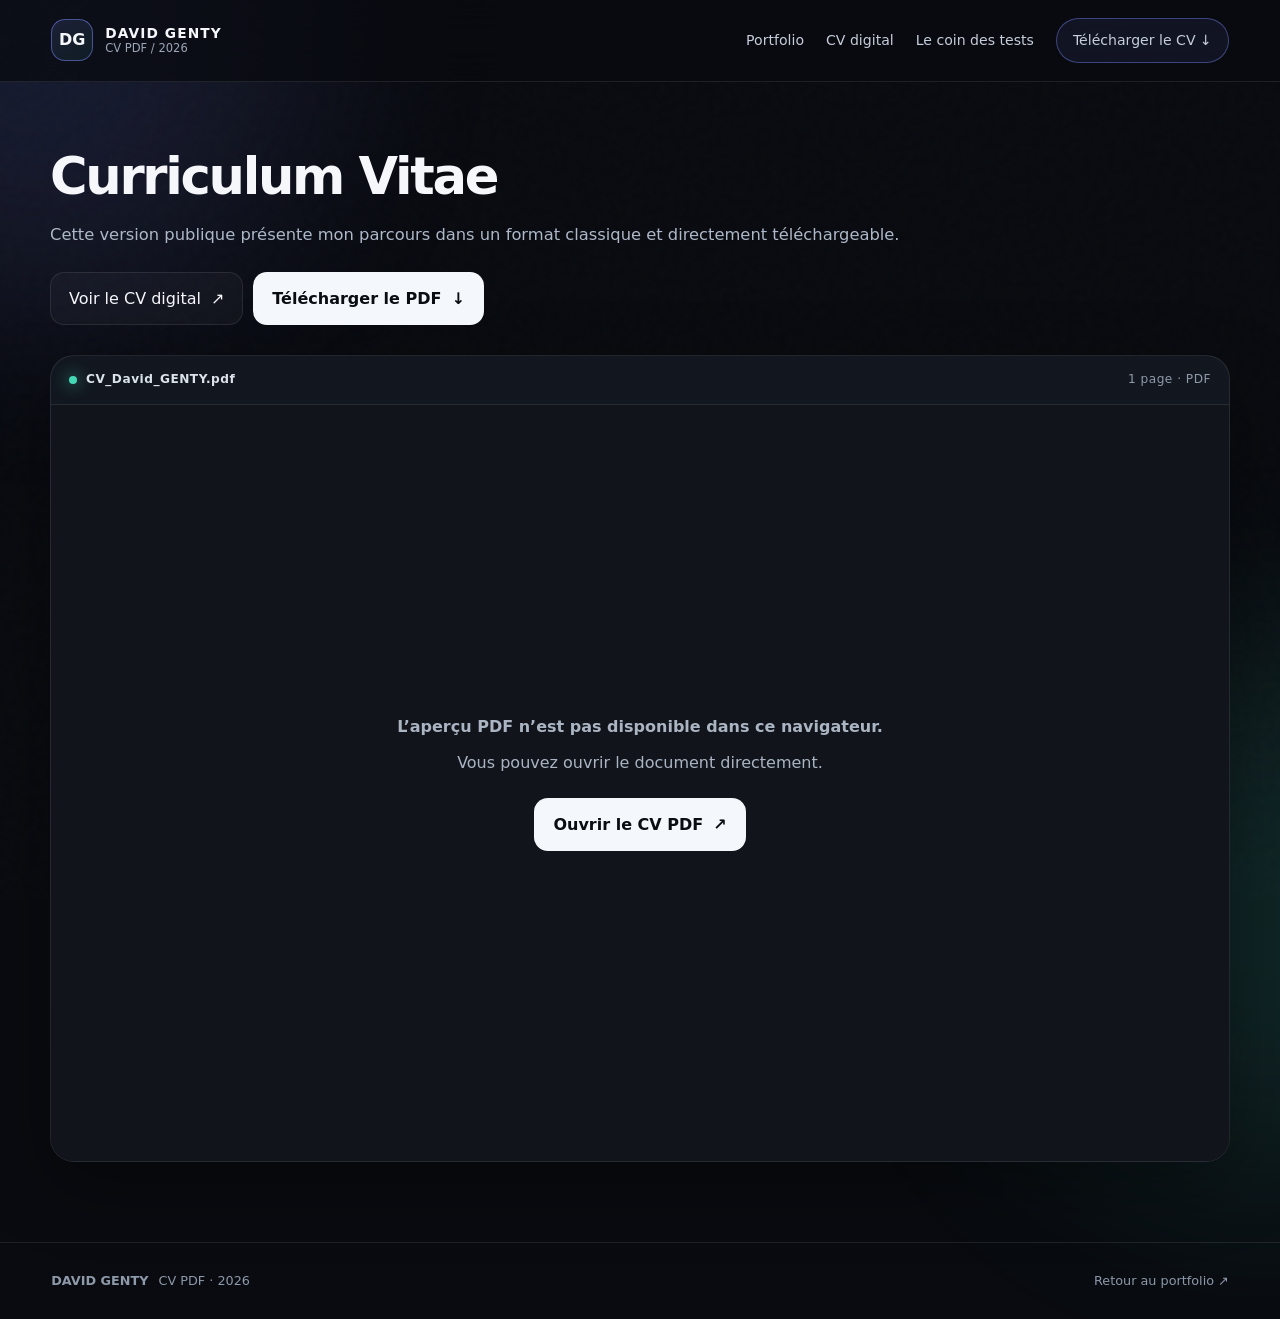
<file: cv-pdf.html>
<!DOCTYPE html>
<html lang="fr">
<head>
  <meta charset="UTF-8" />
  <meta name="viewport" content="width=device-width, initial-scale=1.0" />
  <meta name="description" content="CV public de David Genty — systèmes, réseaux, automatisation et intelligence artificielle." />
  <meta name="theme-color" content="#090b10" />
  <title>CV PDF — David Genty</title>
  <link rel="stylesheet" href="styles.css" />
  <link rel="stylesheet" href="pdf.css" />
</head>
<body class="pdf-page">
  <div class="ambient ambient-one" aria-hidden="true"></div>
  <div class="ambient ambient-two" aria-hidden="true"></div>
  <div class="noise" aria-hidden="true"></div>

  <header class="site-header" id="top">
    <a class="brand" href="index.html" aria-label="Retour au portfolio de David Genty">
      <span class="brand-mark">DG</span>
      <span class="brand-copy">
        <strong>DAVID GENTY</strong>
        <small>CV PDF / 2026</small>
      </span>
    </a>

    <button class="nav-toggle" aria-label="Ouvrir le menu" aria-expanded="false">
      <span></span><span></span>
    </button>

    <nav class="main-nav" aria-label="Navigation CV PDF">
      <a href="index.html">Portfolio</a>
      <a href="cv.html">CV digital</a>
      <a href="le-coin-des-tests.html">Le coin des tests</a>
      <a class="nav-cta" href="CV_David_GENTY.pdf" download>Télécharger le CV ↓</a>
    </nav>
  </header>

  <main class="pdf-main">
    <section class="pdf-intro section-shell">
      <div class="pdf-heading reveal">
        <h1>Curriculum Vitae</h1>
        <p>
          Cette version publique présente mon parcours dans un format classique et directement téléchargeable.
        </p>
      </div>

      <div class="pdf-actions reveal">
        <a class="button button-ghost" href="cv.html">Voir le CV digital <span>↗</span></a>
        <a class="button button-primary" href="CV_David_GENTY.pdf" download>Télécharger le PDF <span>↓</span></a>
      </div>
    </section>

    <section class="pdf-viewer-shell section-shell reveal" aria-label="Aperçu du CV PDF">
      <div class="viewer-bar">
        <div>
          <span class="viewer-dot"></span>
          <strong>CV_David_GENTY.pdf</strong>
        </div>
        <span>1 page · PDF</span>
      </div>

      <div class="pdf-frame-wrap">
        <object
          class="pdf-frame pdf-frame-interactive"
          data="CV_David_GENTY.pdf#view=FitH&toolbar=1&navpanes=0"
          type="application/pdf"
          aria-label="Aperçu interactif du Curriculum Vitae de David Genty">
          <div class="pdf-fallback">
            <strong>L’aperçu PDF n’est pas disponible dans ce navigateur.</strong>
            <p>Vous pouvez ouvrir le document directement.</p>
            <a class="button button-primary" href="CV_David_GENTY.pdf" target="_blank" rel="noopener noreferrer">Ouvrir le CV PDF <span>↗</span></a>
          </div>
        </object>
      </div>
    </section>
  </main>

  <footer class="site-footer">
    <div><strong>DAVID GENTY</strong><span>CV PDF · 2026</span></div>
    <a href="index.html">Retour au portfolio ↗</a>
  </footer>

  <script src="script.js"></script>
</body>
</html>
</file>
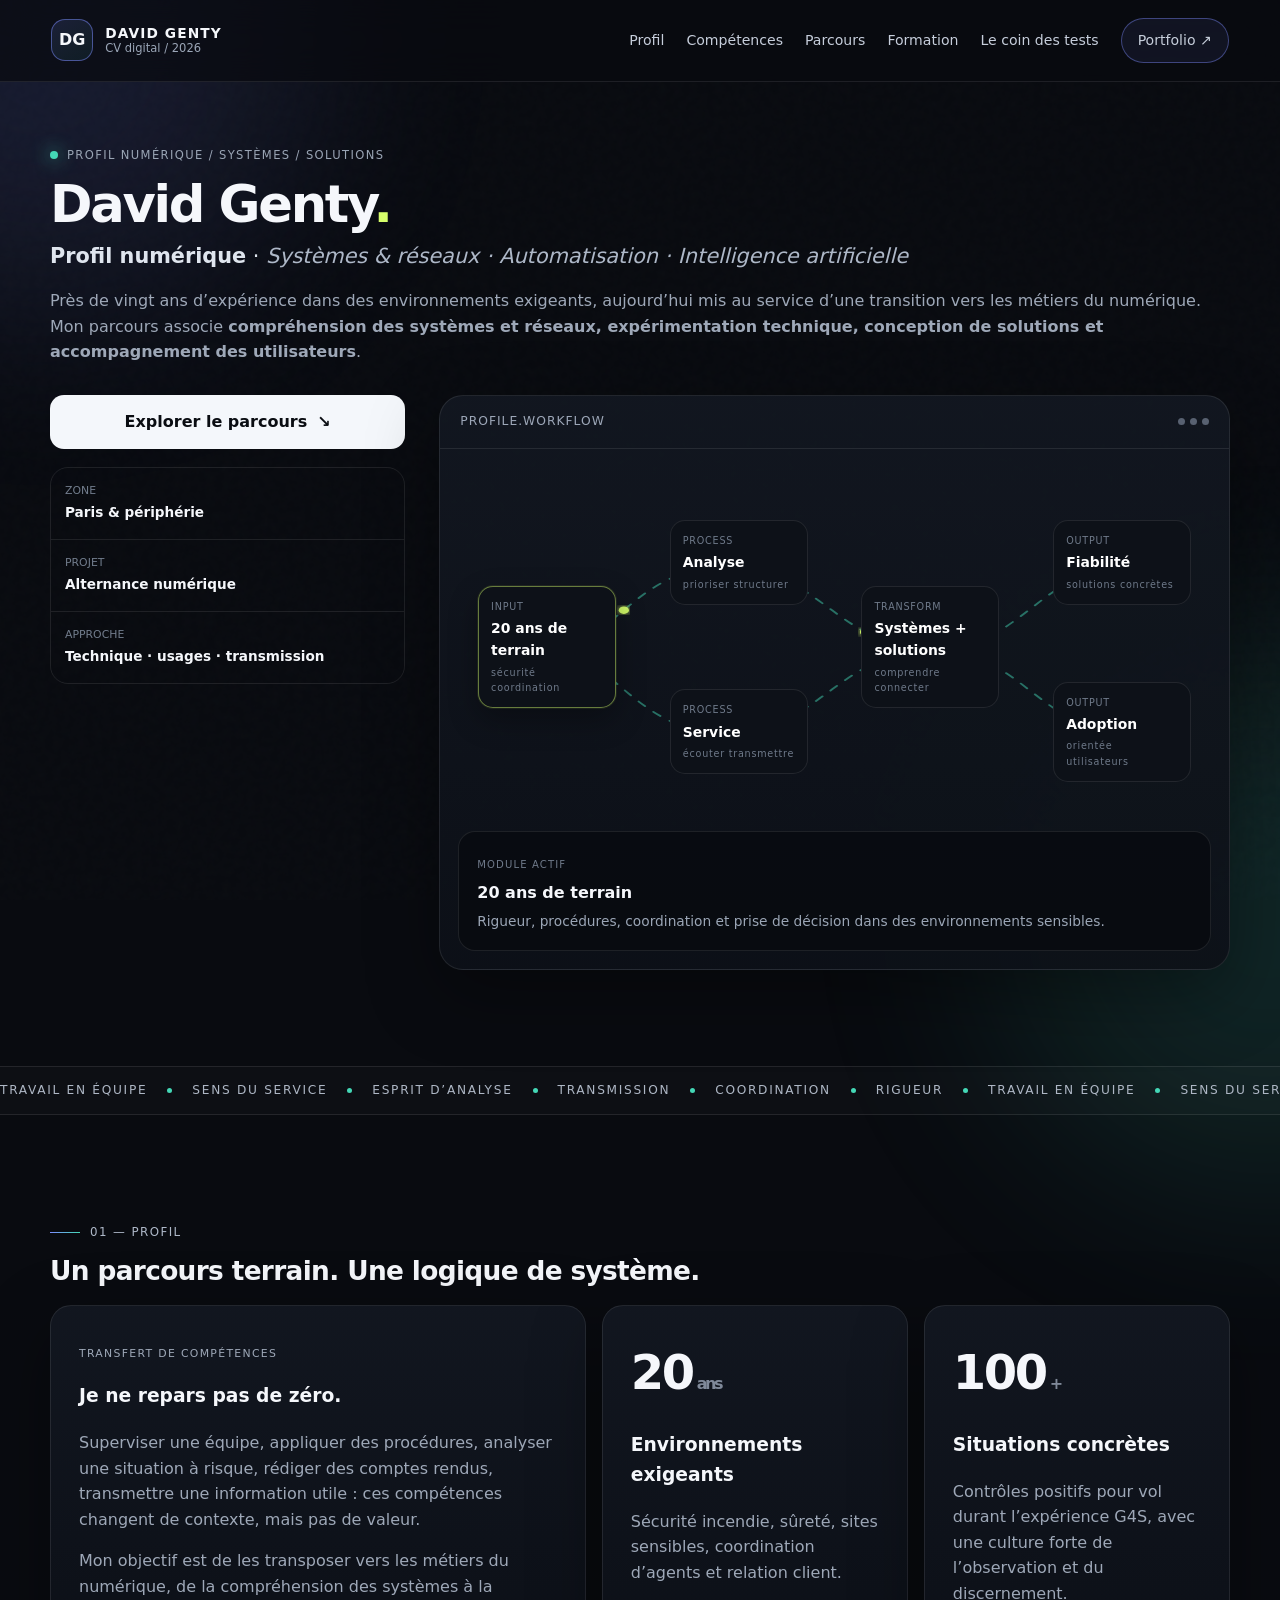
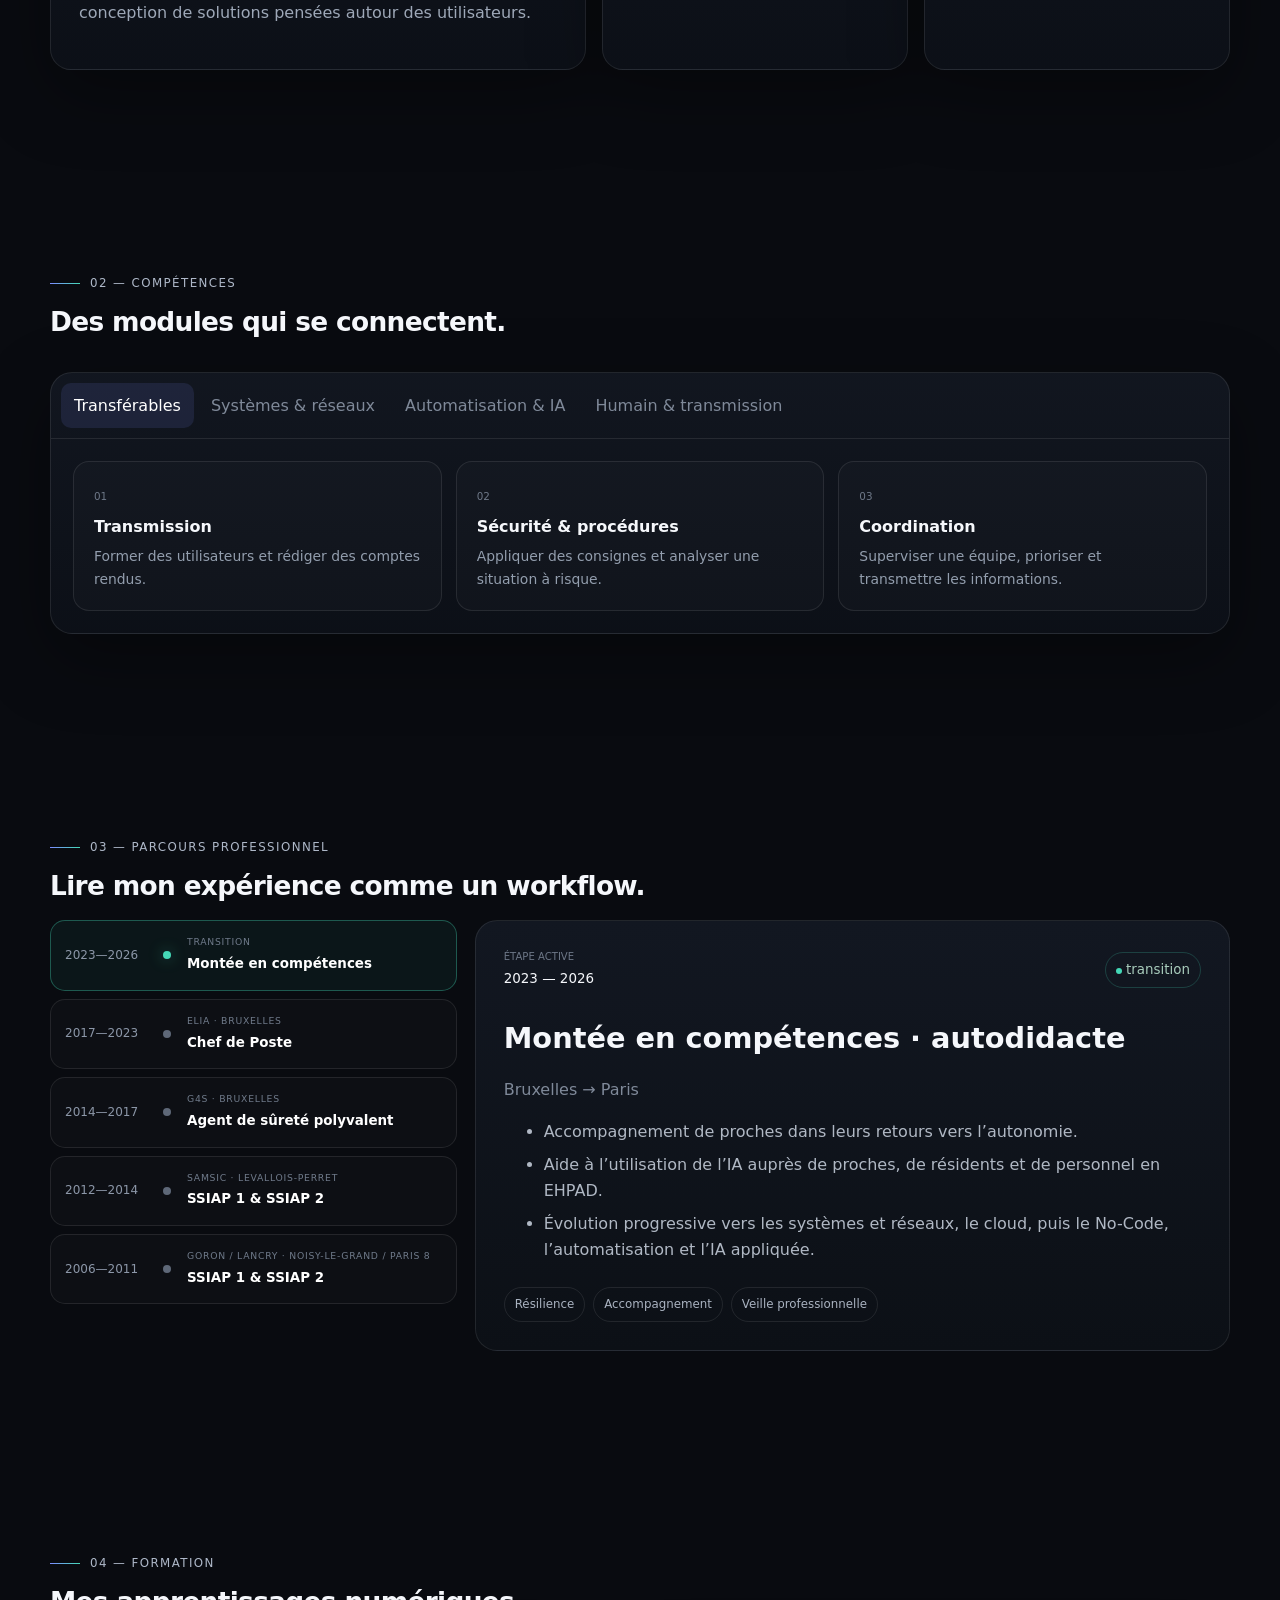
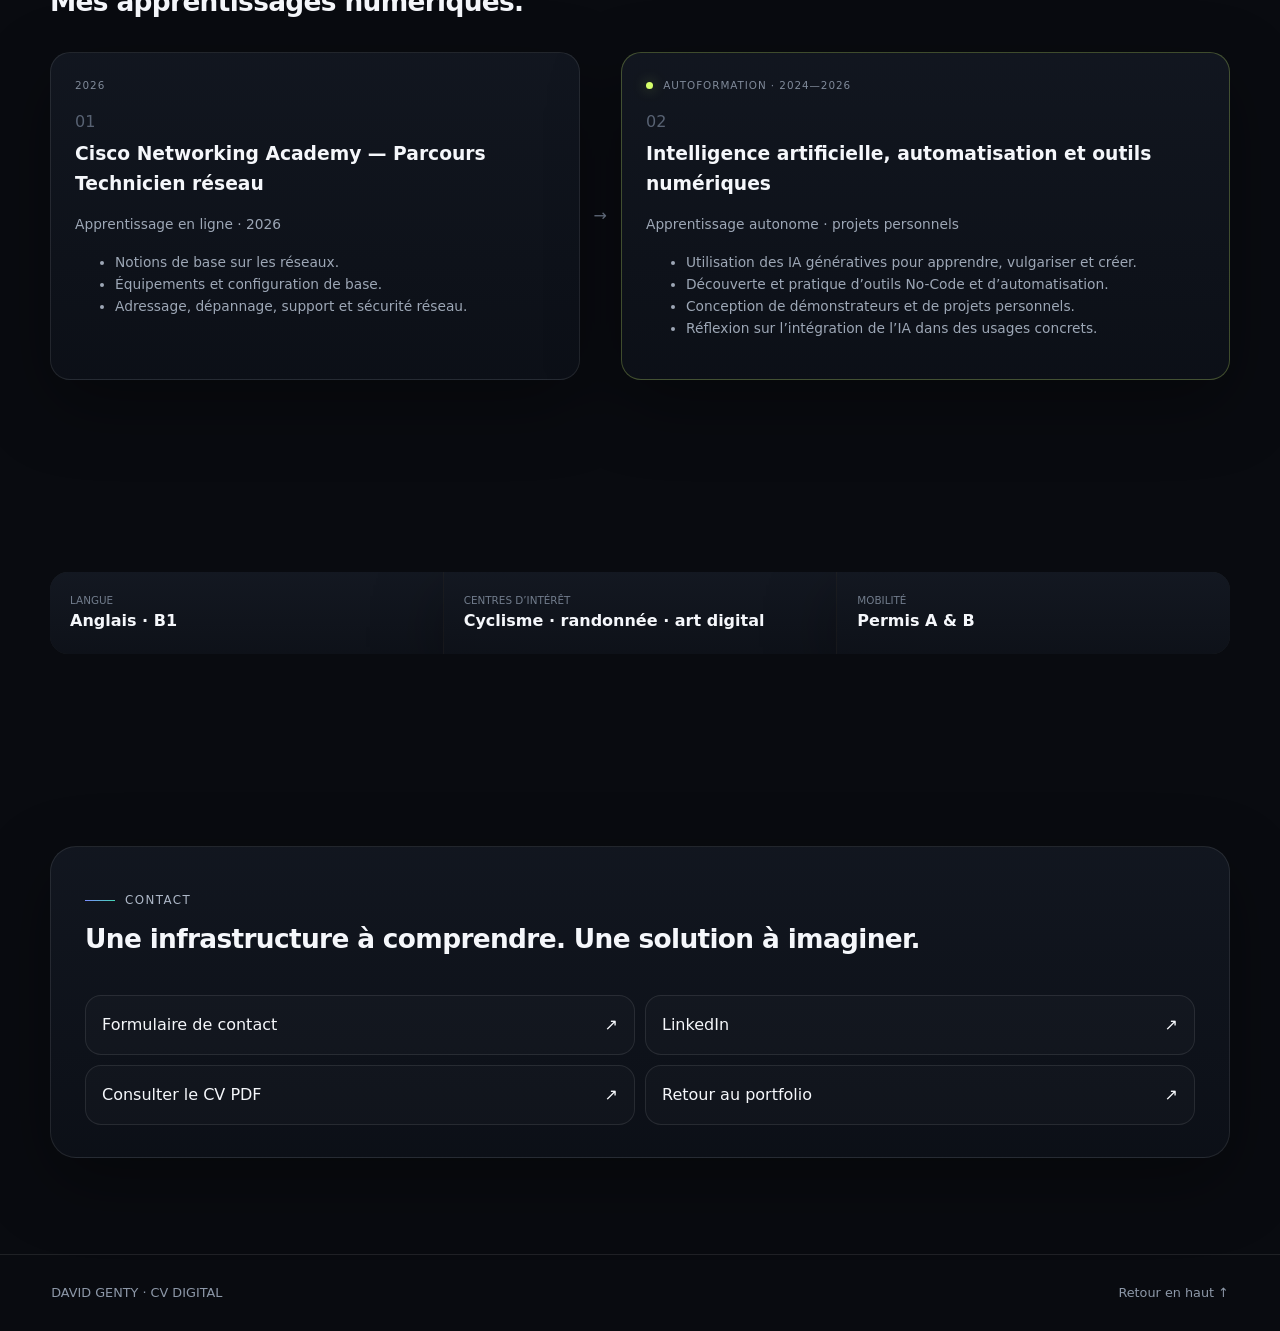
<file: cv.html>
<!DOCTYPE html>
<html lang="fr">
<head>
  <meta charset="UTF-8" />
  <meta name="viewport" content="width=device-width, initial-scale=1.0" />
  <meta name="description" content="CV digital interactif de David Genty — profil numérique, systèmes, réseaux, automatisation et intelligence artificielle." />
  <meta name="theme-color" content="#090b10" />
  <title>CV Digital — David Genty</title>
  <link rel="stylesheet" href="styles.css" />
  <link rel="stylesheet" href="cv.css" />
  <style>
    /* Animation locale du profile.workflow — n'altère pas la position des cartes. */
    .profile-engine .engine-flow-animated {
      top: 30px;
      height: 350px;
      z-index: 1;
      pointer-events: none;
      overflow: visible;
    }

    .profile-engine .engine-flow-path {
      fill: none;
      stroke: rgba(68, 215, 182, .48);
      stroke-width: 2;
      stroke-linecap: round;
      stroke-dasharray: 8 10;
      animation: engineDashFlow 1.15s linear infinite;
    }

    .profile-engine .engine-flow-dot {
      fill: #d6ff6b;
      filter: url(#engineGlow);
      opacity: .95;
    }

    @keyframes engineDashFlow {
      to { stroke-dashoffset: -36; }
    }

    @media (prefers-reduced-motion: reduce) {
      .profile-engine .engine-flow-path {
        animation: none;
      }
      .profile-engine .engine-flow-dot {
        display: none;
      }
    }
  </style>
</head>
<body class="cv-page">
  <div class="ambient ambient-one" aria-hidden="true"></div>
  <div class="ambient ambient-two" aria-hidden="true"></div>
  <div class="noise" aria-hidden="true"></div>

  <header class="site-header cv-header" id="top">
    <a class="brand" href="index.html" aria-label="Retour au portfolio de David Genty">
      <span class="brand-mark">DG</span>
      <span class="brand-copy">
        <strong>DAVID GENTY</strong>
        <small>CV digital / 2026</small>
      </span>
    </a>

    <button class="nav-toggle" aria-label="Ouvrir le menu" aria-expanded="false">
      <span></span><span></span>
    </button>

    <nav class="main-nav" aria-label="Navigation du CV">
      <a href="#profil">Profil</a>
      <a href="#competences">Compétences</a>
      <a href="#parcours">Parcours</a>
      <a href="#formation">Formation</a>
      <a href="le-coin-des-tests.html">Le coin des tests</a>
      <a class="nav-cta" href="index.html">Portfolio ↗</a>
    </nav>
  </header>

  <main>
    <section class="cv-hero section-shell" aria-labelledby="cv-title">
      <div class="cv-hero-copy reveal">
        <div class="cv-system-label">
          <span class="system-dot"></span>
          PROFIL NUMÉRIQUE / SYSTÈMES / SOLUTIONS
        </div>
        <h1 id="cv-title">David Genty<span>.</span></h1>
        <p class="cv-role"><strong>Profil numérique</strong> · <em>Systèmes &amp; réseaux · Automatisation · Intelligence artificielle</em></p>
        <p class="cv-summary">
          Près de vingt ans d’expérience dans des environnements exigeants, aujourd’hui mis au service d’une transition vers les métiers du numérique.
          Mon parcours associe <strong>compréhension des systèmes et réseaux, expérimentation technique, conception de solutions et accompagnement des utilisateurs</strong>.
        </p>
      </div>

      <div class="cv-hero-navigation reveal">
        <div class="cv-actions">
          <a class="button button-primary" href="#parcours">Explorer le parcours <span>↘</span></a>
        </div>

        <div class="identity-strip" aria-label="Projet professionnel et mobilité">
          <div><small>Zone</small><strong>Paris & périphérie</strong></div>
          <div><small>Projet</small><strong>Alternance numérique</strong></div>
          <div><small>Approche</small><strong>Technique · usages · transmission</strong></div>
        </div>
      </div>

      <div class="cv-hero-system reveal" aria-label="Carte interactive du profil professionnel">
        <div class="system-window">
          <div class="system-bar">
            <span>profile.workflow</span>
            <div class="window-lights"><i></i><i></i><i></i></div>
          </div>
          <div class="profile-engine">
            <svg class="engine-lines engine-flow-animated" viewBox="0 0 700 420" preserveAspectRatio="none" aria-hidden="true">
              <defs>
                <filter id="engineGlow">
                  <feGaussianBlur stdDeviation="3.2" result="blur" />
                  <feMerge>
                    <feMergeNode in="blur" />
                    <feMergeNode in="SourceGraphic" />
                  </feMerge>
                </filter>
              </defs>

              <!-- INPUT → PROCESS -->
              <path id="engine-p1" class="engine-flow-path" d="M92 205 C155 205 170 105 255 105" />
              <path id="engine-p2" class="engine-flow-path" d="M92 205 C155 205 170 305 255 305" />

              <!-- PROCESS → TRANSFORM -->
              <path id="engine-p3" class="engine-flow-path" d="M255 105 C335 105 355 205 438 205" />
              <path id="engine-p4" class="engine-flow-path" d="M255 305 C335 305 355 205 438 205" />

              <!-- TRANSFORM → OUTPUT -->
              <path id="engine-p5" class="engine-flow-path" d="M438 205 C515 205 535 105 610 105" />
              <path id="engine-p6" class="engine-flow-path" d="M438 205 C515 205 535 305 610 305" />

              <!-- Points lumineux qui circulent sur les connexions -->
              <circle class="engine-flow-dot" r="4.5">
                <animateMotion dur="3.8s" repeatCount="indefinite" begin="0s">
                  <mpath href="#engine-p1" />
                </animateMotion>
              </circle>
              <circle class="engine-flow-dot" r="4.5">
                <animateMotion dur="4.2s" repeatCount="indefinite" begin="-1.7s">
                  <mpath href="#engine-p2" />
                </animateMotion>
              </circle>
              <circle class="engine-flow-dot" r="4.5">
                <animateMotion dur="3.6s" repeatCount="indefinite" begin="-0.8s">
                  <mpath href="#engine-p3" />
                </animateMotion>
              </circle>
              <circle class="engine-flow-dot" r="4.5">
                <animateMotion dur="4s" repeatCount="indefinite" begin="-2.2s">
                  <mpath href="#engine-p4" />
                </animateMotion>
              </circle>
              <circle class="engine-flow-dot" r="4.5">
                <animateMotion dur="3.7s" repeatCount="indefinite" begin="-1.1s">
                  <mpath href="#engine-p5" />
                </animateMotion>
              </circle>
              <circle class="engine-flow-dot" r="4.5">
                <animateMotion dur="4.1s" repeatCount="indefinite" begin="-2.8s">
                  <mpath href="#engine-p6" />
                </animateMotion>
              </circle>
            </svg>

            <button class="engine-node node-source active" data-engine="source">
              <span>INPUT</span><strong>20 ans de terrain</strong><small>sécurité coordination</small>
            </button>
            <button class="engine-node node-analysis" data-engine="analysis">
              <span>PROCESS</span><strong>Analyse</strong><small>prioriser structurer</small>
            </button>
            <button class="engine-node node-service" data-engine="service">
              <span>PROCESS</span><strong>Service</strong><small>écouter transmettre</small>
            </button>
            <button class="engine-node node-core" data-engine="core">
              <span>TRANSFORM</span><strong>Systèmes + solutions</strong><small>comprendre connecter</small>
            </button>
            <button class="engine-node node-output-a" data-engine="output-a">
              <span>OUTPUT</span><strong>Fiabilité</strong><small>solutions concrètes</small>
            </button>
            <button class="engine-node node-output-b" data-engine="output-b">
              <span>OUTPUT</span><strong>Adoption</strong><small>orientée utilisateurs</small>
            </button>

            <div class="engine-inspector" id="engineInspector" aria-live="polite">
              <small>MODULE ACTIF</small>
              <strong>20 ans de terrain</strong>
              <p>Rigueur, procédures, coordination et prise de décision dans des environnements sensibles.</p>
            </div>
          </div>
        </div>
      </div>
    </section>

    <section class="cv-ticker" aria-label="Atouts principaux">
      <div class="cv-ticker-track">
        <span>TRAVAIL EN ÉQUIPE</span><i></i><span>SENS DU SERVICE</span><i></i><span>ESPRIT D’ANALYSE</span><i></i><span>TRANSMISSION</span><i></i><span>COORDINATION</span><i></i><span>RIGUEUR</span><i></i>
        <span>TRAVAIL EN ÉQUIPE</span><i></i><span>SENS DU SERVICE</span><i></i><span>ESPRIT D’ANALYSE</span><i></i><span>TRANSMISSION</span><i></i><span>COORDINATION</span><i></i><span>RIGUEUR</span><i></i>
      </div>
    </section>

    <section class="section-shell cv-profile" id="profil">
      <div class="section-heading reveal">
        <p class="eyebrow"><span></span> 01 — Profil</p>
        <h2>Un parcours terrain. Une logique de système.</h2>
      </div>
      <div class="cv-profile-grid">
        <article class="profile-card profile-card-main reveal">
          <p class="profile-card-kicker">TRANSFERT DE COMPÉTENCES</p>
          <h3>Je ne repars pas de zéro.</h3>
          <p>
            Superviser une équipe, appliquer des procédures, analyser une situation à risque, rédiger des comptes rendus,
            transmettre une information utile : ces compétences changent de contexte, mais pas de valeur.
          </p>
          <p>
            Mon objectif est de les transposer vers les métiers du numérique, de la compréhension des systèmes à la conception de solutions pensées autour des utilisateurs.
          </p>
        </article>
        <article class="profile-card reveal">
          <span class="metric">20<span>ans</span></span>
          <h3>Environnements exigeants</h3>
          <p>Sécurité incendie, sûreté, sites sensibles, coordination d’agents et relation client.</p>
        </article>
        <article class="profile-card reveal">
          <span class="metric">100<span>+</span></span>
          <h3>Situations concrètes</h3>
          <p>Contrôles positifs pour vol durant l’expérience G4S, avec une culture forte de l’observation et du discernement.</p>
        </article>
      </div>
    </section>

    <section class="section-shell cv-skills" id="competences">
      <div class="section-heading compact reveal">
        <p class="eyebrow"><span></span> 02 — Compétences</p>
        <h2>Des modules qui se connectent.</h2>
      </div>

      <div class="skills-console reveal">
        <div class="console-nav" role="tablist" aria-label="Catégories de compétences">
          <button class="skill-tab active" data-skill="transfer" role="tab" aria-selected="true">Transférables</button>
          <button class="skill-tab" data-skill="systems" role="tab" aria-selected="false">Systèmes & réseaux</button>
          <button class="skill-tab" data-skill="automation" role="tab" aria-selected="false">Automatisation & IA</button>
          <button class="skill-tab" data-skill="human" role="tab" aria-selected="false">Humain & transmission</button>
        </div>

        <div class="console-body">
          <div class="skill-map active" data-panel="transfer">
            <article><span>01</span><strong>Transmission</strong><p>Former des utilisateurs et rédiger des comptes rendus.</p></article>
            <article><span>02</span><strong>Sécurité & procédures</strong><p>Appliquer des consignes et analyser une situation à risque.</p></article>
            <article><span>03</span><strong>Coordination</strong><p>Superviser une équipe, prioriser et transmettre les informations.</p></article>
          </div>

          <div class="skill-map" data-panel="systems">
            <article><span>01</span><strong>Fondamentaux réseau</strong><p>Adressage IP, VLAN, routage, services réseau, support et dépannage.</p></article>
            <article><span>02</span><strong>Cisco Packet Tracer</strong><p>Création et configuration de topologies réseau dans un environnement simulé.</p></article>
            <article><span>03</span><strong>Environnements système</strong><p>VirtualBox pratiqué ; Linux et Kali explorés dans le cadre de l’apprentissage.</p></article>
          </div>

          <div class="skill-map" data-panel="automation">
            <article><span>01</span><strong>Écosystème No-Code</strong><p>Slack, Notion, Kumospace, Tally, Airtable, Make, Softr, Dorik et Glide.</p></article>
            <article><span>02</span><strong>IA génératives</strong><p>ChatGPT, Copilot, Mistral, Gemini et Claude pour apprendre, vulgariser, produire et assister.</p></article>
            <article><span>03</span><strong>Conception & expérimentation</strong><p>Création de démonstrateurs personnels reliant besoin, interface, données et usages.</p></article>
          </div>

          <div class="skill-map" data-panel="human">
            <article><span>01</span><strong>Travail en équipe</strong><p>Coordonner, écouter et agir dans un cadre collectif.</p></article>
            <article><span>02</span><strong>Sens du service</strong><p>Comprendre l’utilisateur, le client ou le bénéficiaire avant la solution.</p></article>
            <article><span>03</span><strong>Transmission</strong><p>Expliquer clairement, accompagner les usages et rendre l’information accessible.</p></article>
          </div>
        </div>
      </div>
    </section>

    <section class="section-shell cv-career" id="parcours">
      <div class="section-heading reveal">
        <p class="eyebrow"><span></span> 03 — Parcours professionnel</p>
        <h2>Lire mon expérience comme un workflow.</h2>
      </div>

      <div class="career-layout">
        <div class="career-rail reveal" aria-label="Expériences professionnelles">
          <button class="career-step active" data-career="transition">
            <span class="career-year">2023—2026</span>
            <i></i>
            <span><small>TRANSITION</small><strong>Montée en compétences</strong></span>
          </button>
          <button class="career-step" data-career="elia">
            <span class="career-year">2017—2023</span>
            <i></i>
            <span><small>ELIA · BRUXELLES</small><strong>Chef de Poste</strong></span>
          </button>
          <button class="career-step" data-career="g4s">
            <span class="career-year">2014—2017</span>
            <i></i>
            <span><small>G4S · BRUXELLES</small><strong>Agent de sûreté polyvalent</strong></span>
          </button>
          <button class="career-step" data-career="samsic">
            <span class="career-year">2012—2014</span>
            <i></i>
            <span><small>SAMSIC · LEVALLOIS-PERRET</small><strong>SSIAP 1 & SSIAP 2</strong></span>
          </button>
          <button class="career-step" data-career="goron">
            <span class="career-year">2006—2011</span>
            <i></i>
            <span><small>GORON / LANCRY · NOISY-LE-GRAND / PARIS 8</small><strong>SSIAP 1 & SSIAP 2</strong></span>
          </button>
        </div>

        <article class="career-detail reveal" id="careerDetail" aria-live="polite">
          <div class="career-detail-top">
            <div><small>ÉTAPE ACTIVE</small><span>2023 — 2026</span></div>
            <span class="career-state"><i></i> transition</span>
          </div>
          <h3>Montée en compétences · autodidacte</h3>
          <p class="career-location">Bruxelles → Paris</p>
          <ul>
            <li>Accompagnement de proches dans leurs retours vers l’autonomie.</li>
            <li>Aide à l’utilisation de l’IA auprès de proches, de résidents et de personnel en EHPAD.</li>
            <li>Évolution progressive vers les systèmes et réseaux, le cloud, puis le No-Code, l’automatisation et l’IA appliquée.</li>
          </ul>
          <div class="career-tags"><span>Résilience</span><span>Accompagnement</span><span>Veille professionnelle</span></div>
        </article>
      </div>
    </section>

    <section class="section-shell cv-training" id="formation">
      <div class="section-heading compact reveal">
        <p class="eyebrow"><span></span> 04 — Formation</p>
        <h2>Mes apprentissages numériques.</h2>
      </div>

      <div class="training-pipeline reveal">
        <article class="training-node">
          <div class="training-status">2026</div>
          <span class="training-index">01</span>
          <h3>Cisco Networking Academy — Parcours Technicien réseau</h3>
          <p class="training-meta">Apprentissage en ligne · 2026</p>
          <ul>
            <li>Notions de base sur les réseaux.</li>
            <li>Équipements et configuration de base.</li>
            <li>Adressage, dépannage, support et sécurité réseau.</li>
          </ul>
        </article>

        <div class="pipeline-arrow" aria-hidden="true">→</div>

        <article class="training-node current">
          <div class="training-status"><i></i> AUTOFORMATION · 2024—2026</div>
          <span class="training-index">02</span>
          <h3>Intelligence artificielle, automatisation et outils numériques</h3>
          <p class="training-meta">Apprentissage autonome · projets personnels</p>
          <ul>
            <li>Utilisation des IA génératives pour apprendre, vulgariser et créer.</li>
            <li>Découverte et pratique d’outils No-Code et d’automatisation.</li>
            <li>Conception de démonstrateurs et de projets personnels.</li>
            <li>Réflexion sur l’intégration de l’IA dans des usages concrets.</li>
          </ul>
        </article>
      </div>
    </section>

    <section class="section-shell cv-extra">
      <div class="extra-grid reveal">
        <article>
          <small>LANGUE</small>
          <strong>Anglais · B1</strong>
        </article>
        <article>
          <small>CENTRES D’INTÉRÊT</small>
          <strong>Cyclisme · randonnée · art digital</strong>
        </article>
        <article>
          <small>MOBILITÉ</small>
          <strong>Permis A & B</strong>
        </article>
      </div>
    </section>

    <section class="section-shell cv-contact">
      <div class="contact-panel reveal">
        <div>
          <p class="eyebrow"><span></span> CONTACT</p>
          <h2>Une infrastructure à comprendre. Une solution à imaginer.</h2>
        </div>
        <div class="contact-data">
          <a href="https://tally.so/r/LZ4oz1" data-tally-open="LZ4oz1" data-tally-layout="modal" data-tally-width="620" data-tally-overlay="1">Formulaire de contact <span>↗</span></a>
          <a href="https://www.linkedin.com/in/david--genty/" target="_blank" rel="noopener noreferrer">LinkedIn <span>↗</span></a>
          <a href="cv-pdf.html">Consulter le CV PDF <span>↗</span></a>
          <a href="index.html">Retour au portfolio <span>↗</span></a>
        </div>
      </div>
    </section>
  </main>

  <footer class="site-footer">
    <span>DAVID GENTY · CV DIGITAL</span>
    <a href="#top">Retour en haut ↑</a>
  </footer>

  <script async src="https://tally.so/widgets/embed.js"></script>
  <script src="script.js"></script>
  <script src="cv.js"></script>
</body>
</html>
</file>
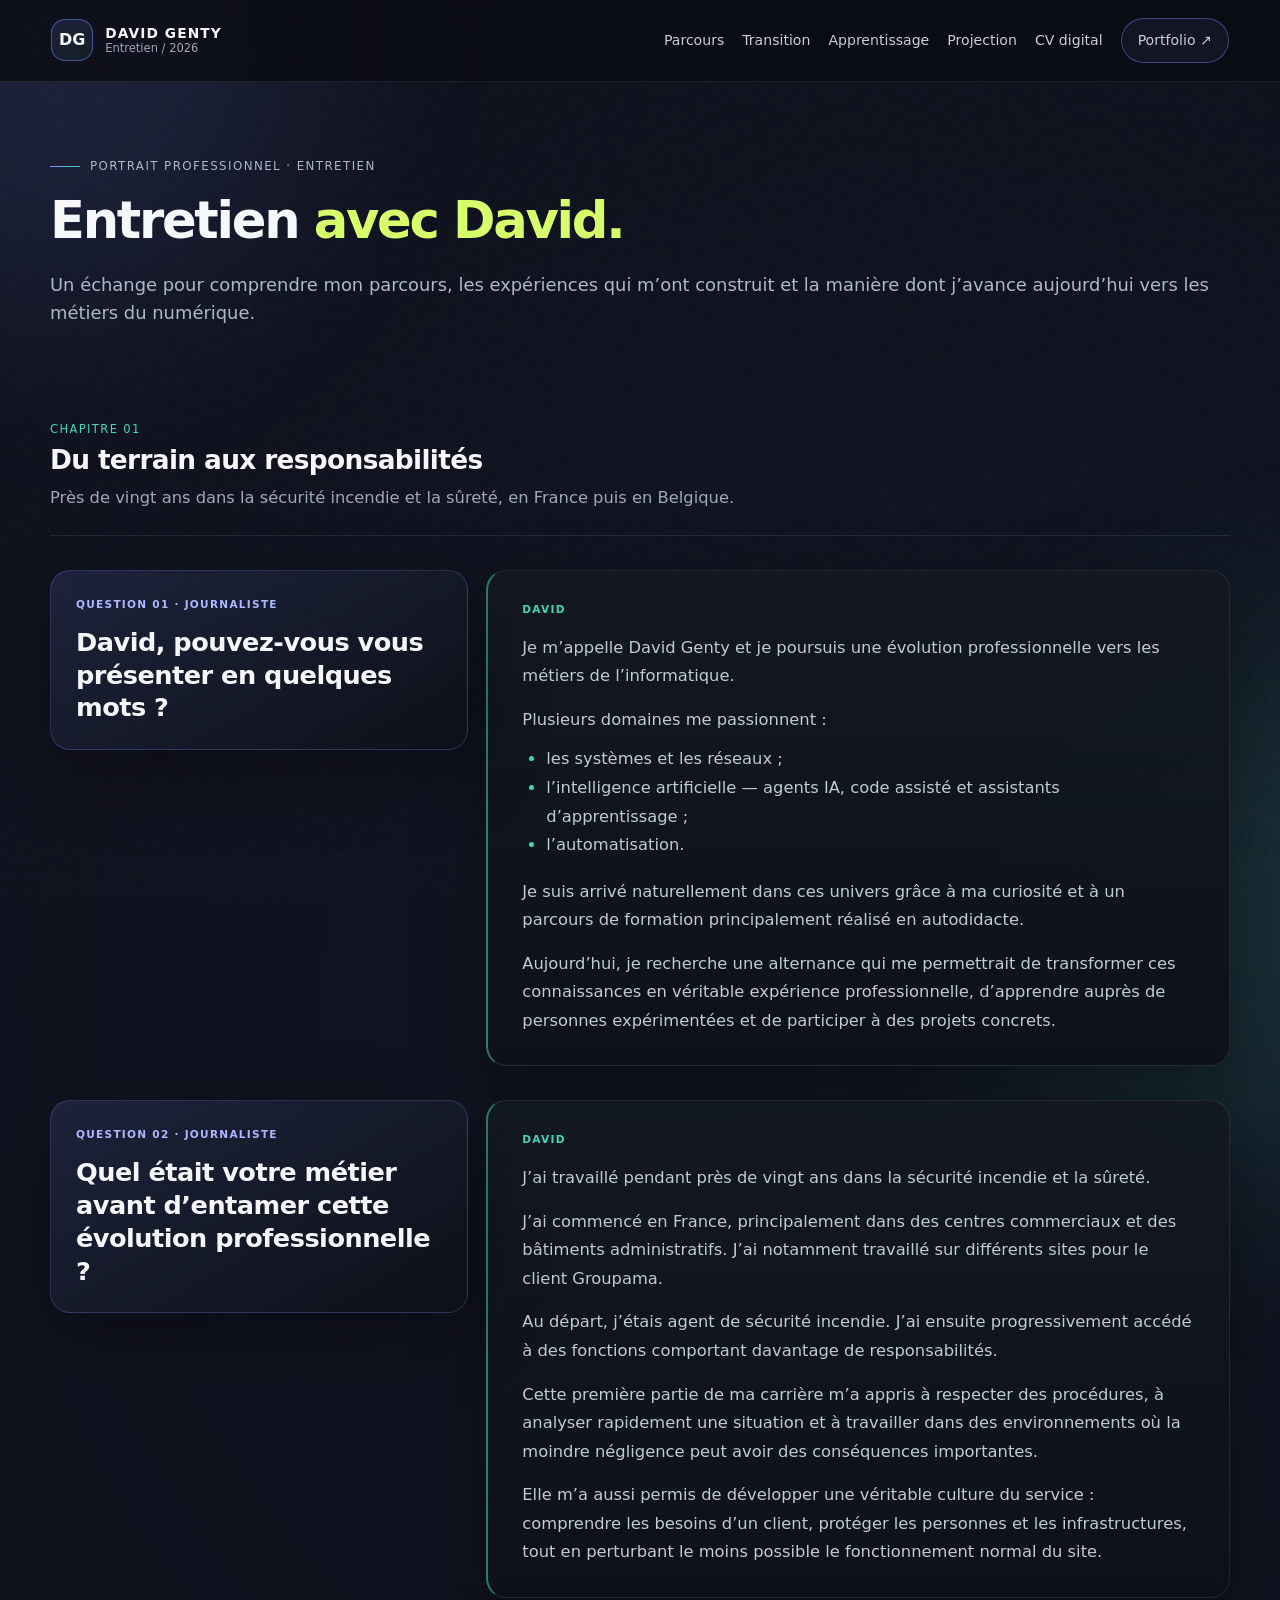
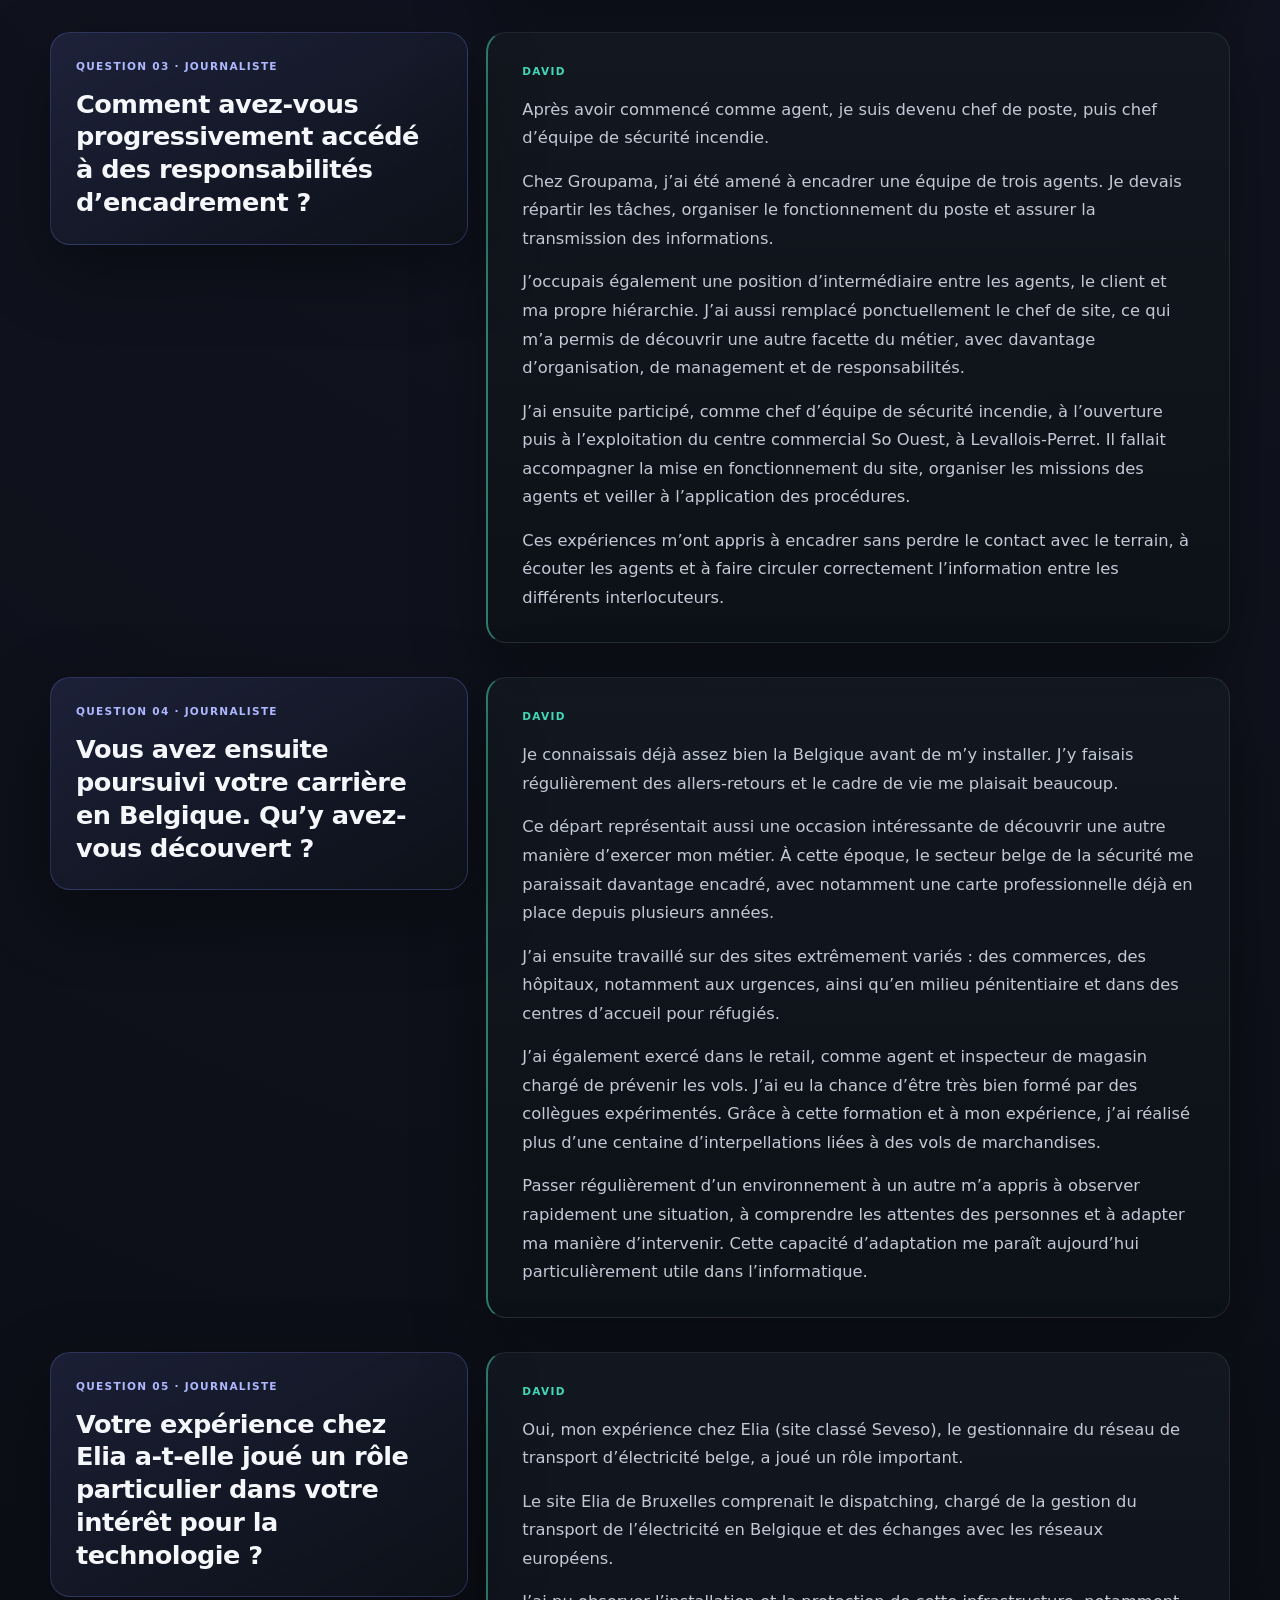
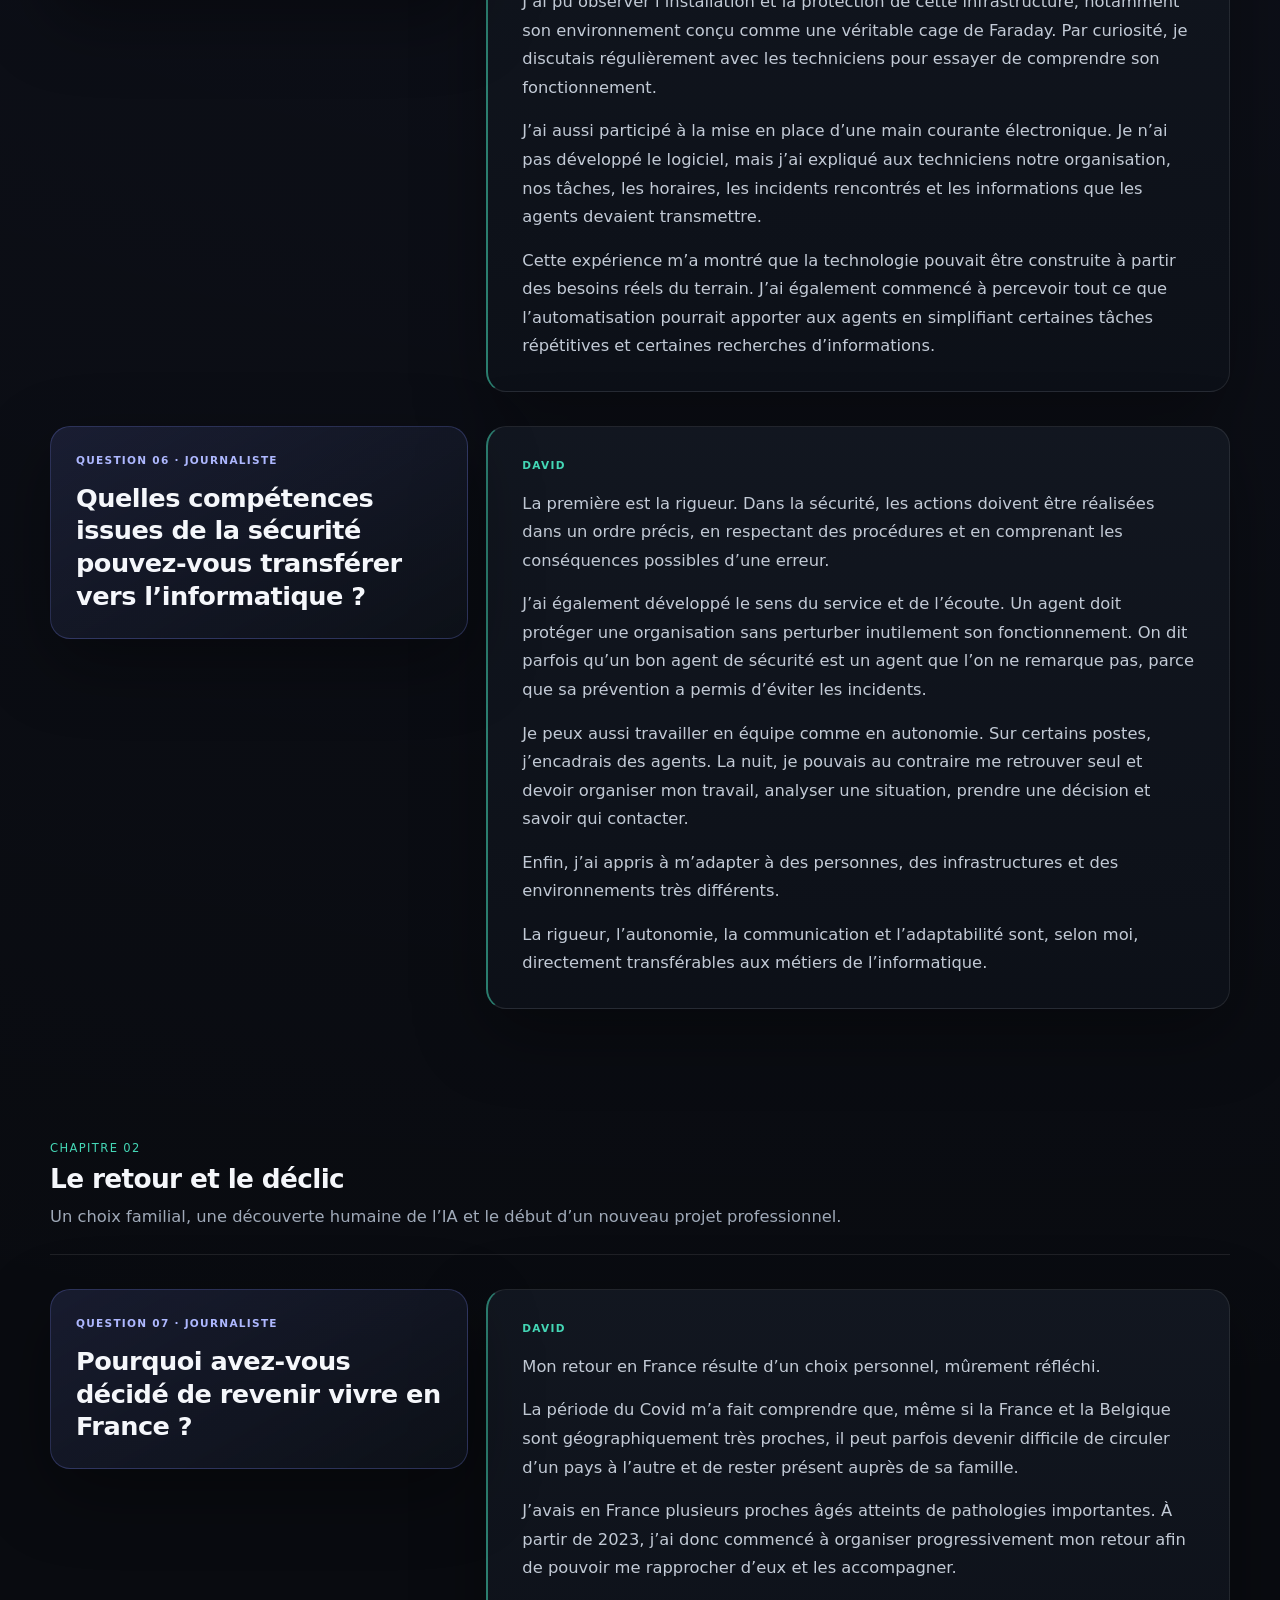
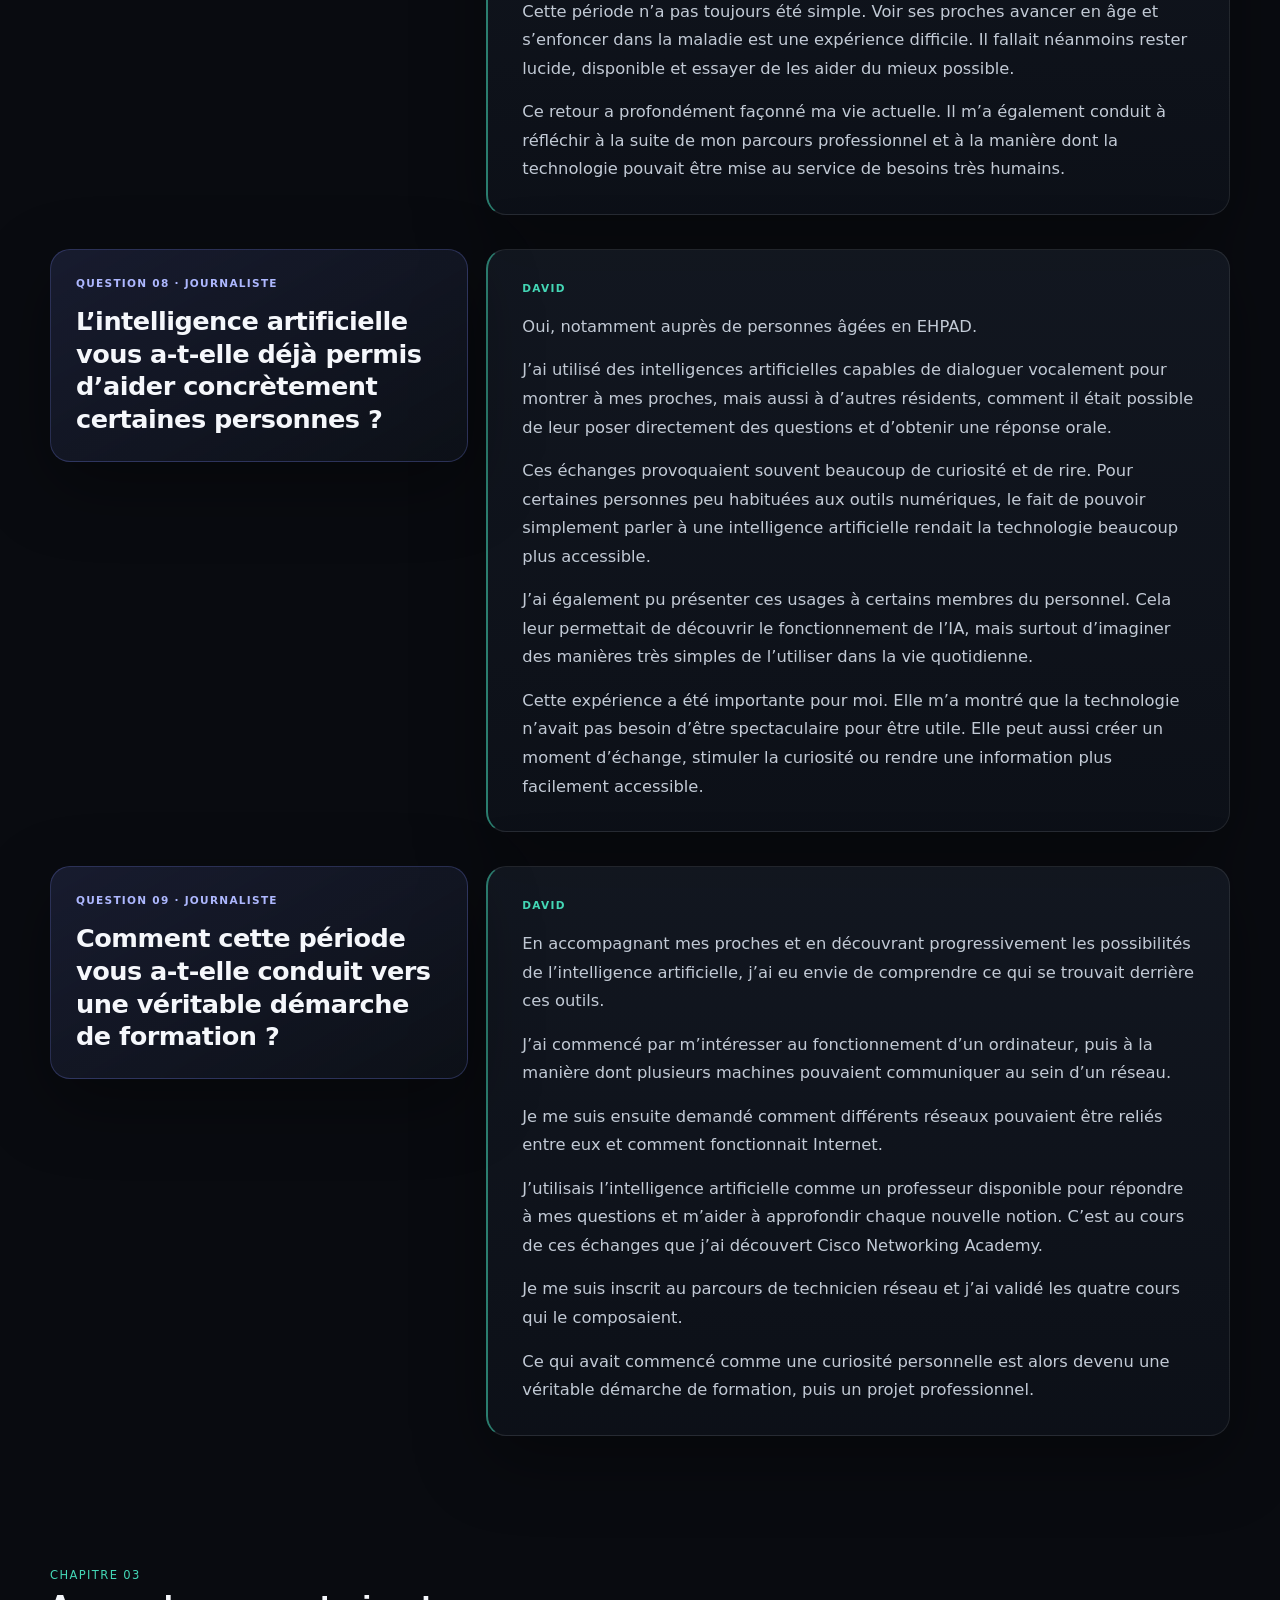
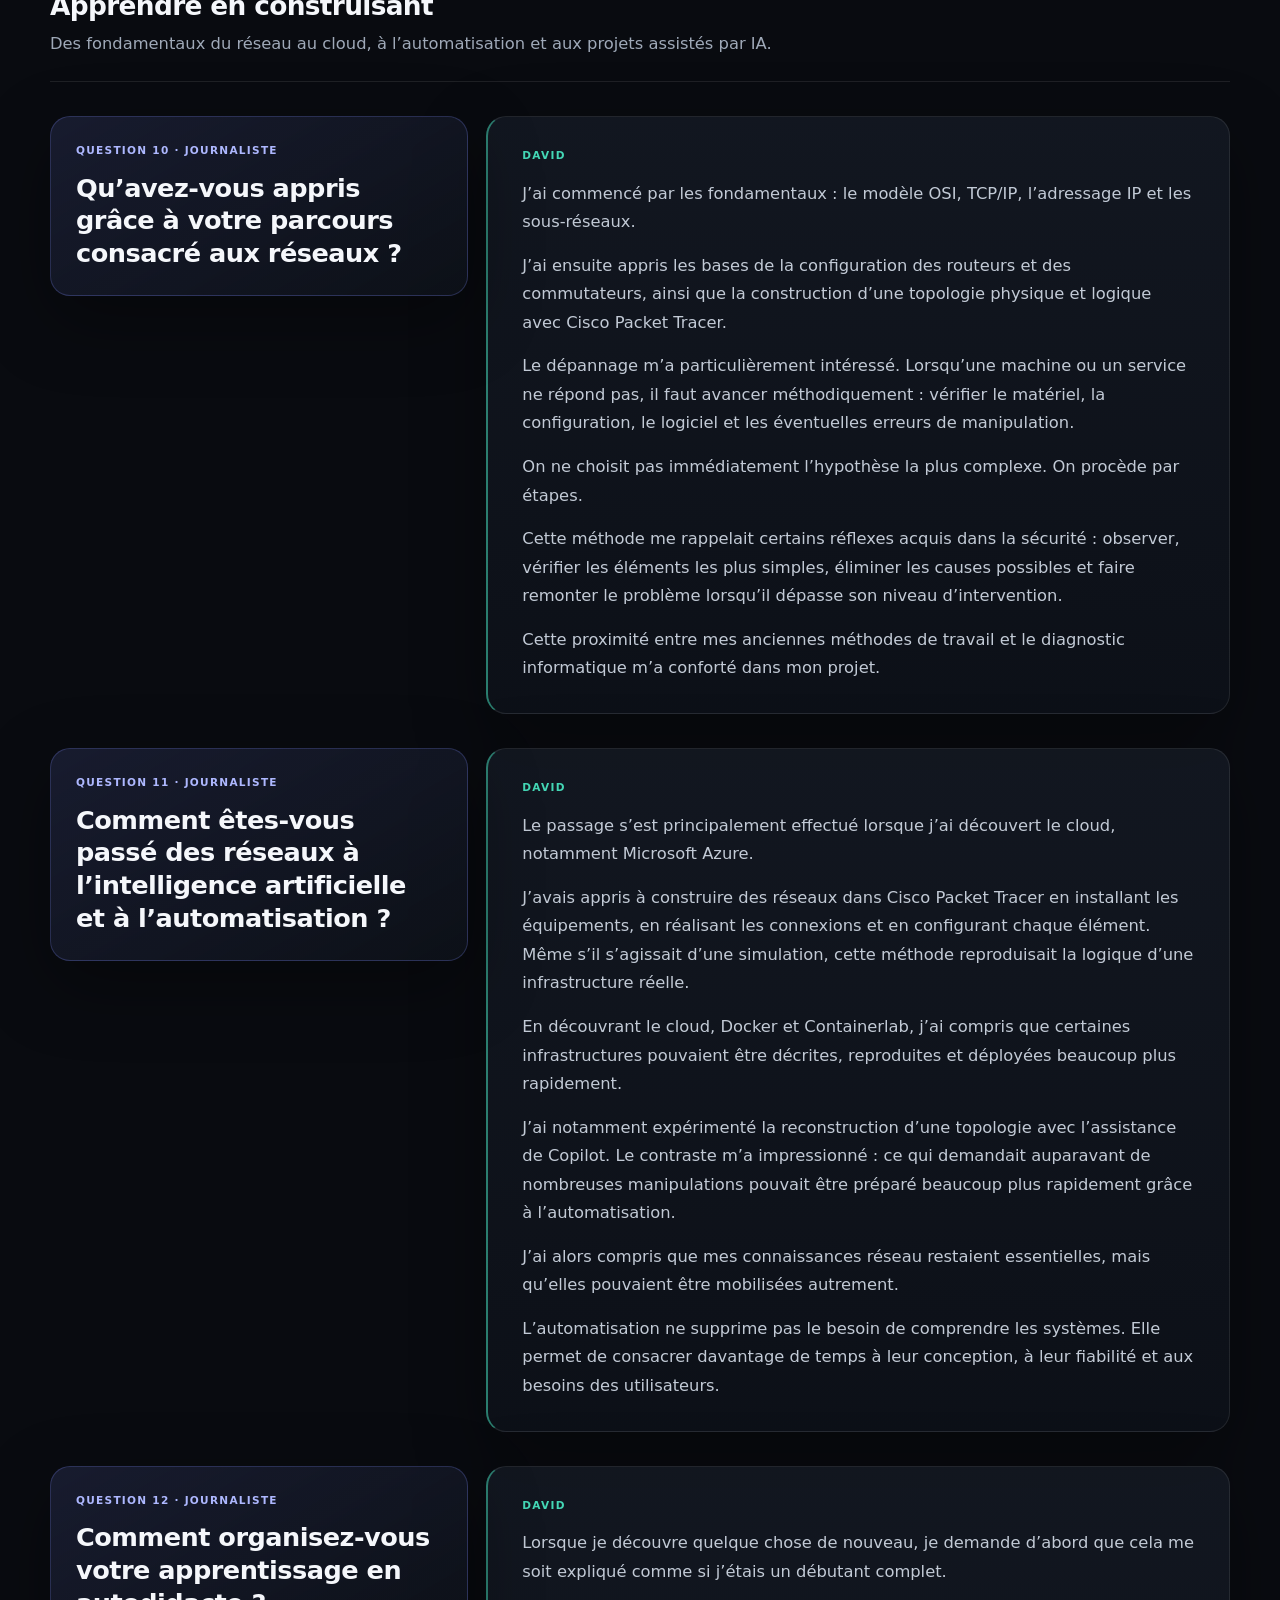
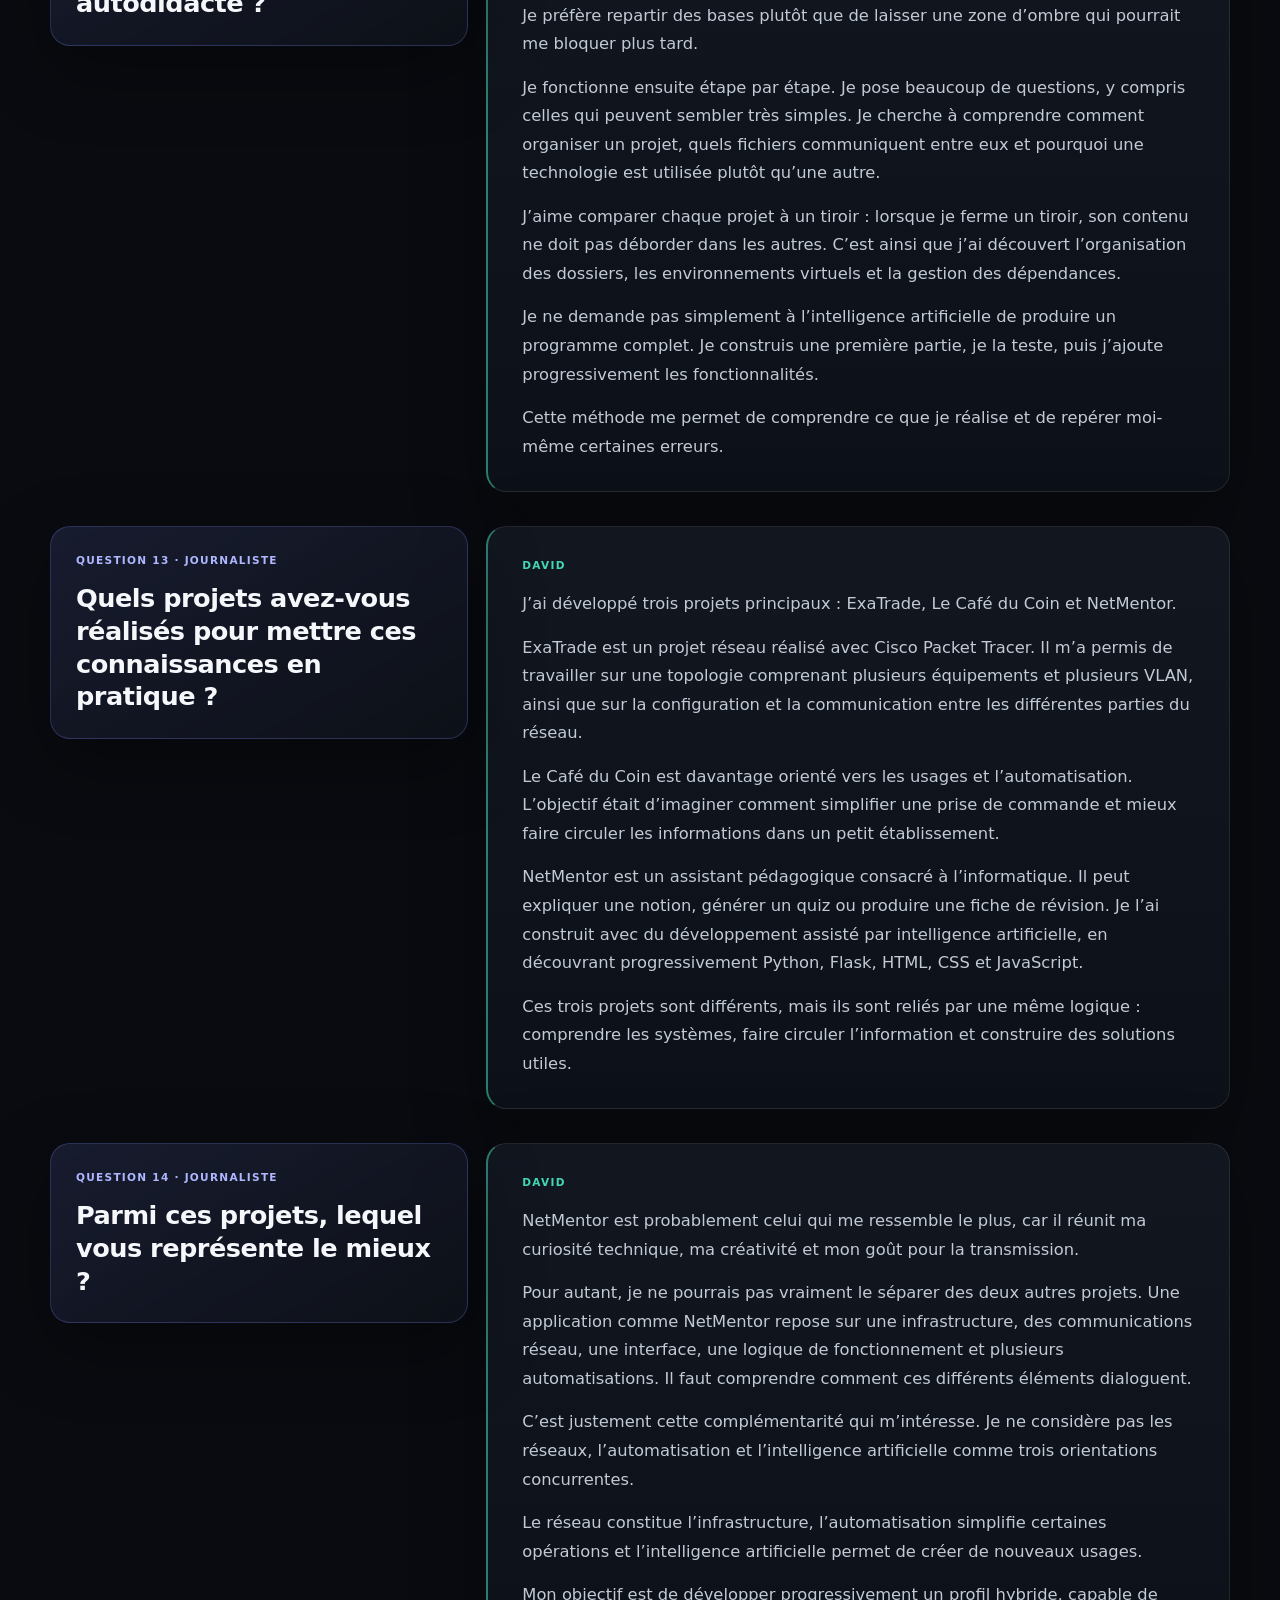
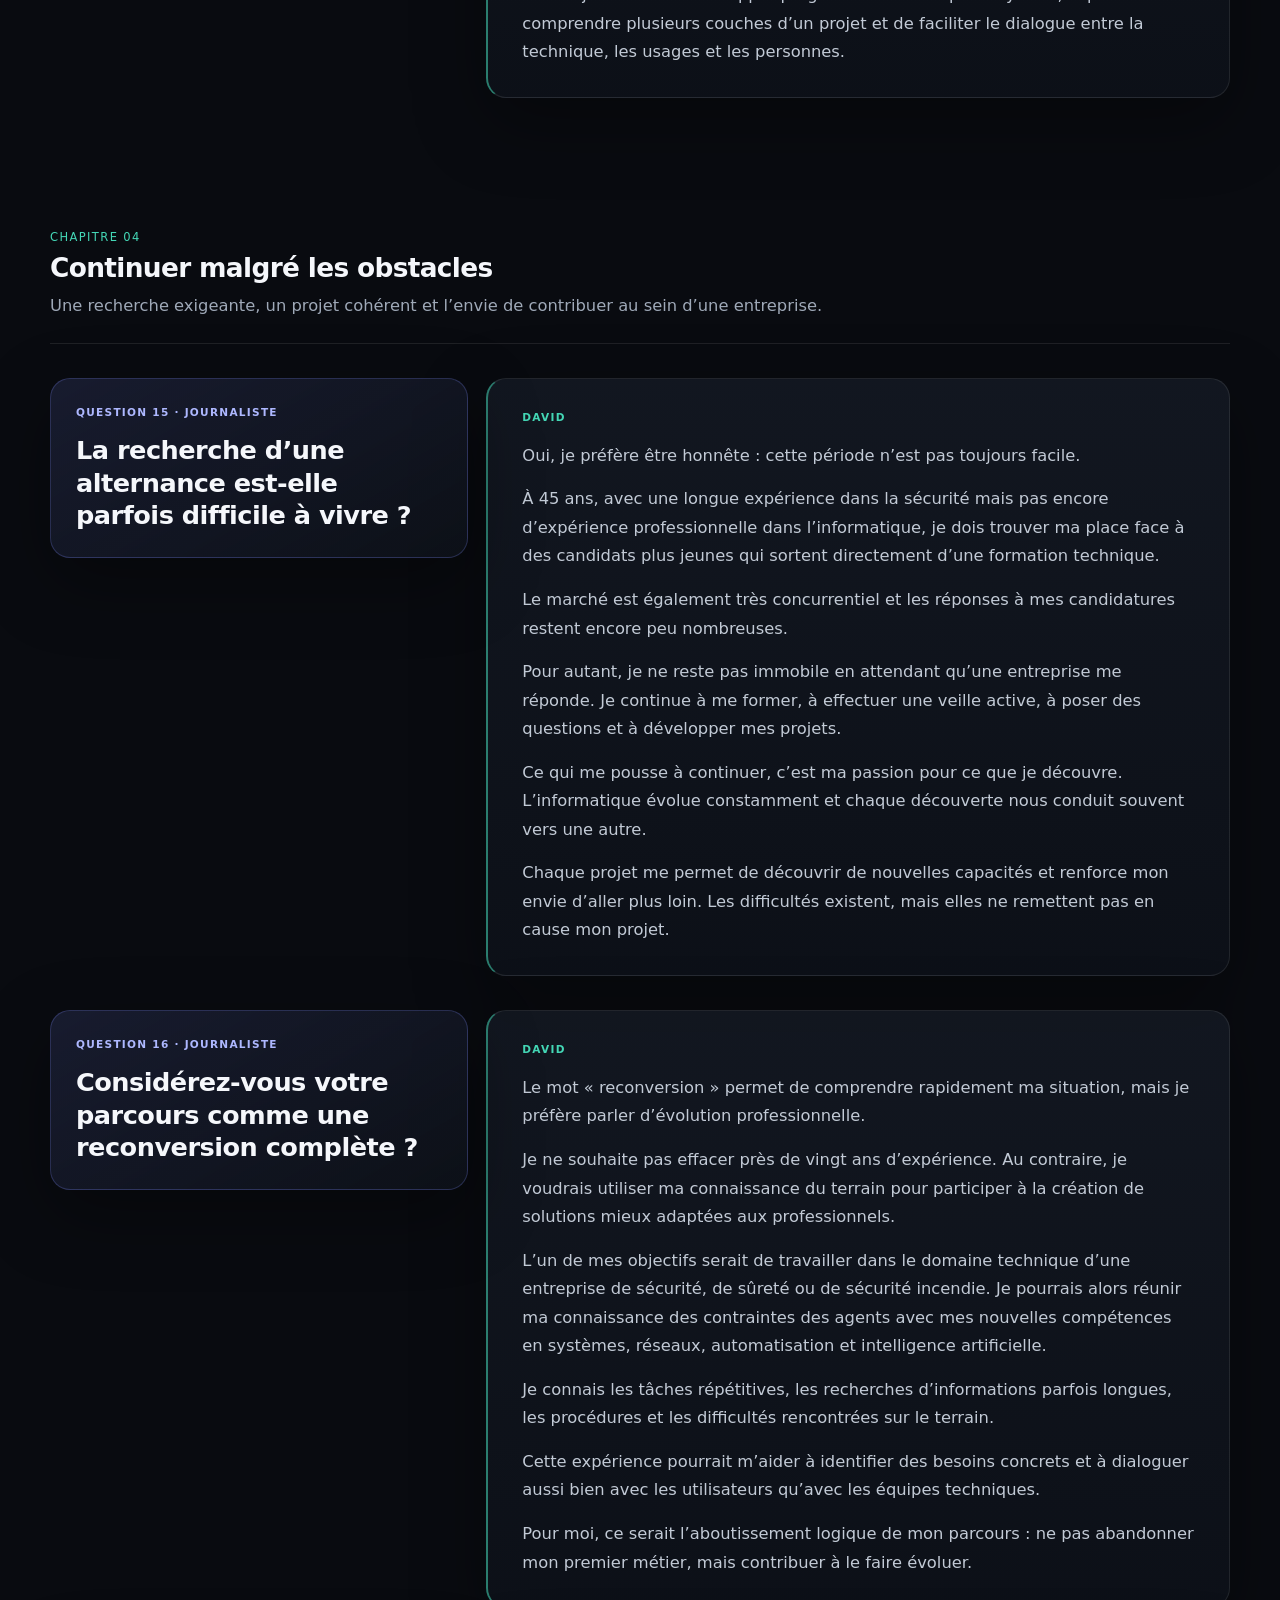
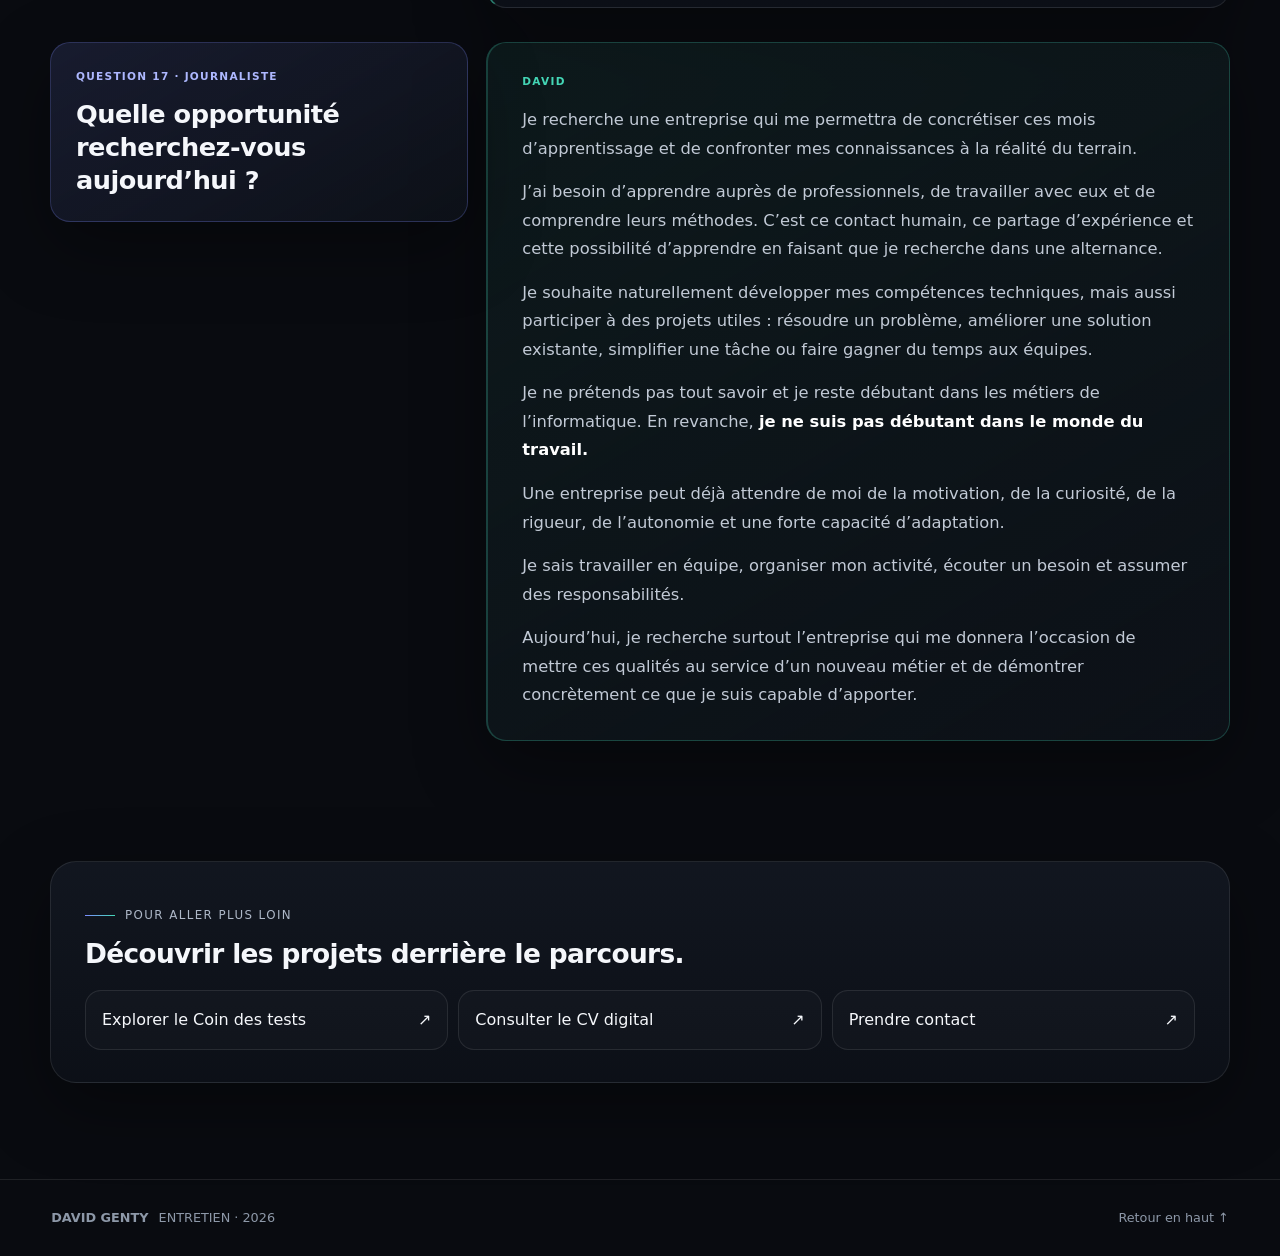
<file: interview.html>
<!DOCTYPE html>
<html lang="fr">
<head>
  <meta charset="UTF-8" />
  <meta name="viewport" content="width=device-width, initial-scale=1.0" />
  <meta name="description" content="Entretien avec David Genty — parcours, expérience, reconversion et projets dans les systèmes, les réseaux, l’automatisation et l’intelligence artificielle." />
  <meta name="theme-color" content="#090b10" />
  <title>Entretien avec David — David Genty</title>
  <link rel="stylesheet" href="styles.css" />
  <link rel="stylesheet" href="interview.css" />
</head>
<body class="interview-page">
  <div class="ambient ambient-one" aria-hidden="true"></div>
  <div class="ambient ambient-two" aria-hidden="true"></div>
  <div class="noise" aria-hidden="true"></div>

  <header class="site-header" id="top">
    <a class="brand" href="index.html" aria-label="Retour au portfolio de David Genty">
      <span class="brand-mark">DG</span>
      <span class="brand-copy">
        <strong>DAVID GENTY</strong>
        <small>Entretien / 2026</small>
      </span>
    </a>

    <button class="nav-toggle" aria-label="Ouvrir le menu" aria-expanded="false">
      <span></span><span></span>
    </button>

    <nav class="main-nav" aria-label="Navigation de l’entretien">
      <a href="#parcours">Parcours</a>
      <a href="#transition">Transition</a>
      <a href="#apprentissage">Apprentissage</a>
      <a href="#projection">Projection</a>
      <a href="cv.html">CV digital</a>
      <a class="nav-cta" href="index.html">Portfolio ↗</a>
    </nav>
  </header>

  <main>
    <section class="interview-hero section-shell" aria-labelledby="interview-title">
      <div class="interview-intro reveal">
        <p class="eyebrow"><span></span> PORTRAIT PROFESSIONNEL · ENTRETIEN</p>
        <h1 id="interview-title">Entretien <em>avec David.</em></h1>
        <p class="interview-lead">
          Un échange pour comprendre mon parcours, les expériences qui m’ont construit et la manière dont j’avance aujourd’hui vers les métiers du numérique.
        </p>
      </div>
    </section>

    <section class="chapter section-shell" id="parcours" aria-labelledby="chapter-one">
      <header class="chapter-heading reveal">
        <span class="chapter-index">CHAPITRE 01</span>
        <div>
          <h2 id="chapter-one">Du terrain aux responsabilités</h2>
          <p>Près de vingt ans dans la sécurité incendie et la sûreté, en France puis en Belgique.</p>
        </div>
      </header>

      <div class="interview-flow">
        <article class="exchange reveal">
          <div class="question-card"><span class="role-tag journalist-tag">QUESTION 01 · JOURNALISTE</span><h3>David, pouvez-vous vous présenter en quelques mots ?</h3></div>
          <div class="answer-card"><span class="role-tag david-tag">DAVID</span><p>Je m’appelle David Genty et je poursuis une évolution professionnelle vers les métiers de l’informatique.</p><p>Plusieurs domaines me passionnent :</p><ul class="answer-list"><li>les systèmes et les réseaux ;</li><li>l’intelligence artificielle — agents IA, code assisté et assistants d’apprentissage ;</li><li>l’automatisation.</li></ul><p>Je suis arrivé naturellement dans ces univers grâce à ma curiosité et à un parcours de formation principalement réalisé en autodidacte.</p><p>Aujourd’hui, je recherche une alternance qui me permettrait de transformer ces connaissances en véritable expérience professionnelle, d’apprendre auprès de personnes expérimentées et de participer à des projets concrets.</p></div>
        </article>

        <article class="exchange reveal">
          <div class="question-card"><span class="role-tag journalist-tag">QUESTION 02 · JOURNALISTE</span><h3>Quel était votre métier avant d’entamer cette évolution professionnelle ?</h3></div>
          <div class="answer-card"><span class="role-tag david-tag">DAVID</span><p>J’ai travaillé pendant près de vingt ans dans la sécurité incendie et la sûreté.</p><p>J’ai commencé en France, principalement dans des centres commerciaux et des bâtiments administratifs. J’ai notamment travaillé sur différents sites pour le client Groupama.</p><p>Au départ, j’étais agent de sécurité incendie. J’ai ensuite progressivement accédé à des fonctions comportant davantage de responsabilités.</p><p>Cette première partie de ma carrière m’a appris à respecter des procédures, à analyser rapidement une situation et à travailler dans des environnements où la moindre négligence peut avoir des conséquences importantes.</p><p>Elle m’a aussi permis de développer une véritable culture du service : comprendre les besoins d’un client, protéger les personnes et les infrastructures, tout en perturbant le moins possible le fonctionnement normal du site.</p></div>
        </article>

        <article class="exchange reveal">
          <div class="question-card"><span class="role-tag journalist-tag">QUESTION 03 · JOURNALISTE</span><h3>Comment avez-vous progressivement accédé à des responsabilités d’encadrement ?</h3></div>
          <div class="answer-card"><span class="role-tag david-tag">DAVID</span><p>Après avoir commencé comme agent, je suis devenu chef de poste, puis chef d’équipe de sécurité incendie.</p><p>Chez Groupama, j’ai été amené à encadrer une équipe de trois agents. Je devais répartir les tâches, organiser le fonctionnement du poste et assurer la transmission des informations.</p><p>J’occupais également une position d’intermédiaire entre les agents, le client et ma propre hiérarchie. J’ai aussi remplacé ponctuellement le chef de site, ce qui m’a permis de découvrir une autre facette du métier, avec davantage d’organisation, de management et de responsabilités.</p><p>J’ai ensuite participé, comme chef d’équipe de sécurité incendie, à l’ouverture puis à l’exploitation du centre commercial So Ouest, à Levallois-Perret. Il fallait accompagner la mise en fonctionnement du site, organiser les missions des agents et veiller à l’application des procédures.</p><p>Ces expériences m’ont appris à encadrer sans perdre le contact avec le terrain, à écouter les agents et à faire circuler correctement l’information entre les différents interlocuteurs.</p></div>
        </article>

        <article class="exchange reveal">
          <div class="question-card"><span class="role-tag journalist-tag">QUESTION 04 · JOURNALISTE</span><h3>Vous avez ensuite poursuivi votre carrière en Belgique. Qu’y avez-vous découvert ?</h3></div>
          <div class="answer-card"><span class="role-tag david-tag">DAVID</span><p>Je connaissais déjà assez bien la Belgique avant de m’y installer. J’y faisais régulièrement des allers-retours et le cadre de vie me plaisait beaucoup.</p><p>Ce départ représentait aussi une occasion intéressante de découvrir une autre manière d’exercer mon métier. À cette époque, le secteur belge de la sécurité me paraissait davantage encadré, avec notamment une carte professionnelle déjà en place depuis plusieurs années.</p><p>J’ai ensuite travaillé sur des sites extrêmement variés : des commerces, des hôpitaux, notamment aux urgences, ainsi qu’en milieu pénitentiaire et dans des centres d’accueil pour réfugiés.</p><p>J’ai également exercé dans le retail, comme agent et inspecteur de magasin chargé de prévenir les vols. J’ai eu la chance d’être très bien formé par des collègues expérimentés. Grâce à cette formation et à mon expérience, j’ai réalisé plus d’une centaine d’interpellations liées à des vols de marchandises.</p><p>Passer régulièrement d’un environnement à un autre m’a appris à observer rapidement une situation, à comprendre les attentes des personnes et à adapter ma manière d’intervenir. Cette capacité d’adaptation me paraît aujourd’hui particulièrement utile dans l’informatique.</p></div>
        </article>

        <article class="exchange reveal">
          <div class="question-card"><span class="role-tag journalist-tag">QUESTION 05 · JOURNALISTE</span><h3>Votre expérience chez Elia a-t-elle joué un rôle particulier dans votre intérêt pour la technologie ?</h3></div>
          <div class="answer-card"><span class="role-tag david-tag">DAVID</span><p>Oui, mon expérience chez Elia (site classé Seveso), le gestionnaire du réseau de transport d’électricité belge, a joué un rôle important. </p><p>Le site Elia de Bruxelles comprenait le dispatching, chargé de la gestion du transport de l’électricité en Belgique et des échanges avec les réseaux européens.</p><p>J’ai pu observer l’installation et la protection de cette infrastructure, notamment son environnement conçu comme une véritable cage de Faraday. Par curiosité, je discutais régulièrement avec les techniciens pour essayer de comprendre son fonctionnement.</p><p>J’ai aussi participé à la mise en place d’une main courante électronique. Je n’ai pas développé le logiciel, mais j’ai expliqué aux techniciens notre organisation, nos tâches, les horaires, les incidents rencontrés et les informations que les agents devaient transmettre.</p><p>Cette expérience m’a montré que la technologie pouvait être construite à partir des besoins réels du terrain. J’ai également commencé à percevoir tout ce que l’automatisation pourrait apporter aux agents en simplifiant certaines tâches répétitives et certaines recherches d’informations.</p></div>
        </article>

        <article class="exchange reveal">
          <div class="question-card"><span class="role-tag journalist-tag">QUESTION 06 · JOURNALISTE</span><h3>Quelles compétences issues de la sécurité pouvez-vous transférer vers l’informatique ?</h3></div>
          <div class="answer-card"><span class="role-tag david-tag">DAVID</span><p>La première est la rigueur. Dans la sécurité, les actions doivent être réalisées dans un ordre précis, en respectant des procédures et en comprenant les conséquences possibles d’une erreur.</p><p>J’ai également développé le sens du service et de l’écoute. Un agent doit protéger une organisation sans perturber inutilement son fonctionnement. On dit parfois qu’un bon agent de sécurité est un agent que l’on ne remarque pas, parce que sa prévention a permis d’éviter les incidents.</p><p>Je peux aussi travailler en équipe comme en autonomie. Sur certains postes, j’encadrais des agents. La nuit, je pouvais au contraire me retrouver seul et devoir organiser mon travail, analyser une situation, prendre une décision et savoir qui contacter.</p><p>Enfin, j’ai appris à m’adapter à des personnes, des infrastructures et des environnements très différents.</p><p>La rigueur, l’autonomie, la communication et l’adaptabilité sont, selon moi, directement transférables aux métiers de l’informatique.</p></div>
        </article>
      </div>
    </section>

    <section class="chapter section-shell" id="transition" aria-labelledby="chapter-two">
      <header class="chapter-heading reveal">
        <span class="chapter-index">CHAPITRE 02</span>
        <div><h2 id="chapter-two">Le retour et le déclic</h2><p>Un choix familial, une découverte humaine de l’IA et le début d’un nouveau projet professionnel.</p></div>
      </header>
      <div class="interview-flow">
        <article class="exchange reveal">
          <div class="question-card"><span class="role-tag journalist-tag">QUESTION 07 · JOURNALISTE</span><h3>Pourquoi avez-vous décidé de revenir vivre en France ?</h3></div>
          <div class="answer-card"><span class="role-tag david-tag">DAVID</span><p>Mon retour en France résulte d’un choix personnel, mûrement réfléchi.</p><p>La période du Covid m’a fait comprendre que, même si la France et la Belgique sont géographiquement très proches, il peut parfois devenir difficile de circuler d’un pays à l’autre et de rester présent auprès de sa famille.</p><p>J’avais en France plusieurs proches âgés atteints de pathologies importantes. À partir de 2023, j’ai donc commencé à organiser progressivement mon retour afin de pouvoir me rapprocher d’eux et les accompagner.</p><p>Cette période n’a pas toujours été simple. Voir ses proches avancer en âge et s’enfoncer dans la maladie est une expérience difficile. Il fallait néanmoins rester lucide, disponible et essayer de les aider du mieux possible.</p><p>Ce retour a profondément façonné ma vie actuelle. Il m’a également conduit à réfléchir à la suite de mon parcours professionnel et à la manière dont la technologie pouvait être mise au service de besoins très humains.</p></div>
        </article>

        <article class="exchange reveal">
          <div class="question-card"><span class="role-tag journalist-tag">QUESTION 08 · JOURNALISTE</span><h3>L’intelligence artificielle vous a-t-elle déjà permis d’aider concrètement certaines personnes ?</h3></div>
          <div class="answer-card"><span class="role-tag david-tag">DAVID</span><p>Oui, notamment auprès de personnes âgées en EHPAD.</p><p>J’ai utilisé des intelligences artificielles capables de dialoguer vocalement pour montrer à mes proches, mais aussi à d’autres résidents, comment il était possible de leur poser directement des questions et d’obtenir une réponse orale.</p><p>Ces échanges provoquaient souvent beaucoup de curiosité et de rire. Pour certaines personnes peu habituées aux outils numériques, le fait de pouvoir simplement parler à une intelligence artificielle rendait la technologie beaucoup plus accessible.</p><p>J’ai également pu présenter ces usages à certains membres du personnel. Cela leur permettait de découvrir le fonctionnement de l’IA, mais surtout d’imaginer des manières très simples de l’utiliser dans la vie quotidienne.</p><p>Cette expérience a été importante pour moi. Elle m’a montré que la technologie n’avait pas besoin d’être spectaculaire pour être utile. Elle peut aussi créer un moment d’échange, stimuler la curiosité ou rendre une information plus facilement accessible.</p></div>
        </article>

        <article class="exchange reveal">
          <div class="question-card"><span class="role-tag journalist-tag">QUESTION 09 · JOURNALISTE</span><h3>Comment cette période vous a-t-elle conduit vers une véritable démarche de formation ?</h3></div>
          <div class="answer-card"><span class="role-tag david-tag">DAVID</span><p>En accompagnant mes proches et en découvrant progressivement les possibilités de l’intelligence artificielle, j’ai eu envie de comprendre ce qui se trouvait derrière ces outils.</p><p>J’ai commencé par m’intéresser au fonctionnement d’un ordinateur, puis à la manière dont plusieurs machines pouvaient communiquer au sein d’un réseau.</p><p>Je me suis ensuite demandé comment différents réseaux pouvaient être reliés entre eux et comment fonctionnait Internet.</p><p>J’utilisais l’intelligence artificielle comme un professeur disponible pour répondre à mes questions et m’aider à approfondir chaque nouvelle notion. C’est au cours de ces échanges que j’ai découvert Cisco Networking Academy.</p><p>Je me suis inscrit au parcours de technicien réseau et j’ai validé les quatre cours qui le composaient.</p><p>Ce qui avait commencé comme une curiosité personnelle est alors devenu une véritable démarche de formation, puis un projet professionnel.</p></div>
        </article>
      </div>
    </section>

    <section class="chapter section-shell" id="apprentissage" aria-labelledby="chapter-three">
      <header class="chapter-heading reveal">
        <span class="chapter-index">CHAPITRE 03</span>
        <div><h2 id="chapter-three">Apprendre en construisant</h2><p>Des fondamentaux du réseau au cloud, à l’automatisation et aux projets assistés par IA.</p></div>
      </header>
      <div class="interview-flow">
        <article class="exchange reveal">
          <div class="question-card"><span class="role-tag journalist-tag">QUESTION 10 · JOURNALISTE</span><h3>Qu’avez-vous appris grâce à votre parcours consacré aux réseaux ?</h3></div>
          <div class="answer-card"><span class="role-tag david-tag">DAVID</span><p>J’ai commencé par les fondamentaux : le modèle OSI, TCP/IP, l’adressage IP et les sous-réseaux.</p><p>J’ai ensuite appris les bases de la configuration des routeurs et des commutateurs, ainsi que la construction d’une topologie physique et logique avec Cisco Packet Tracer.</p><p>Le dépannage m’a particulièrement intéressé. Lorsqu’une machine ou un service ne répond pas, il faut avancer méthodiquement : vérifier le matériel, la configuration, le logiciel et les éventuelles erreurs de manipulation.</p><p>On ne choisit pas immédiatement l’hypothèse la plus complexe. On procède par étapes.</p><p>Cette méthode me rappelait certains réflexes acquis dans la sécurité : observer, vérifier les éléments les plus simples, éliminer les causes possibles et faire remonter le problème lorsqu’il dépasse son niveau d’intervention.</p><p>Cette proximité entre mes anciennes méthodes de travail et le diagnostic informatique m’a conforté dans mon projet.</p></div>
        </article>

        <article class="exchange reveal">
          <div class="question-card"><span class="role-tag journalist-tag">QUESTION 11 · JOURNALISTE</span><h3>Comment êtes-vous passé des réseaux à l’intelligence artificielle et à l’automatisation ?</h3></div>
          <div class="answer-card"><span class="role-tag david-tag">DAVID</span><p>Le passage s’est principalement effectué lorsque j’ai découvert le cloud, notamment Microsoft Azure.</p><p>J’avais appris à construire des réseaux dans Cisco Packet Tracer en installant les équipements, en réalisant les connexions et en configurant chaque élément. Même s’il s’agissait d’une simulation, cette méthode reproduisait la logique d’une infrastructure réelle.</p><p>En découvrant le cloud, Docker et Containerlab, j’ai compris que certaines infrastructures pouvaient être décrites, reproduites et déployées beaucoup plus rapidement.</p><p>J’ai notamment expérimenté la reconstruction d’une topologie avec l’assistance de Copilot. Le contraste m’a impressionné : ce qui demandait auparavant de nombreuses manipulations pouvait être préparé beaucoup plus rapidement grâce à l’automatisation.</p><p>J’ai alors compris que mes connaissances réseau restaient essentielles, mais qu’elles pouvaient être mobilisées autrement.</p><p>L’automatisation ne supprime pas le besoin de comprendre les systèmes. Elle permet de consacrer davantage de temps à leur conception, à leur fiabilité et aux besoins des utilisateurs.</p></div>
        </article>

        <article class="exchange reveal">
          <div class="question-card"><span class="role-tag journalist-tag">QUESTION 12 · JOURNALISTE</span><h3>Comment organisez-vous votre apprentissage en autodidacte ?</h3></div>
          <div class="answer-card"><span class="role-tag david-tag">DAVID</span><p>Lorsque je découvre quelque chose de nouveau, je demande d’abord que cela me soit expliqué comme si j’étais un débutant complet.</p><p>Je préfère repartir des bases plutôt que de laisser une zone d’ombre qui pourrait me bloquer plus tard.</p><p>Je fonctionne ensuite étape par étape. Je pose beaucoup de questions, y compris celles qui peuvent sembler très simples. Je cherche à comprendre comment organiser un projet, quels fichiers communiquent entre eux et pourquoi une technologie est utilisée plutôt qu’une autre.</p><p>J’aime comparer chaque projet à un tiroir : lorsque je ferme un tiroir, son contenu ne doit pas déborder dans les autres. C’est ainsi que j’ai découvert l’organisation des dossiers, les environnements virtuels et la gestion des dépendances.</p><p>Je ne demande pas simplement à l’intelligence artificielle de produire un programme complet. Je construis une première partie, je la teste, puis j’ajoute progressivement les fonctionnalités.</p><p>Cette méthode me permet de comprendre ce que je réalise et de repérer moi-même certaines erreurs.</p></div>
        </article>

        <article class="exchange reveal">
          <div class="question-card"><span class="role-tag journalist-tag">QUESTION 13 · JOURNALISTE</span><h3>Quels projets avez-vous réalisés pour mettre ces connaissances en pratique ?</h3></div>
          <div class="answer-card"><span class="role-tag david-tag">DAVID</span><p>J’ai développé trois projets principaux : ExaTrade, Le Café du Coin et NetMentor.</p><p>ExaTrade est un projet réseau réalisé avec Cisco Packet Tracer. Il m’a permis de travailler sur une topologie comprenant plusieurs équipements et plusieurs VLAN, ainsi que sur la configuration et la communication entre les différentes parties du réseau.</p><p>Le Café du Coin est davantage orienté vers les usages et l’automatisation. L’objectif était d’imaginer comment simplifier une prise de commande et mieux faire circuler les informations dans un petit établissement.</p><p>NetMentor est un assistant pédagogique consacré à l’informatique. Il peut expliquer une notion, générer un quiz ou produire une fiche de révision. Je l’ai construit avec du développement assisté par intelligence artificielle, en découvrant progressivement Python, Flask, HTML, CSS et JavaScript.</p><p>Ces trois projets sont différents, mais ils sont reliés par une même logique : comprendre les systèmes, faire circuler l’information et construire des solutions utiles.</p></div>
        </article>

        <article class="exchange reveal">
          <div class="question-card"><span class="role-tag journalist-tag">QUESTION 14 · JOURNALISTE</span><h3>Parmi ces projets, lequel vous représente le mieux ?</h3></div>
          <div class="answer-card"><span class="role-tag david-tag">DAVID</span><p>NetMentor est probablement celui qui me ressemble le plus, car il réunit ma curiosité technique, ma créativité et mon goût pour la transmission.</p><p>Pour autant, je ne pourrais pas vraiment le séparer des deux autres projets. Une application comme NetMentor repose sur une infrastructure, des communications réseau, une interface, une logique de fonctionnement et plusieurs automatisations. Il faut comprendre comment ces différents éléments dialoguent.</p><p>C’est justement cette complémentarité qui m’intéresse. Je ne considère pas les réseaux, l’automatisation et l’intelligence artificielle comme trois orientations concurrentes.</p><p>Le réseau constitue l’infrastructure, l’automatisation simplifie certaines opérations et l’intelligence artificielle permet de créer de nouveaux usages.</p><p>Mon objectif est de développer progressivement un profil hybride, capable de comprendre plusieurs couches d’un projet et de faciliter le dialogue entre la technique, les usages et les personnes.</p></div>
        </article>
      </div>
    </section>

    <section class="chapter section-shell" id="projection" aria-labelledby="chapter-four">
      <header class="chapter-heading reveal">
        <span class="chapter-index">CHAPITRE 04</span>
        <div><h2 id="chapter-four">Continuer malgré les obstacles</h2><p>Une recherche exigeante, un projet cohérent et l’envie de contribuer au sein d’une entreprise.</p></div>
      </header>
      <div class="interview-flow">
        <article class="exchange reveal">
          <div class="question-card"><span class="role-tag journalist-tag">QUESTION 15 · JOURNALISTE</span><h3>La recherche d’une alternance est-elle parfois difficile à vivre ?</h3></div>
          <div class="answer-card"><span class="role-tag david-tag">DAVID</span><p>Oui, je préfère être honnête : cette période n’est pas toujours facile.</p><p>À 45 ans, avec une longue expérience dans la sécurité mais pas encore d’expérience professionnelle dans l’informatique, je dois trouver ma place face à des candidats plus jeunes qui sortent directement d’une formation technique.</p><p>Le marché est également très concurrentiel et les réponses à mes candidatures restent encore peu nombreuses.</p><p>Pour autant, je ne reste pas immobile en attendant qu’une entreprise me réponde. Je continue à me former, à effectuer une veille active, à poser des questions et à développer mes projets.</p><p>Ce qui me pousse à continuer, c’est ma passion pour ce que je découvre. L’informatique évolue constamment et chaque découverte nous conduit souvent vers une autre.</p><p>Chaque projet me permet de découvrir de nouvelles capacités et renforce mon envie d’aller plus loin. Les difficultés existent, mais elles ne remettent pas en cause mon projet.</p></div>
        </article>

        <article class="exchange reveal">
          <div class="question-card"><span class="role-tag journalist-tag">QUESTION 16 · JOURNALISTE</span><h3>Considérez-vous votre parcours comme une reconversion complète ?</h3></div>
          <div class="answer-card"><span class="role-tag david-tag">DAVID</span><p>Le mot « reconversion » permet de comprendre rapidement ma situation, mais je préfère parler d’évolution professionnelle.</p><p>Je ne souhaite pas effacer près de vingt ans d’expérience. Au contraire, je voudrais utiliser ma connaissance du terrain pour participer à la création de solutions mieux adaptées aux professionnels.</p><p>L’un de mes objectifs serait de travailler dans le domaine technique d’une entreprise de sécurité, de sûreté ou de sécurité incendie. Je pourrais alors réunir ma connaissance des contraintes des agents avec mes nouvelles compétences en systèmes, réseaux, automatisation et intelligence artificielle.</p><p>Je connais les tâches répétitives, les recherches d’informations parfois longues, les procédures et les difficultés rencontrées sur le terrain.</p><p>Cette expérience pourrait m’aider à identifier des besoins concrets et à dialoguer aussi bien avec les utilisateurs qu’avec les équipes techniques.</p><p>Pour moi, ce serait l’aboutissement logique de mon parcours : ne pas abandonner mon premier métier, mais contribuer à le faire évoluer.</p></div>
        </article>

        <article class="exchange reveal">
          <div class="question-card"><span class="role-tag journalist-tag">QUESTION 17 · JOURNALISTE</span><h3>Quelle opportunité recherchez-vous aujourd’hui ?</h3></div>
          <div class="answer-card highlight-answer"><span class="role-tag david-tag">DAVID</span><p>Je recherche une entreprise qui me permettra de concrétiser ces mois d’apprentissage et de confronter mes connaissances à la réalité du terrain.</p><p>J’ai besoin d’apprendre auprès de professionnels, de travailler avec eux et de comprendre leurs méthodes. C’est ce contact humain, ce partage d’expérience et cette possibilité d’apprendre en faisant que je recherche dans une alternance.</p><p>Je souhaite naturellement développer mes compétences techniques, mais aussi participer à des projets utiles : résoudre un problème, améliorer une solution existante, simplifier une tâche ou faire gagner du temps aux équipes.</p><p>Je ne prétends pas tout savoir et je reste débutant dans les métiers de l’informatique. En revanche, <strong>je ne suis pas débutant dans le monde du travail.</strong></p><p>Une entreprise peut déjà attendre de moi de la motivation, de la curiosité, de la rigueur, de l’autonomie et une forte capacité d’adaptation.</p><p>Je sais travailler en équipe, organiser mon activité, écouter un besoin et assumer des responsabilités.</p><p>Aujourd’hui, je recherche surtout l’entreprise qui me donnera l’occasion de mettre ces qualités au service d’un nouveau métier et de démontrer concrètement ce que je suis capable d’apporter.</p></div>
        </article>

      </div>
    </section>

    <section class="interview-contact section-shell">
      <div class="contact-panel reveal">
        <div><p class="eyebrow"><span></span> POUR ALLER PLUS LOIN</p><h2>Découvrir les projets derrière le parcours.</h2></div>
        <div class="contact-data">
          <a href="le-coin-des-tests.html">Explorer le Coin des tests <span>↗</span></a>
          <a href="cv.html">Consulter le CV digital <span>↗</span></a>
          <a href="index.html#contact">Prendre contact <span>↗</span></a>
        </div>
      </div>
    </section>
  </main>

  <footer class="site-footer">
    <div><strong>DAVID GENTY</strong><span>ENTRETIEN · 2026</span></div>
    <a href="#top">Retour en haut ↑</a>
  </footer>

  <script src="script.js"></script>
</body>
</html>
</file>
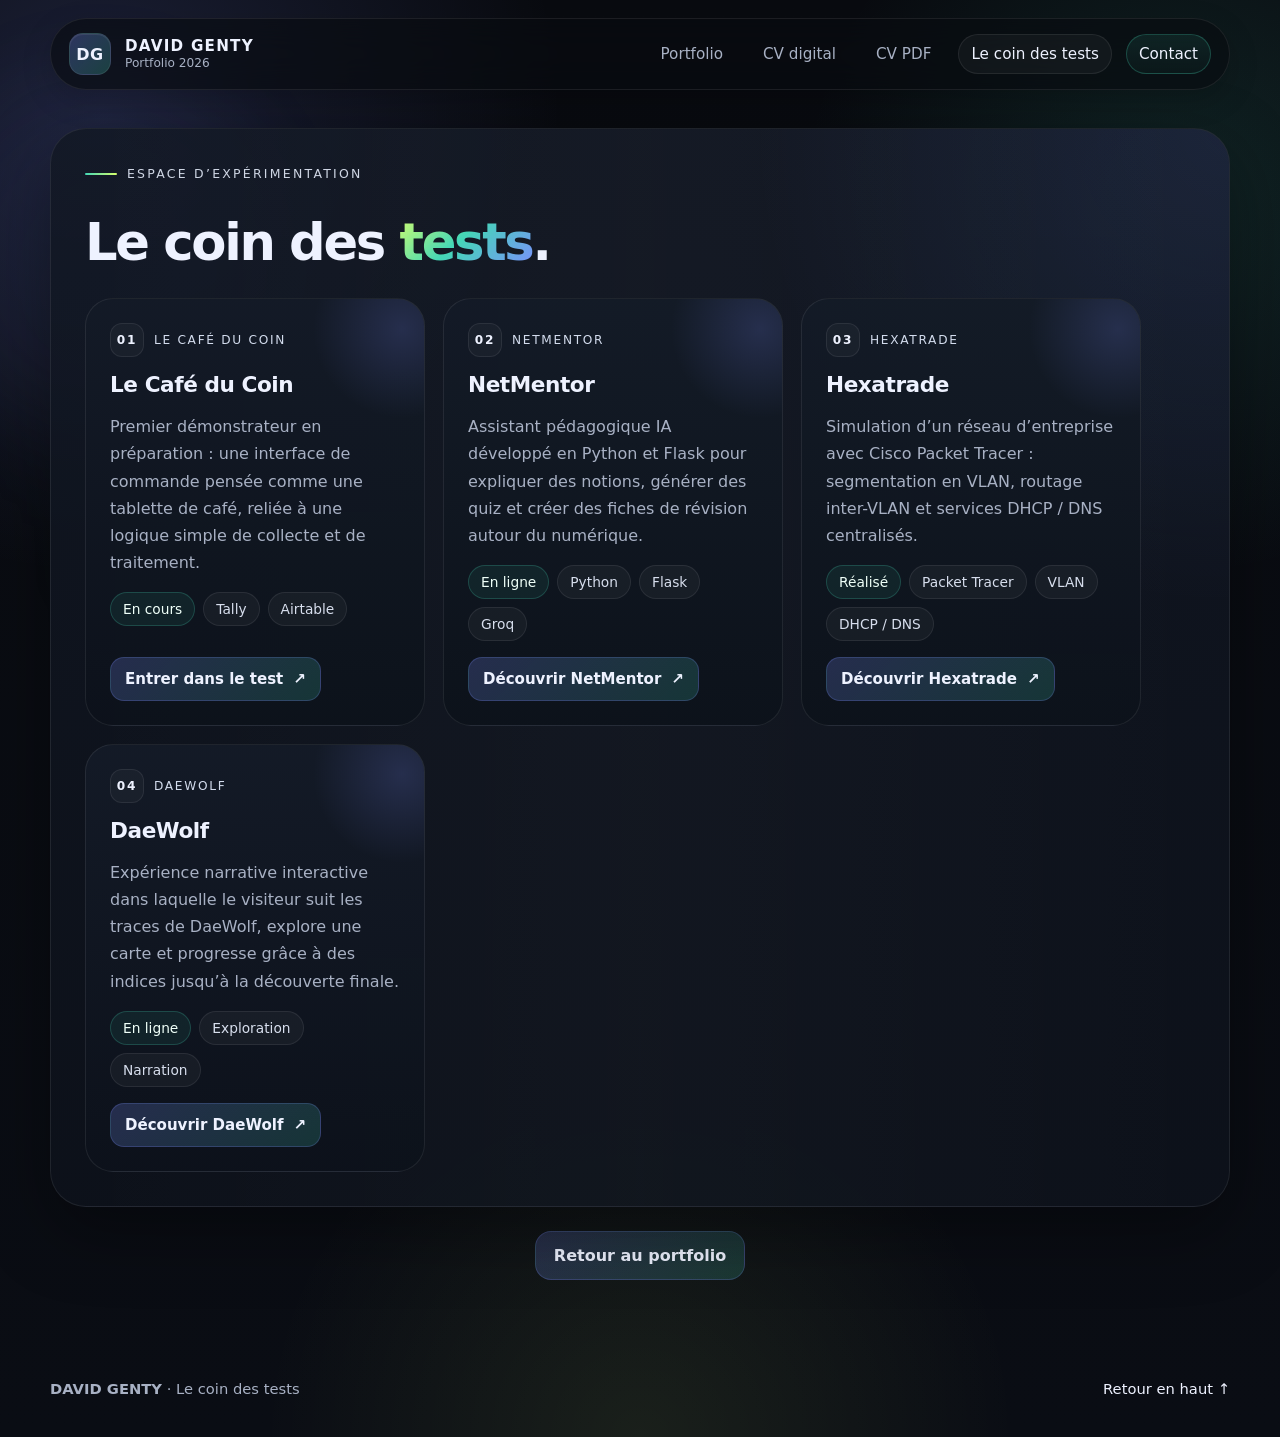
<file: le-coin-des-tests.html>
<!DOCTYPE html>
<html lang="fr">
<head>
  <meta charset="UTF-8" />
  <meta name="viewport" content="width=device-width, initial-scale=1.0" />
  <meta name="description" content="Le coin des tests — démonstrateurs et expérimentations de David Genty." />
  <meta name="theme-color" content="#090b10" />
  <title>Le coin des tests — David Genty</title>
  <style>
    :root{
      --bg:#090b10;
      --bg-2:#0f131b;
      --panel:#121824;
      --panel-2:#171f2e;
      --line:rgba(255,255,255,.08);
      --line-2:rgba(124,140,255,.24);
      --text:#eef2ff;
      --muted:#a8b1c4;
      --green:#44d7b6;
      --lime:#d6ff6b;
      --violet:#7c8cff;
      --shadow:0 24px 70px rgba(0,0,0,.35);
      --radius:28px;
      --radius-sm:18px;
      --max:1180px;
    }

    *{box-sizing:border-box}
    html{scroll-behavior:smooth}
    body{
      margin:0;
      font-family: Inter, ui-sans-serif, system-ui, -apple-system, Segoe UI, Roboto, Helvetica, Arial, sans-serif;
      color:var(--text);
      background:
        radial-gradient(circle at 8% 8%, rgba(124,140,255,.16), transparent 26%),
        radial-gradient(circle at 92% 14%, rgba(68,215,182,.12), transparent 22%),
        radial-gradient(circle at 50% 100%, rgba(214,255,107,.08), transparent 24%),
        linear-gradient(180deg, #090b10 0%, #0a0d14 100%);
      min-height:100vh;
      overflow-x:hidden;
    }

    .ambient,
    .ambient:before,
    .ambient:after{
      pointer-events:none;
      position:fixed;
      inset:auto;
      border-radius:999px;
      filter:blur(50px);
      opacity:.28;
      z-index:-2;
    }
    .ambient{
      width:360px;height:360px;
      top:8%;left:-80px;
      background:rgba(124,140,255,.22);
    }
    .ambient:before{
      content:"";
      width:280px;height:280px;
      top:360px;right:-60px;
      background:rgba(68,215,182,.18);
      position:fixed;
    }
    .ambient:after{
      content:"";
      width:320px;height:320px;
      bottom:-90px;left:28%;
      background:rgba(214,255,107,.10);
      position:fixed;
    }

    .noise{
      position:fixed; inset:0; z-index:-1; pointer-events:none; opacity:.08;
      background-image:
        linear-gradient(rgba(255,255,255,.05) 1px, transparent 1px),
        linear-gradient(90deg, rgba(255,255,255,.05) 1px, transparent 1px);
      background-size: 34px 34px;
      mask-image: radial-gradient(circle at center, black 55%, transparent 100%);
    }

    .site-header{
      width:min(calc(100% - 32px), var(--max));
      margin:18px auto 0;
      padding:14px 18px;
      border:1px solid var(--line);
      background:rgba(8,11,17,.64);
      backdrop-filter: blur(16px);
      border-radius:999px;
      display:flex;
      align-items:center;
      justify-content:space-between;
      gap:24px;
      position:sticky;
      top:14px;
      z-index:50;
      box-shadow:0 10px 30px rgba(0,0,0,.18);
    }

    .brand{
      display:flex; align-items:center; gap:14px; text-decoration:none; color:var(--text);
      min-width:0;
    }
    .brand-mark{
      width:42px;height:42px;border-radius:14px;
      display:grid;place-items:center;
      background:linear-gradient(135deg, rgba(124,140,255,.30), rgba(68,215,182,.24));
      border:1px solid rgba(255,255,255,.08);
      font-weight:800; letter-spacing:.04em;
      box-shadow: inset 0 1px 0 rgba(255,255,255,.08);
    }
    .brand-copy{display:flex;flex-direction:column;gap:2px;line-height:1.05}
    .brand-copy strong{font-size:.95rem; letter-spacing:.08em}
    .brand-copy small{font-size:.76rem;color:var(--muted)}

    .main-nav{
      display:flex; align-items:center; gap:14px; flex-wrap:wrap; justify-content:flex-end;
    }
    .main-nav a{
      text-decoration:none; color:var(--muted); font-size:.95rem;
      padding:10px 12px; border-radius:999px; transition:.2s ease;
      border:1px solid transparent;
    }
    .main-nav a:hover,
    .main-nav a.active{
      color:var(--text);
      background:rgba(255,255,255,.04);
      border-color:var(--line);
    }
    .main-nav .nav-cta{
      color:var(--text);
      border-color:rgba(68,215,182,.25);
      background:linear-gradient(180deg, rgba(68,215,182,.10), rgba(68,215,182,.04));
    }

    .nav-toggle{
      display:none;
      width:44px;height:44px;border-radius:14px;
      border:1px solid var(--line);
      background:rgba(255,255,255,.03);
      align-items:center;justify-content:center;flex-direction:column;gap:5px;
    }
    .nav-toggle span{
      width:18px;height:2px;background:var(--text);display:block;border-radius:999px;
    }

    .page-shell{
      width:min(calc(100% - 32px), var(--max));
      margin:38px auto 100px;
    }

    .section-shell{
      position:relative;
      border:1px solid var(--line);
      background:linear-gradient(180deg, rgba(18,24,36,.86), rgba(13,18,27,.88));
      box-shadow:var(--shadow);
      border-radius:36px;
      overflow:hidden;
      margin-top:30px;
    }
    .section-shell:before{
      content:"";
      position:absolute; inset:0;
      background:
        linear-gradient(90deg, transparent, rgba(255,255,255,.02), transparent),
        radial-gradient(circle at top right, rgba(124,140,255,.10), transparent 30%);
      pointer-events:none;
    }
    .section-inner{
      position:relative;
      z-index:1;
      padding:34px;
    }

    .eyebrow{
      margin:0 0 12px; color:#cfd6e4; font-size:.78rem; text-transform:uppercase; letter-spacing:.18em;
      display:flex; align-items:center; gap:10px;
    }
    .eyebrow span{
      width:32px;height:2px;border-radius:999px;background:linear-gradient(90deg, var(--green), var(--lime));
      display:inline-block;
    }
    h1,h2,h3{margin:0}
    h1{
      font-size:clamp(2.4rem,4vw,3.25rem);
      line-height:1.02;
      letter-spacing:-.045em;
      white-space:nowrap;
    }
    h1 em{
      font-style:normal;
      background:linear-gradient(135deg, #d6ff6b 0%, #44d7b6 45%, #7c8cff 100%);
      -webkit-background-clip:text;background-clip:text;color:transparent;
    }
    h2{
      font-size: clamp(1.8rem, 3vw, 3rem);
      line-height:1.05;
      letter-spacing:-.03em;
    }
    h3{
      font-size: clamp(1.12rem, 1.8vw, 1.35rem);
      line-height:1.1;
      letter-spacing:-.02em;
    }
    p{margin:0;color:var(--muted);line-height:1.7}

    .hero{
      display:grid; grid-template-columns: 1.05fr .95fr; gap:28px;
      align-items:stretch;
      padding:34px;
    }

    .hero-copy{
      display:flex; flex-direction:column; gap:20px; justify-content:center;
    }
    .hero-copy .lead{
      max-width:58ch;
      font-size:1.04rem;
    }
    .hero-actions{
      display:flex; gap:14px; flex-wrap:wrap; margin-top:6px;
    }
    .button{
      display:inline-flex; align-items:center; gap:10px;
      text-decoration:none; color:var(--text);
      padding:14px 18px; border-radius:16px;
      border:1px solid var(--line);
      transition:.22s ease;
      font-weight:600;
    }
    .button:hover{transform:translateY(-1px); border-color:rgba(255,255,255,.16)}
    .button-primary{
      background:linear-gradient(135deg, rgba(124,140,255,.22), rgba(68,215,182,.18));
      border-color:rgba(124,140,255,.22);
    }
    .button-ghost{background:rgba(255,255,255,.03)}

    .status-row{
      display:flex; flex-wrap:wrap; gap:10px 14px; margin-top:4px;
    }
    .chip{
      padding:10px 14px; border-radius:999px;
      border:1px solid var(--line);
      background:rgba(255,255,255,.03);
      color:#d3daeb;
      font-size:.92rem;
      display:inline-flex; align-items:center; gap:8px;
    }
    .chip i{
      width:8px;height:8px;border-radius:999px;background:var(--green);display:inline-block;
      box-shadow:0 0 0 6px rgba(68,215,182,.12);
    }

    .lab-hero{
      position:relative;
      min-height:560px;
      border:1px solid var(--line);
      border-radius:30px;
      background:
        radial-gradient(circle at top left, rgba(124,140,255,.14), transparent 28%),
        radial-gradient(circle at bottom right, rgba(68,215,182,.12), transparent 24%),
        linear-gradient(180deg, rgba(15,19,27,.92), rgba(11,15,22,.95));
      overflow:hidden;
    }
    .lab-hero .topline{
      display:flex; justify-content:space-between; align-items:center;
      padding:18px 22px; border-bottom:1px solid var(--line);
      color:var(--muted); font-size:.84rem; letter-spacing:.08em; text-transform:uppercase;
    }
    .lab-hero .topline .live{
      display:inline-flex; align-items:center; gap:8px;
      padding:8px 12px; border-radius:999px;
      background:rgba(255,255,255,.04); border:1px solid var(--line);
    }
    .lab-hero .topline .live i{
      width:8px;height:8px;background:var(--lime);border-radius:999px;display:inline-block;
      box-shadow:0 0 0 6px rgba(214,255,107,.12);
    }

    .bench-grid{
      position:relative;
      min-height:500px;
      padding:24px;
    }
    .bench-grid:before{
      content:"";
      position:absolute; inset:24px;
      border:1px dashed rgba(255,255,255,.06);
      border-radius:24px;
      pointer-events:none;
    }

    .lab-card{
      position:absolute;
      width:190px;
      min-height:134px;
      padding:18px;
      border-radius:22px;
      background:linear-gradient(180deg, rgba(20,27,39,.96), rgba(16,21,31,.92));
      border:1px solid rgba(255,255,255,.08);
      box-shadow:0 18px 40px rgba(0,0,0,.26);
      display:flex; flex-direction:column; gap:10px;
    }
    .lab-card .mini{
      font-size:.76rem; text-transform:uppercase; letter-spacing:.16em; color:#d2d9ea;
      display:flex; align-items:center; gap:8px;
    }
    .lab-card .mini:before{
      content:""; width:8px; height:8px; border-radius:999px; background:var(--green); display:inline-block;
      box-shadow:0 0 0 6px rgba(68,215,182,.10);
    }
    .lab-card strong{font-size:1.05rem; line-height:1.15}
    .lab-card p{font-size:.94rem; line-height:1.55}
    .lab-card small{
      color:#d1d8e7;
      display:inline-flex; align-items:center; gap:7px;
      opacity:.9;
    }

    .card-main{top:38px; left:32px; width:215px; transform:rotate(-3deg)}
    .card-notes{top:76px; right:42px; width:220px; transform:rotate(4deg)}
    .card-stack{top:204px; left:150px; width:220px; transform:rotate(2deg)}
    .card-wire{top:232px; right:142px; width:210px; transform:rotate(-2deg)}
    .card-postit{
      left:42px; bottom:42px; width:178px; min-height:118px;
      background:linear-gradient(180deg, rgba(214,255,107,.16), rgba(214,255,107,.09));
      transform:rotate(-2.5deg);
    }
    .card-postit .mini:before{background:var(--lime); box-shadow:0 0 0 6px rgba(214,255,107,.10)}
    .card-postit p{color:#ebf3c9}
    .card-test{right:32px; bottom:34px; width:245px; transform:rotate(3deg)}

    .bench-line{
      position:absolute; inset:0; pointer-events:none; overflow:visible;
    }
    .bench-line path{
      fill:none;
      stroke:rgba(68,215,182,.48);
      stroke-width:2;
      stroke-dasharray:8 10;
      stroke-linecap:round;
      animation:dash 1.15s linear infinite;
    }
    .bench-line .alt{stroke:rgba(124,140,255,.45)}
    .bench-dot{
      fill:var(--lime);
      filter: drop-shadow(0 0 10px rgba(214,255,107,.55));
    }

    @keyframes dash { to { stroke-dashoffset:-36; } }

    .section-heading{display:flex; flex-direction:column; gap:12px; margin-bottom:24px}
    .section-heading.compact{margin-bottom:18px}

    .about-grid{
      display:grid; grid-template-columns: 1.05fr .95fr; gap:24px;
    }
    .note-stack{
      display:grid; gap:16px;
    }
    .note{
      border:1px solid var(--line);
      border-radius:24px;
      background:linear-gradient(180deg, rgba(18,24,36,.96), rgba(15,20,31,.92));
      padding:22px;
      position:relative;
      overflow:hidden;
    }
    .note:before{
      content:"";
      position:absolute; width:120px; height:120px; right:-28px; top:-28px;
      background:radial-gradient(circle, rgba(124,140,255,.18), transparent 70%);
      border-radius:999px;
    }
    .note.highlight:before{background:radial-gradient(circle, rgba(68,215,182,.18), transparent 70%)}
    .note ul{margin:14px 0 0; padding-left:18px; color:var(--muted)}
    .note li{margin:8px 0; line-height:1.55}

    .mess-board{
      border:1px solid var(--line);
      border-radius:30px;
      background:linear-gradient(180deg, rgba(12,17,25,.94), rgba(10,14,22,.95));
      padding:22px;
      position:relative;
      overflow:hidden;
      min-height:100%;
    }
    .mess-board:before{
      content:"";
      position:absolute; inset:18px;
      border-radius:22px;
      border:1px dashed rgba(255,255,255,.06);
      pointer-events:none;
    }
    .mess-board .tag{
      display:inline-flex; padding:8px 12px; border-radius:999px;
      border:1px solid var(--line); background:rgba(255,255,255,.04);
      color:#d4dced; font-size:.8rem; text-transform:uppercase; letter-spacing:.12em;
      margin:0 8px 10px 0;
    }
    .mess-board .scribble{
      position:absolute; border:1px solid rgba(255,255,255,.08);
      background:rgba(255,255,255,.03); color:#eef2ff; border-radius:18px;
      padding:16px 18px; max-width:220px; box-shadow:0 16px 34px rgba(0,0,0,.22);
    }
    .s1{top:92px; right:28px; transform:rotate(5deg)}
    .s2{bottom:32px; left:34px; transform:rotate(-4deg)}
    .s3{bottom:62px; right:52px; transform:rotate(3deg)}
    .scribble strong{display:block; margin-bottom:8px; font-size:.96rem}
    .scribble p{font-size:.92rem; line-height:1.5}

    .stations{
      display:grid; grid-template-columns: repeat(3, minmax(0,1fr)); gap:18px;
    }
    .station{
      border:1px solid var(--line);
      border-radius:28px;
      background:linear-gradient(180deg, rgba(20,27,39,.96), rgba(13,18,27,.95));
      padding:24px;
      display:flex; flex-direction:column; gap:16px;
      position:relative;
      overflow:hidden;
      min-height:100%;
    }
    .station:before{
      content:"";
      position:absolute; inset:auto -20% 72% auto;
      width:180px; height:180px; border-radius:999px;
      background:radial-gradient(circle, rgba(124,140,255,.18), transparent 70%);
      pointer-events:none;
    }
    .station .kicker{
      display:flex; align-items:center; gap:10px; flex-wrap:wrap;
      font-size:.76rem; color:#d3dced; text-transform:uppercase; letter-spacing:.14em;
    }
    .station .kicker .index{
      width:34px;height:34px;border-radius:12px; display:grid; place-items:center;
      border:1px solid rgba(255,255,255,.08);
      background:rgba(255,255,255,.03);
      font-weight:700; color:var(--text);
    }
    .station .meta{
      display:flex; gap:8px; flex-wrap:wrap;
    }
    .pill{
      padding:8px 12px; border-radius:999px;
      border:1px solid var(--line);
      background:rgba(255,255,255,.04);
      color:#d7deed; font-size:.86rem;
    }
    .pill.active{background:rgba(68,215,182,.08); border-color:rgba(68,215,182,.22); color:#effff8}
    .pill.pending{background:rgba(124,140,255,.08); border-color:rgba(124,140,255,.22)}
    .station .actions{
      display:flex; gap:10px; flex-wrap:wrap; margin-top:auto;
    }
    .button.small{
      padding:12px 14px; border-radius:14px; font-size:.94rem;
    }

    .lab-notebook{
      display:grid; grid-template-columns: .92fr 1.08fr; gap:20px;
    }
    .blueprint{
      border:1px solid var(--line);
      border-radius:28px;
      background:
        linear-gradient(rgba(255,255,255,.045) 1px, transparent 1px),
        linear-gradient(90deg, rgba(255,255,255,.045) 1px, transparent 1px),
        linear-gradient(180deg, rgba(18,24,36,.95), rgba(11,16,25,.96));
      background-size: 28px 28px, 28px 28px, auto;
      padding:26px;
      position:relative;
      overflow:hidden;
    }
    .blueprint .flow{
      display:grid; gap:16px; margin-top:18px;
    }
    .flow-row{
      display:grid; grid-template-columns: 1fr 36px 1fr; gap:12px; align-items:center;
    }
    .flow-box{
      border:1px solid rgba(255,255,255,.08);
      border-radius:18px; background:rgba(255,255,255,.04);
      padding:16px;
    }
    .flow-arrow{
      width:36px;height:36px;border-radius:999px; display:grid; place-items:center;
      color:#e9f8f5;
      background:linear-gradient(135deg, rgba(68,215,182,.24), rgba(124,140,255,.20));
      border:1px solid rgba(255,255,255,.08);
    }

    .checklist{
      border:1px solid var(--line);
      border-radius:28px;
      background:linear-gradient(180deg, rgba(18,24,36,.95), rgba(14,18,28,.95));
      padding:24px;
    }
    .check-grid{
      display:grid; gap:12px; margin-top:18px;
    }
    .check{
      display:flex; gap:14px; align-items:flex-start;
      border:1px solid rgba(255,255,255,.06);
      background:rgba(255,255,255,.03);
      padding:14px 16px; border-radius:18px;
    }
    .check i{
      width:22px;height:22px;border-radius:999px;border:1px solid rgba(68,215,182,.30);
      background:rgba(68,215,182,.08); flex:0 0 22px; margin-top:2px; position:relative;
    }
    .check i:after{
      content:""; position:absolute; inset:5px; border-radius:999px; background:var(--green);
      box-shadow:0 0 0 6px rgba(68,215,182,.10);
    }
    .check strong{display:block; margin-bottom:4px; font-size:.98rem}
    .check p{font-size:.93rem}

    .contact-panel{
      display:grid; grid-template-columns: 1fr auto; gap:20px; align-items:center;
    }
    .contact-links{
      display:flex; gap:12px; flex-wrap:wrap; justify-content:flex-end;
    }

    footer{
      width:min(calc(100% - 32px), var(--max));
      margin:0 auto 40px;
      color:var(--muted);
      display:flex; justify-content:space-between; gap:20px; align-items:center;
      font-size:.92rem;
    }
    footer a{color:var(--text); text-decoration:none}

    @media (max-width: 1080px){
      .hero,
      .about-grid,
      .lab-notebook{
        grid-template-columns:1fr;
      }
      .stations{
        grid-template-columns:repeat(2, minmax(0,1fr));
      }
    }

    @media (max-width: 820px){
      .site-header{
        border-radius:26px;
        padding:14px;
        align-items:flex-start;
      }
      .nav-toggle{display:flex}
      .main-nav{
        display:none;
        width:100%;
        padding-top:12px;
        flex-direction:column; align-items:stretch;
      }
      .main-nav.open{display:flex}
      .main-nav a{width:100%; text-align:center}

      .hero{padding:22px}
      .section-inner{padding:24px}
      .lab-hero{min-height:760px}
      .card-main{top:28px; left:20px}
      .card-notes{top:54px; right:18px}
      .card-stack{top:226px; left:36px}
      .card-wire{top:288px; right:28px}
      .card-postit{left:24px; bottom:162px}
      .card-test{right:22px; bottom:36px}
      .stations{grid-template-columns:1fr}
      .contact-panel{grid-template-columns:1fr}
      .contact-links{justify-content:flex-start}
      footer{flex-direction:column; align-items:flex-start}
    }

    @media (max-width: 620px){
      .page-shell{width:min(calc(100% - 20px), var(--max)); margin-top:22px}
      .site-header{width:min(calc(100% - 20px), var(--max)); top:10px}
      .brand-copy strong{font-size:.86rem}
      h1{font-size:clamp(2.55rem,14vw,3.45rem);white-space:normal}
      .hero{padding:18px}
      .hero-copy{gap:16px}
      .section-inner{padding:20px}
      .lab-hero{min-height:1000px}
      .bench-grid{padding:18px}
      .lab-card{
        position:relative !important;
        left:auto !important; right:auto !important; top:auto !important; bottom:auto !important;
        width:100% !important;
        transform:none !important;
        margin-bottom:14px;
      }
      .bench-line{display:none}
      .mess-board{padding-bottom:270px}
      .scribble{max-width:calc(100% - 36px)}
      .s1{top:110px; right:18px}
      .s2{bottom:112px; left:18px}
      .s3{bottom:24px; right:18px}
      .flow-row{grid-template-columns:1fr; gap:10px}
      .flow-arrow{justify-self:center; transform:rotate(90deg)}
      .hero-actions, .contact-links{width:100%}
      .button{width:100%; justify-content:center}
      .status-row{gap:10px}
      .chip{width:100%; justify-content:center}
    }

    
    /* Ajustements ciblés pour la version simplifiée du Coin des tests */
    .hero-copy .lead { max-width: 65ch; }

    .card-main{top:34px; left:28px; width:215px; transform:rotate(-3deg)}
    .card-notes{top:54px; right:30px; width:215px; transform:rotate(3deg)}
    .card-stack{top:222px; left:86px; width:220px; transform:rotate(1.5deg)}
    .card-wire{top:234px; right:92px; width:220px; transform:rotate(-1.8deg)}
    .card-postit{left:36px; bottom:34px; width:184px; min-height:118px; transform:rotate(-2deg)}
    .card-test{right:26px; bottom:26px; width:236px; transform:rotate(2.5deg)}

    @media (max-width: 1080px){
      .stations{grid-template-columns:repeat(3, minmax(0,1fr)) !important;}
    }

    @media (max-width: 900px){
      .stations{grid-template-columns:1fr !important;}
      .lab-hero{min-height:840px}
      .card-main{top:26px; left:18px}
      .card-notes{top:52px; right:18px}
      .card-stack{top:240px; left:28px}
      .card-wire{top:294px; right:20px}
      .card-postit{left:20px; bottom:152px}
      .card-test{right:18px; bottom:24px}
    }

    @media (prefers-reduced-motion: reduce){
      *{scroll-behavior:auto}
      .bench-line path{animation:none}
      .bench-dot{display:none}
    }
  
    /* Répartition finale de l'atelier : cartes plus petites, dispersées et sans chevauchement. */
    .lab-hero {
      min-height: 610px;
    }

    .bench-grid {
      min-height: 550px;
    }

    .lab-card {
      width: 172px;
      min-height: 118px;
      padding: 15px 16px;
      gap: 8px;
    }

    .lab-card strong {
      font-size: .98rem;
    }

    .lab-card p {
      font-size: .86rem;
      line-height: 1.45;
    }

    .lab-card small {
      font-size: .76rem;
      line-height: 1.35;
    }

    .card-main {
      top: 34px;
      left: 34px;
      width: 180px;
      transform: rotate(-3deg);
    }

    .card-notes {
      top: 38px;
      right: 38px;
      width: 184px;
      transform: rotate(3deg);
    }

    .card-stack {
      top: 205px;
      left: 245px;
      width: 186px;
      transform: rotate(2deg);
    }

    .card-wire {
      top: 215px;
      right: 38px;
      width: 185px;
      transform: rotate(-2deg);
    }

    .card-postit {
      left: 52px;
      bottom: 38px;
      width: 174px;
      min-height: 108px;
      transform: rotate(-2.5deg);
    }

    .card-test {
      right: 230px;
      bottom: 34px;
      width: 190px;
      transform: rotate(2.5deg);
    }

    @media (max-width: 1000px) and (min-width: 621px) {
      .lab-hero {
        min-height: 790px;
      }

      .bench-grid {
        min-height: 730px;
      }

      .card-main {
        top: 28px;
        left: 28px;
      }

      .card-notes {
        top: 34px;
        right: 28px;
      }

      .card-stack {
        top: 230px;
        left: 34px;
      }

      .card-wire {
        top: 236px;
        right: 34px;
      }

      .card-postit {
        left: 70px;
        bottom: 34px;
      }

      .card-test {
        right: 70px;
        bottom: 30px;
      }
    }

    @media (max-width: 620px) {
      .lab-hero {
        min-height: auto;
      }

      .bench-grid {
        min-height: 0;
      }

      .lab-card {
        width: 100% !important;
        min-height: 0;
        padding: 16px;
      }
    }

  
    /* Correction ciblée : séparer Notes et Workflow, et contenir les pointillés. */
    .card-notes {
      top: 34px;
      right: 34px;
      width: 180px;
      transform: rotate(3deg);
    }

    .card-wire {
      top: 255px;
      right: 34px;
      width: 182px;
      transform: rotate(-2deg);
    }

    .bench-line {
      inset: 24px;
      width: calc(100% - 48px);
      height: calc(100% - 48px);
      overflow: hidden;
    }

    .bench-line path,
    .bench-line circle {
      vector-effect: non-scaling-stroke;
    }

    @media (max-width: 1000px) and (min-width: 621px) {
      .card-notes {
        top: 32px;
        right: 26px;
      }

      .card-wire {
        top: 278px;
        right: 26px;
      }

      .bench-line {
        inset: 20px;
        width: calc(100% - 40px);
        height: calc(100% - 40px);
      }
    }

  
    /* Ajustements finaux ciblés des post-it de l'atelier. */
    .card-test {
      top: 228px;
      right: 238px;
      bottom: auto;
      width: 184px;
      transform: rotate(2.5deg);
    }

    .card-wire {
      top: 282px;
      right: 30px;
      width: 168px;
      min-height: 104px;
      padding: 13px 14px;
      transform: rotate(-2deg);
    }

    .card-wire strong {
      font-size: .92rem;
    }

    .card-wire p {
      font-size: .81rem;
      line-height: 1.38;
    }

    @media (max-width: 1000px) and (min-width: 621px) {
      .card-test {
        top: 520px;
        right: 48px;
        bottom: auto;
      }

      .card-wire {
        top: 306px;
        right: 22px;
        width: 166px;
      }
    }

    @media (max-width: 620px) {
      .card-test,
      .card-wire {
        top: auto !important;
        right: auto !important;
        bottom: auto !important;
        width: 100% !important;
      }
    }

  
    /* Effet volontaire : deux post-it retournés pour accentuer l'aspect test / atelier. */
    .card-postit {
      transform: rotate(178deg);
    }

    .card-wire {
      transform: rotate(182deg);
    }

  
    /* Présentation simplifiée des tests : petites cartes prêtes à s'aligner côte à côte */
    .tests-grid-simple{
      display: grid;
      grid-template-columns: repeat(auto-fit, minmax(280px, 340px));
      gap: 18px;
      justify-content: start;
      margin-top: 30px;
    }

    .tests-grid-simple .station{
      width: 100%;
      max-width: 340px;
    }

  
    .portfolio-return{
      display:flex;
      justify-content:center;
      margin-top:24px;
    }

    @media (max-width:620px){
      .portfolio-return .button{
        width:100%;
        justify-content:center;
      }
    }

  </style>
</head>
<body>
  <div class="ambient" aria-hidden="true"></div>
  <div class="noise" aria-hidden="true"></div>

  <header class="site-header" id="top">
    <a class="brand" href="index.html" aria-label="Retour au portfolio de David Genty">
      <span class="brand-mark">DG</span>
      <span class="brand-copy">
        <strong>DAVID GENTY</strong>
        <small>Portfolio 2026</small>
      </span>
    </a>

    <button class="nav-toggle" type="button" aria-label="Ouvrir le menu" aria-expanded="false">
      <span></span><span></span><span></span>
    </button>

    <nav class="main-nav" aria-label="Navigation principale">
      <a href="index.html">Portfolio</a>
      <a href="cv.html">CV digital</a>
      <a href="cv-pdf.html">CV PDF</a>
      <a href="#stations" class="active">Le coin des tests</a>
      <a href="index.html#contact" class="nav-cta">Contact</a>
    </nav>
  </header>

  <main class="page-shell">
    
    <section class="section-shell">
      <div class="section-inner">
        <div class="hero-copy" style="max-width: 860px;">
          <p class="eyebrow"><span></span> Espace d’expérimentation</p>
          <h1>Le coin des <em>tests</em>.</h1>
        </div>

        <div class="stations tests-grid-simple">
          <article class="station">
            <div class="kicker">
              <span class="index">01</span>
              <span>Le Café du Coin</span>
            </div>
            <h3>Le Café du Coin</h3>
            <p>
              Premier démonstrateur en préparation : une interface de commande pensée comme une tablette de café,
              reliée à une logique simple de collecte et de traitement.
            </p>
            <div class="meta">
              <span class="pill active">En cours</span>
              <span class="pill">Tally</span>
              <span class="pill">Airtable</span>
            </div>
            <div class="actions">
              <a class="button small button-primary" href="cafe-du-coin.html">Entrer dans le test <span>↗</span></a>
            </div>
          </article>

          <article class="station">
            <div class="kicker">
              <span class="index">02</span>
              <span>NetMentor</span>
            </div>
            <h3>NetMentor</h3>
            <p>
              Assistant pédagogique IA développé en Python et Flask pour expliquer des notions,
              générer des quiz et créer des fiches de révision autour du numérique.
            </p>
            <div class="meta">
              <span class="pill active">En ligne</span>
              <span class="pill">Python</span>
              <span class="pill">Flask</span>
              <span class="pill">Groq</span>
            </div>
            <div class="actions">
              <a class="button small button-primary" href="netmentor/index.html">Découvrir NetMentor <span>↗</span></a>
            </div>
          </article>

          <article class="station">
            <div class="kicker">
              <span class="index">03</span>
              <span>Hexatrade</span>
            </div>
            <h3>Hexatrade</h3>
            <p>
              Simulation d’un réseau d’entreprise avec Cisco Packet Tracer :
              segmentation en VLAN, routage inter-VLAN et services DHCP / DNS centralisés.
            </p>
            <div class="meta">
              <span class="pill active">Réalisé</span>
              <span class="pill">Packet Tracer</span>
              <span class="pill">VLAN</span>
              <span class="pill">DHCP / DNS</span>
            </div>
            <div class="actions">
              <a class="button small button-primary" href="hexatrade/index.html">Découvrir Hexatrade <span>↗</span></a>
            </div>
          </article>

          <article class="station">
            <div class="kicker">
              <span class="index">04</span>
              <span>DaeWolf</span>
            </div>
            <h3>DaeWolf</h3>
            <p>
              Expérience narrative interactive dans laquelle le visiteur suit les traces de DaeWolf,
              explore une carte et progresse grâce à des indices jusqu’à la découverte finale.
            </p>
            <div class="meta">
              <span class="pill active">En ligne</span>
              <span class="pill">Exploration</span>
              <span class="pill">Narration</span>
            </div>
            <div class="actions">
              <a class="button small button-primary" href="daewolf/index.html">Découvrir DaeWolf <span>↗</span></a>
            </div>
          </article>
        </div>
      </div>
    </section>

    <div class="portfolio-return">
      <a class="button button-primary" href="index.html">Retour au portfolio</a>
    </div>

  </main>

  <footer>
    <div><strong>DAVID GENTY</strong> · Le coin des tests</div>
    <a href="#top">Retour en haut ↑</a>
  </footer>

  <script>
    const toggle = document.querySelector('.nav-toggle');
    const nav = document.querySelector('.main-nav');

    toggle?.addEventListener('click', () => {
      const open = nav.classList.toggle('open');
      toggle.setAttribute('aria-expanded', open ? 'true' : 'false');
    });
  </script>
</body>
</html>
</file>
<file: styles.css>
:root{--bg:#090b10;--panel:#11151d;--panel2:#151b25;--text:#f5f7fb;--muted:#9ba6b7;--line:rgba(255,255,255,.09);--accent:#7c8cff;--mint:#44d7b6;--lime:#d6ff6b;--shadow:0 24px 70px rgba(0,0,0,.35);--radius:24px}
*{box-sizing:border-box}html{scroll-behavior:smooth}body{margin:0;background:var(--bg);color:var(--text);font-family:Inter,ui-sans-serif,system-ui,-apple-system,BlinkMacSystemFont,"Segoe UI",sans-serif;line-height:1.6;overflow-x:hidden}a{color:inherit;text-decoration:none}button{font:inherit}.ambient{position:fixed;width:42vw;height:42vw;border-radius:50%;filter:blur(110px);opacity:.13;pointer-events:none;z-index:-2}.ambient-one{background:var(--accent);top:-18vw;left:-18vw}.ambient-two{background:var(--mint);right:-20vw;bottom:-22vw}.noise{position:fixed;inset:0;pointer-events:none;z-index:-1;opacity:.035;background-image:url("data:image/svg+xml,%3Csvg viewBox='0 0 140 140' xmlns='http://www.w3.org/2000/svg'%3E%3Cfilter id='n'%3E%3CfeTurbulence type='fractalNoise' baseFrequency='.8' numOctaves='3' stitchTiles='stitch'/%3E%3C/filter%3E%3Crect width='100%25' height='100%25' filter='url(%23n)' opacity='.5'/%3E%3C/svg%3E")}.site-header{position:sticky;top:0;z-index:50;display:flex;align-items:center;justify-content:space-between;padding:18px clamp(20px,4vw,64px);background:rgba(9,11,16,.72);backdrop-filter:blur(18px);border-bottom:1px solid var(--line)}.brand{display:flex;gap:12px;align-items:center}.brand-mark{display:grid;place-items:center;width:42px;height:42px;border:1px solid rgba(124,140,255,.5);border-radius:14px;background:linear-gradient(145deg,rgba(124,140,255,.14),rgba(68,215,182,.08));font-weight:800}.brand-copy{display:flex;flex-direction:column;line-height:1.2}.brand-copy strong{font-size:.86rem;letter-spacing:.08em}.brand-copy small{font-size:.72rem;color:var(--muted)}.main-nav{display:flex;align-items:center;gap:22px}.main-nav a{font-size:.88rem;color:#c6cedb}.main-nav a:hover{color:#fff}.nav-cta{padding:10px 16px;border:1px solid rgba(124,140,255,.42);border-radius:999px;background:rgba(124,140,255,.08)}.nav-toggle{display:none;background:none;border:0;padding:8px}.nav-toggle span{display:block;width:24px;height:2px;background:#fff;margin:5px}.section-shell{width:min(1180px,calc(100% - 40px));margin:0 auto;padding:96px 0}.hero{min-height:calc(100vh - 80px);display:grid;grid-template-columns:1.02fr .98fr;gap:64px;align-items:center}.eyebrow{display:flex;align-items:center;gap:10px;color:#aeb8c8;text-transform:uppercase;letter-spacing:.12em;font-size:.74rem}.eyebrow>span{width:30px;height:1px;background:linear-gradient(90deg,var(--accent),var(--mint))}.hero h1,.section-heading h2,.contact-panel h2{font-size:clamp(2.8rem,6vw,6rem);line-height:.96;letter-spacing:-.055em;margin:18px 0 24px}.hero h1 em{font-style:normal;color:var(--lime)}.hero-intro,.profile-copy p,.tools-intro p,.vision-note{color:#aeb8c8;font-size:1.05rem}.hero-intro strong,.profile-copy strong{color:#fff}.hero-actions{display:flex;gap:12px;margin:30px 0}.button{display:inline-flex;align-items:center;justify-content:center;gap:10px;padding:13px 18px;border-radius:14px;border:1px solid var(--line);cursor:pointer}.button-primary{background:#f4f7fb;color:#0a0d12;font-weight:700}.button-ghost{background:rgba(255,255,255,.03)}.availability{display:flex;align-items:center;gap:9px;color:#9da8b8;font-size:.9rem}.status-dot,.system-dot{width:8px;height:8px;border-radius:50%;background:var(--mint);box-shadow:0 0 18px var(--mint)}.workflow-card,.quote-card,.vision-panel,.contact-panel,.profile-card,.method-card,.tools-layout,.timeline,.system-window,.skills-console,.training-node,.extra-grid article{background:linear-gradient(180deg,rgba(19,24,33,.92),rgba(13,17,24,.92));border:1px solid var(--line);box-shadow:var(--shadow)}.workflow-card{position:relative;height:560px;border-radius:28px;overflow:hidden}.workflow-topline,.system-bar{display:flex;justify-content:space-between;align-items:center;padding:16px 20px;border-bottom:1px solid var(--line);font-size:.77rem;color:#9da7b8;text-transform:uppercase;letter-spacing:.08em}.live-pill{display:flex;align-items:center;gap:7px;padding:5px 9px;border:1px solid rgba(68,215,182,.25);border-radius:999px}.live-pill i{width:7px;height:7px;background:var(--mint);border-radius:50%}.workflow-lines{position:absolute;inset:48px 0 0;width:100%;height:calc(100% - 48px)}.flow-path{fill:none;stroke:url(#pathGradient);stroke-width:2.2;opacity:.7;stroke-dasharray:8 10;animation:dash 9s linear infinite}.pulse-dot{fill:var(--lime);filter:url(#glow)}@keyframes dash{to{stroke-dashoffset:-180}}.node{position:absolute;width:145px;padding:12px;border-radius:16px;background:rgba(10,13,19,.92);border:1px solid rgba(255,255,255,.12);box-shadow:0 12px 30px rgba(0,0,0,.28)}.node small,.node-index{display:block;color:#7f8a9a;font-size:.65rem;text-transform:uppercase;letter-spacing:.08em}.node strong{display:block;margin:4px 0;font-size:.95rem}.node p{margin:0;color:#9fa9b9;font-size:.72rem;line-height:1.35}.node-need{left:5%;top:16%}.node-nocode{left:39%;top:39%}.node-ai{right:5%;top:16%}.node-impact{left:39%;bottom:13%}.flow-caption{position:absolute;bottom:20px;left:20px;right:20px;display:flex;justify-content:center;gap:11px;color:#8f99a8;font-size:.7rem;letter-spacing:.12em}.statement-strip,.cv-ticker{overflow:hidden;border-block:1px solid var(--line);background:rgba(255,255,255,.018)}.marquee-track,.cv-ticker-track{width:max-content;display:flex;align-items:center;gap:20px;padding:14px 0;animation:marquee 30s linear infinite;color:#aeb7c5;font-size:.76rem;letter-spacing:.14em}.marquee-track i,.cv-ticker-track i{width:5px;height:5px;border-radius:50%;background:var(--mint)}@keyframes marquee{to{transform:translateX(-50%)}}.split-section{display:grid;grid-template-columns:.8fr 1.2fr;gap:70px}.section-heading h2{font-size:clamp(2.4rem,5vw,4.9rem)}.section-heading.compact{margin-bottom:35px}.quote-card{margin-top:30px;padding:28px;border-radius:20px}.quote-mark{font-size:2rem;color:var(--lime)}.method-grid{display:grid;grid-template-columns:repeat(4,1fr);gap:16px}.method-card{position:relative;padding:28px;border-radius:20px;min-height:240px}.card-number{position:absolute;right:18px;top:16px;color:#6f7a8a;font-size:.72rem}.method-icon{width:42px;height:42px;display:grid;place-items:center;border-radius:13px;background:rgba(124,140,255,.12);border:1px solid rgba(124,140,255,.3);font-size:1.2rem}.method-card h3{margin:28px 0 8px}.method-card p{color:#9ea8b8}.tools-layout{display:grid;grid-template-columns:.8fr 1.2fr;gap:35px;padding:30px;border-radius:24px}.legend{display:flex;gap:18px;flex-wrap:wrap;margin-top:24px;font-size:.75rem;color:#98a3b4}.level{display:inline-block;width:8px;height:8px;border-radius:50%;margin-right:5px}.level.practiced{background:var(--mint)}.level.studied{background:var(--accent)}.level.explored{background:#6c7481}.tool-cloud{display:flex;flex-wrap:wrap;gap:10px;align-content:flex-start}.tool-chip{border:1px solid var(--line);background:#0d1118;color:#f0f3f8;padding:12px 14px;border-radius:999px}.tool-chip small{color:#7f8999;margin-left:7px}.tool-chip.practiced{border-color:rgba(68,215,182,.32)}.tool-chip.studied{border-color:rgba(124,140,255,.32)}.timeline{border-radius:24px;padding:8px 28px}.timeline-row{display:grid;grid-template-columns:150px 24px 1fr;gap:20px;padding:28px 0;border-bottom:1px solid var(--line)}.timeline-row:last-child{border-bottom:0}.timeline-date{color:#8e99a9;font-size:.9rem}.timeline-dot{position:relative}.timeline-dot:before{content:"";position:absolute;top:7px;left:6px;width:10px;height:10px;border-radius:50%;background:var(--accent);box-shadow:0 0 20px rgba(124,140,255,.55)}.timeline-dot:after{content:"";position:absolute;top:20px;left:10px;bottom:-35px;width:1px;background:var(--line)}.timeline-row:last-child .timeline-dot:after{display:none}.timeline-label{color:var(--mint);font-size:.68rem;letter-spacing:.11em;text-transform:uppercase}.timeline-content h3{margin:4px 0}.timeline-content p{margin:7px 0 0;color:#9ea8b7}.vision-panel{padding:42px;border-radius:26px}.vision-panel blockquote{font-size:clamp(1.7rem,3vw,3.1rem);line-height:1.15;letter-spacing:-.03em;margin:18px 0}.contact-panel{display:grid;grid-template-columns:1fr 1fr;gap:40px;padding:38px;border-radius:26px}.contact-panel h2{font-size:clamp(2.3rem,4vw,4rem)}.contact-actions,.contact-data{display:flex;flex-direction:column;gap:12px;justify-content:center}.contact-link,.contact-data a{display:flex;align-items:center;gap:14px;padding:16px;border:1px solid var(--line);border-radius:16px;background:rgba(255,255,255,.02)}.contact-link:hover,.contact-data a:hover{border-color:rgba(124,140,255,.42);transform:translateY(-1px)}.contact-icon{width:42px;height:42px;display:grid;place-items:center;border-radius:12px;background:rgba(124,140,255,.1);border:1px solid rgba(124,140,255,.23)}.contact-link span:nth-child(2){display:flex;flex-direction:column;flex:1}.contact-link small{color:#7f8999}.site-footer{display:flex;justify-content:space-between;align-items:center;padding:28px clamp(20px,4vw,64px);border-top:1px solid var(--line);color:#8d98a8;font-size:.8rem}.site-footer div{display:flex;gap:10px}.reveal{opacity:0;transform:translateY(18px);transition:opacity .7s ease,transform .7s ease}.reveal.is-visible{opacity:1;transform:none}
@media(max-width:900px){.main-nav{position:fixed;top:79px;left:16px;right:16px;display:none;flex-direction:column;align-items:stretch;padding:18px;background:#0e1219;border:1px solid var(--line);border-radius:18px;box-shadow:var(--shadow)}.main-nav.open{display:flex}.nav-toggle{display:block}.hero,.split-section,.tools-layout,.contact-panel{grid-template-columns:1fr}.hero{padding-top:50px}.workflow-card{height:520px}.method-grid{grid-template-columns:1fr 1fr}.section-shell{padding:72px 0}.timeline-row{grid-template-columns:105px 20px 1fr}}@media(max-width:620px){.section-shell{width:min(100% - 24px,1180px)}.hero h1{font-size:3.1rem}.method-grid{grid-template-columns:1fr}.workflow-card{height:500px}.node{width:125px}.node-need{left:4%}.node-ai{right:4%}.node-nocode,.node-impact{left:36%}.timeline{padding:4px 15px}.timeline-row{grid-template-columns:1fr}.timeline-dot{display:none}.site-footer{flex-direction:column;gap:8px;align-items:flex-start}}

/* V2.7 — micro-ajustements validés */
.quote-card{padding:24px 28px}
.quote-card .quote-mark{display:block;line-height:.7;margin:0 0 4px}
.quote-card p{margin:0}

.tool-chip.practiced{
  border-color:rgba(68,215,182,.48);
  background:rgba(68,215,182,.09);
}
.tool-chip.practiced small{color:var(--mint)}
.tool-chip.studied{
  border-color:rgba(124,140,255,.48);
  background:rgba(124,140,255,.09);
}
.tool-chip.studied small{color:#aeb7ff}
.tool-chip.explored{
  border-color:rgba(108,116,129,.5);
  background:rgba(108,116,129,.08);
}
.tool-chip.explored small{color:#929aa7}

/* =========================================================
   RESPONSIVE 2026 — optimisation téléphone & tablette
   Ajouts uniquement sous 1024 px : le desktop reste inchangé.
   ========================================================= */
@media (max-width: 1024px) {
  .section-shell { width:min(100% - 36px,1180px); padding:78px 0; }
  .hero { gap:38px; min-height:auto; }
  .hero h1 { font-size:clamp(3.4rem,8vw,5.4rem); }
  .workflow-card { max-width:680px; width:100%; margin-inline:auto; }
  .method-card { min-height:220px; }
  .tools-layout { gap:24px; }
  .contact-panel { gap:28px; }
}

@media (max-width: 900px) {
  .site-header { padding:14px 18px; }
  .brand-mark { width:38px; height:38px; border-radius:12px; }
  .main-nav { top:68px; max-height:calc(100vh - 84px); overflow:auto; }
  .main-nav a { padding:10px 12px; border-radius:10px; }
  .main-nav .nav-cta { text-align:center; }

  .hero { gap:30px; padding-top:34px; }
  .hero-copy { max-width:760px; }
  .hero-visual { margin-top:0 !important; }
  .workflow-card { height:760px !important; }
  .node-need { left:5%; top:12%; }
  .node-ai { right:5%; top:12%; }
  .node-nocode { left:50% !important; transform:translateX(-50%); top:265px !important; }
  .node-impact { left:50% !important; transform:translateX(-50%); top:505px !important; bottom:auto !important; }
  .workflow-lines { inset:48px 0 0; height:calc(100% - 48px); }
  .flow-caption { bottom:22px !important; flex-wrap:wrap; row-gap:4px; }

  .split-section { gap:34px; }
  .method-grid { gap:14px; }
  .tools-layout { padding:24px; }
  .timeline { padding:8px 22px; }
  .vision-panel, .contact-panel { padding:30px; }
}

@media (max-width: 700px) {
  .section-shell { width:min(100% - 28px,1180px); padding:62px 0; }
  .hero { padding-top:28px; }
  .hero h1 { font-size:clamp(2.75rem,13vw,4.1rem); line-height:.98; }
  .hero-intro,.profile-copy p,.tools-intro p,.vision-note { font-size:1rem; }
  .hero-actions { flex-direction:column; align-items:stretch; }
  .hero-actions .button { width:100%; }
  .availability { align-items:flex-start; }

  .workflow-card { height:auto !important; min-height:0; padding-bottom:18px; overflow:visible; }
  .workflow-lines { display:none; }
  .workflow-topline { padding:13px 15px; }
  .node { position:relative !important; inset:auto !important; transform:none !important; width:auto; margin:12px 14px 0; }
  .node-need,.node-ai,.node-nocode,.node-impact { left:auto !important; right:auto !important; top:auto !important; bottom:auto !important; }
  .flow-caption { position:relative !important; inset:auto !important; margin:18px 14px 0; padding-top:14px; border-top:1px solid var(--line); justify-content:center; }

  .method-grid { grid-template-columns:1fr; }
  .method-card { min-height:0; padding:24px; }
  .tools-layout { padding:20px; }
  .tool-cloud { gap:8px; }
  .tool-chip { flex:1 1 calc(50% - 8px); text-align:left; border-radius:14px; }
  .tool-chip small { display:block; margin:2px 0 0; }

  .timeline { padding:4px 18px; }
  .timeline-row { grid-template-columns:1fr; gap:7px; padding:24px 0; }
  .timeline-dot { display:none; }
  .timeline-date { color:#c2cad6; font-weight:650; }
  .vision-panel blockquote { font-size:clamp(1.55rem,7vw,2.35rem); }
  .contact-panel { padding:24px; }
  .contact-link { min-width:0; }
  .contact-link strong { overflow-wrap:anywhere; }
}

@media (max-width: 430px) {
  .section-shell { width:min(100% - 22px,1180px); padding:54px 0; }
  .site-header { padding-inline:12px; }
  .brand-copy strong { font-size:.78rem; }
  .brand-copy small { font-size:.66rem; }
  .eyebrow { font-size:.66rem; letter-spacing:.09em; }
  .hero h1 { font-size:clamp(2.55rem,14vw,3.45rem); }
  .section-heading h2,.contact-panel h2 { font-size:clamp(2.1rem,11vw,3rem); }
  .statement-strip { margin-top:8px; }
  .quote-card { padding:20px; }
  .tools-layout { padding:16px; }
  .tool-chip { flex-basis:100%; width:100%; }
  .vision-panel { padding:24px 20px; }
  .contact-panel { padding:20px; }
  .contact-icon { width:38px; height:38px; flex:0 0 38px; }
  .site-footer { padding-inline:14px; }
}

/* Refonte locale — accueil panoramique */
.hero{
  min-height:auto;
  grid-template-columns:1fr;
  gap:30px;
  align-items:start;
  padding-top:72px;
  padding-bottom:68px;
}
.hero-copy{max-width:none}
.hero h1{
  max-width:1180px;
  font-size:clamp(3.2rem,6.4vw,5.5rem);
  line-height:.95;
}
.hero-intro{max-width:930px}
.hero-actions{margin:24px 0 0}
.hero-visual{width:100%;margin-top:2px}
.workflow-card{
  width:100%;
  max-width:none;
  height:310px;
  margin:0;
}
.workflow-lines{inset:48px 0 0;height:calc(100% - 48px)}
.node{width:190px;top:35%}
.node-need{left:2.5%}
.node-nocode{left:27.5%}
.node-ai{left:50.9%;right:auto;width:225px}
.node-ai strong{white-space:nowrap}
.node-impact{left:77%;bottom:auto}
.flow-caption{bottom:14px}

@media (max-width:900px) and (min-width:701px){
  .hero{gap:26px;padding-top:44px;padding-bottom:54px}
  .hero h1{font-size:clamp(3.1rem,7.4vw,4.7rem)}
  .workflow-card{height:290px !important;max-width:none}
  .node{width:160px;top:34% !important}
  .node-need{left:2% !important}
  .node-nocode{left:26.5% !important;transform:none !important}
  .node-ai{left:49% !important;right:auto !important;width:180px}
  .node-impact{left:75.5% !important;bottom:auto !important;transform:none !important}
}

@media (max-width:700px){
  .hero{gap:26px;padding-top:28px;padding-bottom:52px}
  .hero h1{font-size:clamp(2.75rem,13vw,4.1rem)}
  .workflow-card{height:auto !important;max-width:680px;margin-inline:auto;padding-bottom:18px;overflow:visible}
  .workflow-lines{display:none}
  .node{position:relative !important;inset:auto !important;transform:none !important;width:auto;margin:12px 14px 0}
  .node-need,.node-ai,.node-nocode,.node-impact{left:auto !important;right:auto !important;top:auto !important;bottom:auto !important}
  .flow-caption{position:relative !important;inset:auto !important;margin:18px 14px 0;padding-top:14px;border-top:1px solid var(--line)}
}

/* V2.8 — restauration de la mise en page compacte du portfolio */
.portfolio-page .hero h1{
  max-width:1180px;
  font-size:clamp(2.4rem,4vw,3.25rem);
  line-height:1.02;
  text-wrap:balance;
}

.portfolio-page .section-heading h2,
.portfolio-page .contact-panel h2{
  max-width:none;
  margin:14px 0 20px;
  font-size:clamp(1.65rem,1.75vw,1.75rem);
  line-height:1.12;
  letter-spacing:-.025em;
}

.portfolio-page #profil.split-section{
  grid-template-columns:1fr;
  gap:24px;
}

.portfolio-page #profil .section-heading{
  margin-bottom:0;
}

.portfolio-page #profil .profile-copy{
  max-width:none;
}

.portfolio-page .contact-panel{
  grid-template-columns:1fr;
  gap:22px;
  padding:32px 34px;
}

.portfolio-page .contact-panel > div:first-child > p:last-child{
  max-width:1000px;
  margin-bottom:0;
}

.portfolio-page .contact-actions{
  display:grid;
  grid-template-columns:repeat(3,minmax(0,1fr));
  gap:10px;
  justify-content:stretch;
}

.portfolio-page .contact-link{
  min-width:0;
  min-height:68px;
  gap:10px;
  padding:11px 13px;
}

.portfolio-page .contact-icon{
  width:36px;
  height:36px;
  flex:0 0 36px;
  border-radius:10px;
}

.portfolio-page .contact-link strong{
  font-size:.84rem;
  line-height:1.25;
}

.portfolio-page .contact-link small{
  font-size:.68rem;
  line-height:1.25;
}

.portfolio-page .contact-link b{
  margin-left:auto;
}

@media (min-width:1100px){
  .portfolio-page .section-heading h2,
  .portfolio-page .contact-panel h2{
    white-space:nowrap;
  }
}

@media (max-width:900px){
  .portfolio-page .contact-actions{
    grid-template-columns:repeat(2,minmax(0,1fr));
  }
}

@media (max-width:620px){
  .portfolio-page .hero h1{
    font-size:clamp(2.25rem,11.5vw,3rem);
    text-wrap:balance;
  }

  .portfolio-page .section-heading h2,
  .portfolio-page .contact-panel h2{
    white-space:normal;
  }

  .portfolio-page .contact-panel{
    padding:22px 20px;
  }

  .portfolio-page .contact-actions{
    grid-template-columns:1fr;
  }
}
</file>
<file: daewolf/daewolf.css>
.daewolf-page{--wolf-blue:#168cff;--wolf-cyan:#38efff;--wolf-deep:#06152b}
.daewolf-page .ambient-one{background:#075cff;opacity:.17}.daewolf-page .ambient-two{background:#20d6ff;opacity:.11}
.dw-hero{min-height:calc(100vh - 79px);display:grid;grid-template-columns:1.05fr .95fr;gap:54px;align-items:center;padding-top:62px;padding-bottom:70px}
.dw-visual-stack{min-width:0;display:grid;gap:14px}
.dw-hero-copy{position:relative;z-index:2}.dw-hero h1{max-width:780px;margin:18px 0 25px;font-size:clamp(2.45rem,3.75vw,3.45rem);line-height:1.02;letter-spacing:-.045em;white-space:nowrap}.dw-hero h1 em{font-style:normal;background:linear-gradient(120deg,#f7fbff 0%,var(--wolf-cyan) 40%,#5682ff 100%);-webkit-background-clip:text;background-clip:text;color:transparent}.dw-lead{max-width:720px;color:#b6c2d3;font-size:1.1rem;line-height:1.78}.dw-actions{display:flex;flex-wrap:wrap;gap:12px;margin-top:30px}.dw-status{display:flex;flex-wrap:wrap;gap:10px 22px;margin-top:24px;color:#929fb1;font-size:.82rem}.dw-status span{display:flex;align-items:center;gap:9px}.dw-status i{width:8px;height:8px;border-radius:50%;background:var(--wolf-cyan);box-shadow:0 0 18px var(--wolf-cyan)}
.dw-portrait-wrap{position:relative;min-height:680px;display:grid;place-items:end center;border-radius:32px;overflow:hidden;background:radial-gradient(circle at 50% 38%,rgba(22,140,255,.22),transparent 37%),linear-gradient(165deg,rgba(12,21,38,.96),rgba(7,11,18,.92));border:1px solid rgba(56,239,255,.17);box-shadow:var(--shadow)}.dw-portrait-wrap:before{content:"";position:absolute;inset:22px;border:1px solid rgba(255,255,255,.055);border-radius:24px}.dw-portrait-wrap:after{content:"";position:absolute;left:8%;right:8%;bottom:0;height:25%;background:radial-gradient(ellipse at bottom,rgba(22,140,255,.22),transparent 68%)}.dw-portrait-wrap img{position:relative;z-index:2;width:min(94%,610px);height:650px;object-fit:contain;object-position:center bottom;filter:drop-shadow(0 18px 30px rgba(0,0,0,.38))}.dw-orbit{position:absolute;top:10%;left:12%;right:12%;aspect-ratio:1;border:1px solid rgba(56,239,255,.13);border-radius:50%;box-shadow:0 0 80px rgba(22,140,255,.08) inset}.dw-orbit:before,.dw-orbit:after{content:"";position:absolute;border:1px dashed rgba(86,130,255,.14);border-radius:50%}.dw-orbit:before{inset:11%}.dw-orbit:after{inset:24%}.dw-word{position:absolute;z-index:3;color:#8ca0b9;font-size:.62rem;letter-spacing:.2em}.word-one{left:7%;top:18%}.word-two{right:5%;top:39%;writing-mode:vertical-rl}.word-three{left:7%;bottom:28%;writing-mode:vertical-rl;transform:rotate(180deg)}.dw-id-card{position:absolute;z-index:4;right:22px;bottom:20px;display:flex;flex-direction:column;min-width:180px;padding:14px 16px;border-radius:15px;background:rgba(5,10,18,.83);border:1px solid rgba(56,239,255,.18);backdrop-filter:blur(12px)}.dw-id-card small{color:#77879d;font-size:.58rem;letter-spacing:.14em}.dw-id-card strong{font-size:1.05rem;letter-spacing:.08em}.dw-id-card span{color:#aab7c8;font-size:.72rem}
.dw-section{padding-top:92px;padding-bottom:50px}.dw-heading{max-width:none;margin-bottom:38px}.dw-heading h2,.current-copy h2,.future-copy h2,.dw-cta h2{max-width:none;margin:17px 0 20px;font-size:clamp(1.85rem,2.65vw,2.8rem);line-height:1.08;letter-spacing:-.035em;white-space:nowrap}.dw-heading>p:last-child{max-width:760px;color:#a8b4c5;font-size:1.04rem}
.origin-grid{display:grid;grid-template-columns:repeat(3,1fr);gap:16px}.origin-card{position:relative;min-height:260px;padding:30px;border:1px solid var(--line);border-radius:24px;background:linear-gradient(160deg,rgba(18,30,49,.93),rgba(11,16,25,.95));overflow:hidden}.origin-letter{display:block;margin-bottom:32px;color:var(--wolf-cyan);font-size:clamp(2.8rem,5vw,5.3rem);font-weight:850;line-height:1;letter-spacing:-.06em;text-shadow:0 0 28px rgba(56,239,255,.18)}.origin-card h3{margin:0 0 8px}.origin-card p{margin:0;color:#98a5b6}.origin-quote{margin:18px 0 0;padding:28px 32px;border:1px solid rgba(56,239,255,.14);border-left:3px solid var(--wolf-cyan);border-radius:18px;background:rgba(8,18,31,.82);color:#dbe6f4;font-size:clamp(1.05rem,2vw,1.35rem);line-height:1.65}
.journey-grid{display:grid;grid-template-columns:repeat(3,1fr);gap:16px}.journey-card{position:relative;min-height:300px;padding:30px;border:1px solid var(--line);border-radius:24px;background:linear-gradient(180deg,rgba(18,25,37,.95),rgba(11,16,25,.95));overflow:hidden}.journey-card:after{content:"";position:absolute;right:-50px;bottom:-70px;width:170px;height:170px;border-radius:50%;background:radial-gradient(circle,rgba(22,140,255,.16),transparent 68%)}.journey-index{position:absolute;top:18px;right:20px;color:#4f6076;font-size:.75rem}.journey-card small{color:var(--wolf-cyan);font-size:.68rem;letter-spacing:.17em}.journey-card h3{margin:74px 0 12px;font-size:1.45rem}.journey-card p{margin:0;color:#9eabbb}
.current-panel,.future-panel,.dw-cta{border:1px solid var(--line);border-radius:28px;background:linear-gradient(145deg,rgba(15,27,44,.95),rgba(10,14,22,.96));box-shadow:var(--shadow)}.current-panel{display:grid;grid-template-columns:1fr .9fr;gap:46px;padding:42px}.current-copy p:not(.eyebrow),.future-copy p:not(.eyebrow),.dw-cta p{color:#aab6c6;line-height:1.75}.feature-list{display:grid;gap:12px;margin:0;padding:0;list-style:none}.feature-list li{display:flex;gap:14px;padding:17px;border:1px solid rgba(255,255,255,.07);border-radius:16px;background:rgba(255,255,255,.025)}.feature-list li>span{display:grid;place-items:center;flex:0 0 29px;width:29px;height:29px;border-radius:10px;background:rgba(56,239,255,.09);border:1px solid rgba(56,239,255,.2);color:var(--wolf-cyan)}.feature-list div{display:flex;flex-direction:column}.feature-list small{color:#8997a9;line-height:1.5}
.art-grid{display:grid;grid-template-columns:1fr 1fr;gap:20px}.art-card{margin:0;border:1px solid var(--line);border-radius:25px;overflow:hidden;background:#0c111a;box-shadow:var(--shadow)}.art-card img{display:block;width:100%;aspect-ratio:1491/1055;object-fit:cover}.art-card figcaption{display:flex;flex-direction:column;gap:3px;padding:18px 20px}.art-card figcaption span{color:#8f9cad;font-size:.87rem}.method-panel{display:grid;grid-template-columns:1fr auto 1fr auto 1fr;gap:20px;align-items:center;margin-top:20px;padding:26px;border:1px solid var(--line);border-radius:22px;background:rgba(255,255,255,.02)}.method-panel>div{display:flex;flex-direction:column}.method-panel small{color:#748399;font-size:.62rem;letter-spacing:.12em}.method-panel strong{margin:4px 0;font-size:1.1rem}.method-panel p{margin:0;color:#929fb0;font-size:.88rem}.method-panel>span{color:var(--wolf-cyan);font-size:1.4rem}
.future-panel{display:grid;grid-template-columns:1.12fr .88fr;gap:50px;padding:44px}.honesty-note{margin-top:22px;padding:17px 19px;border-left:2px solid var(--wolf-cyan);background:rgba(56,239,255,.045);border-radius:0 12px 12px 0}.honesty-note strong{color:#eef7ff}.future-contact{margin-top:18px}.future-flow{display:flex;flex-direction:column;justify-content:center;gap:9px}.future-flow-label{grid-column:1/-1;margin:0 0 8px;color:var(--wolf-cyan);font-size:.66rem;font-weight:750;letter-spacing:.16em}.future-flow>b{align-self:center;color:#53657a}.future-node{display:flex;flex-direction:column;padding:17px 19px;border:1px solid rgba(255,255,255,.08);border-radius:16px;background:rgba(255,255,255,.025)}.future-node small{color:#718198;font-size:.6rem;letter-spacing:.14em}.future-node strong{margin:3px 0}.future-node span{color:#8e9cad;font-size:.82rem}.accent-node{border-color:rgba(56,239,255,.22);background:linear-gradient(135deg,rgba(22,140,255,.11),rgba(56,239,255,.055))}.accent-node strong{color:#e9fdff}
.dw-cta-section{padding-top:78px}.dw-cta{display:grid;grid-template-columns:1fr auto;gap:35px;align-items:center;padding:38px}.dw-cta h2{font-size:clamp(2.2rem,4vw,4rem)}.dw-cta-actions{display:flex;flex-direction:column;gap:10px;min-width:230px}
@media(max-width:1000px){.dw-hero,.current-panel,.future-panel{grid-template-columns:1fr}.dw-portrait-wrap{min-height:620px}.dw-portrait-wrap img{height:590px}.origin-grid,.journey-grid{grid-template-columns:1fr}.origin-card,.journey-card{min-height:0}.journey-card h3{margin-top:38px}.method-panel{grid-template-columns:1fr}.method-panel>span{transform:rotate(90deg);justify-self:center}.dw-cta{grid-template-columns:1fr}.dw-cta-actions{flex-direction:row;flex-wrap:wrap}}
@media(max-width:700px){.dw-hero{padding-top:42px;gap:32px}.dw-hero h1{font-size:clamp(2.25rem,10.5vw,3.15rem);white-space:normal}.dw-hero h1 em{white-space:nowrap}.dw-lead{font-size:1rem}.dw-portrait-wrap{min-height:510px}.dw-portrait-wrap img{width:100%;height:500px}.dw-id-card{right:14px;bottom:13px}.word-two,.word-three{display:none}.dw-section{padding-top:66px;padding-bottom:28px}.dw-heading h2,.current-copy h2,.future-copy h2,.dw-cta h2{font-size:clamp(1.8rem,8vw,2.45rem);white-space:normal}.current-panel,.future-panel,.dw-cta{padding:25px 21px}.art-grid{grid-template-columns:1fr}.origin-quote{padding:22px;font-size:1rem}.dw-cta-actions{flex-direction:column;width:100%}.dw-cta-actions .button{width:100%}}

/* Titres horizontaux et panneaux plus compacts */
.current-panel,.future-panel{grid-template-columns:1fr}
.feature-list{grid-template-columns:repeat(2,minmax(0,1fr))}
.future-flow{display:grid;grid-template-columns:1fr auto 1fr auto 1fr auto 1fr;align-items:center}
.future-flow>b{transform:rotate(-90deg)}

@media(max-width:1000px){
  .feature-list{grid-template-columns:1fr}
  .future-flow{display:flex}
  .future-flow>b{transform:none}
}

/* Titres compacts restaurés */
.dw-hero h1{
  font-size:clamp(2.15rem,2.8vw,2.75rem);
  line-height:1.04;
  white-space:normal;
  text-wrap:balance;
}

.dw-heading h2,
.current-copy h2,
.future-copy h2,
.dw-cta h2{
  font-size:clamp(1.7rem,1.75vw,1.85rem);
  line-height:1.12;
  letter-spacing:-.025em;
}

@media(max-width:700px){
  .dw-heading h2,
  .current-copy h2,
  .future-copy h2,
  .dw-cta h2{
    font-size:clamp(1.7rem,7vw,2.1rem);
    white-space:normal;
  }
}

/* Légende horizontale sous le portrait : aucun élément ne masque DaeWolf */
.dw-portrait-wrap{
  padding:0 18px 82px;
}

.dw-id-card{
  left:18px;
  right:18px;
  bottom:16px;
  min-width:0;
  width:auto;
  display:grid;
  grid-template-columns:1fr auto 1fr;
  align-items:center;
  gap:14px;
  padding:12px 16px;
}

.dw-id-card small{
  justify-self:end;
  white-space:nowrap;
}

.dw-id-card strong{
  padding-inline:14px;
  border-inline:1px solid rgba(56,239,255,.14);
}

.dw-id-card span{
  justify-self:start;
  color:#77879d;
  font-size:.58rem;
  letter-spacing:.14em;
  text-align:left;
  text-transform:uppercase;
  white-space:nowrap;
}

@media(max-width:520px){
  .dw-portrait-wrap{padding:0 12px 104px}

  .dw-id-card{
    left:12px;
    right:12px;
    bottom:12px;
    grid-template-columns:1fr;
    gap:3px;
    padding:12px 14px;
  }

  .dw-id-card small,
  .dw-id-card strong,
  .dw-id-card span{
    grid-column:1;
    justify-self:center;
    text-align:center;
  }

  .dw-id-card strong{padding:0;border:0}
}

/* Lecteur de la musique de DaeWolf */
.dw-audio-player{
  position:relative;
  display:grid;
  grid-template-columns:minmax(145px,.8fr) minmax(0,1.4fr);
  gap:16px;
  align-items:center;
  width:100%;
  padding:16px 18px;
  border:1px solid rgba(56,239,255,.17);
  border-radius:22px;
  overflow:hidden;
  background:linear-gradient(145deg,rgba(12,23,39,.96),rgba(7,12,21,.96));
  box-shadow:0 18px 48px rgba(0,0,0,.22);
}

.dw-audio-player:before{
  content:"";
  position:absolute;
  width:150px;
  height:150px;
  right:-70px;
  bottom:-105px;
  border-radius:50%;
  background:radial-gradient(circle,rgba(56,239,255,.13),transparent 68%);
  pointer-events:none;
}

.dw-audio-copy{
  min-width:0;
  padding-right:16px;
  border-right:1px solid rgba(56,239,255,.13);
}

.dw-audio-copy small{
  color:var(--wolf-cyan);
  font-size:.58rem;
  font-weight:750;
  letter-spacing:.15em;
  white-space:nowrap;
}

.dw-audio-copy p{
  margin:7px 0 0;
  color:#aebaca;
  font-size:.78rem;
  line-height:1.45;
}

.dw-audio-copy p span{
  display:inline-block;
  margin-left:3px;
  color:var(--wolf-cyan);
  font-size:1rem;
  transition:transform .2s ease;
}

.dw-audio-player:hover .dw-audio-copy p span{transform:translateX(3px)}

.dw-audio-console{
  position:relative;
  z-index:1;
  display:grid;
  gap:9px;
  min-width:0;
}

.dw-audio-transport{
  display:grid;
  grid-template-columns:repeat(3,34px) minmax(0,1fr);
  gap:7px;
  align-items:center;
}

.dw-audio-button,
.dw-audio-volume button{
  display:grid;
  place-items:center;
  padding:0;
  color:#aebaca;
  border:1px solid rgba(255,255,255,.1);
  background:rgba(255,255,255,.035);
  cursor:pointer;
  transition:border-color .2s ease,background .2s ease,color .2s ease,transform .2s ease;
}

.dw-audio-button{
  width:34px;
  height:34px;
  border-radius:11px;
  font-size:.72rem;
}

.dw-audio-button:hover,
.dw-audio-button:focus-visible,
.dw-audio-button.is-active,
.dw-audio-volume button:hover,
.dw-audio-volume button:focus-visible{
  color:#f4feff;
  border-color:rgba(56,239,255,.38);
  background:rgba(56,239,255,.1);
}

.dw-audio-button:hover,
.dw-audio-volume button:hover{transform:translateY(-1px)}

.dw-audio-timeline{display:grid;gap:5px;min-width:0}

.dw-audio-range{
  --range-value:0%;
  width:100%;
  height:4px;
  margin:0;
  border:0;
  border-radius:999px;
  outline:none;
  appearance:none;
  -webkit-appearance:none;
  background:linear-gradient(90deg,var(--wolf-cyan) 0 var(--range-value),rgba(255,255,255,.13) var(--range-value) 100%);
  cursor:pointer;
}

.dw-audio-range::-webkit-slider-thumb{
  width:12px;
  height:12px;
  border:2px solid #07101d;
  border-radius:50%;
  appearance:none;
  -webkit-appearance:none;
  background:var(--wolf-cyan);
  box-shadow:0 0 0 3px rgba(56,239,255,.12),0 0 14px rgba(56,239,255,.35);
}

.dw-audio-range::-moz-range-thumb{
  width:9px;
  height:9px;
  border:2px solid #07101d;
  border-radius:50%;
  background:var(--wolf-cyan);
  box-shadow:0 0 0 3px rgba(56,239,255,.12),0 0 14px rgba(56,239,255,.35);
}

.dw-audio-range:focus-visible{
  box-shadow:0 0 0 3px rgba(56,239,255,.16);
}

.dw-audio-time{
  display:flex;
  justify-content:space-between;
  color:#728197;
  font-size:.55rem;
  font-variant-numeric:tabular-nums;
  letter-spacing:.06em;
}

.dw-audio-volume{
  display:grid;
  grid-template-columns:auto 27px minmax(62px,1fr) 27px 39px;
  gap:7px;
  align-items:center;
}

.dw-audio-volume>span{
  color:#718197;
  font-size:.54rem;
  font-weight:700;
  letter-spacing:.12em;
}

.dw-audio-volume button{
  width:27px;
  height:25px;
  border-radius:8px;
  font-size:.95rem;
}

.dw-audio-volume output{
  color:#aebaca;
  font-size:.63rem;
  font-variant-numeric:tabular-nums;
  text-align:right;
}

.dw-audio-status{
  position:absolute;
  width:1px;
  height:1px;
  padding:0;
  margin:-1px;
  overflow:hidden;
  clip:rect(0,0,0,0);
  white-space:nowrap;
  border:0;
}

@media(max-width:600px){
  .dw-audio-player{
    grid-template-columns:1fr;
    gap:13px;
    padding:16px;
  }

  .dw-audio-copy{
    padding:0 0 12px;
    border-right:0;
    border-bottom:1px solid rgba(56,239,255,.13);
  }

  .dw-audio-copy p{margin-top:5px}
}

@media(max-width:420px){
  .dw-audio-transport{grid-template-columns:repeat(3,34px) minmax(0,1fr)}
  .dw-audio-timeline{grid-column:1 / -1;margin-top:3px}
  .dw-audio-volume{grid-template-columns:auto 27px minmax(50px,1fr) 27px 39px}
}
</file>
<file: hexatrade/hexatrade.css>
:root{
  --bg:#090b10;
  --bg-2:#0f131b;
  --panel:#121824;
  --panel-2:#171f2e;
  --line:rgba(255,255,255,.08);
  --line-2:rgba(124,140,255,.24);
  --text:#eef2ff;
  --muted:#a8b1c4;
  --green:#44d7b6;
  --lime:#d6ff6b;
  --violet:#7c8cff;
  --shadow:0 24px 70px rgba(0,0,0,.35);
  --max:1180px;
}

*{box-sizing:border-box}
html{scroll-behavior:smooth}
body{
  margin:0;
  font-family:Inter,ui-sans-serif,system-ui,-apple-system,Segoe UI,Roboto,Helvetica,Arial,sans-serif;
  color:var(--text);
  background:
    radial-gradient(circle at 8% 8%, rgba(124,140,255,.16), transparent 26%),
    radial-gradient(circle at 92% 14%, rgba(68,215,182,.12), transparent 22%),
    radial-gradient(circle at 50% 100%, rgba(214,255,107,.07), transparent 24%),
    linear-gradient(180deg,#090b10 0%,#0a0d14 100%);
  min-height:100vh;
  overflow-x:hidden;
}

a{color:inherit}
code,pre{font-family:"SFMono-Regular",Consolas,"Liberation Mono",Menlo,monospace}
strong{color:#fff}

.ambient{
  position:fixed;
  border-radius:999px;
  filter:blur(60px);
  opacity:.23;
  pointer-events:none;
  z-index:-2;
}
.ambient-one{width:390px;height:390px;top:4%;left:-120px;background:rgba(124,140,255,.25)}
.ambient-two{width:340px;height:340px;right:-100px;top:38%;background:rgba(68,215,182,.18)}
.noise{
  position:fixed;inset:0;z-index:-1;pointer-events:none;opacity:.07;
  background-image:
    linear-gradient(rgba(255,255,255,.05) 1px, transparent 1px),
    linear-gradient(90deg,rgba(255,255,255,.05) 1px, transparent 1px);
  background-size:34px 34px;
  mask-image:radial-gradient(circle at center,black 52%,transparent 100%);
}

.site-header{
  width:min(calc(100% - 32px),var(--max));
  margin:18px auto 0;
  padding:14px 18px;
  border:1px solid var(--line);
  background:rgba(8,11,17,.70);
  backdrop-filter:blur(16px);
  border-radius:999px;
  display:flex;
  align-items:center;
  justify-content:space-between;
  gap:24px;
  position:sticky;
  top:14px;
  z-index:50;
  box-shadow:0 10px 30px rgba(0,0,0,.18);
}
.brand{display:flex;align-items:center;gap:14px;text-decoration:none;min-width:0}
.brand-mark{
  width:42px;height:42px;border-radius:14px;display:grid;place-items:center;
  background:linear-gradient(135deg,rgba(124,140,255,.30),rgba(68,215,182,.24));
  border:1px solid rgba(255,255,255,.08);font-weight:800;letter-spacing:.04em;
}
.brand-copy{display:flex;flex-direction:column;gap:2px;line-height:1.05}
.brand-copy strong{font-size:.95rem;letter-spacing:.08em}
.brand-copy small{font-size:.76rem;color:var(--muted)}
.main-nav{display:flex;align-items:center;gap:12px;flex-wrap:wrap;justify-content:flex-end}
.main-nav a{
  text-decoration:none;color:#cfd6e6;font-size:.9rem;padding:10px 12px;
  border-radius:999px;border:1px solid transparent;transition:.2s ease;
}
.main-nav a:hover{color:#fff;background:rgba(255,255,255,.04);border-color:var(--line)}
.main-nav .nav-cta{
  background:linear-gradient(135deg,rgba(124,140,255,.18),rgba(68,215,182,.14));
  border-color:rgba(124,140,255,.22);
}

.page-shell{padding:42px 0 24px}
.section-shell{
  width:min(calc(100% - 32px),var(--max));
  margin:0 auto;
  padding:74px 0;
}

.hero{
  display:flex;
  flex-direction:column;
  align-items:center;
  gap:30px;
  padding-top:42px;
  min-height:auto;
}

.hero-copy{
  width:100%;
  max-width:980px;
  text-align:center;
  margin:0 auto;
}

.eyebrow{
  margin:0 0 14px;
  color:#c4ccdd;
  text-transform:uppercase;
  letter-spacing:.13em;
  font-size:.78rem;
  font-weight:700;
  display:flex;
  align-items:center;
  justify-content:center;
  gap:10px;
}
.eyebrow span{
  width:26px;height:1px;background:linear-gradient(90deg,var(--green),var(--lime));
  box-shadow:0 0 14px rgba(68,215,182,.35);
}
h1,h2,h3,p{margin-top:0}
h1{
  margin-bottom:16px;
  font-size:clamp(3.2rem,7vw,5.6rem);
  line-height:.92;
  letter-spacing:-.06em;
  background:linear-gradient(120deg,#fff 10%,#cbd4ff 45%,#75e0c8 90%);
  -webkit-background-clip:text;background-clip:text;color:transparent;
}
h2{font-size:clamp(2rem,4vw,3.6rem);line-height:1.02;letter-spacing:-.045em;margin-bottom:18px}
h3{font-size:1.15rem}
.lead{
  font-size:1.02rem;
  line-height:1.72;
  color:var(--muted);
  max-width:72ch;
  margin:0 auto;
}
.hero-tags,.skills{display:flex;gap:10px;flex-wrap:wrap;margin-top:22px}
.hero-tags{justify-content:center}
.hero-tags span,.skills span{
  border:1px solid var(--line);
  background:rgba(255,255,255,.035);
  border-radius:999px;
  padding:9px 13px;
  color:#dce2ef;
  font-size:.88rem;
}

.network-stage{
  width:100%;
  min-height:660px;
  position:relative;
  display:grid;
  place-items:center;
  padding:34px;
  border:1px solid var(--line);
  border-radius:34px;
  overflow:hidden;
  background:
    radial-gradient(circle at 50% 48%,rgba(68,215,182,.09),transparent 35%),
    linear-gradient(180deg,rgba(17,23,34,.74),rgba(10,14,22,.46));
  box-shadow:var(--shadow);
}
.network-stage:before{
  content:"";
  position:absolute;
  inset:24px;
  border:1px dashed rgba(255,255,255,.055);
  border-radius:24px;
  pointer-events:none;
}
.network-stage img{
  position:relative;
  z-index:2;
  display:block;
  width:min(100%, 1020px);
  max-width:100%;
  height:auto;
  margin:0 auto;
  filter:drop-shadow(0 18px 35px rgba(0,0,0,.34));
}
.network-glow{
  position:absolute;
  width:420px;
  height:420px;
  border-radius:50%;
  background:radial-gradient(circle,rgba(124,140,255,.14),transparent 66%);
}

.section-heading{max-width:820px;margin-bottom:30px}
.section-heading>p:not(.eyebrow){color:var(--muted);font-size:1.02rem;line-height:1.75}
.metrics-grid{display:grid;grid-template-columns:repeat(4,1fr);gap:16px}
.metric-card,.service-card,.router-card,.code-card{
  border:1px solid var(--line);
  border-radius:24px;
  background:linear-gradient(180deg,rgba(18,24,36,.94),rgba(13,18,27,.88));
  box-shadow:0 16px 45px rgba(0,0,0,.18);
}
.metric-card{padding:22px}
.metric-number{
  display:inline-flex;
  margin-bottom:34px;
  color:var(--lime);
  font-weight:800;
  letter-spacing:.06em;
  font-size:.85rem;
}
.metric-card strong{display:block;font-size:1.05rem;margin-bottom:8px}
.metric-card p{margin:0;color:var(--muted);line-height:1.55;font-size:.92rem}

.split-section{display:grid;grid-template-columns:.85fr 1.15fr;gap:44px;align-items:center}
.code-stack{display:grid;gap:16px}
.code-card{overflow:hidden}
.code-topline{
  padding:14px 18px;
  border-bottom:1px solid var(--line);
  display:flex;
  justify-content:space-between;
  gap:16px;
  color:var(--muted);
  font-size:.8rem;
}
.code-topline b{color:var(--green);letter-spacing:.08em}
pre{margin:0;overflow:auto}
pre code{display:block;padding:22px;color:#eaf1ff;font-size:.91rem;line-height:1.75}
.router-grid{display:grid;grid-template-columns:repeat(2,1fr);gap:18px}
.router-card{padding:0;overflow:hidden}
.router-label{
  display:block;padding:14px 18px;border-bottom:1px solid var(--line);
  color:var(--green);font-size:.8rem;font-weight:800;letter-spacing:.08em;
}
.service-grid{display:grid;grid-template-columns:repeat(3,1fr);gap:18px}
.service-card{padding:24px}
.service-icon{
  display:grid;place-items:center;width:58px;height:58px;border-radius:18px;
  margin-bottom:30px;background:linear-gradient(135deg,rgba(124,140,255,.22),rgba(68,215,182,.15));
  border:1px solid var(--line-2);font-size:.8rem;font-weight:800;color:#fff;
}
.service-card p{color:var(--muted);line-height:1.65;margin-bottom:0}
.service-card code{color:var(--lime)}

.diagnostic-panel{
  border:1px solid rgba(214,255,107,.13);
  border-radius:30px;
  padding:34px;
  background:
    radial-gradient(circle at 90% 10%,rgba(214,255,107,.08),transparent 25%),
    linear-gradient(180deg,rgba(17,23,32,.95),rgba(12,17,24,.95));
}
.diagnostic-panel>div:first-child{max-width:820px}
.diagnostic-panel p:not(.eyebrow){color:var(--muted);line-height:1.75}
.diagnostic-flow{
  margin-top:30px;
  display:grid;
  grid-template-columns:1fr auto 1fr auto 1fr;
  align-items:center;
  gap:14px;
}
.diagnostic-flow>div{
  min-height:126px;
  padding:18px;
  border:1px solid var(--line);
  border-radius:20px;
  background:rgba(255,255,255,.025);
}
.diagnostic-flow span{display:block;color:var(--lime);font-size:.75rem;font-weight:800;margin-bottom:20px}
.diagnostic-flow strong{display:block;margin-bottom:5px}
.diagnostic-flow small{color:var(--muted);line-height:1.4}
.diagnostic-flow>b{color:var(--green);font-size:1.5rem}

.tests-grid{display:grid;grid-template-columns:repeat(5,1fr);gap:12px}
.tests-grid div{
  min-height:94px;
  padding:18px;
  border:1px solid var(--line);
  border-radius:18px;
  background:rgba(255,255,255,.025);
  display:flex;
  gap:10px;
  align-items:flex-start;
  color:#d9e0ee;
  line-height:1.45;
}
.tests-grid span{color:var(--green);font-weight:900}

.skills-section{padding-bottom:82px}
.skills{max-width:980px}
.back-actions{display:flex;gap:12px;flex-wrap:wrap;margin-top:38px}
.button{
  display:inline-flex;align-items:center;gap:10px;text-decoration:none;color:var(--text);
  padding:13px 17px;border-radius:15px;border:1px solid var(--line);
  transition:.22s ease;font-weight:650;
}
.button:hover{transform:translateY(-1px);border-color:rgba(255,255,255,.16)}
.button-primary{
  background:linear-gradient(135deg,rgba(124,140,255,.22),rgba(68,215,182,.18));
  border-color:rgba(124,140,255,.22);
}
.button-ghost{background:rgba(255,255,255,.03)}

.site-footer{
  width:min(calc(100% - 32px),var(--max));
  margin:0 auto 24px;
  padding:20px 0;
  border-top:1px solid var(--line);
  display:flex;
  justify-content:space-between;
  gap:18px;
  flex-wrap:wrap;
  color:#808aa0;
  font-size:.78rem;
}

@media (max-width:980px){
  .network-stage{min-height:520px;padding:24px}
  .metrics-grid{grid-template-columns:repeat(2,1fr)}
  .split-section{grid-template-columns:1fr}
  .service-grid{grid-template-columns:1fr}
  .tests-grid{grid-template-columns:repeat(2,1fr)}
}
@media (max-width:720px){
  .site-header{border-radius:24px;align-items:flex-start}
  .brand-copy small{display:none}
  .main-nav{gap:4px}
  .main-nav a{font-size:.78rem;padding:9px 8px}
  .section-shell{padding:54px 0}
  .hero{padding-top:34px}
  h1{font-size:clamp(2.8rem,15vw,4.4rem)}
  .lead{font-size:.98rem}
  .network-stage{min-height:320px;padding:16px}
  .network-stage img{width:100%}
  .metrics-grid,.router-grid,.tests-grid{grid-template-columns:1fr}
  .diagnostic-flow{grid-template-columns:1fr}
  .diagnostic-flow>b{transform:rotate(90deg);justify-self:center}
}

/* Harmonisation des titres et des introductions de section */
h1{
  font-size:clamp(2.4rem,4vw,3.25rem);
  line-height:1.02;
  letter-spacing:-.045em;
  white-space:nowrap;
}

h2{
  font-size:clamp(1.7rem,1.75vw,1.75rem);
  line-height:1.12;
  letter-spacing:-.025em;
  white-space:nowrap;
}

.section-heading,
.diagnostic-panel>div:first-child{max-width:none}

.split-section{grid-template-columns:1fr}

@media (max-width:720px){
  h1{font-size:clamp(2.55rem,14vw,3.45rem);white-space:normal}
  h2{font-size:clamp(1.65rem,7vw,2rem);white-space:normal}
}
</file>
<file: netmentor/netmentor.css>
:root {
    --fond: #08080d;
    --fond-secondaire: #111119;
    --fond-carte: #15151f;

    --violet: #8b00ff;
    --violet-clair: #b266ff;
    --violet-doux: rgba(139, 0, 255, 0.15);

    --texte: #f2f2f7;
    --texte-secondaire: #a7a7b8;

    --bordure: #2a2a3a;
}


/* =========================
   BASE
   ========================= */

* {
    box-sizing: border-box;
}

html {
    scroll-behavior: smooth;
}

body {
    margin: 0;

    background:
        radial-gradient(
            circle at top,
            rgba(139, 0, 255, 0.08),
            transparent 35%
        ),
        var(--fond);

    color: var(--texte);

    font-family:
        "Segoe UI",
        Arial,
        sans-serif;

    line-height: 1.7;
}


/* =========================
   LIENS
   ========================= */

a {
    color: var(--violet-clair);
    text-decoration: none;
}

a:hover {
    color: white;
}


/* =========================
   EN-TÊTE
   ========================= */

header {
    width: 100%;
    max-width: 1100px;

    margin: 0 auto;
    padding: 28px 24px 0;
}

header a {
    display: inline-block;

    padding: 10px 15px;

    background: var(--fond-carte);
    border: 1px solid var(--bordure);
    border-radius: 10px;

    color: var(--texte-secondaire);

    transition:
        border-color 0.25s ease,
        color 0.25s ease,
        transform 0.25s ease,
        box-shadow 0.25s ease;
}

header a:hover {
    border-color: var(--violet);

    color: white;

    transform: translateY(-2px);

    box-shadow:
        0 0 18px rgba(139, 0, 255, 0.22);
}


/* =========================
   CONTENU PRINCIPAL
   ========================= */

main {
    width: 100%;
    max-width: 1100px;

    margin: 0 auto;
    padding: 40px 24px 80px;
}


/* =========================
   SECTIONS
   ========================= */

section {
    margin-bottom: 32px;
    padding: 34px;

    background:
        linear-gradient(
            145deg,
            rgba(255, 255, 255, 0.015),
            rgba(139, 0, 255, 0.025)
        ),
        var(--fond-secondaire);

    border: 1px solid var(--bordure);
    border-radius: 18px;

    box-shadow:
        0 14px 35px rgba(0, 0, 0, 0.18);
}


/* =========================
   HERO
   ========================= */

main section:first-child {
    padding-top: 60px;
    padding-bottom: 60px;

    text-align: center;

    background:
        radial-gradient(
            circle at center,
            rgba(139, 0, 255, 0.13),
            transparent 55%
        ),
        var(--fond-secondaire);

    border-color: rgba(139, 0, 255, 0.35);

    box-shadow:
        0 0 40px rgba(139, 0, 255, 0.09);
}

main section:first-child > p:first-child {
    margin-bottom: 16px;

    color: var(--violet-clair);

    font-size: 0.9rem;
    font-weight: 700;
    letter-spacing: 0.08em;
    text-transform: uppercase;
}

h1 {
    margin: 0 0 18px;

    color: white;

    font-size: clamp(2.6rem, 7vw, 5rem);
    line-height: 1.05;
    letter-spacing: 0.04em;

    text-shadow:
        0 0 12px rgba(139, 0, 255, 0.7),
        0 0 28px rgba(139, 0, 255, 0.35);
}

main section:first-child > p:last-child {
    max-width: 720px;

    margin: 0 auto;

    color: var(--texte-secondaire);

    font-size: 1.15rem;
}


/* =========================
   TITRES
   ========================= */

h2 {
    margin-top: 0;
    margin-bottom: 18px;

    color: white;

    font-size: 1.8rem;
}

h2::after {
    content: "";

    display: block;

    width: 55px;
    height: 3px;

    margin-top: 10px;

    background: var(--violet);

    border-radius: 999px;

    box-shadow:
        0 0 12px rgba(139, 0, 255, 0.55);
}

h3 {
    margin-top: 0;
    margin-bottom: 10px;

    color: var(--violet-clair);

    font-size: 1.2rem;
}


/* =========================
   TEXTES
   ========================= */

p {
    margin-top: 0;
    margin-bottom: 16px;

    color: var(--texte-secondaire);
}

section p:last-child {
    margin-bottom: 0;
}


/* =========================
   SUR-TITRES
   ========================= */

.sur-titre {
    margin-bottom: 8px;

    color: var(--violet-clair);

    font-size: 0.82rem;
    font-weight: 700;

    letter-spacing: 0.08em;
    text-transform: uppercase;
}


/* =========================
   APERÇU DU PROJET
   ========================= */

.apercu-projet {
    display: grid;

    grid-template-columns:
        minmax(260px, 0.85fr)
        minmax(0, 1.4fr);

    gap: 38px;

    align-items: center;
}

.apercu-texte {
    min-width: 0;
}

.capture-principale {
    position: relative;

    overflow: hidden;

    min-width: 0;

    background: var(--fond-carte);

    border:
        1px solid
        rgba(139, 0, 255, 0.45);

    border-radius: 16px;

    box-shadow:
        0 18px 45px rgba(0, 0, 0, 0.38),
        0 0 30px rgba(139, 0, 255, 0.16);

    transition:
        transform 0.35s ease,
        border-color 0.35s ease,
        box-shadow 0.35s ease;
}

.capture-principale::before {
    content: "";

    position: absolute;
    z-index: 1;

    inset: 0;

    pointer-events: none;

    border-radius: inherit;

    box-shadow:
        inset 0 0 30px rgba(139, 0, 255, 0.08);
}

.capture-principale:hover {
    transform: translateY(-4px);

    border-color:
        rgba(178, 102, 255, 0.7);

    box-shadow:
        0 22px 50px rgba(0, 0, 0, 0.45),
        0 0 36px rgba(139, 0, 255, 0.24);
}

.capture-principale img {
    display: block;

    width: 100%;
    height: auto;

    transition:
        transform 0.45s ease;
}

.capture-principale:hover img {
    transform: scale(1.015);
}


/* =========================
   FONCTIONNALITÉS
   ========================= */

.fonctionnalites-entete {
    max-width: 760px;

    margin-bottom: 28px;
}

.grille-fonctionnalites {
    display: grid;

    grid-template-columns:
        repeat(3, minmax(0, 1fr));

    gap: 18px;
}

.carte-fonction {
    position: relative;

    min-width: 0;
    height: 100%;

    margin: 0;
    padding: 25px;

    background:
        linear-gradient(
            145deg,
            rgba(255, 255, 255, 0.018),
            rgba(139, 0, 255, 0.045)
        ),
        var(--fond-carte);

    border: 1px solid var(--bordure);
    border-radius: 16px;

    overflow: hidden;

    transition:
        transform 0.3s ease,
        border-color 0.3s ease,
        box-shadow 0.3s ease;
}

.carte-fonction::before {
    content: "";

    position: absolute;

    width: 120px;
    height: 120px;

    top: -70px;
    right: -60px;

    background:
        radial-gradient(
            circle,
            rgba(139, 0, 255, 0.28),
            transparent 68%
        );

    pointer-events: none;
}

.carte-fonction:hover {
    transform: translateY(-6px);

    border-color:
        rgba(178, 102, 255, 0.58);

    box-shadow:
        0 18px 34px rgba(0, 0, 0, 0.3),
        0 0 25px rgba(139, 0, 255, 0.12);
}

.carte-fonction-principale {
    border-color:
        rgba(139, 0, 255, 0.42);

    box-shadow:
        inset 0 0 25px rgba(139, 0, 255, 0.035),
        0 0 22px rgba(139, 0, 255, 0.07);
}

.icone-fonction {
    display: flex;

    align-items: center;
    justify-content: center;

    width: 52px;
    height: 52px;

    margin-bottom: 18px;

    background:
        rgba(139, 0, 255, 0.13);

    border:
        1px solid
        rgba(139, 0, 255, 0.28);

    border-radius: 13px;

    font-size: 1.55rem;

    box-shadow:
        0 0 18px rgba(139, 0, 255, 0.08);
}

.numero-fonction {
    position: absolute;

    top: 22px;
    right: 22px;

    margin: 0;

    color:
        rgba(178, 102, 255, 0.4);

    font-size: 0.78rem;
    font-weight: 800;

    letter-spacing: 0.12em;
}

.carte-fonction h3 {
    color: white;

    font-size: 1.35rem;
}

.liste-fonction {
    display: flex;
    flex-direction: column;

    gap: 8px;

    margin: 20px 0 0;
    padding: 0;

    list-style: none;
}

.liste-fonction li {
    position: relative;

    padding: 0 0 0 18px;

    background: none;
    border: 0;
    border-radius: 0;

    color: #c5c5d2;

    font-size: 0.88rem;
}

.liste-fonction li::before {
    content: "•";

    position: absolute;
    left: 0;

    color: var(--violet-clair);

    font-weight: 900;
}

.badge-fonction {
    position: absolute;

    top: 18px;
    right: 18px;

    padding: 5px 9px;

    background:
        rgba(139, 0, 255, 0.18);

    border:
        1px solid
        rgba(178, 102, 255, 0.32);

    border-radius: 999px;

    color: var(--violet-clair);

    font-size: 0.7rem;
    font-weight: 700;

    letter-spacing: 0.04em;
}

.carte-fonction-principale .numero-fonction {
    top: 58px;
}

.niveaux-quiz {
    display: flex;
    flex-wrap: wrap;

    gap: 7px;

    margin-top: 20px;
}

.niveaux-quiz span {
    padding: 6px 9px;

    background:
        rgba(139, 0, 255, 0.1);

    border:
        1px solid
        rgba(139, 0, 255, 0.23);

    border-radius: 999px;

    color: #d5c7e5;

    font-size: 0.76rem;
}

.detail-fonction {
    margin-top: 18px;

    padding-top: 15px;

    border-top:
        1px solid
        rgba(255, 255, 255, 0.06);

    font-size: 0.85rem;
}


/* =========================
   APPRENTISSAGES
   ========================= */

.apprentissages {
    position: relative;

    overflow: hidden;
}

.apprentissages::before {
    content: "";

    position: absolute;

    width: 420px;
    height: 420px;

    bottom: -260px;
    right: -190px;

    background:
        radial-gradient(
            circle,
            rgba(139, 0, 255, 0.11),
            transparent 68%
        );

    pointer-events: none;
}

.apprentissages-entete {
    position: relative;
    z-index: 1;

    max-width: 760px;

    margin-bottom: 28px;
}

.grille-apprentissages {
    position: relative;
    z-index: 1;

    display: grid;

    grid-template-columns:
        repeat(2, minmax(0, 1fr));

    gap: 16px;
}

.carte-apprentissage {
    display: flex;

    gap: 18px;

    margin: 0;
    padding: 22px;

    background:
        rgba(21, 21, 31, 0.76);

    border:
        1px solid
        rgba(255, 255, 255, 0.065);

    border-radius: 15px;

    transition:
        transform 0.25s ease,
        border-color 0.25s ease,
        box-shadow 0.25s ease;
}

.carte-apprentissage:hover {
    transform: translateY(-3px);

    border-color:
        rgba(139, 0, 255, 0.4);

    box-shadow:
        0 12px 24px rgba(0, 0, 0, 0.2),
        0 0 18px rgba(139, 0, 255, 0.07);
}

.icone-apprentissage {
    display: flex;

    flex: 0 0 44px;

    align-items: center;
    justify-content: center;

    width: 44px;
    height: 44px;

    background:
        rgba(139, 0, 255, 0.12);

    border:
        1px solid
        rgba(139, 0, 255, 0.28);

    border-radius: 11px;

    color: var(--violet-clair);

    font-size: 0.78rem;
    font-weight: 800;

    letter-spacing: 0.08em;
}

.carte-apprentissage h3 {
    margin-bottom: 7px;

    color: white;
}

.carte-apprentissage p {
    margin-bottom: 0;

    font-size: 0.91rem;
}

.message-apprentissage {
    position: relative;
    z-index: 1;

    display: flex;

    align-items: center;

    gap: 20px;

    margin-top: 22px;
    padding: 22px 24px;

    background:
        linear-gradient(
            135deg,
            rgba(139, 0, 255, 0.11),
            rgba(139, 0, 255, 0.035)
        );

    border:
        1px solid
        rgba(139, 0, 255, 0.25);

    border-radius: 14px;
}

.symbole-mentor {
    flex-shrink: 0;

    color: var(--violet-clair);

    font-size: 1.25rem;
    font-weight: 700;

    text-shadow:
        0 0 12px rgba(139, 0, 255, 0.55);
}

.message-apprentissage p {
    margin: 0;

    color: #c9c9d6;
}


/* =========================
   ARCHITECTURE
   ========================= */

.architecture {
    position: relative;

    overflow: hidden;
}

.architecture::before {
    content: "";

    position: absolute;

    width: 520px;
    height: 520px;

    top: -350px;
    left: 50%;

    transform: translateX(-50%);

    background:
        radial-gradient(
            circle,
            rgba(139, 0, 255, 0.12),
            transparent 70%
        );

    pointer-events: none;
}

.architecture-entete {
    position: relative;
    z-index: 1;

    max-width: 760px;

    margin-bottom: 34px;
}


/* =========================
   SCHÉMA PRINCIPAL
   ========================= */

.schema-architecture {
    position: relative;
    z-index: 1;

    display: grid;

    grid-template-columns:
        minmax(0, 1fr)
        auto
        minmax(0, 1fr)
        auto
        minmax(0, 1fr)
        auto
        minmax(0, 1fr)
        auto
        minmax(0, 1fr);

    align-items: stretch;

    gap: 8px;
}

.etape-architecture {
    position: relative;

    display: flex;
    flex-direction: column;

    align-items: center;

    min-width: 0;

    padding: 20px 12px;

    background:
        linear-gradient(
            145deg,
            rgba(255, 255, 255, 0.02),
            rgba(139, 0, 255, 0.035)
        ),
        var(--fond-carte);

    border:
        1px solid
        rgba(255, 255, 255, 0.07);

    border-radius: 14px;

    text-align: center;

    transition:
        transform 0.25s ease,
        border-color 0.25s ease,
        box-shadow 0.25s ease;
}

.etape-architecture:hover {
    transform: translateY(-4px);

    border-color:
        rgba(178, 102, 255, 0.48);

    box-shadow:
        0 12px 26px rgba(0, 0, 0, 0.22),
        0 0 20px rgba(139, 0, 255, 0.08);
}

.etape-cle {
    border-color:
        rgba(139, 0, 255, 0.4);

    box-shadow:
        inset 0 0 20px rgba(139, 0, 255, 0.035);
}

.icone-architecture {
    display: flex;

    align-items: center;
    justify-content: center;

    width: 48px;
    height: 48px;

    margin-bottom: 12px;

    background:
        rgba(139, 0, 255, 0.12);

    border:
        1px solid
        rgba(139, 0, 255, 0.23);

    border-radius: 12px;

    font-size: 1.35rem;
}

.numero-architecture {
    margin-bottom: 5px;

    color:
        rgba(178, 102, 255, 0.48);

    font-size: 0.68rem;
    font-weight: 800;

    letter-spacing: 0.11em;
}

.etape-architecture strong {
    display: block;

    margin-bottom: 6px;

    color: white;

    font-size: 0.94rem;
}

.etape-architecture small {
    display: block;

    color: var(--texte-secondaire);

    font-size: 0.72rem;
    line-height: 1.45;
}

.fleche-architecture {
    display: flex;

    align-items: center;
    justify-content: center;

    color: var(--violet-clair);

    font-size: 1.25rem;
    font-weight: bold;

    text-shadow:
        0 0 10px rgba(139, 0, 255, 0.5);
}


/* =========================
   TRAITEMENT DE LA RÉPONSE
   ========================= */

.traitement-reponse {
    position: relative;
    z-index: 1;

    margin-top: 34px;
}

.ligne-retour {
    display: grid;

    grid-template-columns:
        minmax(20px, 1fr)
        auto
        minmax(20px, 1fr);

    align-items: center;

    gap: 16px;

    margin-bottom: 20px;
}

.ligne-retour span {
    height: 1px;

    background:
        linear-gradient(
            to right,
            transparent,
            rgba(139, 0, 255, 0.45),
            transparent
        );
}

.ligne-retour p {
    margin: 0;

    color: var(--violet-clair);

    font-size: 0.78rem;
    font-weight: 700;

    letter-spacing: 0.05em;
    text-align: center;
    text-transform: uppercase;
}

.grille-traitement {
    display: grid;

    grid-template-columns:
        minmax(0, 1fr)
        auto
        minmax(0, 1fr)
        auto
        minmax(0, 1fr);

    align-items: stretch;

    gap: 12px;
}

.bloc-traitement {
    display: flex;

    align-items: center;

    gap: 15px;

    min-width: 0;

    padding: 18px;

    background:
        rgba(21, 21, 31, 0.8);

    border:
        1px solid
        rgba(255, 255, 255, 0.07);

    border-radius: 13px;
}

.bloc-securite {
    border-color:
        rgba(139, 0, 255, 0.32);
}

.bloc-resultat {
    background:
        linear-gradient(
            135deg,
            rgba(139, 0, 255, 0.12),
            rgba(21, 21, 31, 0.92)
        );

    border-color:
        rgba(178, 102, 255, 0.42);

    box-shadow:
        0 0 22px rgba(139, 0, 255, 0.07);
}

.symbole-traitement {
    display: flex;

    flex: 0 0 auto;

    align-items: center;
    justify-content: center;

    min-width: 43px;
    height: 43px;

    padding: 0 8px;

    background:
        rgba(139, 0, 255, 0.12);

    border:
        1px solid
        rgba(139, 0, 255, 0.25);

    border-radius: 10px;

    color: var(--violet-clair);

    font-size: 0.76rem;
    font-weight: 800;
}

.bloc-traitement strong {
    display: block;

    margin-bottom: 3px;

    color: white;

    font-size: 0.9rem;
}

.bloc-traitement p {
    margin: 0;

    font-size: 0.76rem;
    line-height: 1.45;
}

.plus-traitement {
    display: flex;

    align-items: center;
    justify-content: center;

    color:
        rgba(178, 102, 255, 0.7);

    font-size: 1.2rem;
    font-weight: bold;
}


/* =========================
   TECHNOLOGIES
   ========================= */

.technologies-bloc {
    position: relative;
    z-index: 1;

    margin-top: 30px;
    padding-top: 24px;

    border-top:
        1px solid
        rgba(255, 255, 255, 0.06);
}

.label-technologies {
    margin-bottom: 12px;

    color: #d5d5df;

    font-size: 0.8rem;
    font-weight: 700;

    letter-spacing: 0.05em;
    text-transform: uppercase;
}

.technologies {
    display: flex;
    flex-wrap: wrap;

    gap: 10px;

    padding: 0;
    margin: 0;

    list-style: none;
}

.technologies li {
    padding: 9px 13px;

    background: var(--violet-doux);

    border:
        1px solid
        rgba(139, 0, 255, 0.28);

    border-radius: 999px;

    color: #ddd4e8;

    font-size: 0.9rem;

    transition:
        transform 0.2s ease,
        border-color 0.2s ease,
        background-color 0.2s ease;
}

.technologies li:hover {
    transform: translateY(-2px);

    background:
        rgba(139, 0, 255, 0.22);

    border-color:
        rgba(178, 102, 255, 0.55);
}


/* =========================
   DÉMONSTRATION
   ========================= */

.demonstration {
    border-color:
        rgba(139, 0, 255, 0.24);

    background:
        radial-gradient(
            circle at right,
            rgba(139, 0, 255, 0.07),
            transparent 38%
        ),
        var(--fond-secondaire);
}


/* =========================
   BOUTON DÉMO
   ========================= */

.bouton-demo {
    display: inline-flex;
    align-items: center;
    justify-content: center;

    margin-top: 18px;
    padding: 14px 22px;

    border:
        1px solid
        rgba(139, 0, 255, 0.5);

    border-radius: 10px;

    background:
        linear-gradient(
            135deg,
            rgba(139, 0, 255, 0.3),
            rgba(139, 0, 255, 0.12)
        );

    color: white;

    font: inherit;
    font-weight: 700;
    text-decoration: none;

    cursor: pointer;

    box-shadow:
        0 0 18px rgba(139, 0, 255, 0.12);

    transition:
        transform 0.2s ease,
        border-color 0.2s ease,
        box-shadow 0.2s ease;
}

.bouton-demo:hover {
    transform: translateY(-2px);
    border-color: rgba(178, 102, 255, 0.8);
    box-shadow:
        0 8px 22px rgba(0, 0, 0, 0.22),
        0 0 24px rgba(139, 0, 255, 0.2);
}


/* =========================
   RESPONSIVE ARCHITECTURE
   ========================= */

@media (max-width: 1020px) {

    .schema-architecture {
        grid-template-columns: 1fr;
        gap: 10px;
    }

    .fleche-architecture {
        min-height: 26px;

        transform: rotate(90deg);
    }

    .etape-architecture {
        flex-direction: row;

        align-items: center;

        gap: 14px;

        text-align: left;
    }

    .icone-architecture {
        flex-shrink: 0;

        margin-bottom: 0;
    }

    .numero-architecture {
        position: absolute;

        top: 12px;
        right: 14px;
    }

    .etape-architecture strong {
        min-width: 105px;

        margin-bottom: 0;
    }

    .etape-architecture small {
        flex: 1;
    }
}


/* =========================
   RESPONSIVE TABLETTE
   ========================= */

@media (max-width: 900px) {

    .grille-fonctionnalites {
        grid-template-columns: 1fr;
    }

    .grille-apprentissages {
        grid-template-columns: 1fr;
    }

    .grille-traitement {
        grid-template-columns: 1fr;
    }

    .plus-traitement {
        min-height: 18px;
    }
}


@media (max-width: 850px) {

    .apercu-projet {
        grid-template-columns: 1fr;
    }

    .capture-principale {
        margin-top: 8px;
    }
}


/* =========================
   RESPONSIVE MOBILE
   ========================= */

@media (max-width: 700px) {

    header {
        padding: 20px 16px 0;
    }

    main {
        padding:
            28px 16px
            60px;
    }

    section {
        padding: 24px 20px;

        margin-bottom: 22px;
    }

    main section:first-child {
        padding-top: 44px;
        padding-bottom: 44px;
    }

    h1 {
        font-size:
            clamp(
                2.3rem,
                13vw,
                3.6rem
            );
    }

    h2 {
        font-size: 1.5rem;
    }

    main section:first-child > p:last-child {
        font-size: 1rem;
    }

    .apercu-projet {
        gap: 24px;
    }

    .capture-principale {
        border-radius: 12px;
    }

    .fonctionnalites-entete,
    .apprentissages-entete,
    .architecture-entete {
        margin-bottom: 22px;
    }

    .carte-fonction {
        padding: 22px 19px;
    }

    .carte-apprentissage {
        padding: 19px;

        gap: 14px;
    }

    .message-apprentissage {
        align-items: flex-start;

        padding: 19px;

        gap: 14px;
    }

    .etape-architecture {
        align-items: flex-start;
        flex-wrap: wrap;

        padding: 17px;
    }

    .etape-architecture strong {
        min-width: 0;
    }

    .etape-architecture small {
        flex-basis: 100%;

        padding-left: 62px;
    }

    .ligne-retour {
        grid-template-columns: 1fr;
    }

    .ligne-retour span {
        display: none;
    }

    .bloc-traitement {
        align-items: flex-start;
    }
}


/* =========================
   PETITS ÉCRANS
   ========================= */

@media (max-width: 430px) {

    header a {
        width: 100%;

        text-align: center;
    }

    main {
        padding-left: 12px;
        padding-right: 12px;
    }

    section {
        padding-left: 17px;
        padding-right: 17px;
    }

    .badge-fonction {
        position: static;

        display: inline-block;

        margin-bottom: 14px;
    }

    .carte-fonction-principale .numero-fonction {
        top: 22px;
    }

    .carte-apprentissage {
        flex-direction: column;
    }

    .message-apprentissage {
        flex-direction: column;
    }

    .etape-architecture small {
        padding-left: 0;
    }

    .technologies li {
        font-size: 0.82rem;
    }
}

/* =========================
   HARMONISATION DES TITRES
   ========================= */

h1 {
    font-size: clamp(2.4rem, 4vw, 3.25rem);
    line-height: 1.02;
    white-space: nowrap;
}

h2 {
    font-size: clamp(1.7rem, 1.75vw, 1.75rem);
    line-height: 1.12;
    letter-spacing: -0.025em;
    white-space: nowrap;
}

.apercu-projet {
    grid-template-columns: 1fr;
}

.apercu-texte,
.fonctionnalites-entete,
.apprentissages-entete,
.architecture-entete {
    max-width: none;
}

@media (max-width: 700px) {
    h1 {
        font-size: clamp(2.3rem, 12vw, 3.2rem);
        white-space: normal;
    }

    h2 {
        font-size: clamp(1.55rem, 7vw, 1.9rem);
        white-space: normal;
    }
}
</file>
<file: vulgarisation/vulgarisation.css>
.vulgarisation-page{background:radial-gradient(circle at 78% 5%,rgba(214,255,107,.055),transparent 30%),var(--bg)}
.vulgarisation-page .main-nav{gap:18px}
.vulgarisation-hero{padding-top:72px;padding-bottom:58px}
.vulgarisation-hero h1{max-width:none;margin:18px 0 30px;font-size:clamp(2.4rem,4vw,3.25rem);line-height:1.02;letter-spacing:-.045em;white-space:nowrap}
.vulgarisation-hero h1 em{font-style:normal;color:var(--lime)}
.hero-summary{display:grid;grid-template-columns:minmax(0,1.25fr) minmax(320px,.75fr);gap:48px;align-items:end;padding-top:28px;border-top:1px solid var(--line)}
.hero-summary>p{max-width:760px;margin:0;color:#b3bdca;font-size:1.1rem}
.hero-meta{display:flex;justify-content:flex-end;gap:9px;flex-wrap:wrap}
.hero-meta span{padding:8px 11px;border:1px solid var(--line);border-radius:999px;background:rgba(255,255,255,.025);color:#9fa9b8;font-size:.72rem;letter-spacing:.04em}
.lesson-shell{padding-top:28px}
.scene-tabs{position:sticky;top:79px;z-index:20;display:grid;grid-template-columns:repeat(5,1fr);gap:8px;margin-bottom:22px;padding:10px;border:1px solid var(--line);border-radius:20px;background:rgba(9,11,16,.88);backdrop-filter:blur(18px);box-shadow:0 18px 50px rgba(0,0,0,.3)}
.tab-link{display:flex;align-items:center;gap:10px;min-width:0;padding:13px 14px;border:1px solid transparent;border-radius:13px;background:transparent;color:#9ea8b8;cursor:pointer;text-align:left;transition:.2s ease}
.tab-link small{display:grid;place-items:center;width:28px;height:28px;flex:0 0 28px;border:1px solid var(--line);border-radius:9px;color:#778293;font-size:.65rem}
.tab-link span{overflow:hidden;text-overflow:ellipsis;white-space:nowrap;font-size:.82rem}
.tab-link:hover{border-color:rgba(124,140,255,.3);color:#fff}
.tab-link.active{border-color:rgba(214,255,107,.28);background:rgba(214,255,107,.08);color:#fff}
.tab-link.active small{border-color:rgba(214,255,107,.4);background:rgba(214,255,107,.1);color:var(--lime)}
.scene-content{display:none;padding:clamp(25px,5vw,58px);border:1px solid var(--line);border-radius:26px;background:linear-gradient(180deg,rgba(19,24,33,.95),rgba(13,17,24,.95));box-shadow:var(--shadow)}
.scene-content.active{display:block;animation:scene-in .35s ease both}
@keyframes scene-in{from{opacity:0;transform:translateY(8px)}to{opacity:1;transform:none}}
.scene-content h2{width:100%;max-width:none;margin:0 auto 18px;padding:0 0 22px;border-bottom:1px solid var(--line);font-size:clamp(.92rem,1.55vw,1.35rem);line-height:1.25;letter-spacing:-.012em;text-align:center;white-space:nowrap}
.scene-content .meta{max-width:820px;margin:0 0 42px;padding:16px 18px;border-left:2px solid var(--accent);background:rgba(124,140,255,.06);color:#9fa9b8;font-size:.91rem;font-style:italic}
.scene-content p{max-width:850px;margin:14px auto;color:#c2cad6;font-size:1.02rem;line-height:1.75}
.section-title{max-width:850px;margin:44px auto 18px;padding:14px 17px;border:1px solid rgba(68,215,182,.18);border-left:3px solid var(--mint);border-radius:0 13px 13px 0;background:rgba(68,215,182,.045);color:#fff;font-size:1.13rem;font-weight:750}
.scene-image{display:block;width:min(100%,940px);height:auto;margin:34px auto;border:1px solid rgba(255,255,255,.13);border-radius:18px;background:var(--panel);box-shadow:0 20px 55px rgba(0,0,0,.38)}
.course-quote,.audiard-quote{padding:18px 20px;border-radius:14px;background:rgba(255,255,255,.025)}
.course-quote{border-left:3px solid var(--accent);color:#d6dcff!important;font-style:italic}
.audiard-quote{border-left:3px solid var(--lime);background:rgba(214,255,107,.045);color:#eef7d3!important}
.source-section{padding-top:62px}
.source-section>.eyebrow{margin:0 0 16px}
.source-section>p:last-child{max-width:850px;margin:0;color:#aeb8c8;font-size:1.04rem}
.source-section a{color:var(--lime);text-decoration:underline;text-decoration-color:rgba(214,255,107,.35);text-underline-offset:4px}
@media(max-width:900px){.vulgarisation-hero{padding-top:48px}.hero-summary{grid-template-columns:1fr;gap:24px}.hero-meta{justify-content:flex-start}.scene-tabs{top:68px;display:flex;overflow-x:auto;scrollbar-width:thin}.tab-link{flex:0 0 auto}.tab-link span{overflow:visible}.scene-content h2{font-size:clamp(.82rem,1.9vw,1.05rem)}}
@media(max-width:620px){.vulgarisation-hero{padding-top:34px;padding-bottom:38px}.vulgarisation-hero h1{font-size:clamp(2.25rem,11.5vw,3rem);line-height:1.02;white-space:normal;text-wrap:balance}.hero-summary>p{font-size:1rem}.lesson-shell{width:100%;padding-top:12px}.scene-tabs{margin-inline:12px;border-radius:16px}.scene-content{padding:24px 18px;border-inline:0;border-radius:0}.scene-content h2{font-size:1rem;line-height:1.3;white-space:normal;text-wrap:balance}.scene-content .meta{margin-bottom:30px}.scene-content p{font-size:1rem;line-height:1.68}.section-title{margin-top:36px;font-size:1.03rem}.scene-image{margin:26px auto;border-radius:13px}.source-section{width:min(100% - 28px,1180px);padding-top:64px}}
@media(prefers-reduced-motion:reduce){.scene-content.active{animation:none}}
</file>
<file: pdf.css>
.pdf-main{
  width:min(1180px,calc(100% - 40px));
  margin:0 auto;
  padding:54px 0 80px;
}

.pdf-main .section-shell{width:100%;padding:0}

.pdf-intro{
  display:grid;
  grid-template-columns:1fr;
  gap:24px;
  align-items:end;
  margin-bottom:30px;
}

.pdf-heading{max-width:none}

.pdf-heading h1{
  margin:14px 0 20px;
  font-size:clamp(2.4rem,4vw,3.25rem);
  line-height:1.02;
  letter-spacing:-.045em;
  white-space:nowrap;
}

.pdf-heading p{
  max-width:none;
  margin:0;
  color:#aeb8c8;
  font-size:1.02rem;
}

.pdf-actions{
  display:flex;
  gap:10px;
  flex-wrap:wrap;
  justify-content:flex-start;
}

.pdf-viewer-shell{
  overflow:hidden;
  border:1px solid var(--line);
  border-radius:24px;
  background:linear-gradient(180deg,rgba(19,24,33,.96),rgba(13,17,24,.96));
  box-shadow:var(--shadow);
}

.viewer-bar{
  display:flex;
  align-items:center;
  justify-content:space-between;
  gap:20px;
  padding:14px 18px;
  border-bottom:1px solid var(--line);
  color:#8f99a8;
  font-size:.76rem;
  letter-spacing:.04em;
}

.viewer-bar div{display:flex;align-items:center;gap:9px;min-width:0}
.viewer-bar strong{color:#dce2eb;white-space:nowrap;overflow:hidden;text-overflow:ellipsis}
.viewer-dot{width:8px;height:8px;border-radius:50%;background:var(--mint);box-shadow:0 0 16px var(--mint)}
.pdf-frame-wrap{height:min(1100px,84vh);min-height:720px;overflow:hidden;background:#11141b}
.pdf-frame-interactive{display:block;width:100%;height:100%;border:0;background:#11141b}
.pdf-fallback{display:grid;place-items:center;align-content:center;gap:10px;height:100%;padding:30px;text-align:center;color:#aab4c2}
.pdf-fallback p{margin:0 0 12px}

@media(max-width:900px){
  .pdf-main{width:min(100% - 28px,1180px);padding-top:38px}
  .pdf-intro{gap:24px}
  .pdf-frame-wrap{height:78vh;min-height:580px}
}

@media(max-width:520px){
  .pdf-main{width:min(100% - 18px,1180px);padding:28px 0 52px}
  .pdf-heading h1{font-size:clamp(2.35rem,12vw,3.2rem);white-space:normal}
  .pdf-actions{flex-direction:column}
  .pdf-actions .button{width:100%}
  .viewer-bar{align-items:flex-start;flex-direction:column;gap:5px}
  .pdf-frame-wrap{height:70vh;min-height:500px}
  .pdf-viewer-shell{border-radius:16px}
}
</file>
<file: cv.css>
.cv-page{background:#090b10}.cv-header{position:sticky}.cv-hero{display:grid;grid-template-columns:.95fr 1.05fr;gap:50px;align-items:center;padding-top:64px}.cv-system-label{display:flex;align-items:center;gap:9px;color:#9aa5b5;font-size:.72rem;letter-spacing:.12em}.cv-hero h1{font-size:clamp(4rem,8vw,7rem);line-height:.9;letter-spacing:-.06em;margin:14px 0}.cv-hero h1 span{color:#d6ff6b}.cv-role{font-size:clamp(1.25rem,2vw,1.75rem);color:#dfe5ee;margin:0 0 16px}.cv-summary{color:#9ea8b8;max-width:720px}.cv-actions{display:flex;gap:12px;margin:28px 0}.identity-strip{display:grid;grid-template-columns:repeat(3,1fr);border:1px solid var(--line);border-radius:18px;overflow:hidden}.identity-strip>div{padding:14px;border-right:1px solid var(--line)}.identity-strip>div:last-child{border-right:0}.identity-strip small{display:block;color:#727d8d;font-size:.68rem;text-transform:uppercase}.identity-strip strong{font-size:.85rem}.system-window{border-radius:24px;overflow:hidden}.window-lights{display:flex;gap:5px}.window-lights i{display:block;width:7px;height:7px;border-radius:50%;background:#586171}.profile-engine{position:relative;height:610px;overflow:hidden}.engine-lines{position:absolute;left:0;right:0;top:26px;width:100%;height:470px}.engine-lines path{fill:none;stroke:rgba(124,140,255,.4);stroke-width:2;stroke-dasharray:7 8}.engine-node{position:absolute;width:132px;padding:12px;border-radius:15px;border:1px solid var(--line);background:#0d1118;color:#fff;text-align:left;cursor:pointer;transition:.2s}.engine-node:hover,.engine-node.active{border-color:rgba(214,255,107,.45);box-shadow:0 0 0 1px rgba(214,255,107,.08),0 12px 30px rgba(0,0,0,.3)}.engine-node span,.engine-node small{display:block;color:#6f7a8a;font-size:.6rem;letter-spacing:.08em}.engine-node strong{display:block;margin:3px 0;font-size:.87rem}.node-source{left:4%;top:205px}.node-analysis{left:34%;top:72px}.node-service{left:34%;top:342px}.node-core{left:62%;top:205px}.node-output-a{right:3%;top:98px}.node-output-b{right:3%;top:315px}.engine-inspector{position:absolute;left:18px;right:18px;bottom:18px;padding:18px;border:1px solid var(--line);border-radius:17px;background:rgba(9,12,17,.96)}.engine-inspector small{color:#6f7a8a;font-size:.63rem;letter-spacing:.11em}.engine-inspector strong{display:block;margin:4px 0}.engine-inspector p{margin:0;color:#9ba6b6;font-size:.86rem}.cv-profile-grid{display:grid;grid-template-columns:1.4fr .8fr .8fr;gap:16px}.profile-card{padding:28px;border-radius:21px}.profile-card-kicker{color:#7c8cff;font-size:.68rem;letter-spacing:.12em}.profile-card p{color:#9ea8b8}.metric{font-size:3rem;font-weight:800;letter-spacing:-.05em}.metric span{font-size:1rem;color:#7f8999;margin-left:4px}.skills-console{border-radius:22px;overflow:hidden}.console-nav{display:flex;gap:4px;padding:10px;border-bottom:1px solid var(--line);overflow:auto}.skill-tab{border:0;background:transparent;color:#7f8999;padding:10px 13px;border-radius:10px;cursor:pointer;white-space:nowrap}.skill-tab.active{background:rgba(124,140,255,.12);color:#fff}.console-body{padding:22px}.skill-map{display:none;grid-template-columns:repeat(3,1fr);gap:14px}.skill-map.active{display:grid}.skill-map article{padding:20px;border:1px solid var(--line);border-radius:16px;background:rgba(255,255,255,.018)}.skill-map article span{font-size:.65rem;color:#6e7888}.skill-map article strong{display:block;margin:6px 0}.skill-map article p{color:#939eae;font-size:.87rem;margin:0}.career-layout{display:grid;grid-template-columns:.7fr 1.3fr;gap:18px}.career-rail{display:flex;flex-direction:column;gap:8px}.career-step{display:grid;grid-template-columns:90px 16px 1fr;gap:8px;align-items:center;text-align:left;padding:14px;border:1px solid var(--line);border-radius:15px;background:rgba(255,255,255,.018);color:#fff;cursor:pointer}.career-step.active{border-color:rgba(68,215,182,.35);background:rgba(68,215,182,.055)}.career-year{font-size:.75rem;color:#8c97a8}.career-step i{width:8px;height:8px;border-radius:50%;background:#5e6878}.career-step.active i{background:#44d7b6;box-shadow:0 0 15px rgba(68,215,182,.45)}.career-step small{display:block;color:#707b8b;font-size:.58rem;letter-spacing:.08em}.career-step strong{font-size:.84rem}.career-detail{min-height:420px;padding:28px;border:1px solid var(--line);border-radius:22px;background:linear-gradient(180deg,#121721,#0c1016)}.career-detail-top{display:flex;justify-content:space-between;align-items:center}.career-detail-top small{display:block;color:#6d7787;font-size:.63rem}.career-detail-top span{font-size:.84rem}.career-state{padding:6px 10px;border:1px solid rgba(68,215,182,.22);border-radius:999px;color:#a8cbbb}.career-state i{display:inline-block;width:6px;height:6px;border-radius:50%;background:#44d7b6}.career-detail h3{font-size:1.8rem;margin:24px 0 3px}.career-location{color:#7f8999}.career-detail li{color:#b0b8c4;margin:8px 0}.career-tags{display:flex;flex-wrap:wrap;gap:8px;margin-top:24px}.career-tags span{padding:7px 10px;border:1px solid var(--line);border-radius:999px;color:#aab3c1;font-size:.74rem}.training-pipeline{display:grid;grid-template-columns:1.15fr auto 1fr auto .85fr;gap:12px;align-items:stretch}.training-node{padding:24px;border-radius:20px}.training-node.current{border-color:rgba(214,255,107,.25)}.training-status{font-size:.65rem;color:#7f8999;letter-spacing:.09em}.training-index{display:block;color:#586273;margin:16px 0 4px}.training-node h3{margin:4px 0 10px}.training-meta{color:#7f8999;font-size:.84rem}.training-node li,.training-node p{color:#9da7b6;font-size:.86rem}.pipeline-arrow{display:grid;place-items:center;color:#697485}.extra-grid{display:grid;grid-template-columns:repeat(3,1fr);gap:1px;background:var(--line);border-radius:18px;overflow:hidden}.extra-grid article{border:0;border-radius:0;padding:20px}.extra-grid small{display:block;color:#717c8c;font-size:.65rem}.cv-contact .contact-panel{grid-template-columns:1fr 1fr}body.synth .profile-card-main p+ p,body.synth .career-detail li:nth-child(n+4),body.synth .training-node li:nth-child(n+3){display:none}
@media(max-width:950px){.cv-hero,.career-layout{grid-template-columns:1fr}.profile-engine{height:580px}.cv-profile-grid{grid-template-columns:1fr}.skill-map{grid-template-columns:1fr}.training-pipeline{grid-template-columns:1fr}.pipeline-arrow{transform:rotate(90deg)}.extra-grid{grid-template-columns:1fr}.cv-contact .contact-panel{grid-template-columns:1fr}}@media(max-width:620px){.identity-strip{grid-template-columns:1fr}.identity-strip>div{border-right:0;border-bottom:1px solid var(--line)}.identity-strip>div:last-child{border-bottom:0}.profile-engine{height:690px}.engine-lines{display:none}.engine-node{position:relative;left:auto!important;right:auto!important;top:auto!important;width:calc(50% - 8px);display:inline-block;margin:6px}.engine-inspector{bottom:14px}.career-step{grid-template-columns:78px 12px 1fr}}

/* V2.7 — workflow sans chevauchement + trajectoire simplifiée */
.profile-engine{
  position:relative;
  height:auto;
  min-height:560px;
  overflow:hidden;
  display:grid;
  grid-template-columns:repeat(4,minmax(0,1fr));
  grid-template-rows:1fr 1fr auto;
  gap:18px 14px;
  padding:38px 18px 18px;
}
.engine-lines{top:30px;height:350px;pointer-events:none}
.engine-node{
  position:relative;
  left:auto!important;
  right:auto!important;
  top:auto!important;
  width:100%;
  max-width:138px;
  justify-self:center;
  align-self:center;
  z-index:2;
}
.node-source{grid-column:1;grid-row:1 / span 2}
.node-analysis{grid-column:2;grid-row:1}
.node-service{grid-column:2;grid-row:2}
.node-core{grid-column:3;grid-row:1 / span 2}
.node-output-a{grid-column:4;grid-row:1}
.node-output-b{grid-column:4;grid-row:2}
.engine-inspector{
  position:relative;
  left:auto;
  right:auto;
  bottom:auto;
  grid-column:1 / -1;
  grid-row:3;
  margin-top:6px;
  z-index:3;
}

.training-pipeline{grid-template-columns:1fr auto 1.15fr;gap:14px}
.training-status i{display:inline-block;width:7px;height:7px;border-radius:50%;background:#d6ff6b;margin-right:6px;box-shadow:0 0 14px rgba(214,255,107,.4)}

@media(max-width:950px){
  .training-pipeline{grid-template-columns:1fr}
}
@media(max-width:620px){
  .profile-engine{
    min-height:0;
    grid-template-columns:1fr 1fr;
    grid-template-rows:auto;
    gap:10px;
    padding:18px;
  }
  .engine-node{
    grid-column:auto!important;
    grid-row:auto!important;
    width:100%;
    max-width:none;
    margin:0;
  }
  .engine-inspector{grid-column:1 / -1;grid-row:auto;margin-top:4px}
}

/* =========================================================
   CV DIGITAL — responsive téléphone & tablette
   Aucun changement au-dessus de 1024 px.
   ========================================================= */
@media (max-width: 1024px) {
  .cv-hero { gap:34px; padding-top:48px; }
  .cv-hero h1 { font-size:clamp(4rem,10vw,6rem); }
  .system-window { max-width:760px; width:100%; margin-inline:auto; }
  .cv-profile-grid { grid-template-columns:1fr 1fr; }
  .profile-card-main { grid-column:1 / -1; }
}

@media (max-width: 950px) {
  .cv-hero { padding-top:34px; }
  .cv-hero-system { order:2; }
  .profile-engine { min-height:580px; }
  .career-detail { min-height:0; }
  .training-pipeline { gap:12px; }
  .pipeline-arrow { transform:rotate(90deg); min-height:26px; }
}

@media (max-width: 760px) {
  .cv-actions { flex-direction:column; align-items:stretch; }
  .cv-actions .button { width:100%; }
  .identity-strip { grid-template-columns:1fr; }
  .identity-strip>div { border-right:0; border-bottom:1px solid var(--line); }
  .identity-strip>div:last-child { border-bottom:0; }

  /* Sur mobile, le workflow devient une séquence claire et sans chevauchement. */
  .profile-engine {
    min-height:0;
    grid-template-columns:1fr 1fr;
    grid-template-rows:auto;
    gap:10px;
    padding:16px;
  }
  .engine-lines { display:none !important; }
  .engine-node {
    grid-column:auto!important;
    grid-row:auto!important;
    width:100%;
    max-width:none;
    min-height:92px;
    margin:0;
  }
  .engine-inspector { grid-column:1/-1; margin-top:4px; padding:16px; }

  .cv-profile-grid { grid-template-columns:1fr; }
  .profile-card-main { grid-column:auto; }
  .profile-card { padding:23px; }
  .console-nav { padding:8px; }
  .console-body { padding:14px; }
  .skill-map.active { grid-template-columns:1fr; }

  .career-layout { gap:14px; }
  .career-rail { display:grid; grid-template-columns:1fr 1fr; }
  .career-step { grid-template-columns:1fr; gap:4px; min-height:112px; align-content:center; }
  .career-step i { display:none; }
  .career-detail { padding:22px; }
  .career-detail h3 { font-size:1.55rem; }
  .career-detail-top { gap:12px; align-items:flex-start; }
  .career-state { white-space:nowrap; }

  .training-node { padding:22px; }
  .extra-grid { grid-template-columns:1fr; }
}

@media (max-width: 480px) {
  .cv-hero h1 { font-size:clamp(3.25rem,17vw,4.6rem); }
  .cv-role { font-size:1.15rem; }
  .cv-system-label { font-size:.64rem; letter-spacing:.09em; }
  .identity-strip strong { font-size:.82rem; }

  .profile-engine { grid-template-columns:1fr; }
  .engine-inspector { grid-column:1; }
  .engine-node { min-height:0; }

  .career-rail { grid-template-columns:1fr; }
  .career-step { min-height:0; grid-template-columns:90px 1fr; }
  .career-year { align-self:start; padding-top:2px; }
  .career-detail-top { flex-direction:column; }
  .career-detail ul { padding-left:20px; }

  .console-nav { gap:6px; scroll-snap-type:x proximity; }
  .skill-tab { scroll-snap-align:start; }
  .extra-grid article { padding:17px; }
}

/* V2.8 — hiérarchie compacte et lecture horizontale */
.cv-hero{
  grid-template-columns:minmax(250px,.62fr) minmax(0,1.38fr);
  gap:30px 34px;
  align-items:start;
  padding-top:64px;
}

.cv-hero-copy{
  grid-column:1 / -1;
  width:100%;
}

.cv-hero h1{
  margin:14px 0 12px;
  font-size:clamp(2.4rem,4vw,3.25rem);
  line-height:1.02;
  letter-spacing:-.045em;
  white-space:nowrap;
}

.cv-role{
  margin:0 0 18px;
  font-size:clamp(1.05rem,1.65vw,1.3rem);
  line-height:1.35;
  white-space:nowrap;
}

.cv-role em{color:#aeb8c8}
.cv-summary{max-width:none;margin:0}

.cv-hero-navigation{
  grid-column:1;
  min-width:0;
}

.cv-actions{margin:0 0 18px}
.cv-actions .button{width:100%}

.cv-hero-navigation .identity-strip{
  grid-template-columns:1fr;
}

.cv-hero-navigation .identity-strip>div{
  border-right:0;
  border-bottom:1px solid var(--line);
}

.cv-hero-navigation .identity-strip>div:last-child{border-bottom:0}

.cv-hero-system{
  grid-column:2;
  min-width:0;
}

.profile-engine{min-height:520px}

.cv-page .section-heading h2,
.cv-page .contact-panel h2{
  max-width:none;
  margin:14px 0 20px;
  font-size:clamp(1.65rem,1.75vw,1.75rem);
  line-height:1.12;
  letter-spacing:-.025em;
}

.cv-contact .contact-panel{
  grid-template-columns:1fr;
  gap:22px;
  padding:32px 34px;
}

.cv-contact .contact-data{
  display:grid;
  grid-template-columns:repeat(2,minmax(0,1fr));
  gap:10px;
}

.cv-contact .contact-data a{min-width:0}
.cv-contact .contact-data a span{margin-left:auto}

@media (min-width:951px){
  .cv-page .section-heading h2,
  .cv-page .contact-panel h2{white-space:nowrap}
}

@media (max-width:950px){
  .cv-hero{grid-template-columns:1fr;gap:26px;padding-top:40px}
  .cv-hero-copy,
  .cv-hero-navigation,
  .cv-hero-system{grid-column:1}
}

@media (min-width:761px) and (max-width:950px){
  .cv-hero-navigation .identity-strip{grid-template-columns:repeat(3,1fr)}
  .cv-hero-navigation .identity-strip>div{border-right:1px solid var(--line);border-bottom:0}
  .cv-hero-navigation .identity-strip>div:last-child{border-right:0}
}

@media (max-width:700px){
  .cv-hero h1,
  .cv-role,
  .cv-page .section-heading h2,
  .cv-page .contact-panel h2{white-space:normal}

  .cv-hero h1{font-size:clamp(2.55rem,14vw,3.45rem)}
  .cv-contact .contact-panel{padding:24px 22px}
  .cv-contact .contact-data{grid-template-columns:1fr}
}
</file>
<file: interview.css>
.interview-page{background:radial-gradient(circle at 72% 8%,rgba(124,140,255,.08),transparent 32%),var(--bg)}
.interview-page .main-nav{gap:18px}
.interview-hero{padding-top:72px;padding-bottom:62px}
.interview-intro{width:100%}
.interview-intro h1{max-width:none;font-size:clamp(4rem,9vw,8.4rem);line-height:.88;letter-spacing:-.065em;margin:20px 0 30px;white-space:nowrap}
.interview-intro h1 em{font-style:normal;color:var(--lime)}
.interview-lead{max-width:860px;margin:0;color:#aeb8c8;font-size:1.12rem}
.chapter{padding-top:38px;padding-bottom:30px;scroll-margin-top:72px}
.chapter+.chapter{padding-top:100px}
.chapter-heading{display:grid;grid-template-columns:160px 1fr;gap:28px;align-items:start;margin-bottom:42px;padding-bottom:28px;border-bottom:1px solid var(--line)}
.chapter-index{padding-top:10px;color:var(--mint);font-size:.72rem;letter-spacing:.12em}
.chapter-heading h2{max-width:none;margin:0;font-size:clamp(1.9rem,3.2vw,3rem);line-height:1.05;letter-spacing:-.035em;white-space:nowrap}
.chapter-heading p{max-width:710px;margin:16px 0 0;color:#9fa9b8;font-size:1.02rem}
.interview-flow{display:grid;gap:34px}
.exchange{display:grid;grid-template-columns:minmax(270px,.72fr) minmax(0,1.28fr);gap:18px;align-items:start}
.question-card,.answer-card,.closing-card{border:1px solid var(--line);box-shadow:var(--shadow)}
.question-card{position:sticky;top:98px;padding:25px;border-radius:20px;background:linear-gradient(150deg,rgba(124,140,255,.13),rgba(13,17,24,.96));border-color:rgba(124,140,255,.24)}
.question-card h3{margin:13px 0 0;font-size:clamp(1.25rem,2vw,1.65rem);line-height:1.28;letter-spacing:-.02em}
.answer-card{padding:30px 34px;border-radius:20px;background:linear-gradient(180deg,rgba(19,24,33,.94),rgba(13,17,24,.94));border-left:2px solid rgba(68,215,182,.55)}
.answer-card p{margin:0 0 15px;color:#c2cad6;font-size:1.02rem;line-height:1.75}.answer-card p:last-child{margin-bottom:0}.answer-card strong{color:#fff}
.answer-list{margin:-4px 0 18px;padding-left:24px;color:#c2cad6;font-size:1.02rem;line-height:1.75}.answer-list li::marker{color:var(--mint)}
.role-tag{display:block;font-size:.66rem;letter-spacing:.12em;font-weight:750}.journalist-tag{color:#aeb8ff}.david-tag{margin-bottom:16px;color:var(--mint)}
.highlight-answer{background:linear-gradient(150deg,rgba(68,215,182,.07),rgba(13,17,24,.96));border-color:rgba(68,215,182,.24)}
.closing-card{margin-left:calc(27% + 18px);padding:38px;border-radius:22px;background:linear-gradient(145deg,rgba(124,140,255,.1),rgba(13,17,24,.97))}
.closing-card>p{color:#bac4d2}.closing-card>p:first-of-type{margin-top:18px;color:#fff;font-size:1.1rem;font-weight:700}.closing-card blockquote{margin:22px 0;padding-left:22px;border-left:2px solid var(--accent);color:#eef1f6;font-size:clamp(1.2rem,2.2vw,1.65rem);line-height:1.5}
.interview-contact{padding-top:90px}.interview-contact .contact-panel{margin-top:0}
@media(max-width:1080px){.interview-intro h1{white-space:normal}.exchange{grid-template-columns:1fr}.question-card{position:relative;top:auto}.closing-card{margin-left:0}}
@media(max-width:700px){.interview-hero{padding-top:42px;padding-bottom:38px}.interview-intro h1{font-size:clamp(3.2rem,16vw,5rem)}.interview-lead{font-size:1.02rem}.chapter{padding-top:32px}.chapter+.chapter{padding-top:72px}.chapter-heading{grid-template-columns:1fr;gap:10px;margin-bottom:28px}.chapter-index{padding-top:0}.chapter-heading h2{font-size:clamp(1.75rem,8vw,2.35rem);white-space:normal}.question-card{padding:22px}.answer-card{padding:24px 22px}.answer-card p{font-size:1rem;line-height:1.68}.closing-card{padding:26px 22px}.interview-contact{padding-top:64px}}

/* V2.8 — titres et sections alignés sur le portfolio */
.interview-hero{padding-top:64px;padding-bottom:54px}

.interview-intro h1{
  margin:18px 0 24px;
  font-size:clamp(2.4rem,4vw,3.25rem);
  line-height:1.02;
  letter-spacing:-.045em;
  white-space:nowrap;
}

.interview-lead{max-width:none}

.chapter-heading{
  grid-template-columns:1fr;
  gap:7px;
  margin-bottom:34px;
  padding-bottom:24px;
}

.chapter-index{padding-top:0}

.chapter-heading h2,
.interview-contact .contact-panel h2{
  max-width:none;
  margin:0;
  font-size:clamp(1.65rem,1.75vw,1.75rem);
  line-height:1.12;
  letter-spacing:-.025em;
  white-space:nowrap;
}

.chapter-heading p{
  max-width:none;
  margin:10px 0 0;
}

.interview-contact .contact-panel{
  grid-template-columns:1fr;
  gap:22px;
  padding:32px 34px;
}

.interview-contact .contact-panel h2{margin-top:14px}

.interview-contact .contact-data{
  display:grid;
  grid-template-columns:repeat(3,minmax(0,1fr));
  gap:10px;
}

.interview-contact .contact-data a{min-width:0}
.interview-contact .contact-data a span{margin-left:auto}

@media(max-width:900px){
  .interview-contact .contact-data{grid-template-columns:repeat(2,minmax(0,1fr))}
}

@media(max-width:700px){
  .interview-intro h1{
    font-size:clamp(2.55rem,14vw,3.45rem);
    white-space:normal;
  }

  .chapter-heading h2,
  .interview-contact .contact-panel h2{white-space:normal}
  .interview-contact .contact-panel{padding:24px 22px}
}

@media(max-width:620px){
  .interview-contact .contact-data{grid-template-columns:1fr}
}
</file>
